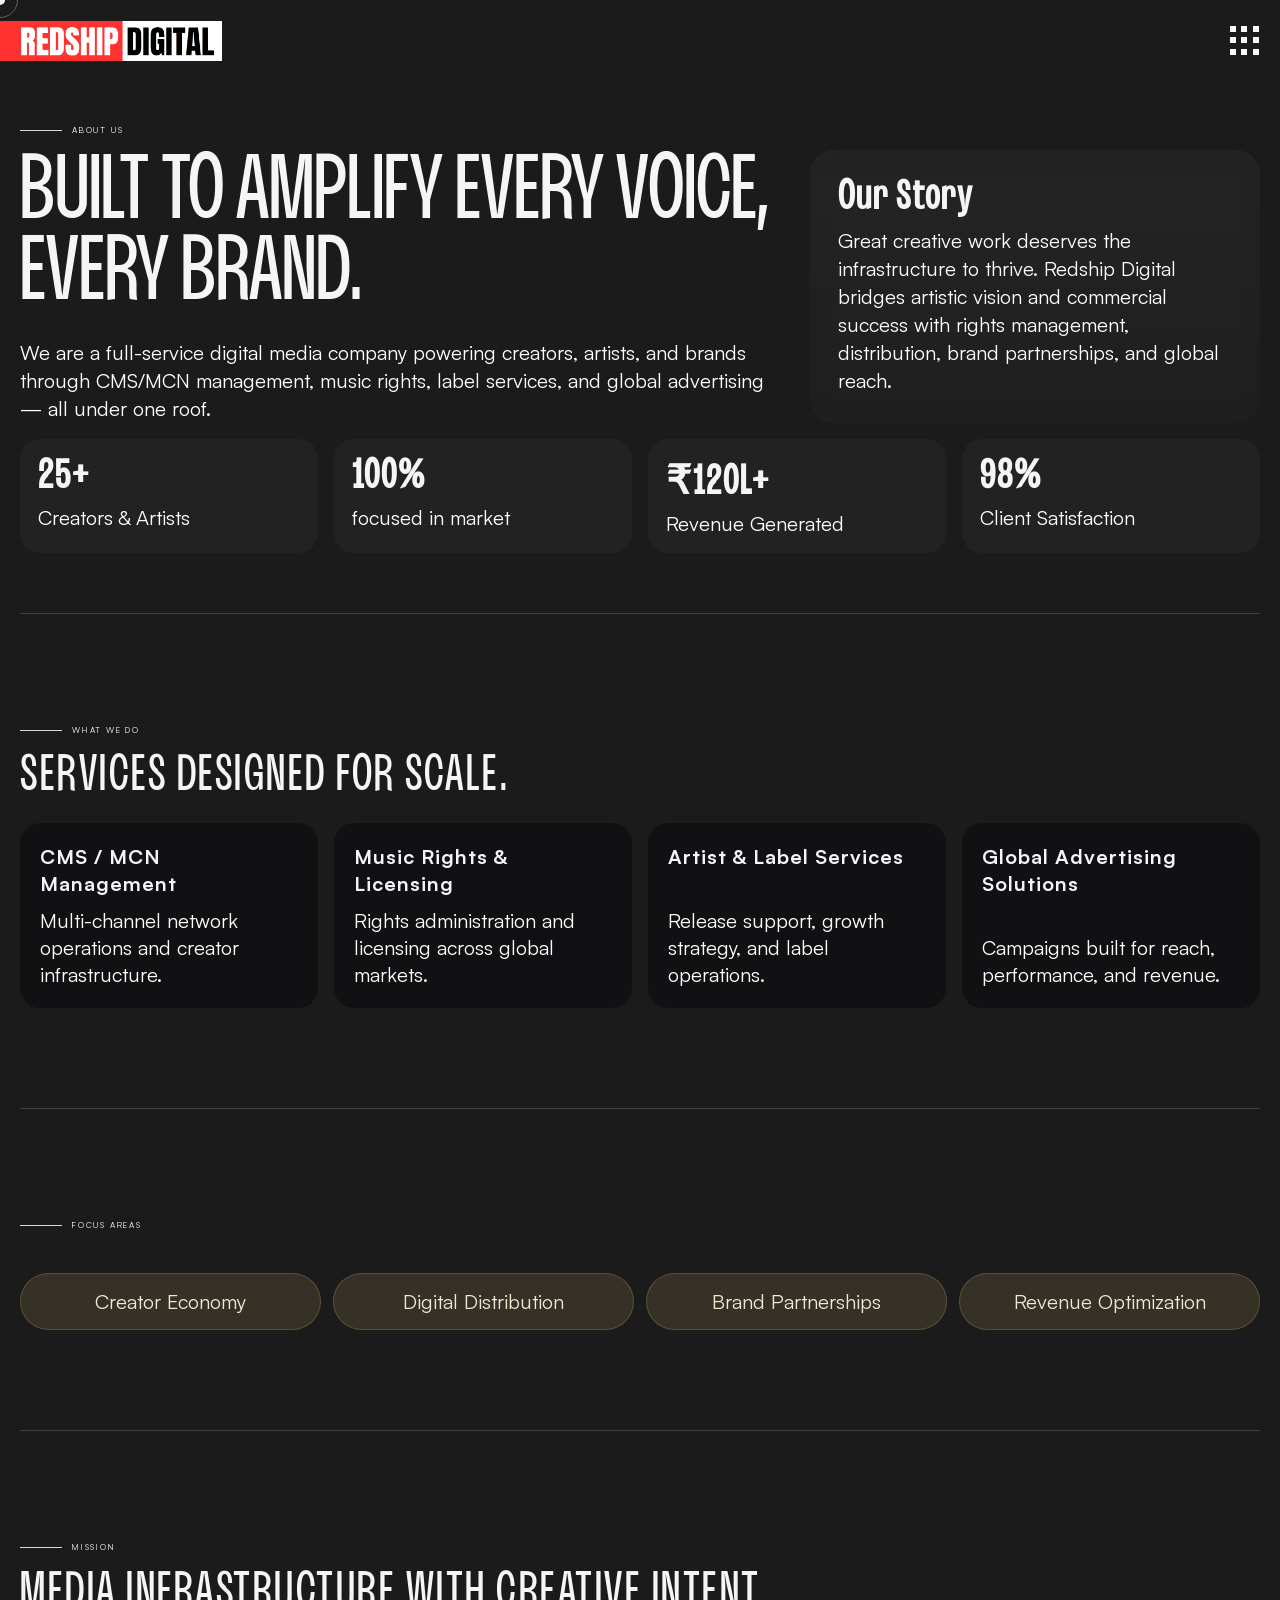
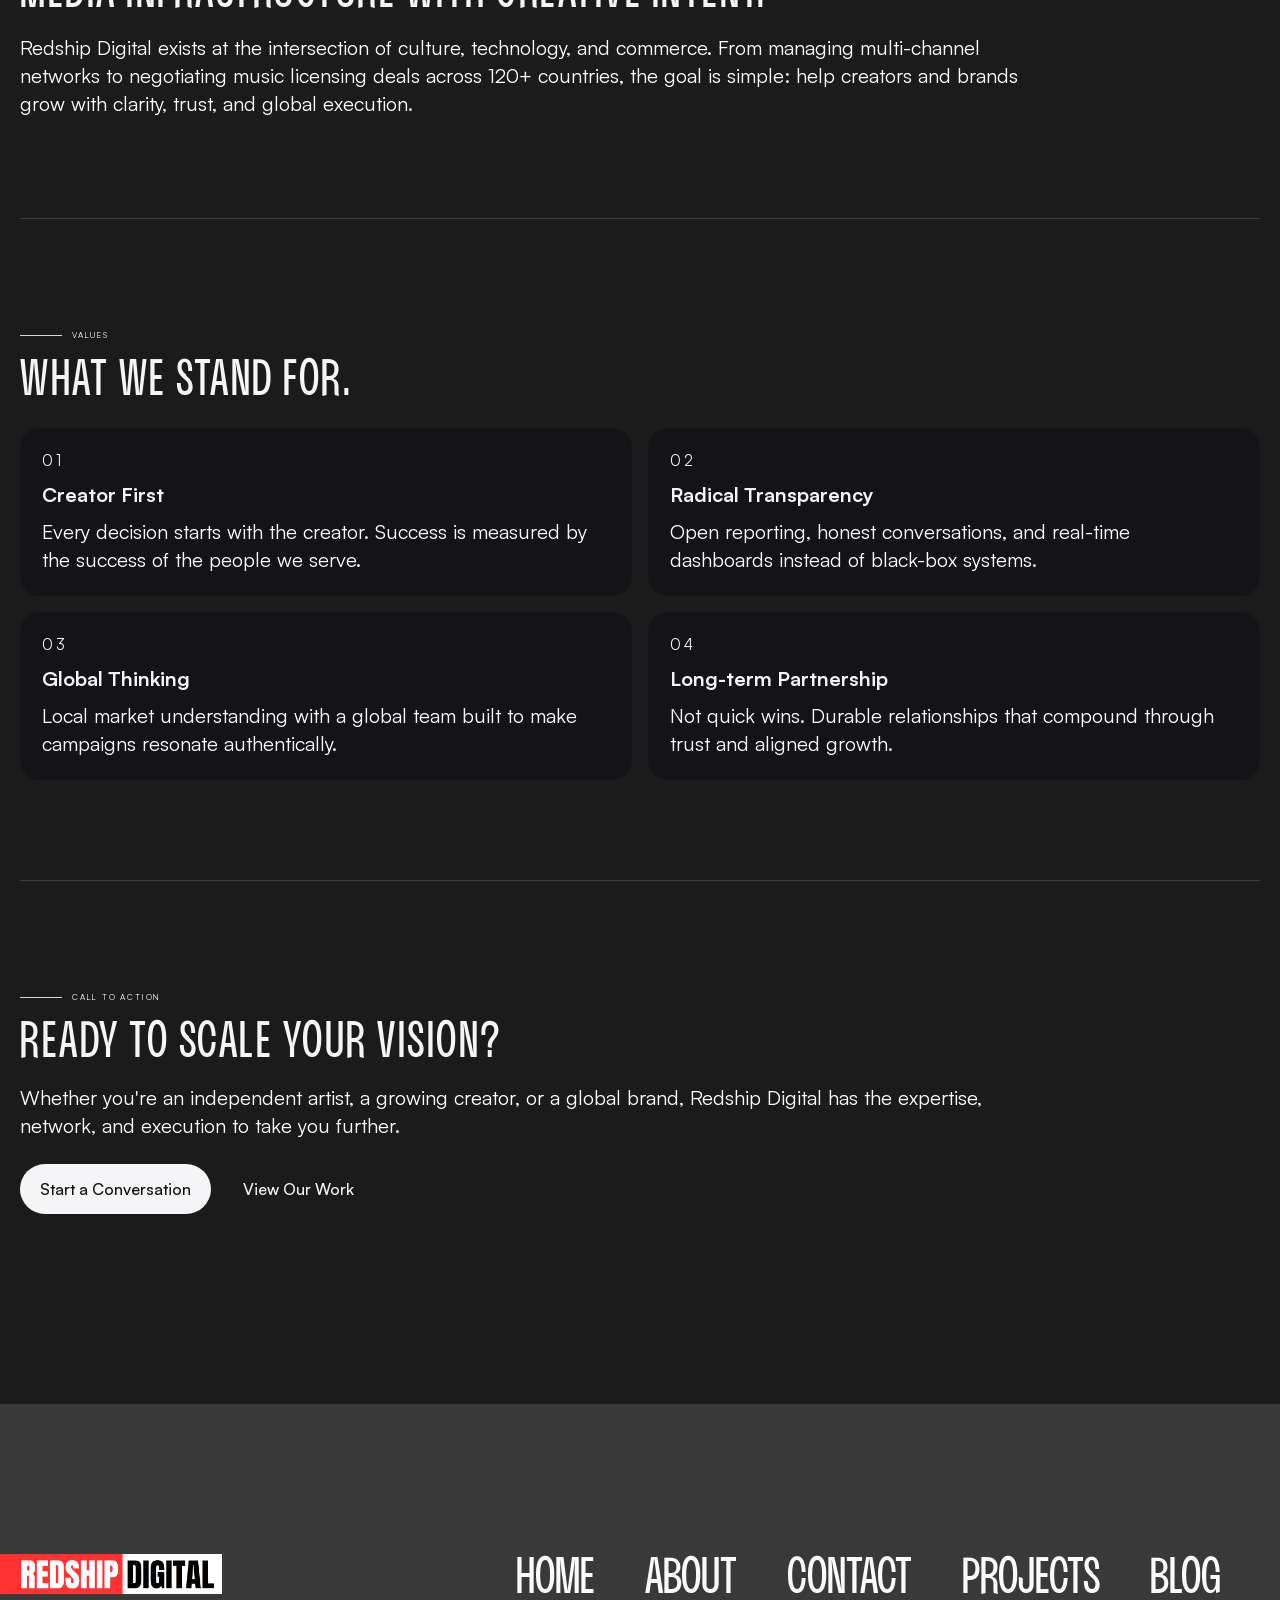
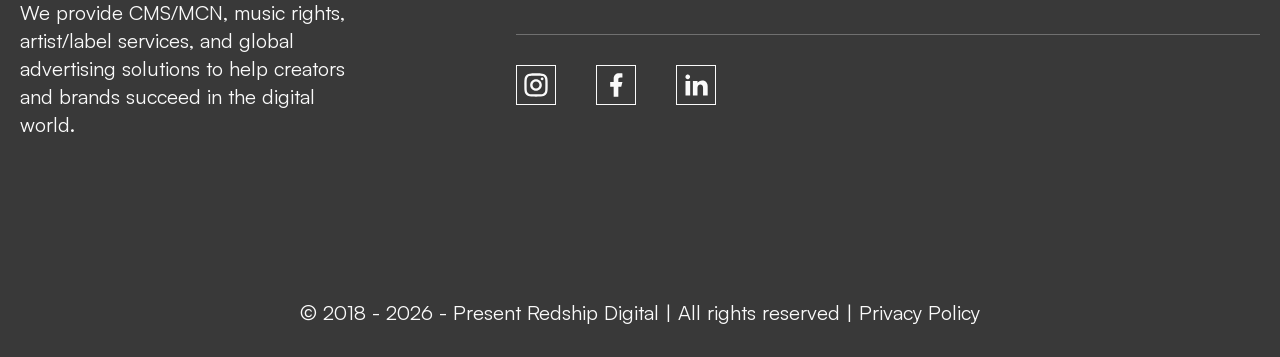
<file: about.html>
<!doctype html>
<html lang="en" class="no-js">

<head>
    <meta charset="UTF-8" />
    <meta name="viewport" content="width=device-width, initial-scale=1.0" />
    <link rel="icon" href="./favicon.ico" type="image/x-icon">
    <link rel="icon" type="image/png" sizes="32x32" href="./favicon-32x32.png">
    <link rel="icon" type="image/png" sizes="16x16" href="./favicon-16x16.png">
    <link rel="apple-touch-icon" sizes="180x180" href="./apple-touch-icon.png">
    <meta name="robots" content="index, follow">

    <title>About Us | Redship Digital</title>
    <meta name="description" content="Learn about Redship Digital, a modern digital media company helping creators, artists, and brands grow through CMS/MCN management, music rights, distribution, and performance-driven advertising solutions.">
<meta name="keywords" content="about Redship Digital, digital media company India, MCN company, CMS services, creator growth platform, music distribution services, artist management, digital strategy, content monetization, brand growth solutions">
<meta property="og:title" content="About Us">
<meta property="og:description" content="Learn about Redship Digital, a modern digital media company helping creators, artists, and brands grow through CMS/MCN management, music rights, distribution, and performance-driven advertising solutions.">
<meta property="og:image" content="https://redshipdigital.com/images/logo.png">
<meta property="og:url" content="https://redshipdigital.com/about">
<meta property="og:type" content="website">

<meta name="twitter:card" content="summary_large_image">
<meta name="twitter:title" content="About Us">
<meta name="twitter:description" content="Learn about Redship Digital, a modern digital media company helping creators, artists, and brands grow through CMS/MCN management, music rights, distribution, and performance-driven advertising solutions.">
<meta name="twitter:image" content="https://redshipdigital.com/images/logo.png">

    <!-- Fancybox CSS -->
    <link rel="stylesheet" href="https://cdn.jsdelivr.net/npm/@fancyapps/ui@5.0/dist/fancybox/fancybox.css" />
    <!-- Theme stylesheet -->
    <link rel="stylesheet" href="./css/style.css">

</head>

<body class="home page-template-default">

    <div id="page" class="site">

        <a style="display: none;" class="skip-link screen-reader-text" href="#content">Skip to content</a>

        <!-- ============================================================
             START: Only for page
        ============================================================ -->
        <header class="header-main-page">
            <div class="header-main">
                <div class="wrapper">
                    <div class="header-inner">
                        <div class="header-content">
                            <div class="header-left">
                                <div class="logo-sec">
                                    <a href="/"><img src="./images/logo.png" alt="logo"></a>
                                </div>
                            </div>
                            <div class="header-right">
                                <div class="menu-btn-wrapper menu__btn" id="menu__btn">
                                    <div class="menu-btn">
                                        <span class="menu-dot"></span>
                                        <span class="menu-dot"></span>
                                        <span class="menu-dot"></span>
                                        <span class="menu-dot"></span>
                                        <span class="menu-dot"></span>
                                        <span class="menu-dot"></span>
                                        <span class="menu-dot"></span>
                                        <span class="menu-dot"></span>
                                        <span class="menu-dot"></span>
                                    </div>
                                </div>
                                <nav class="site-menu" id="site-menu">
                                    <div class="nav-menu-overlay"></div>
                                    <div class="nav-menu-side">
                                        <div class="nav-menu-inner" id="nav-menu-inner-sec">
                                            <ul class="nav-menu">
                                                <li class="nav-link-block">
                                                    <a href="/"><span class="nav-link">Home <span
                                                                class="link-count">01</span></span></a>
                                                </li>
                                                <li class="nav-link-block">
                                                    <a href="/about"><span class="nav-link">About <span
                                                                class="link-count">02</span></span></a>
                                                </li>
                                                <li class="nav-link-block">
                                                    <a href="/projects"><span class="nav-link">Projects <span
                                                                class="link-count">03</span></span></a>
                                                </li>
                                                <li class="nav-link-block">
                                                    <a href="/contact"><span class="nav-link">Contact <span
                                                                class="link-count">04</span></span></a>
                                                </li>
                                                <li class="nav-link-block">
                                                    <a href="/blog"><span class="nav-link">Blog<span
                                                                class="link-count">05</span></span></a>
                                                </li>
                                            </ul>
                                            <div class="nav-social-media-sec">
                                                <div class="nav-social-media">
                                                    <a href="https://www.instagram.com/redshipdigital" target="_blank">
                                                        <div class="nav-social-link">INSTAGRAM</div>
                                                    </a>
                                                    <a href="https://www.facebook.com/redshipdigital" target="_blank">
                                                        <div class="nav-social-link">FACEBOOK</div>
                                                    </a>
                                                    <a href="http://linkedin.com/company/redshipdigital"
                                                        target="_blank">
                                                        <div class="nav-social-link">LINKEDIN</div>
                                                    </a>
                                                </div>
                                            </div>
                                        </div>
                                    </div>
                                </nav>
                            </div>
                        </div>
                    </div>
                </div>
            </div>
        </header>
        <!-- ============================================================
             END:
        ============================================================ -->


        <div id="content" class="site-content">
            <div id="primary" class="content-area">
                <main id="main" class="site-main">

<style>
    :root {
        --bg: #0b0b0d;
        --panel: #111114;
        --panel-2: #141418;
        --text: #f5f5f7;
        --muted: #ffffff;
        --accent-soft: rgba(214, 180, 106, 0.14);
        --max: 1180px;
    }


    body {
        color: var(--text);
    }

    a {
        color: inherit;
        text-decoration: none;
    }

    .container {
        width: min(100% - 32px, var(--max));
        margin: 0 auto;
    }

    .hero {
        display: flex;
        align-items: center;
        padding: 32px 0 40px;
        position: relative;
        overflow: hidden;
    }

    .brand {
        display: flex;
        flex-direction: column;
        gap: 4px;
    }

    .brand .name {
        font-size: 0.95rem;
        font-weight: 600;
        letter-spacing: 0.18em;
        text-transform: uppercase;
    }

    .brand .tag {
        color: var(--muted);
        font-size: 0.92rem;
    }

    .section-label {
        display: inline-flex;
        align-items: center;
        gap: 10px;
        color: var(--white);
        font-size: 0.82rem;
        letter-spacing: 0.22em;
        text-transform: uppercase;
        margin-bottom: 18px;
    }

    .section-label::before {
        content: "";
        width: 42px;
        height: 1px;
        background: var(--white);
        opacity: 0.85;
    }

    .hero-grid {
        display: grid;
        grid-template-columns: 1.25fr 0.75fr;
        gap: 40px;
        align-items: end;
    }

    .hero h1 {
        font-size: clamp(5rem, 7vw, 9rem);
        text-transform: uppercase;
        font-family: Bueno, Impact, sans-serif;
        font-weight: 400;
        line-height: 0.9;
    }

    .lead {
        margin: 24px 0 0;
        color: var(--muted);
        font-size: 2rem;
        max-width: 58ch;
    }

    .hero-card {
        background: linear-gradient(180deg, rgba(255, 255, 255, 0.04), rgba(255, 255, 255, 0.02));
        border: 1px solid var(--line);
        border-radius: 24px;
        padding: 28px;
        backdrop-filter: blur(10px);
    }

    .hero-card p {
        margin: 0;
        color: var(--muted);
        font-size: 2rem;
    }

    .hero-card strong {
        display: block;
        color: var(--text);
        font-size: 4rem;
        margin-bottom: 8px;
        font-family: Bueno, Impact, sans-serif;
        letter-spacing: 0.05em;
    }

    .metrics {
        display: grid;
        grid-template-columns: repeat(4, 1fr);
        gap: 16px;
        margin-top: 16px;
    }

    .metric {
        background: rgba(255, 255, 255, 0.03);
        border: 1px solid var(--line);
        border-radius: 20px;
        padding: 18px 18px 16px;
    }

    .metric .value {
        font-size: 4rem;
        font-weight: 700;
        margin-bottom: 6px;
        font-family: Bueno, Impact, sans-serif;
        letter-spacing: 0.05em;
    }

    .metric .label {
        color: var(--muted);
        font-size: 2rem;
    }

    .content {
        padding: 20px 0 90px;
    }

    .section {
        padding: 100px 0;
        border-top: 1px solid #3f3f3f;
    }

    .section h2 {
        margin: 0 0 18px;
        font-size: clamp(4rem, 7vw, 5rem);
        letter-spacing: 0.05em;
        text-transform: uppercase;
        font-family: Bueno, Impact, sans-serif;
        font-weight: 400;
        line-height: 0.9;
    }

    .section p {
        margin: 0;
        color: var(--muted);
        max-width: 78ch;
        font-size: 2rem;
    }

    .services {
        display: grid;
        grid-template-columns: repeat(4, 1fr);
        gap: 16px;
        margin-top: 24px;
    }

    .service {
        background: var(--panel);
        border: 1px solid var(--line);
        border-radius: 20px;
        padding: 20px;
        min-height: 120px;
        display: flex;
        flex-direction: column;
        justify-content: space-between;
    }

    .service span {
        color: var(--muted);
        font-size: 2rem;
    }

    .service strong {
        display: block;
        margin-bottom: 10px;
        letter-spacing: 0.05em;
        font-size: 2rem;
    }

    .pill-grid {
        display: grid;
        grid-template-columns: repeat(4, 1fr);
        gap: 12px;
        margin-top: 24px;
    }

    .pill {
        padding: 14px 16px;
        border-radius: 999px;
        background: var(--accent-soft);
        border: 1px solid rgba(214, 180, 106, 0.24);
        color: #f2e8d1;
        text-align: center;
        font-size: 2rem;
    }

    .values {
        display: grid;
        grid-template-columns: repeat(2, 1fr);
        gap: 16px;
        margin-top: 24px;
    }

    .value-card {
        padding: 22px;
        border-radius: 20px;
        background: var(--panel-2);
        border: 1px solid var(--line);
    }

    .value-card .index {
        color: var(--accent);
        font-size: 1.5rem;
        letter-spacing: 0.2em;
        text-transform: uppercase;
        margin-bottom: 10px;
    }

    .value-card h3 {
        margin: 0 0 10px;
        font-size: 2rem;
    }

    .value-card p {
        margin: 0;
        color: var(--muted);
    }

    .cta {
        margin-top: 24px;
        display: flex;
        gap: 12px;
        flex-wrap: wrap;
    }

    .btn {
        display: inline-flex;
        align-items: center;
        justify-content: center;
        padding: 14px 20px;
        border-radius: 999px;
        border: 1px solid var(--line);
        background: transparent;
        color: var(--text);
        font-weight: 500;
        transition: transform 0.2s ease, border-color 0.2s ease, background 0.2s ease;
    }

    .btn:hover {
        transform: translateY(-1px);
        border-color: rgba(214, 106, 106, 0.45);
        background: rgba(214, 180, 106, 0.06);
    }

    .btn.primary {
        background: var(--text);
        color: #111;
        border-color: transparent;
    }

    @media (max-width: 992px) {

        .hero-grid,
        .services,
        .metrics,
        .values,
        .pill-grid {
            grid-template-columns: 1fr 1fr;
        }

        .hero-grid {
            align-items: start;
        }
    }

    @media (max-width: 767px) {

        .hero-grid,
        .services,
        .metrics,
        .values,
        .pill-grid {
            grid-template-columns: 1fr;
        }

        .hero {
            min-height: auto;
            padding-top: 20px;
        }

        .section {
            padding: 40px 0;
        }


        .metric .value {
            font-size: 3rem;
        }

        .hero-card strong {
            font-size: 3rem;
        }


        .metric {
            padding: 28px;
        }

    }
</style>

<section class="hero">
    <div class="wrapper">

        <div class="hero-grid">
            <div>
                <div class="section-label">About Us</div>
                <h1>Built to amplify every voice, every brand.</h1>
                <p class="lead">
                    We are a full-service digital media company powering creators, artists, and brands through CMS/MCN
                    management,
                    music rights, label services, and global advertising — all under one roof.
                </p>
            </div>

            <aside class="hero-card">
                <strong>Our Story</strong>
                <p>
                    Great creative work deserves the infrastructure to thrive. Redship Digital bridges artistic vision
                    and commercial success
                    with rights management, distribution, brand partnerships, and global reach.
                </p>
            </aside>
        </div>

        <div class="metrics" aria-label="Company metrics">
            <div class="metric">
                <div class="value">25+</div>
                <div class="label">Creators &amp; Artists</div>
            </div>
            <div class="metric">
                <div class="value">100%</div>
                <div class="label">focused in market</div>
            </div>
            <div class="metric">
                <div class="value">₹120L+</div>
                <div class="label">Revenue Generated</div>
            </div>
            <div class="metric">
                <div class="value">98%</div>
                <div class="label">Client Satisfaction</div>
            </div>
        </div>
    </div>
</section>

<section class="content">
    <div class="wrapper">
        <div class="section">
            <div class="section-label">What We Do</div>
            <h2>Services designed for scale.</h2>
            <div class="services">
                <div class="service"><strong>CMS / MCN Management</strong><span>Multi-channel network operations and
                        creator infrastructure.</span></div>
                <div class="service"><strong>Music Rights &amp; Licensing</strong><span>Rights administration and
                        licensing across global markets.</span></div>
                <div class="service"><strong>Artist &amp; Label Services</strong><span>Release support, growth strategy,
                        and label operations.</span></div>
                <div class="service"><strong>Global Advertising Solutions</strong><span>Campaigns built for reach,
                        performance, and revenue.</span></div>
            </div>
        </div>

        <div class="section">
            <div class="section-label">Focus Areas</div>
            <div class="pill-grid">
                <div class="pill">Creator Economy</div>
                <div class="pill">Digital Distribution</div>
                <div class="pill">Brand Partnerships</div>
                <div class="pill">Revenue Optimization</div>
            </div>
        </div>

        <div class="section">
            <div class="section-label">Mission</div>
            <h2>Media infrastructure with creative intent.</h2>
            <p>
                Redship Digital exists at the intersection of culture, technology, and commerce. From managing
                multi-channel
                networks to
                negotiating music licensing deals across 120+ countries, the goal is simple: help creators and brands
                grow with clarity,
                trust, and global execution.
            </p>
        </div>

        <div class="section">
            <div class="section-label">Values</div>
            <h2>What we stand for.</h2>
            <div class="values">
                <div class="value-card">
                    <div class="index">01</div>
                    <h3>Creator First</h3>
                    <p>Every decision starts with the creator. Success is measured by the success of the people we
                        serve.</p>
                </div>
                <div class="value-card">
                    <div class="index">02</div>
                    <h3>Radical Transparency</h3>
                    <p>Open reporting, honest conversations, and real-time dashboards instead of black-box systems.</p>
                </div>
                <div class="value-card">
                    <div class="index">03</div>
                    <h3>Global Thinking</h3>
                    <p>Local market understanding with a global team built to make campaigns resonate authentically.</p>
                </div>
                <div class="value-card">
                    <div class="index">04</div>
                    <h3>Long-term Partnership</h3>
                    <p>Not quick wins. Durable relationships that compound through trust and aligned growth.</p>
                </div>
            </div>
        </div>

        <div class="section">
            <div class="section-label">Call to Action</div>
            <h2>Ready to scale your vision?</h2>
            <p>
                Whether you're an independent artist, a growing creator, or a global brand, Redship Digital has the
                expertise,
                network,
                and execution to take you further.
            </p>
            <div class="cta">
                <a class="btn primary" href="/contact">Start a Conversation</a>
                <a class="btn" href="/projects">View Our Work</a>
            </div>
        </div>

    </div>
</section>



                </main><!-- #main -->
            </div><!-- #primary -->
        </div><!-- #content -->

    </div><!-- #page -->


    <!-- ============================================================
         footer
    ============================================================ -->
    <footer>
        <div class="footer-sec">
            <div class="wrapper">
                <div class="footer-inner">

                    <div class="footer-left">
                        <div class="footer-title logo-sec">
                            <a href="/"><img src="./images/logo.png" alt="logo"></a>
                        </div>
                        <div class="footer-subtitle">
                            <p>We provide CMS/MCN, music rights, artist/label services, and global advertising solutions to
                                help creators and brands succeed in the digital world.</p>
                        </div>
                    </div>

                    <div class="footer-right">
                        <div class="footer-content footer-menu-content">
                            <ul class="footer-menu">
                                <li class="footer-menu-item"><a href="/">Home</a></li>
                                <li class="footer-menu-item"><a href="/about">About</a></li>
                                <li class="footer-menu-item"><a href="/contact">Contact</a></li>
                                <li class="footer-menu-item"><a href="/projects">Projects</a></li>
                                <li class="footer-menu-item"><a href="/blog">Blog</a></li>
                            </ul>
                        </div>

                        <div class="footer-content footer-social-content">
                            <ul>
                                <li>
                                    <a href="https://www.instagram.com/redshipdigital" target="_blank">
                                        <div class="social-icon-wrap">
                                            <div class="social-icon">
                                                <svg xmlns="http://www.w3.org/2000/svg" viewBox="0 0 24 24" fill="currentColor">
                                                    <path d="M12.001 9C10.3436 9 9.00098 10.3431 9.00098 12C9.00098 13.6573 10.3441 15 12.001 15C13.6583 15 15.001 13.6569 15.001 12C15.001 10.3427 13.6579 9 12.001 9ZM12.001 7C14.7614 7 17.001 9.2371 17.001 12C17.001 14.7605 14.7639 17 12.001 17C9.24051 17 7.00098 14.7629 7.00098 12C7.00098 9.23953 9.23808 7 12.001 7ZM18.501 6.74915C18.501 7.43926 17.9402 7.99917 17.251 7.99917C16.5609 7.99917 16.001 7.4384 16.001 6.74915C16.001 6.0599 16.5617 5.5 17.251 5.5C17.9393 5.49913 18.501 6.0599 18.501 6.74915ZM12.001 4C9.5265 4 9.12318 4.00655 7.97227 4.0578C7.18815 4.09461 6.66253 4.20007 6.17416 4.38967C5.74016 4.55799 5.42709 4.75898 5.09352 5.09255C4.75867 5.4274 4.55804 5.73963 4.3904 6.17383C4.20036 6.66332 4.09493 7.18811 4.05878 7.97115C4.00703 9.0752 4.00098 9.46105 4.00098 12C4.00098 14.4745 4.00753 14.8778 4.05877 16.0286C4.0956 16.8124 4.2012 17.3388 4.39034 17.826C4.5591 18.2606 4.7605 18.5744 5.09246 18.9064C5.42863 19.2421 5.74179 19.4434 6.17187 19.6094C6.66619 19.8005 7.19148 19.9061 7.97212 19.9422C9.07618 19.9939 9.46203 20 12.001 20C14.4755 20 14.8788 19.9934 16.0296 19.9422C16.8117 19.9055 17.3385 19.7996 17.827 19.6106C18.2604 19.4423 18.5752 19.2402 18.9074 18.9085C19.2436 18.5718 19.4445 18.2594 19.6107 17.8283C19.8013 17.3358 19.9071 16.8098 19.9432 16.0289C19.9949 14.9248 20.001 14.5389 20.001 12C20.001 9.52552 19.9944 9.12221 19.9432 7.97137C19.9064 7.18906 19.8005 6.66149 19.6113 6.17318C19.4434 5.74038 19.2417 5.42635 18.9084 5.09255C18.573 4.75715 18.2616 4.55693 17.8271 4.38942C17.338 4.19954 16.8124 4.09396 16.0298 4.05781C14.9258 4.00605 14.5399 4 12.001 4ZM12.001 2C14.7176 2 15.0568 2.01 16.1235 2.06C17.1876 2.10917 17.9135 2.2775 18.551 2.525C19.2101 2.77917 19.7668 3.1225 20.3226 3.67833C20.8776 4.23417 21.221 4.7925 21.476 5.45C21.7226 6.08667 21.891 6.81333 21.941 7.8775C21.9885 8.94417 22.001 9.28333 22.001 12C22.001 14.7167 21.991 15.0558 21.941 16.1225C21.8918 17.1867 21.7226 17.9125 21.476 18.55C21.2218 19.2092 20.8776 19.7658 20.3226 20.3217C19.7668 20.8767 19.2076 21.22 18.551 21.475C17.9135 21.7217 17.1876 21.89 16.1235 21.94C15.0568 21.9875 14.7176 22 12.001 22C9.28431 22 8.94514 21.99 7.87848 21.94C6.81431 21.8908 6.08931 21.7217 5.45098 21.475C4.79264 21.2208 4.23514 20.8767 3.67931 20.3217C3.12348 19.7658 2.78098 19.2067 2.52598 18.55C2.27848 17.9125 2.11098 17.1867 2.06098 16.1225C2.01348 15.0558 2.00098 14.7167 2.00098 12C2.00098 9.28333 2.01098 8.94417 2.06098 7.8775C2.11014 6.8125 2.27848 6.0875 2.52598 5.45C2.78014 4.79167 3.12348 4.23417 3.67931 3.67833C4.23514 3.1225 4.79348 2.78 5.45098 2.525C6.08848 2.2775 6.81348 2.11 7.87848 2.06C8.94514 2.0125 9.28431 2 12.001 2Z"></path>
                                                </svg>
                                            </div>
                                        </div>
                                    </a>
                                </li>
                                <li>
                                    <a href="https://www.facebook.com/redshipdigital" target="_blank">
                                        <div class="social-icon-wrap">
                                            <div class="social-icon">
                                                <svg xmlns="http://www.w3.org/2000/svg" viewBox="0 0 24 24" fill="currentColor">
                                                    <path d="M14 13.5H16.5L17.5 9.5H14V7.5C14 6.47062 14 5.5 16 5.5H17.5V2.1401C17.1743 2.09685 15.943 2 14.6429 2C11.9284 2 10 3.65686 10 6.69971V9.5H7V13.5H10V22H14V13.5Z"></path>
                                                </svg>
                                            </div>
                                        </div>
                                    </a>
                                </li>
                                <li>
                                    <a href="http://linkedin.com/company/redshipdigital" target="_blank">
                                        <div class="social-icon-wrap">
                                            <div class="social-icon">
                                                <svg xmlns="http://www.w3.org/2000/svg" viewBox="0 0 24 24" fill="currentColor">
                                                    <path d="M6.94048 4.99993C6.94011 5.81424 6.44608 6.54702 5.69134 6.85273C4.9366 7.15845 4.07187 6.97605 3.5049 6.39155C2.93793 5.80704 2.78195 4.93715 3.1105 4.19207C3.43906 3.44699 4.18654 2.9755 5.00048 2.99993C6.08155 3.03238 6.94097 3.91837 6.94048 4.99993ZM7.00048 8.47993H3.00048V20.9999H7.00048V8.47993ZM13.3205 8.47993H9.34048V20.9999H13.2805V14.4299C13.2805 10.7699 18.0505 10.4299 18.0505 14.4299V20.9999H22.0005V13.0699C22.0005 6.89993 14.9405 7.12993 13.2805 10.1599L13.3205 8.47993Z"></path>
                                                </svg>
                                            </div>
                                        </div>
                                    </a>
                                </li>
                            </ul>
                        </div>
                    </div>

                </div>
            </div>
        </div>

        <div class="footer-copyright-sec">
            <div class="wrapper">
                <div>
                    <div class="footer-copyright">
                        <p>© 2018 - 2026 - Present Redship Digital | All rights reserved | <a href="/privacy-policy">Privacy Policy</a></p>
                    </div>
                </div>
            </div>
        </div>
    </footer>


    <div class="cursor" id="cursor"></div>
<div class="cursor-ring" id="cursorRing"></div>


    <!-- ============================================================
         End footer
    ============================================================ -->

    <script src="https://cdnjs.cloudflare.com/ajax/libs/jquery/3.6.1/jquery.min.js"></script>
    <script src="./js/tilt.jquery.min.js"></script>
    <script src="./js/TweenMax.min.js"></script>
    <script src="./js/ScrollMagic.min.js"></script>
    <script src="./js/debug.addIndicators.min.js"></script>
    <script src="./js/animation.gsap.js"></script>
    <script src="./js/fancybox.umd.js"></script>
    <script src="./js/lax.js"></script>
    

    
    <script>
        // Cursor
        const cursor = document.getElementById('cursor');
        const ring = document.getElementById('cursorRing');
        let mx = 0, my = 0, rx = 0, ry = 0;
        document.addEventListener('mousemove', e => { mx = e.clientX; my = e.clientY; });
        function animateCursor() {
            cursor.style.left = mx + 'px'; cursor.style.top = my + 'px';
            rx += (mx - rx) * 0.12; ry += (my - ry) * 0.12;
            ring.style.left = rx + 'px'; ring.style.top = ry + 'px';
            requestAnimationFrame(animateCursor);
        }
        animateCursor();
    </script>
    
    <!-- Accordion -->
    <script>
        const items = document.querySelectorAll('.accordion button');

        function toggleAccordion() {
            const itemToggle = this.getAttribute('aria-expanded');
            for (let i = 0; i < items.length; i++) {
                items[i].setAttribute('aria-expanded', 'false');
            }
            if (itemToggle === 'false') {
                this.setAttribute('aria-expanded', 'true');
            }
        }

        items.forEach((item) => item.addEventListener('click', toggleAccordion));

        Fancybox.bind("[data-fancybox]", {});
    </script>

    <!-- Nav menu toggle + Banner tilt -->
    <script>
        var clicked = false;
        $('.menu__btn').on('click', function () {
            if (!clicked) {
                clicked = true;
                $(this).toggleClass('active');
                $('#nav-menu-inner-sec').toggleClass('active');
                if ($('#site-menu').hasClass('active')) {
                    $('.nav-menu-overlay').removeClass('active');
                    setTimeout(function () {
                        $('#nav-menu-inner-sec').removeClass('text-animation');
                        $('#site-menu').removeClass('active');
                        clicked = false;
                    }, 2000);
                } else {
                    $('#site-menu').addClass('active');
                    setTimeout(function () {
                        $('.nav-menu-overlay').addClass('active');
                        $('#nav-menu-inner-sec').addClass('text-animation');
                        clicked = false;
                    }, 2000);
                }
            }
        });

        $('.banner-title').tilt({
            glare: true,
            maxGlare: .5,
        });
    </script>


</body>
</html>
</file>
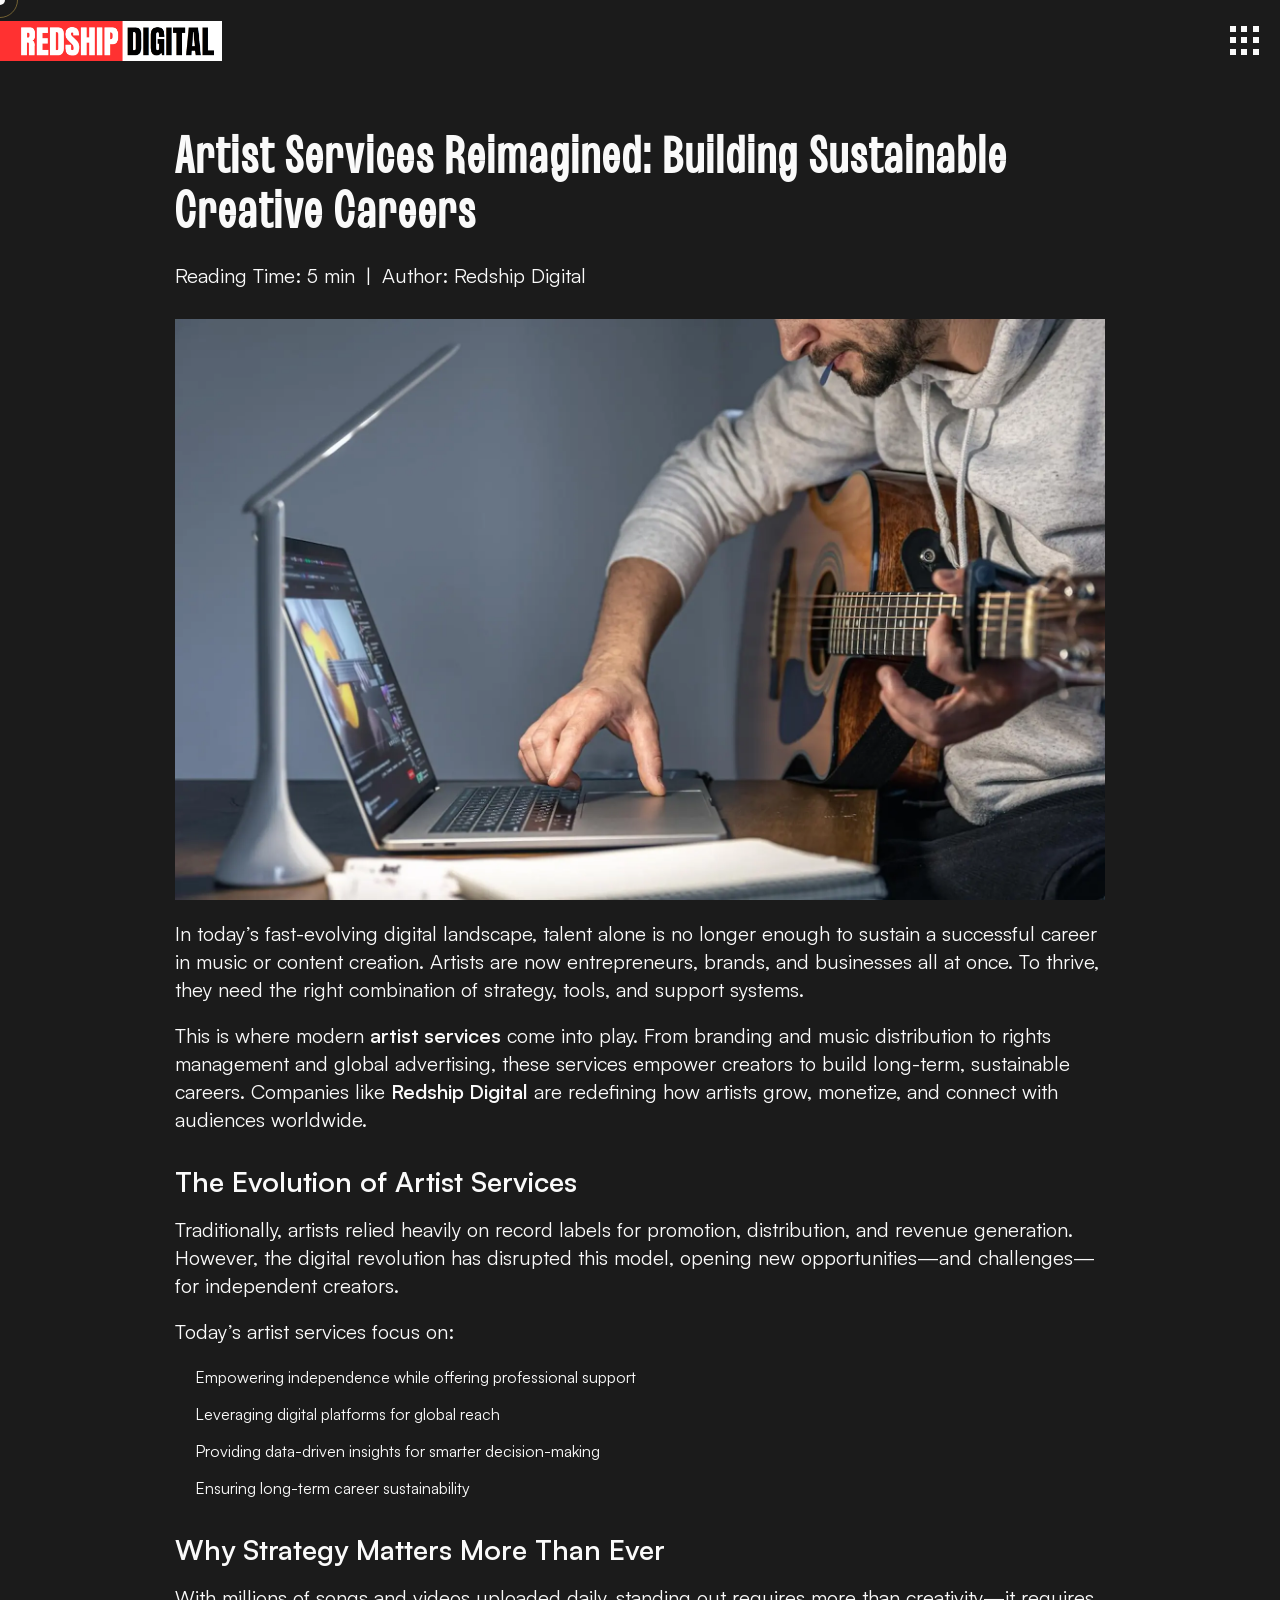
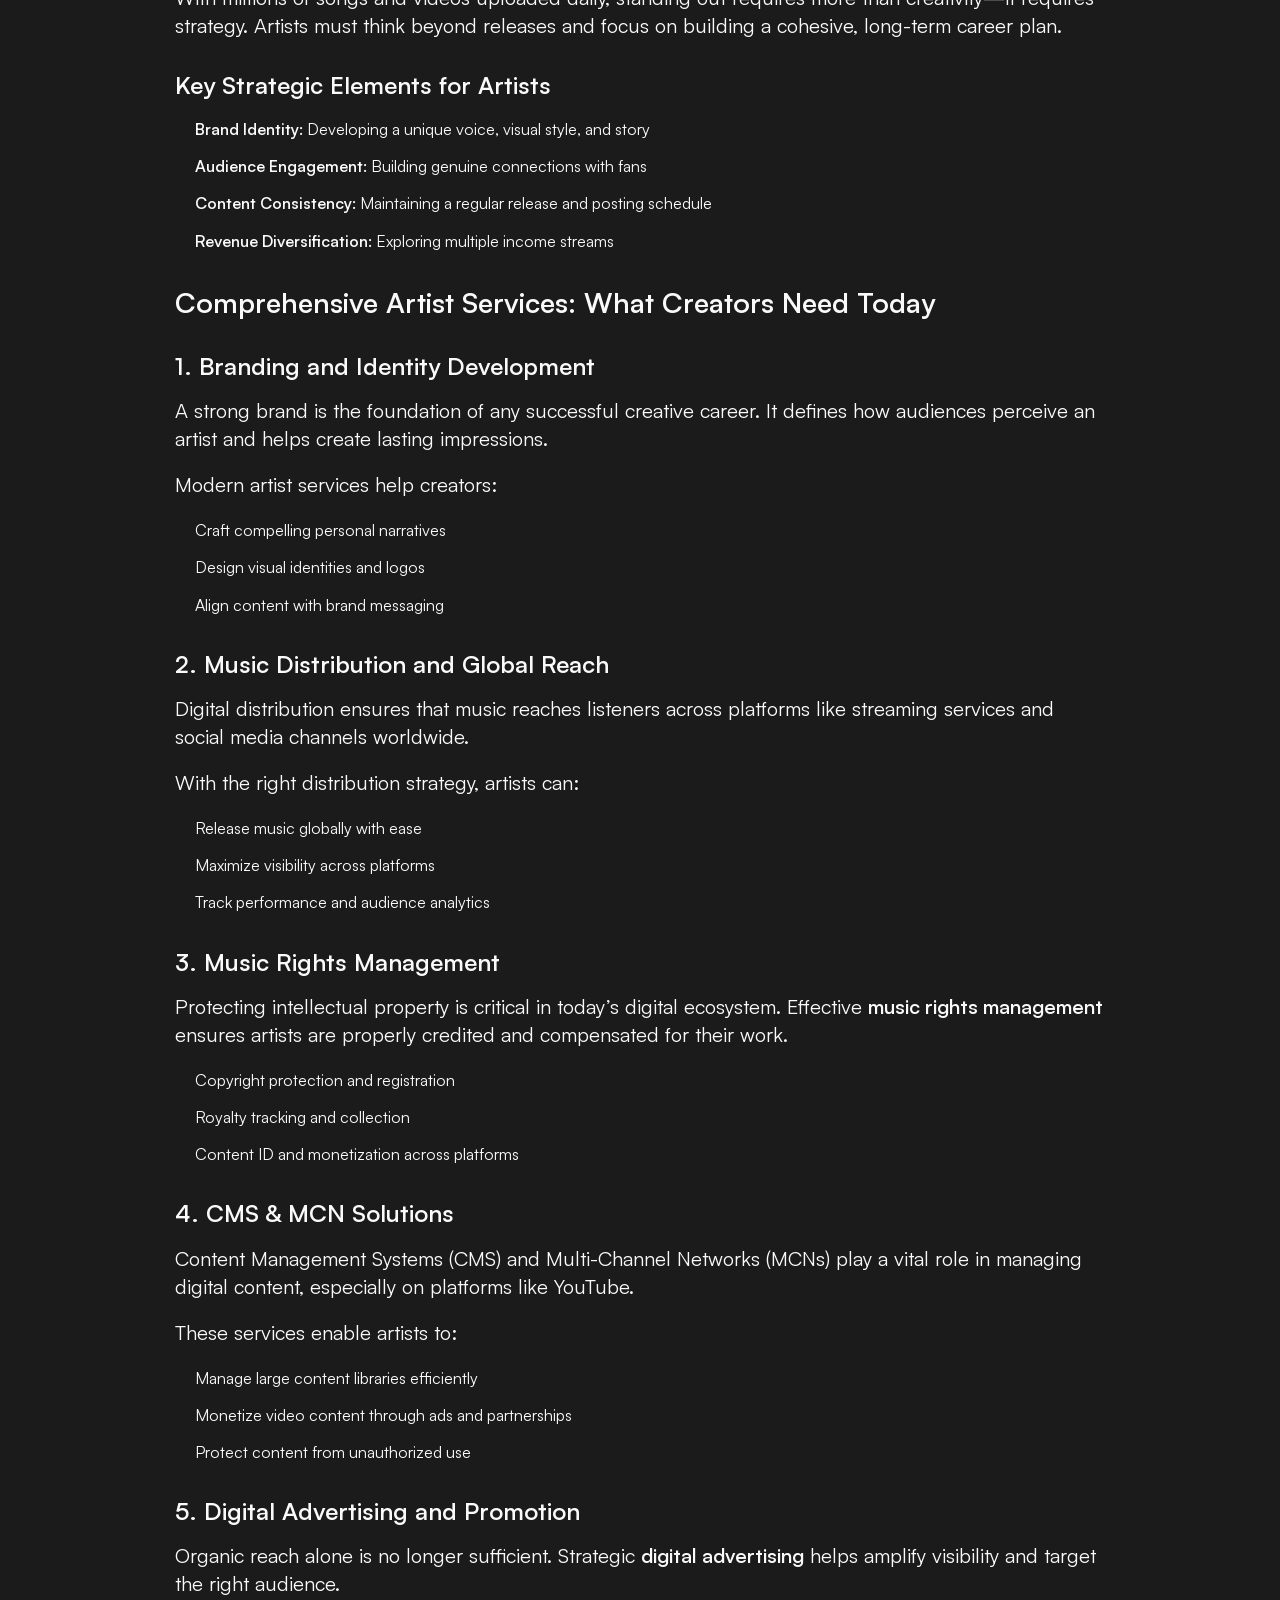
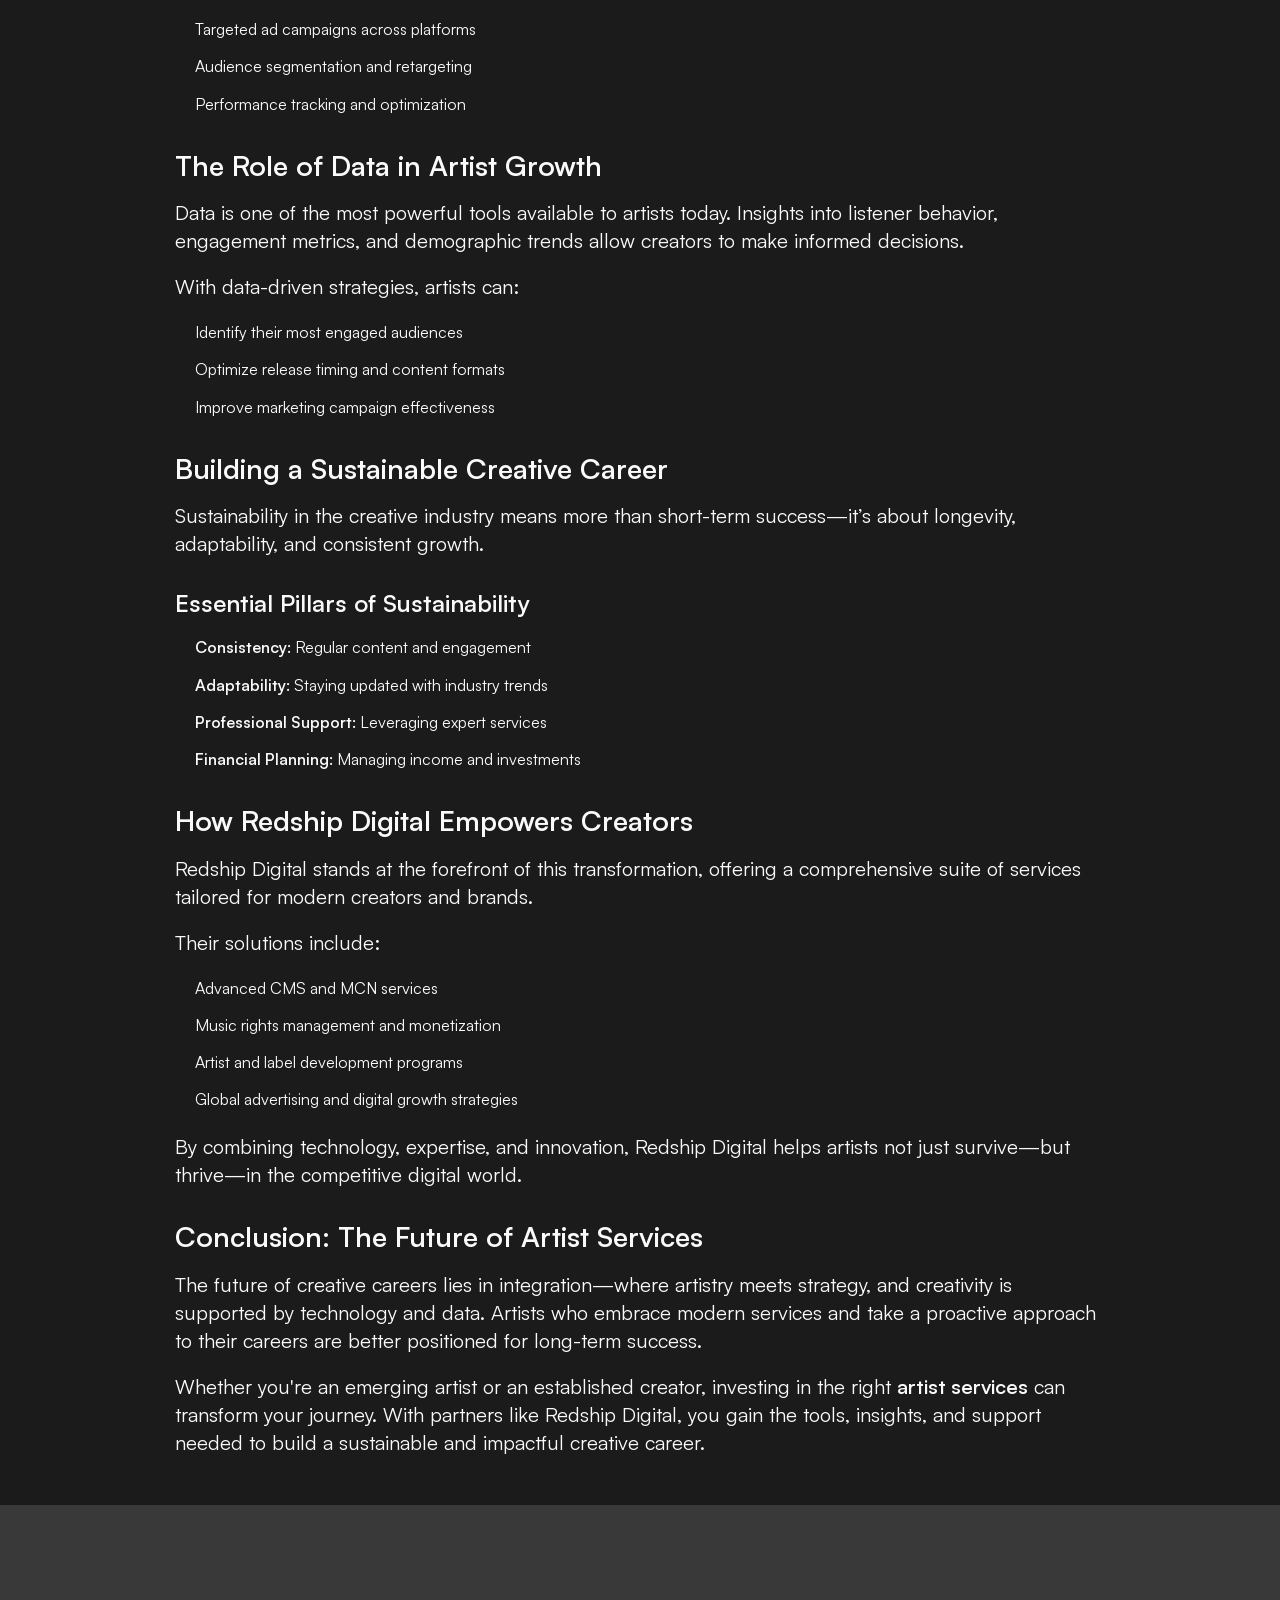
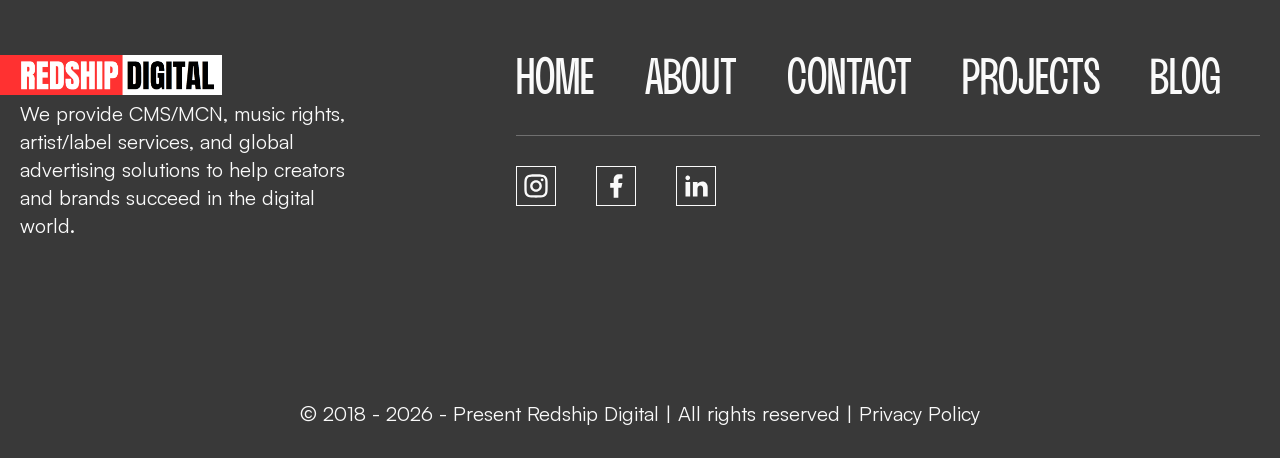
<file: artist-services-for-sustainable-careers.html>
<!doctype html>
<html lang="en" class="no-js">

<head>
    <meta charset="UTF-8" />
    <meta name="viewport" content="width=device-width, initial-scale=1.0" />
    <link rel="icon" href="./favicon.ico" type="image/x-icon">
    <link rel="icon" type="image/png" sizes="32x32" href="./favicon-32x32.png">
    <link rel="icon" type="image/png" sizes="16x16" href="./favicon-16x16.png">
    <link rel="apple-touch-icon" sizes="180x180" href="./apple-touch-icon.png">
    <meta name="robots" content="index, follow">

    <title>Artist Services Reimagined: Building Sustainable Creative Careers | Redship Digital</title>
    <meta name="description"
    content="Discover how modern artist services help creators build sustainable careers through branding, distribution, music rights management, and long-term strategy.">
<meta name="keywords"
    content="artist services, music distribution, branding for artists, music rights management, MCN services, CMS solutions, digital advertising for artists, Redship Digital">
<meta property="og:title" content="Artist Services Reimagined: Building Sustainable Creative Careers">
<meta property="og:description" content="Discover how modern artist services help creators build sustainable careers through branding, distribution, music rights management, and long-term strategy.">
<meta property="og:image" content="https://redshipdigital.com/images/logo.png">
<meta property="og:url" content="https://redshipdigital.com/artist-services-for-sustainable-careers">
<meta property="og:type" content="website">

<meta name="twitter:card" content="summary_large_image">
<meta name="twitter:title" content="Artist Services Reimagined: Building Sustainable Creative Careers">
<meta name="twitter:description" content="Discover how modern artist services help creators build sustainable careers through branding, distribution, music rights management, and long-term strategy.">
<meta name="twitter:image" content="https://redshipdigital.com/images/logo.png">

    <!-- Fancybox CSS -->
    <link rel="stylesheet" href="https://cdn.jsdelivr.net/npm/@fancyapps/ui@5.0/dist/fancybox/fancybox.css" />
    <!-- Theme stylesheet -->
    <link rel="stylesheet" href="./css/style.css">

</head>

<body class="home page-template-default">

    <div id="page" class="site">

        <a style="display: none;" class="skip-link screen-reader-text" href="#content">Skip to content</a>

        <!-- ============================================================
             START: Only for page
        ============================================================ -->
        <header class="header-main-page">
            <div class="header-main">
                <div class="wrapper">
                    <div class="header-inner">
                        <div class="header-content">
                            <div class="header-left">
                                <div class="logo-sec">
                                    <a href="/"><img src="./images/logo.png" alt="logo"></a>
                                </div>
                            </div>
                            <div class="header-right">
                                <div class="menu-btn-wrapper menu__btn" id="menu__btn">
                                    <div class="menu-btn">
                                        <span class="menu-dot"></span>
                                        <span class="menu-dot"></span>
                                        <span class="menu-dot"></span>
                                        <span class="menu-dot"></span>
                                        <span class="menu-dot"></span>
                                        <span class="menu-dot"></span>
                                        <span class="menu-dot"></span>
                                        <span class="menu-dot"></span>
                                        <span class="menu-dot"></span>
                                    </div>
                                </div>
                                <nav class="site-menu" id="site-menu">
                                    <div class="nav-menu-overlay"></div>
                                    <div class="nav-menu-side">
                                        <div class="nav-menu-inner" id="nav-menu-inner-sec">
                                            <ul class="nav-menu">
                                                <li class="nav-link-block">
                                                    <a href="/"><span class="nav-link">Home <span
                                                                class="link-count">01</span></span></a>
                                                </li>
                                                <li class="nav-link-block">
                                                    <a href="/about"><span class="nav-link">About <span
                                                                class="link-count">02</span></span></a>
                                                </li>
                                                <li class="nav-link-block">
                                                    <a href="/projects"><span class="nav-link">Projects <span
                                                                class="link-count">03</span></span></a>
                                                </li>
                                                <li class="nav-link-block">
                                                    <a href="/contact"><span class="nav-link">Contact <span
                                                                class="link-count">04</span></span></a>
                                                </li>
                                                <li class="nav-link-block">
                                                    <a href="/blog"><span class="nav-link">Blog<span
                                                                class="link-count">05</span></span></a>
                                                </li>
                                            </ul>
                                            <div class="nav-social-media-sec">
                                                <div class="nav-social-media">
                                                    <a href="https://www.instagram.com/redshipdigital" target="_blank">
                                                        <div class="nav-social-link">INSTAGRAM</div>
                                                    </a>
                                                    <a href="https://www.facebook.com/redshipdigital" target="_blank">
                                                        <div class="nav-social-link">FACEBOOK</div>
                                                    </a>
                                                    <a href="http://linkedin.com/company/redshipdigital"
                                                        target="_blank">
                                                        <div class="nav-social-link">LINKEDIN</div>
                                                    </a>
                                                </div>
                                            </div>
                                        </div>
                                    </div>
                                </nav>
                            </div>
                        </div>
                    </div>
                </div>
            </div>
        </header>
        <!-- ============================================================
             END:
        ============================================================ -->


        <div id="content" class="site-content">
            <div id="primary" class="content-area">
                <main id="main" class="site-main">

<div class="single-blog">
    <div class="wrapper">
        <div class="single-blog-inner ">
            <div class="single-blog-title">
                <h1>Artist Services Reimagined: Building Sustainable Creative Careers</h1>
            </div>
            <div class="single-blog-desc">
                Reading Time: 5 min
                <div> | </div>
                <div>Author: Redship Digital</div>
            </div>
            <img src="./images/artist-services-for-sustainable-careers.webp"
                alt="Artist Services Reimagined: Building Sustainable Creative Careers" loading="lazy">
            <div class="single-blog-content">
                <p>
                    In today’s fast-evolving digital landscape, talent alone is no longer enough to sustain a successful
                    career in music or content creation. Artists are now entrepreneurs, brands, and businesses all at
                    once. To thrive, they need the right combination of strategy, tools, and support systems.
                </p>

                <p>
                    This is where modern <strong>artist services</strong> come into play. From branding and music
                    distribution to rights management and global advertising, these services empower creators to build
                    long-term, sustainable careers. Companies like <strong>Redship Digital</strong> are redefining how
                    artists grow, monetize, and connect with audiences worldwide.
                </p>

                <h2>The Evolution of Artist Services</h2>

                <p>
                    Traditionally, artists relied heavily on record labels for promotion, distribution, and revenue
                    generation. However, the digital revolution has disrupted this model, opening new opportunities—and
                    challenges—for independent creators.
                </p>

                <p>
                    Today’s artist services focus on:
                </p>

                <ul>
                    <li>Empowering independence while offering professional support</li>
                    <li>Leveraging digital platforms for global reach</li>
                    <li>Providing data-driven insights for smarter decision-making</li>
                    <li>Ensuring long-term career sustainability</li>
                </ul>

                <h2>Why Strategy Matters More Than Ever</h2>

                <p>
                    With millions of songs and videos uploaded daily, standing out requires more than creativity—it
                    requires strategy. Artists must think beyond releases and focus on building a cohesive, long-term
                    career plan.
                </p>

                <h3>Key Strategic Elements for Artists</h3>

                <ul>
                    <li><strong>Brand Identity:</strong> Developing a unique voice, visual style, and story</li>
                    <li><strong>Audience Engagement:</strong> Building genuine connections with fans</li>
                    <li><strong>Content Consistency:</strong> Maintaining a regular release and posting schedule</li>
                    <li><strong>Revenue Diversification:</strong> Exploring multiple income streams</li>
                </ul>

                <h2>Comprehensive Artist Services: What Creators Need Today</h2>

                <h3>1. Branding and Identity Development</h3>

                <p>
                    A strong brand is the foundation of any successful creative career. It defines how audiences
                    perceive an artist and helps create lasting impressions.
                </p>

                <p>
                    Modern artist services help creators:
                </p>

                <ul>
                    <li>Craft compelling personal narratives</li>
                    <li>Design visual identities and logos</li>
                    <li>Align content with brand messaging</li>
                </ul>

                <h3>2. Music Distribution and Global Reach</h3>

                <p>
                    Digital distribution ensures that music reaches listeners across platforms like streaming services
                    and social media channels worldwide.
                </p>

                <p>
                    With the right distribution strategy, artists can:
                </p>

                <ul>
                    <li>Release music globally with ease</li>
                    <li>Maximize visibility across platforms</li>
                    <li>Track performance and audience analytics</li>
                </ul>

                <h3>3. Music Rights Management</h3>

                <p>
                    Protecting intellectual property is critical in today’s digital ecosystem. Effective <strong>music
                        rights management</strong> ensures artists are properly credited and compensated for their work.
                </p>

                <ul>
                    <li>Copyright protection and registration</li>
                    <li>Royalty tracking and collection</li>
                    <li>Content ID and monetization across platforms</li>
                </ul>

                <h3>4. CMS & MCN Solutions</h3>

                <p>
                    Content Management Systems (CMS) and Multi-Channel Networks (MCNs) play a vital role in managing
                    digital content, especially on platforms like YouTube.
                </p>

                <p>
                    These services enable artists to:
                </p>

                <ul>
                    <li>Manage large content libraries efficiently</li>
                    <li>Monetize video content through ads and partnerships</li>
                    <li>Protect content from unauthorized use</li>
                </ul>

                <h3>5. Digital Advertising and Promotion</h3>

                <p>
                    Organic reach alone is no longer sufficient. Strategic <strong>digital advertising</strong> helps
                    amplify visibility and target the right audience.
                </p>

                <ul>
                    <li>Targeted ad campaigns across platforms</li>
                    <li>Audience segmentation and retargeting</li>
                    <li>Performance tracking and optimization</li>
                </ul>

                <h2>The Role of Data in Artist Growth</h2>

                <p>
                    Data is one of the most powerful tools available to artists today. Insights into listener behavior,
                    engagement metrics, and demographic trends allow creators to make informed decisions.
                </p>

                <p>
                    With data-driven strategies, artists can:
                </p>

                <ul>
                    <li>Identify their most engaged audiences</li>
                    <li>Optimize release timing and content formats</li>
                    <li>Improve marketing campaign effectiveness</li>
                </ul>

                <h2>Building a Sustainable Creative Career</h2>

                <p>
                    Sustainability in the creative industry means more than short-term success—it’s about longevity,
                    adaptability, and consistent growth.
                </p>

                <h3>Essential Pillars of Sustainability</h3>

                <ul>
                    <li><strong>Consistency:</strong> Regular content and engagement</li>
                    <li><strong>Adaptability:</strong> Staying updated with industry trends</li>
                    <li><strong>Professional Support:</strong> Leveraging expert services</li>
                    <li><strong>Financial Planning:</strong> Managing income and investments</li>
                </ul>

                <h2>How Redship Digital Empowers Creators</h2>

                <p>
                    Redship Digital stands at the forefront of this transformation, offering a comprehensive suite of
                    services tailored for modern creators and brands.
                </p>

                <p>
                    Their solutions include:
                </p>

                <ul>
                    <li>Advanced CMS and MCN services</li>
                    <li>Music rights management and monetization</li>
                    <li>Artist and label development programs</li>
                    <li>Global advertising and digital growth strategies</li>
                </ul>

                <p>
                    By combining technology, expertise, and innovation, Redship Digital helps artists not just
                    survive—but thrive—in the competitive digital world.
                </p>

                <h2>Conclusion: The Future of Artist Services</h2>

                <p>
                    The future of creative careers lies in integration—where artistry meets strategy, and creativity is
                    supported by technology and data. Artists who embrace modern services and take a proactive approach
                    to their careers are better positioned for long-term success.
                </p>

                <p>
                    Whether you're an emerging artist or an established creator, investing in the right <strong>artist
                        services</strong> can transform your journey. With partners like Redship Digital, you gain the
                    tools, insights, and support needed to build a sustainable and impactful creative career.
                </p>

            </div>
        </div>
    </div>
</div>




                </main><!-- #main -->
            </div><!-- #primary -->
        </div><!-- #content -->

    </div><!-- #page -->


    <!-- ============================================================
         footer
    ============================================================ -->
    <footer>
        <div class="footer-sec">
            <div class="wrapper">
                <div class="footer-inner">

                    <div class="footer-left">
                        <div class="footer-title logo-sec">
                            <a href="/"><img src="./images/logo.png" alt="logo"></a>
                        </div>
                        <div class="footer-subtitle">
                            <p>We provide CMS/MCN, music rights, artist/label services, and global advertising solutions to
                                help creators and brands succeed in the digital world.</p>
                        </div>
                    </div>

                    <div class="footer-right">
                        <div class="footer-content footer-menu-content">
                            <ul class="footer-menu">
                                <li class="footer-menu-item"><a href="/">Home</a></li>
                                <li class="footer-menu-item"><a href="/about">About</a></li>
                                <li class="footer-menu-item"><a href="/contact">Contact</a></li>
                                <li class="footer-menu-item"><a href="/projects">Projects</a></li>
                                <li class="footer-menu-item"><a href="/blog">Blog</a></li>
                            </ul>
                        </div>

                        <div class="footer-content footer-social-content">
                            <ul>
                                <li>
                                    <a href="https://www.instagram.com/redshipdigital" target="_blank">
                                        <div class="social-icon-wrap">
                                            <div class="social-icon">
                                                <svg xmlns="http://www.w3.org/2000/svg" viewBox="0 0 24 24" fill="currentColor">
                                                    <path d="M12.001 9C10.3436 9 9.00098 10.3431 9.00098 12C9.00098 13.6573 10.3441 15 12.001 15C13.6583 15 15.001 13.6569 15.001 12C15.001 10.3427 13.6579 9 12.001 9ZM12.001 7C14.7614 7 17.001 9.2371 17.001 12C17.001 14.7605 14.7639 17 12.001 17C9.24051 17 7.00098 14.7629 7.00098 12C7.00098 9.23953 9.23808 7 12.001 7ZM18.501 6.74915C18.501 7.43926 17.9402 7.99917 17.251 7.99917C16.5609 7.99917 16.001 7.4384 16.001 6.74915C16.001 6.0599 16.5617 5.5 17.251 5.5C17.9393 5.49913 18.501 6.0599 18.501 6.74915ZM12.001 4C9.5265 4 9.12318 4.00655 7.97227 4.0578C7.18815 4.09461 6.66253 4.20007 6.17416 4.38967C5.74016 4.55799 5.42709 4.75898 5.09352 5.09255C4.75867 5.4274 4.55804 5.73963 4.3904 6.17383C4.20036 6.66332 4.09493 7.18811 4.05878 7.97115C4.00703 9.0752 4.00098 9.46105 4.00098 12C4.00098 14.4745 4.00753 14.8778 4.05877 16.0286C4.0956 16.8124 4.2012 17.3388 4.39034 17.826C4.5591 18.2606 4.7605 18.5744 5.09246 18.9064C5.42863 19.2421 5.74179 19.4434 6.17187 19.6094C6.66619 19.8005 7.19148 19.9061 7.97212 19.9422C9.07618 19.9939 9.46203 20 12.001 20C14.4755 20 14.8788 19.9934 16.0296 19.9422C16.8117 19.9055 17.3385 19.7996 17.827 19.6106C18.2604 19.4423 18.5752 19.2402 18.9074 18.9085C19.2436 18.5718 19.4445 18.2594 19.6107 17.8283C19.8013 17.3358 19.9071 16.8098 19.9432 16.0289C19.9949 14.9248 20.001 14.5389 20.001 12C20.001 9.52552 19.9944 9.12221 19.9432 7.97137C19.9064 7.18906 19.8005 6.66149 19.6113 6.17318C19.4434 5.74038 19.2417 5.42635 18.9084 5.09255C18.573 4.75715 18.2616 4.55693 17.8271 4.38942C17.338 4.19954 16.8124 4.09396 16.0298 4.05781C14.9258 4.00605 14.5399 4 12.001 4ZM12.001 2C14.7176 2 15.0568 2.01 16.1235 2.06C17.1876 2.10917 17.9135 2.2775 18.551 2.525C19.2101 2.77917 19.7668 3.1225 20.3226 3.67833C20.8776 4.23417 21.221 4.7925 21.476 5.45C21.7226 6.08667 21.891 6.81333 21.941 7.8775C21.9885 8.94417 22.001 9.28333 22.001 12C22.001 14.7167 21.991 15.0558 21.941 16.1225C21.8918 17.1867 21.7226 17.9125 21.476 18.55C21.2218 19.2092 20.8776 19.7658 20.3226 20.3217C19.7668 20.8767 19.2076 21.22 18.551 21.475C17.9135 21.7217 17.1876 21.89 16.1235 21.94C15.0568 21.9875 14.7176 22 12.001 22C9.28431 22 8.94514 21.99 7.87848 21.94C6.81431 21.8908 6.08931 21.7217 5.45098 21.475C4.79264 21.2208 4.23514 20.8767 3.67931 20.3217C3.12348 19.7658 2.78098 19.2067 2.52598 18.55C2.27848 17.9125 2.11098 17.1867 2.06098 16.1225C2.01348 15.0558 2.00098 14.7167 2.00098 12C2.00098 9.28333 2.01098 8.94417 2.06098 7.8775C2.11014 6.8125 2.27848 6.0875 2.52598 5.45C2.78014 4.79167 3.12348 4.23417 3.67931 3.67833C4.23514 3.1225 4.79348 2.78 5.45098 2.525C6.08848 2.2775 6.81348 2.11 7.87848 2.06C8.94514 2.0125 9.28431 2 12.001 2Z"></path>
                                                </svg>
                                            </div>
                                        </div>
                                    </a>
                                </li>
                                <li>
                                    <a href="https://www.facebook.com/redshipdigital" target="_blank">
                                        <div class="social-icon-wrap">
                                            <div class="social-icon">
                                                <svg xmlns="http://www.w3.org/2000/svg" viewBox="0 0 24 24" fill="currentColor">
                                                    <path d="M14 13.5H16.5L17.5 9.5H14V7.5C14 6.47062 14 5.5 16 5.5H17.5V2.1401C17.1743 2.09685 15.943 2 14.6429 2C11.9284 2 10 3.65686 10 6.69971V9.5H7V13.5H10V22H14V13.5Z"></path>
                                                </svg>
                                            </div>
                                        </div>
                                    </a>
                                </li>
                                <li>
                                    <a href="http://linkedin.com/company/redshipdigital" target="_blank">
                                        <div class="social-icon-wrap">
                                            <div class="social-icon">
                                                <svg xmlns="http://www.w3.org/2000/svg" viewBox="0 0 24 24" fill="currentColor">
                                                    <path d="M6.94048 4.99993C6.94011 5.81424 6.44608 6.54702 5.69134 6.85273C4.9366 7.15845 4.07187 6.97605 3.5049 6.39155C2.93793 5.80704 2.78195 4.93715 3.1105 4.19207C3.43906 3.44699 4.18654 2.9755 5.00048 2.99993C6.08155 3.03238 6.94097 3.91837 6.94048 4.99993ZM7.00048 8.47993H3.00048V20.9999H7.00048V8.47993ZM13.3205 8.47993H9.34048V20.9999H13.2805V14.4299C13.2805 10.7699 18.0505 10.4299 18.0505 14.4299V20.9999H22.0005V13.0699C22.0005 6.89993 14.9405 7.12993 13.2805 10.1599L13.3205 8.47993Z"></path>
                                                </svg>
                                            </div>
                                        </div>
                                    </a>
                                </li>
                            </ul>
                        </div>
                    </div>

                </div>
            </div>
        </div>

        <div class="footer-copyright-sec">
            <div class="wrapper">
                <div>
                    <div class="footer-copyright">
                        <p>© 2018 - 2026 - Present Redship Digital | All rights reserved | <a href="/privacy-policy">Privacy Policy</a></p>
                    </div>
                </div>
            </div>
        </div>
    </footer>


    <div class="cursor" id="cursor"></div>
<div class="cursor-ring" id="cursorRing"></div>


    <!-- ============================================================
         End footer
    ============================================================ -->

    <script src="https://cdnjs.cloudflare.com/ajax/libs/jquery/3.6.1/jquery.min.js"></script>
    <script src="./js/tilt.jquery.min.js"></script>
    <script src="./js/TweenMax.min.js"></script>
    <script src="./js/ScrollMagic.min.js"></script>
    <script src="./js/debug.addIndicators.min.js"></script>
    <script src="./js/animation.gsap.js"></script>
    <script src="./js/fancybox.umd.js"></script>
    <script src="./js/lax.js"></script>
    

    
    <script>
        // Cursor
        const cursor = document.getElementById('cursor');
        const ring = document.getElementById('cursorRing');
        let mx = 0, my = 0, rx = 0, ry = 0;
        document.addEventListener('mousemove', e => { mx = e.clientX; my = e.clientY; });
        function animateCursor() {
            cursor.style.left = mx + 'px'; cursor.style.top = my + 'px';
            rx += (mx - rx) * 0.12; ry += (my - ry) * 0.12;
            ring.style.left = rx + 'px'; ring.style.top = ry + 'px';
            requestAnimationFrame(animateCursor);
        }
        animateCursor();
    </script>
    
    <!-- Accordion -->
    <script>
        const items = document.querySelectorAll('.accordion button');

        function toggleAccordion() {
            const itemToggle = this.getAttribute('aria-expanded');
            for (let i = 0; i < items.length; i++) {
                items[i].setAttribute('aria-expanded', 'false');
            }
            if (itemToggle === 'false') {
                this.setAttribute('aria-expanded', 'true');
            }
        }

        items.forEach((item) => item.addEventListener('click', toggleAccordion));

        Fancybox.bind("[data-fancybox]", {});
    </script>

    <!-- Nav menu toggle + Banner tilt -->
    <script>
        var clicked = false;
        $('.menu__btn').on('click', function () {
            if (!clicked) {
                clicked = true;
                $(this).toggleClass('active');
                $('#nav-menu-inner-sec').toggleClass('active');
                if ($('#site-menu').hasClass('active')) {
                    $('.nav-menu-overlay').removeClass('active');
                    setTimeout(function () {
                        $('#nav-menu-inner-sec').removeClass('text-animation');
                        $('#site-menu').removeClass('active');
                        clicked = false;
                    }, 2000);
                } else {
                    $('#site-menu').addClass('active');
                    setTimeout(function () {
                        $('.nav-menu-overlay').addClass('active');
                        $('#nav-menu-inner-sec').addClass('text-animation');
                        clicked = false;
                    }, 2000);
                }
            }
        });

        $('.banner-title').tilt({
            glare: true,
            maxGlare: .5,
        });
    </script>


</body>
</html>
</file>
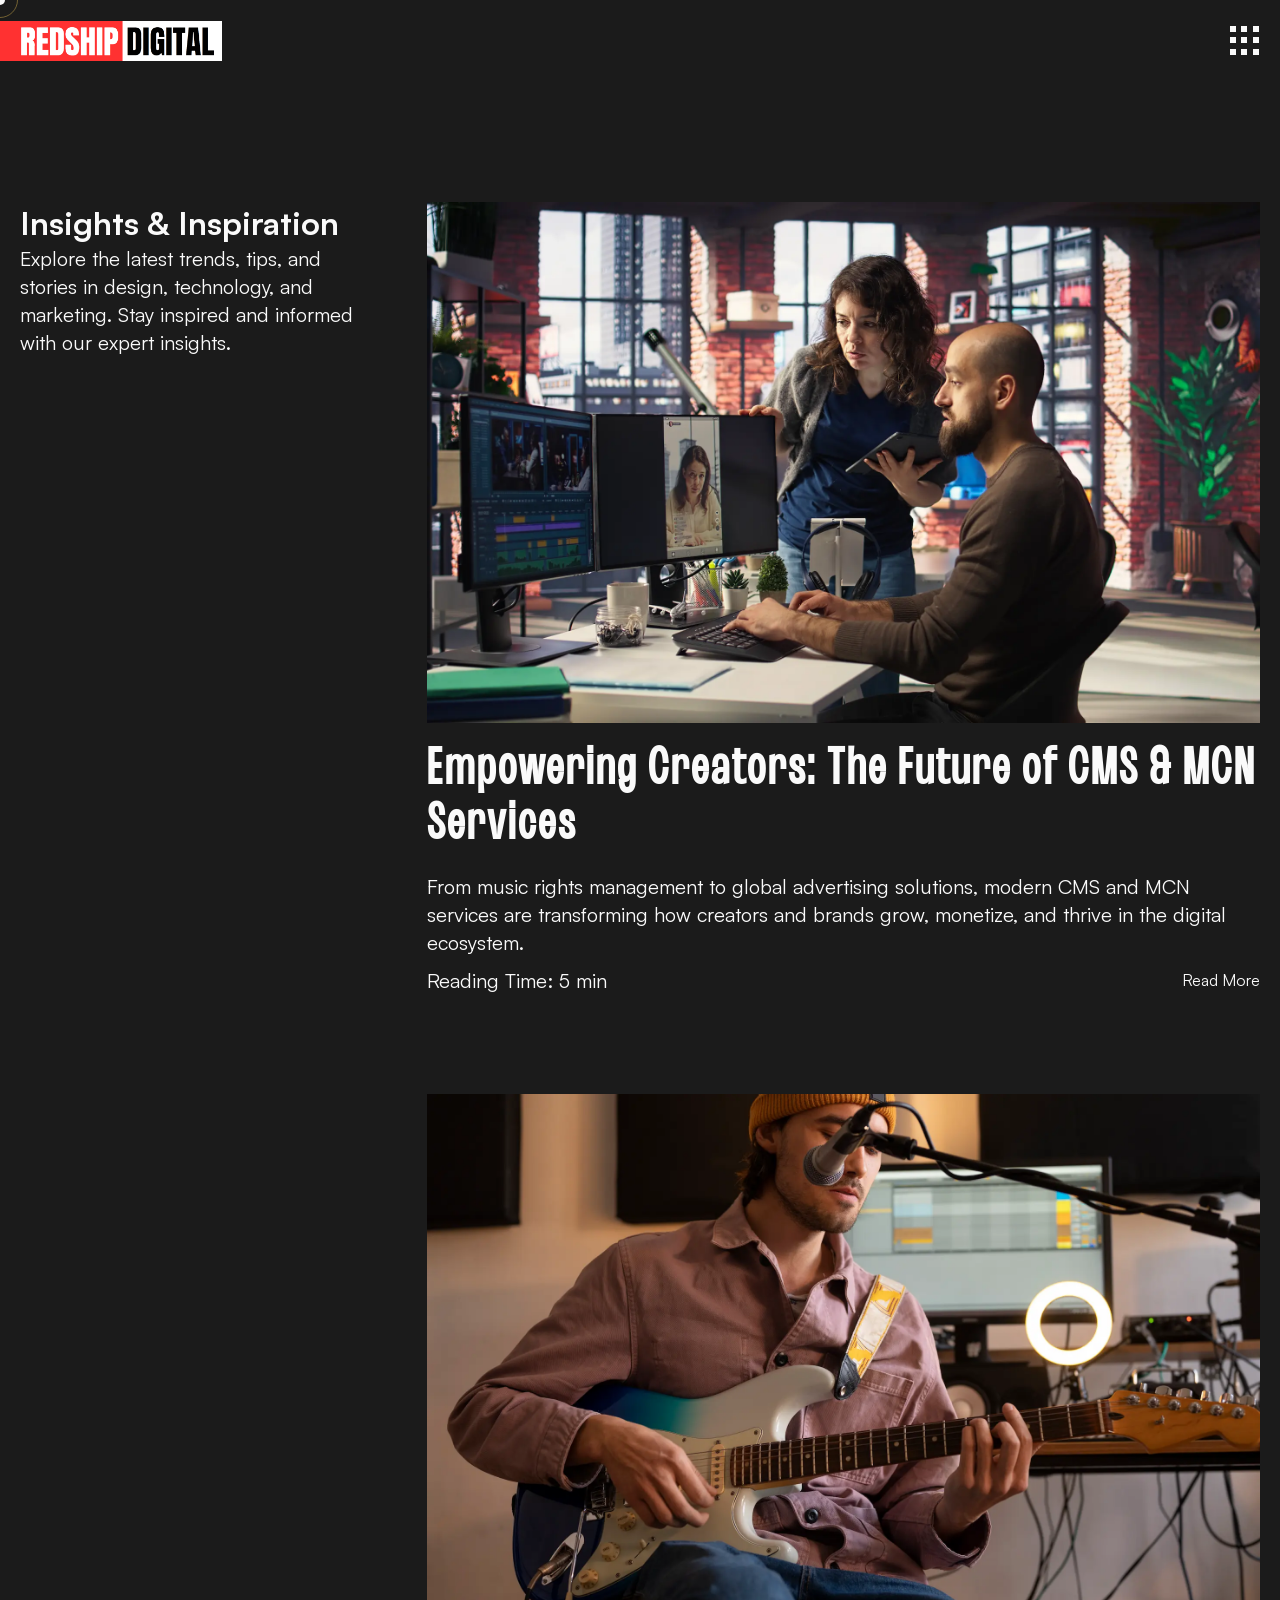
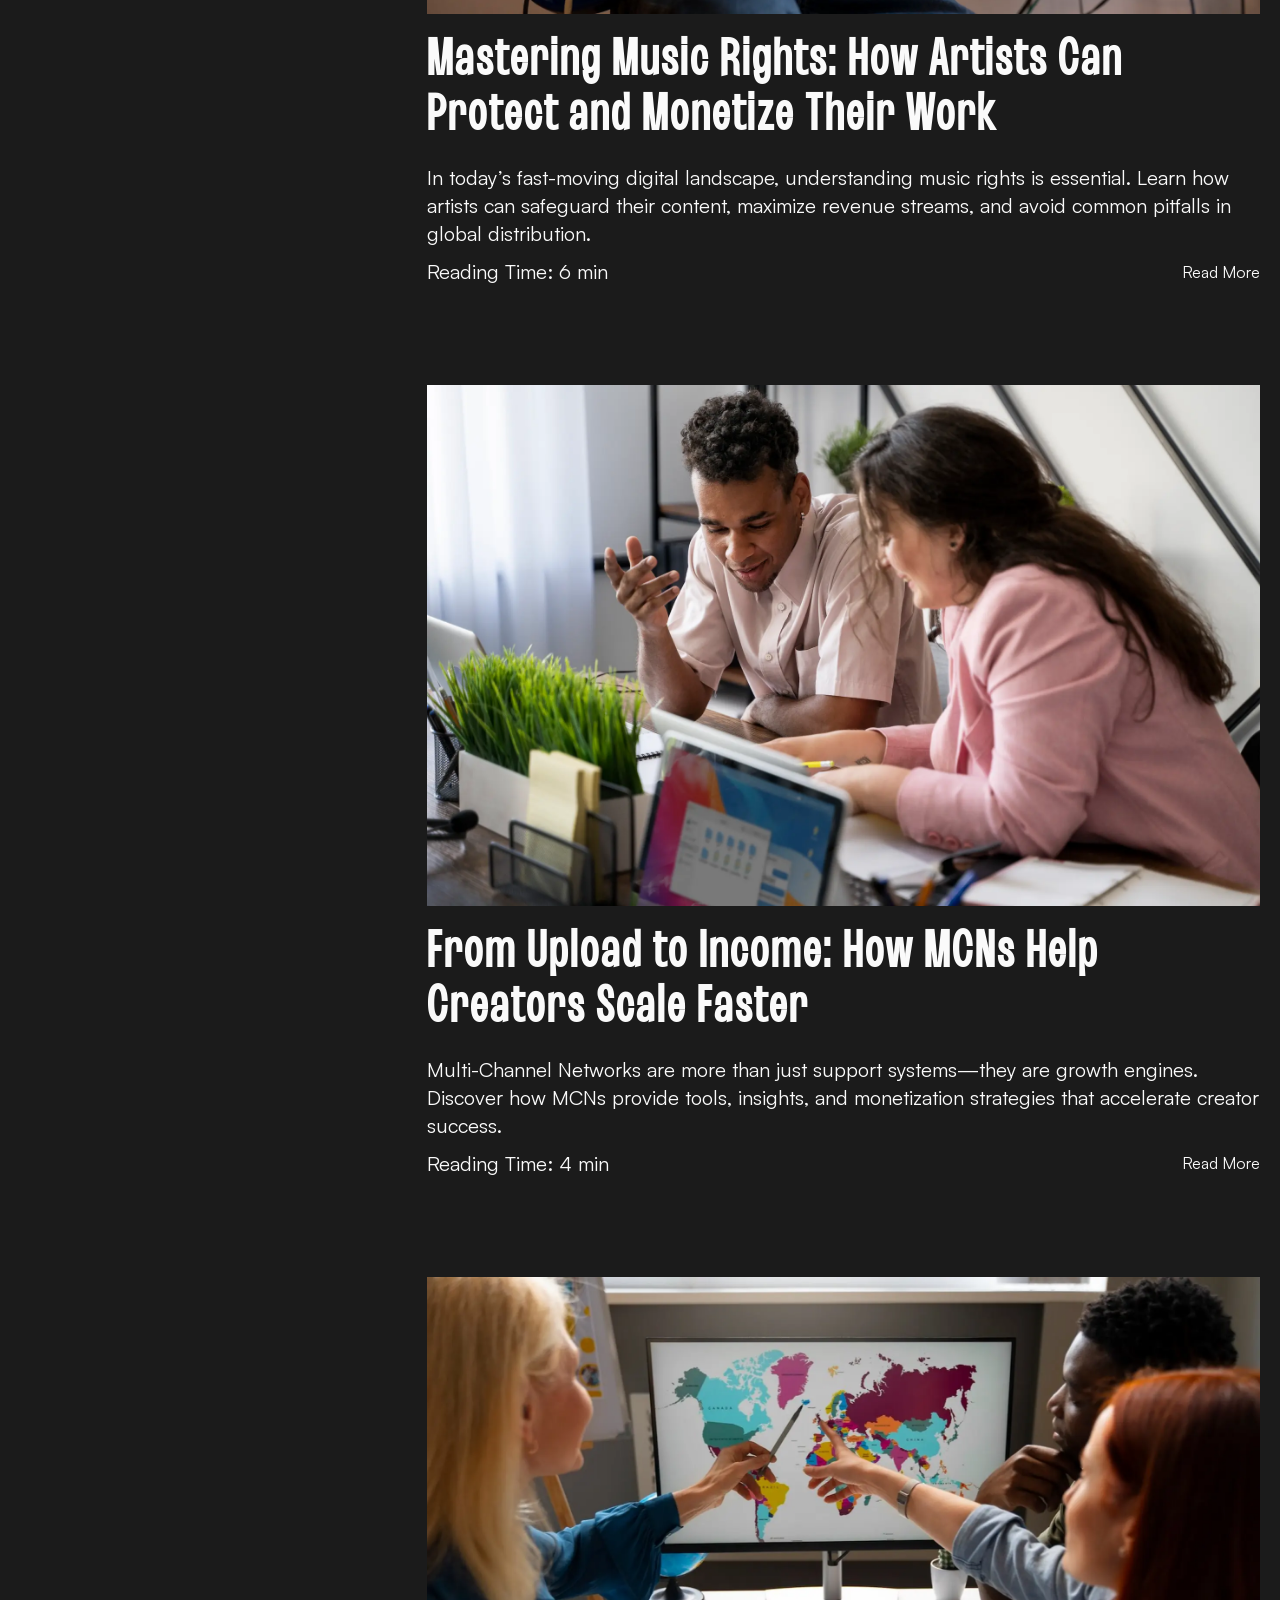
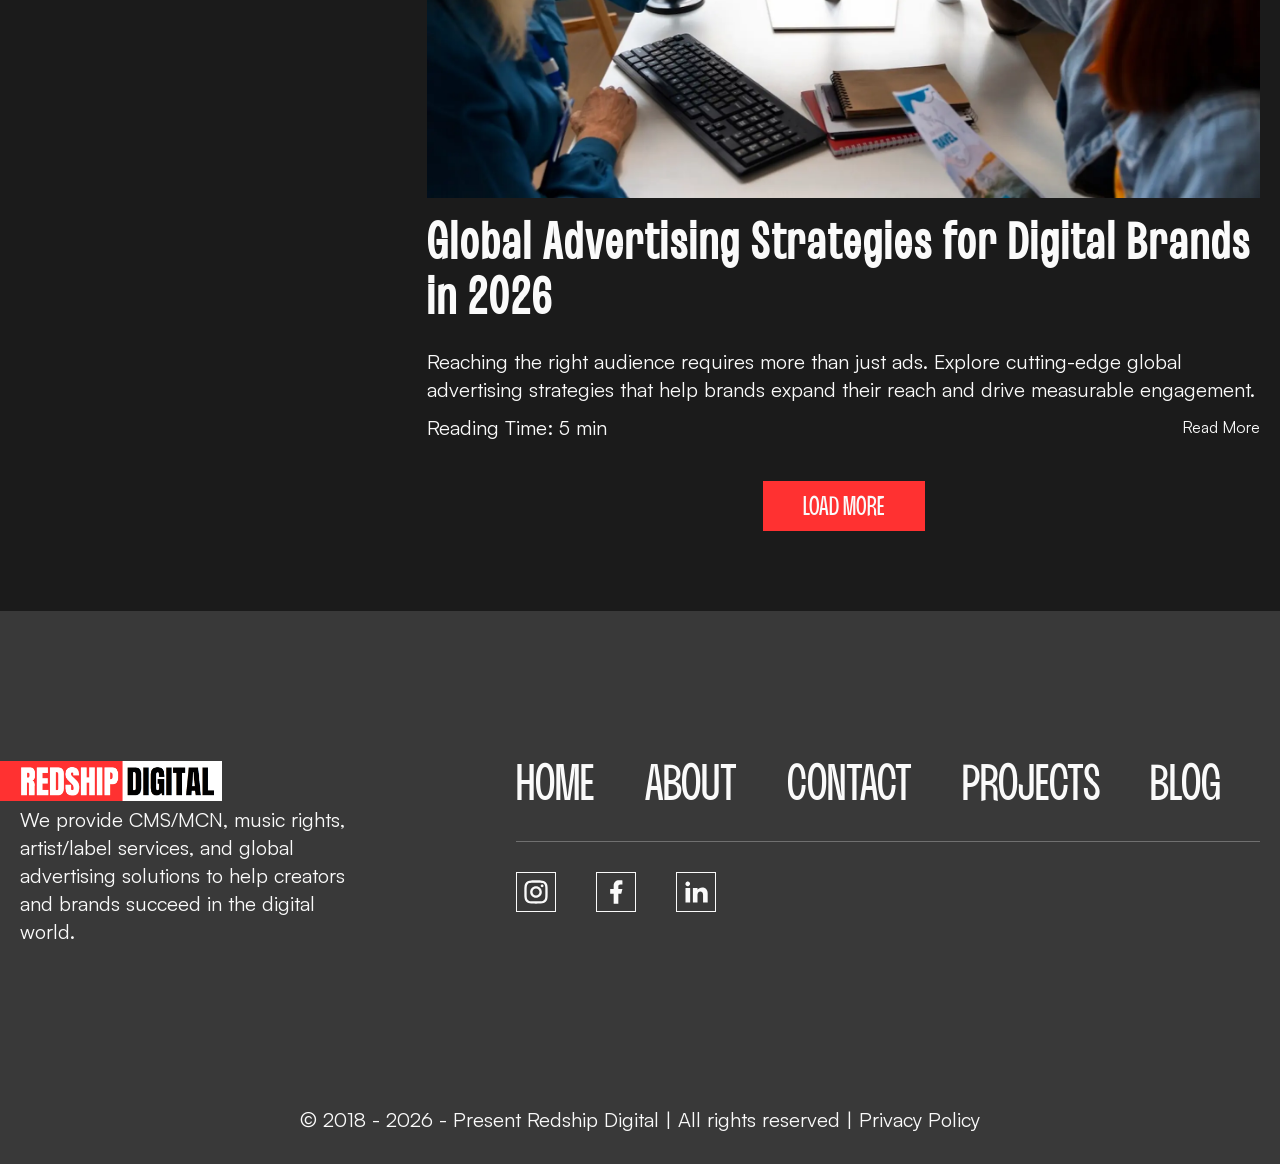
<file: blog.html>
<!doctype html>
<html lang="en" class="no-js">

<head>
    <meta charset="UTF-8" />
    <meta name="viewport" content="width=device-width, initial-scale=1.0" />
    <link rel="icon" href="./favicon.ico" type="image/x-icon">
    <link rel="icon" type="image/png" sizes="32x32" href="./favicon-32x32.png">
    <link rel="icon" type="image/png" sizes="16x16" href="./favicon-16x16.png">
    <link rel="apple-touch-icon" sizes="180x180" href="./apple-touch-icon.png">
    <meta name="robots" content="index, follow">

    <title>Redship Digital Blog | Music Rights, Artist Insights & Digital Distribution Tips | Redship Digital</title>
    <meta name="keywords"
    content="music industry blog, music rights tips, artist insights, music monetization, digital music distribution, YouTube CMS, MCN services, Redship Digital, music publishing, sync licensing, global music trends, independent artists guide, label services, music business tips, content ID management, creator tools, online music revenue, music promotion strategies, digital music marketing">
<meta name="description"
    content="Explore Redship Digital's blog for expert insights on music rights, artist services, global distribution, and monetization strategies. Stay updated on digital music trends and tips for creators and labels.">


    <!-- Fancybox CSS -->
    <link rel="stylesheet" href="https://cdn.jsdelivr.net/npm/@fancyapps/ui@5.0/dist/fancybox/fancybox.css" />
    <!-- Theme stylesheet -->
    <link rel="stylesheet" href="./css/style.css">

</head>

<body class="home page-template-default">

    <div id="page" class="site">

        <a style="display: none;" class="skip-link screen-reader-text" href="#content">Skip to content</a>

        <!-- ============================================================
             START: Only for page
        ============================================================ -->
        <header class="header-main-page">
            <div class="header-main">
                <div class="wrapper">
                    <div class="header-inner">
                        <div class="header-content">
                            <div class="header-left">
                                <div class="logo-sec">
                                    <a href="/"><img src="./images/logo.png" alt="logo"></a>
                                </div>
                            </div>
                            <div class="header-right">
                                <div class="menu-btn-wrapper menu__btn" id="menu__btn">
                                    <div class="menu-btn">
                                        <span class="menu-dot"></span>
                                        <span class="menu-dot"></span>
                                        <span class="menu-dot"></span>
                                        <span class="menu-dot"></span>
                                        <span class="menu-dot"></span>
                                        <span class="menu-dot"></span>
                                        <span class="menu-dot"></span>
                                        <span class="menu-dot"></span>
                                        <span class="menu-dot"></span>
                                    </div>
                                </div>
                                <nav class="site-menu" id="site-menu">
                                    <div class="nav-menu-overlay"></div>
                                    <div class="nav-menu-side">
                                        <div class="nav-menu-inner" id="nav-menu-inner-sec">
                                            <ul class="nav-menu">
                                                <li class="nav-link-block">
                                                    <a href="/"><span class="nav-link">Home <span
                                                                class="link-count">01</span></span></a>
                                                </li>
                                                <li class="nav-link-block">
                                                    <a href="/about"><span class="nav-link">About <span
                                                                class="link-count">02</span></span></a>
                                                </li>
                                                <li class="nav-link-block">
                                                    <a href="/projects"><span class="nav-link">Projects <span
                                                                class="link-count">03</span></span></a>
                                                </li>
                                                <li class="nav-link-block">
                                                    <a href="/contact"><span class="nav-link">Contact <span
                                                                class="link-count">04</span></span></a>
                                                </li>
                                                <li class="nav-link-block">
                                                    <a href="/blog"><span class="nav-link">Blog<span
                                                                class="link-count">05</span></span></a>
                                                </li>
                                            </ul>
                                            <div class="nav-social-media-sec">
                                                <div class="nav-social-media">
                                                    <a href="https://www.instagram.com/redshipdigital" target="_blank">
                                                        <div class="nav-social-link">INSTAGRAM</div>
                                                    </a>
                                                    <a href="https://www.facebook.com/redshipdigital" target="_blank">
                                                        <div class="nav-social-link">FACEBOOK</div>
                                                    </a>
                                                    <a href="http://linkedin.com/company/redshipdigital"
                                                        target="_blank">
                                                        <div class="nav-social-link">LINKEDIN</div>
                                                    </a>
                                                </div>
                                            </div>
                                        </div>
                                    </div>
                                </nav>
                            </div>
                        </div>
                    </div>
                </div>
            </div>
        </header>
        <!-- ============================================================
             END:
        ============================================================ -->


        <div id="content" class="site-content">
            <div id="primary" class="content-area">
                <main id="main" class="site-main">

<style>
    /* ── LOAD MORE ── */
    .load-more-wrap {
        text-align: center;
        margin-top: 40px;
    }

    #loadMoreBtn {
        display: inline-flex;
        align-items: center;
        gap: 10px;
        padding: 14px 40px 10px;
        background: var(--primary);
        color: var(--white);
        border: none;
        border-radius: 0;
        cursor: pointer;
        transition: background 0.2s, transform 0.2s;
        font-size: 2.6rem;
        text-transform: uppercase;
        font-family: "Bueno", Impact, sans-serif;
        font-weight: 400;
    }

    #loadMoreBtn:hover {
        background: var(--primary);
        transform: translateY(-2px);
    }

    #loadMoreBtn:active {
        transform: translateY(0);
    }

    .progress-text {
        margin-top: 14px;
        font-size: 0.78rem;
        color: var(--muted);
    }

    .progress-bar {
        width: 140px;
        height: 2px;
        background: var(--border);
        margin: 10px auto 0;
        border-radius: 2px;
        overflow: hidden;
    }

    .progress-fill {
        height: 100%;
        background: var(--rust);
        border-radius: 2px;
        transition: width 0.4s ease;
    }

    .all-loaded {
        font-size: 0.82rem;
        color: var(--muted);
        padding: 10px 0;
    }

    .all-loaded::before,
    .all-loaded::after {
        content: ' — ';
    }
</style>

<div class="blogs-sec">
    <div class="wrapper">
        <div class="blogs-inner">
            <div class="blogs-left">
                <div class="blogs-left-inner">
                    <div class="blogs-title">
                        <h1>Insights & Inspiration</h1>
                    </div>
                    <div class="blogs-description">
                        <p>Explore the latest trends, tips, and stories in design, technology, and marketing. Stay
                            inspired and informed with our expert insights.</p>
                    </div>
                </div>
            </div>
            <div class="blogs-right">

                <!-- Blog List -->
                <div class="blogs-box" id="blogList"></div>

                <!-- Load More -->
                <div class="load-more-wrap" id="loadMoreWrap">
                    <button id="loadMoreBtn" onclick="loadMore()">Load More</button>
                    <div class="progress-text" id="progressText" style="display: none;"></div>
                    <div class="progress-bar" style="display: none;">
                        <div class="progress-fill" id="progressFill"></div>
                    </div>
                </div>

            </div>
        </div>
    </div>
</div>



                </main><!-- #main -->
            </div><!-- #primary -->
        </div><!-- #content -->

    </div><!-- #page -->


    <!-- ============================================================
         footer
    ============================================================ -->
    <footer>
        <div class="footer-sec">
            <div class="wrapper">
                <div class="footer-inner">

                    <div class="footer-left">
                        <div class="footer-title logo-sec">
                            <a href="/"><img src="./images/logo.png" alt="logo"></a>
                        </div>
                        <div class="footer-subtitle">
                            <p>We provide CMS/MCN, music rights, artist/label services, and global advertising solutions to
                                help creators and brands succeed in the digital world.</p>
                        </div>
                    </div>

                    <div class="footer-right">
                        <div class="footer-content footer-menu-content">
                            <ul class="footer-menu">
                                <li class="footer-menu-item"><a href="/">Home</a></li>
                                <li class="footer-menu-item"><a href="/about">About</a></li>
                                <li class="footer-menu-item"><a href="/contact">Contact</a></li>
                                <li class="footer-menu-item"><a href="/projects">Projects</a></li>
                                <li class="footer-menu-item"><a href="/blog">Blog</a></li>
                            </ul>
                        </div>

                        <div class="footer-content footer-social-content">
                            <ul>
                                <li>
                                    <a href="https://www.instagram.com/redshipdigital" target="_blank">
                                        <div class="social-icon-wrap">
                                            <div class="social-icon">
                                                <svg xmlns="http://www.w3.org/2000/svg" viewBox="0 0 24 24" fill="currentColor">
                                                    <path d="M12.001 9C10.3436 9 9.00098 10.3431 9.00098 12C9.00098 13.6573 10.3441 15 12.001 15C13.6583 15 15.001 13.6569 15.001 12C15.001 10.3427 13.6579 9 12.001 9ZM12.001 7C14.7614 7 17.001 9.2371 17.001 12C17.001 14.7605 14.7639 17 12.001 17C9.24051 17 7.00098 14.7629 7.00098 12C7.00098 9.23953 9.23808 7 12.001 7ZM18.501 6.74915C18.501 7.43926 17.9402 7.99917 17.251 7.99917C16.5609 7.99917 16.001 7.4384 16.001 6.74915C16.001 6.0599 16.5617 5.5 17.251 5.5C17.9393 5.49913 18.501 6.0599 18.501 6.74915ZM12.001 4C9.5265 4 9.12318 4.00655 7.97227 4.0578C7.18815 4.09461 6.66253 4.20007 6.17416 4.38967C5.74016 4.55799 5.42709 4.75898 5.09352 5.09255C4.75867 5.4274 4.55804 5.73963 4.3904 6.17383C4.20036 6.66332 4.09493 7.18811 4.05878 7.97115C4.00703 9.0752 4.00098 9.46105 4.00098 12C4.00098 14.4745 4.00753 14.8778 4.05877 16.0286C4.0956 16.8124 4.2012 17.3388 4.39034 17.826C4.5591 18.2606 4.7605 18.5744 5.09246 18.9064C5.42863 19.2421 5.74179 19.4434 6.17187 19.6094C6.66619 19.8005 7.19148 19.9061 7.97212 19.9422C9.07618 19.9939 9.46203 20 12.001 20C14.4755 20 14.8788 19.9934 16.0296 19.9422C16.8117 19.9055 17.3385 19.7996 17.827 19.6106C18.2604 19.4423 18.5752 19.2402 18.9074 18.9085C19.2436 18.5718 19.4445 18.2594 19.6107 17.8283C19.8013 17.3358 19.9071 16.8098 19.9432 16.0289C19.9949 14.9248 20.001 14.5389 20.001 12C20.001 9.52552 19.9944 9.12221 19.9432 7.97137C19.9064 7.18906 19.8005 6.66149 19.6113 6.17318C19.4434 5.74038 19.2417 5.42635 18.9084 5.09255C18.573 4.75715 18.2616 4.55693 17.8271 4.38942C17.338 4.19954 16.8124 4.09396 16.0298 4.05781C14.9258 4.00605 14.5399 4 12.001 4ZM12.001 2C14.7176 2 15.0568 2.01 16.1235 2.06C17.1876 2.10917 17.9135 2.2775 18.551 2.525C19.2101 2.77917 19.7668 3.1225 20.3226 3.67833C20.8776 4.23417 21.221 4.7925 21.476 5.45C21.7226 6.08667 21.891 6.81333 21.941 7.8775C21.9885 8.94417 22.001 9.28333 22.001 12C22.001 14.7167 21.991 15.0558 21.941 16.1225C21.8918 17.1867 21.7226 17.9125 21.476 18.55C21.2218 19.2092 20.8776 19.7658 20.3226 20.3217C19.7668 20.8767 19.2076 21.22 18.551 21.475C17.9135 21.7217 17.1876 21.89 16.1235 21.94C15.0568 21.9875 14.7176 22 12.001 22C9.28431 22 8.94514 21.99 7.87848 21.94C6.81431 21.8908 6.08931 21.7217 5.45098 21.475C4.79264 21.2208 4.23514 20.8767 3.67931 20.3217C3.12348 19.7658 2.78098 19.2067 2.52598 18.55C2.27848 17.9125 2.11098 17.1867 2.06098 16.1225C2.01348 15.0558 2.00098 14.7167 2.00098 12C2.00098 9.28333 2.01098 8.94417 2.06098 7.8775C2.11014 6.8125 2.27848 6.0875 2.52598 5.45C2.78014 4.79167 3.12348 4.23417 3.67931 3.67833C4.23514 3.1225 4.79348 2.78 5.45098 2.525C6.08848 2.2775 6.81348 2.11 7.87848 2.06C8.94514 2.0125 9.28431 2 12.001 2Z"></path>
                                                </svg>
                                            </div>
                                        </div>
                                    </a>
                                </li>
                                <li>
                                    <a href="https://www.facebook.com/redshipdigital" target="_blank">
                                        <div class="social-icon-wrap">
                                            <div class="social-icon">
                                                <svg xmlns="http://www.w3.org/2000/svg" viewBox="0 0 24 24" fill="currentColor">
                                                    <path d="M14 13.5H16.5L17.5 9.5H14V7.5C14 6.47062 14 5.5 16 5.5H17.5V2.1401C17.1743 2.09685 15.943 2 14.6429 2C11.9284 2 10 3.65686 10 6.69971V9.5H7V13.5H10V22H14V13.5Z"></path>
                                                </svg>
                                            </div>
                                        </div>
                                    </a>
                                </li>
                                <li>
                                    <a href="http://linkedin.com/company/redshipdigital" target="_blank">
                                        <div class="social-icon-wrap">
                                            <div class="social-icon">
                                                <svg xmlns="http://www.w3.org/2000/svg" viewBox="0 0 24 24" fill="currentColor">
                                                    <path d="M6.94048 4.99993C6.94011 5.81424 6.44608 6.54702 5.69134 6.85273C4.9366 7.15845 4.07187 6.97605 3.5049 6.39155C2.93793 5.80704 2.78195 4.93715 3.1105 4.19207C3.43906 3.44699 4.18654 2.9755 5.00048 2.99993C6.08155 3.03238 6.94097 3.91837 6.94048 4.99993ZM7.00048 8.47993H3.00048V20.9999H7.00048V8.47993ZM13.3205 8.47993H9.34048V20.9999H13.2805V14.4299C13.2805 10.7699 18.0505 10.4299 18.0505 14.4299V20.9999H22.0005V13.0699C22.0005 6.89993 14.9405 7.12993 13.2805 10.1599L13.3205 8.47993Z"></path>
                                                </svg>
                                            </div>
                                        </div>
                                    </a>
                                </li>
                            </ul>
                        </div>
                    </div>

                </div>
            </div>
        </div>

        <div class="footer-copyright-sec">
            <div class="wrapper">
                <div>
                    <div class="footer-copyright">
                        <p>© 2018 - 2026 - Present Redship Digital | All rights reserved | <a href="/privacy-policy">Privacy Policy</a></p>
                    </div>
                </div>
            </div>
        </div>
    </footer>


    <div class="cursor" id="cursor"></div>
<div class="cursor-ring" id="cursorRing"></div>


    <!-- ============================================================
         End footer
    ============================================================ -->

    <script src="https://cdnjs.cloudflare.com/ajax/libs/jquery/3.6.1/jquery.min.js"></script>
    <script src="./js/tilt.jquery.min.js"></script>
    <script src="./js/TweenMax.min.js"></script>
    <script src="./js/ScrollMagic.min.js"></script>
    <script src="./js/debug.addIndicators.min.js"></script>
    <script src="./js/animation.gsap.js"></script>
    <script src="./js/fancybox.umd.js"></script>
    <script src="./js/lax.js"></script>
    

    
    <script>
        // Cursor
        const cursor = document.getElementById('cursor');
        const ring = document.getElementById('cursorRing');
        let mx = 0, my = 0, rx = 0, ry = 0;
        document.addEventListener('mousemove', e => { mx = e.clientX; my = e.clientY; });
        function animateCursor() {
            cursor.style.left = mx + 'px'; cursor.style.top = my + 'px';
            rx += (mx - rx) * 0.12; ry += (my - ry) * 0.12;
            ring.style.left = rx + 'px'; ring.style.top = ry + 'px';
            requestAnimationFrame(animateCursor);
        }
        animateCursor();
    </script>
    
    <!-- Accordion -->
    <script>
        const items = document.querySelectorAll('.accordion button');

        function toggleAccordion() {
            const itemToggle = this.getAttribute('aria-expanded');
            for (let i = 0; i < items.length; i++) {
                items[i].setAttribute('aria-expanded', 'false');
            }
            if (itemToggle === 'false') {
                this.setAttribute('aria-expanded', 'true');
            }
        }

        items.forEach((item) => item.addEventListener('click', toggleAccordion));

        Fancybox.bind("[data-fancybox]", {});
    </script>

    <!-- Nav menu toggle + Banner tilt -->
    <script>
        var clicked = false;
        $('.menu__btn').on('click', function () {
            if (!clicked) {
                clicked = true;
                $(this).toggleClass('active');
                $('#nav-menu-inner-sec').toggleClass('active');
                if ($('#site-menu').hasClass('active')) {
                    $('.nav-menu-overlay').removeClass('active');
                    setTimeout(function () {
                        $('#nav-menu-inner-sec').removeClass('text-animation');
                        $('#site-menu').removeClass('active');
                        clicked = false;
                    }, 2000);
                } else {
                    $('#site-menu').addClass('active');
                    setTimeout(function () {
                        $('.nav-menu-overlay').addClass('active');
                        $('#nav-menu-inner-sec').addClass('text-animation');
                        clicked = false;
                    }, 2000);
                }
            }
        });

        $('.banner-title').tilt({
            glare: true,
            maxGlare: .5,
        });
    </script>


</body>
</html>

<script>
    /* ═══════════════════════════════════════════════════
        ✏️  BLOG DATA — Add / edit / remove posts here
       ═══════════════════════════════════════════════════
       Fields:
         title        — post title
         excerpt      — short description
         image        — image URL (or "" for placeholder)
         date         — display date string
         category     — label shown in red
         reading_time — e.g. "5 min" (or "" to hide)
         link         — href for the post
    */
    const BLOG_POSTS = [
        {
            title: "Empowering Creators: The Future of CMS & MCN Services",
            excerpt: "From music rights management to global advertising solutions, modern CMS and MCN services are transforming how creators and brands grow, monetize, and thrive in the digital ecosystem.",
            image: "./images/empowering-creators-the-future-of-cms-and-mcn-services.webp",
            date: "March 29, 2026",
            category: "Digital Media",
            reading_time: "5 min",
            link: "/empowering-creators-the-future-of-cms-and-mcn-services"
        },
        {
            title: "Mastering Music Rights: How Artists Can Protect and Monetize Their Work",
            excerpt: "In today’s fast-moving digital landscape, understanding music rights is essential. Learn how artists can safeguard their content, maximize revenue streams, and avoid common pitfalls in global distribution.",
            image: "./images/mastering-music-rights-for-artists.webp",
            date: "March 27, 2026",
            category: "Music Rights",
            reading_time: "6 min",
            link: "/mastering-music-rights-for-artists"
        },
        {
            title: "From Upload to Income: How MCNs Help Creators Scale Faster",
            excerpt: "Multi-Channel Networks are more than just support systems—they are growth engines. Discover how MCNs provide tools, insights, and monetization strategies that accelerate creator success.",
            image: "./images/how-mcns-help-creators-scale.webp",
            date: "March 25, 2026",
            category: "Creator Economy",
            reading_time: "4 min",
            link: "/how-mcns-help-creators-scale"
        },
        {
            title: "Global Advertising Strategies for Digital Brands in 2026",
            excerpt: "Reaching the right audience requires more than just ads. Explore cutting-edge global advertising strategies that help brands expand their reach and drive measurable engagement.",
            image: "./images/global-advertising-strategies-2026.webp",
            date: "March 22, 2026",
            category: "Advertising",
            reading_time: "5 min",
            link: "/global-advertising-strategies-2026"
        },
        {
            title: "Artist Services Reimagined: Building Sustainable Creative Careers",
            excerpt: "Today’s artists need more than talent—they need strategy. Learn how modern artist services empower creators with branding, distribution, and long-term career development.",
            image: "./images/artist-services-for-sustainable-careers.webp",
            date: "March 20, 2026",
            category: "Artist Services",
            reading_time: "6 min",
            link: "/artist-services-for-sustainable-careers"
        },
        {
            title: "Data-Driven Growth: Using Analytics to Boost Content Performance",
            excerpt: "Behind every successful creator is a strong data strategy. Discover how analytics and insights can help optimize content, increase engagement, and unlock new revenue opportunities.",
            image: "./images/data-driven-content-growth-strategies.webp",
            date: "March 18, 2026",
            category: "Analytics",
            reading_time: "5 min",
            link: "/data-driven-content-growth-strategies"
        }
    ];
    /* ⚙️ Posts revealed per "Load More" click */
    const POSTS_PER_LOAD = 4;

    /* ─── engine ─── */
    let loaded = 0;

    function loadMore() {
        const list = document.getElementById('blogList');
        const batch = BLOG_POSTS.slice(loaded, loaded + POSTS_PER_LOAD);

        batch.forEach((post, i) => {
            const img = post.image
                ? `<img src="${esc(post.image)}" alt="${esc(post.title)}" loading="lazy">`
                : `<div class="no-img" style="color:var(--primary);">✦</div>`;

            const rt = post.reading_time
                ? `<div class="reading-time">Reading Time: <span>${esc(post.reading_time)}</span></div>`
                : `<div></div>`;

            const el = document.createElement('div');
            el.className = 'blog-box';
            el.style.animationDelay = (i * 70) + 'ms';
            el.innerHTML = `
          <div class="blog-image"><a href="${esc(post.link)}">${img}</a></div>
          <div class="blog-content">
            <div>
              <div class="blog-meta" style="display:none">
                <span class="blog-category">${esc(post.category)}</span>
                <span class="blog-date">${esc(post.date)}</span>
              </div>
              <div class="blog-title">
                <h2><a href="${esc(post.link)}">${esc(post.title)}</a></h2>
              </div>
              <p class="blog-excerpt">${esc(post.excerpt)}</p>
            </div>
            <div class="blog-actions">
              ${rt}
              <div class="blog-link"><a href="${esc(post.link)}">Read More</a></div>
            </div>
          </div>
        `;
            list.appendChild(el);
        });

        loaded += batch.length;

        // update progress
        const total = BLOG_POSTS.length;
        document.getElementById('progressText').textContent = `${loaded} of ${total} articles`;
        document.getElementById('progressFill').style.width = Math.round((loaded / total) * 100) + '%';

        // hide button when all loaded
        if (loaded >= total) {
            document.getElementById('loadMoreBtn').style.display = 'none';
            const done = document.createElement('div');
            done.className = 'all-loaded';
            done.textContent = "You've read it all";
            document.getElementById('loadMoreWrap').appendChild(done);
        }
    }

    function esc(s) {
        return String(s)
            .replace(/&/g, '&amp;').replace(/</g, '&lt;')
            .replace(/>/g, '&gt;').replace(/"/g, '&quot;');
    }

    loadMore(); // show first batch on page load
</script>
</file>
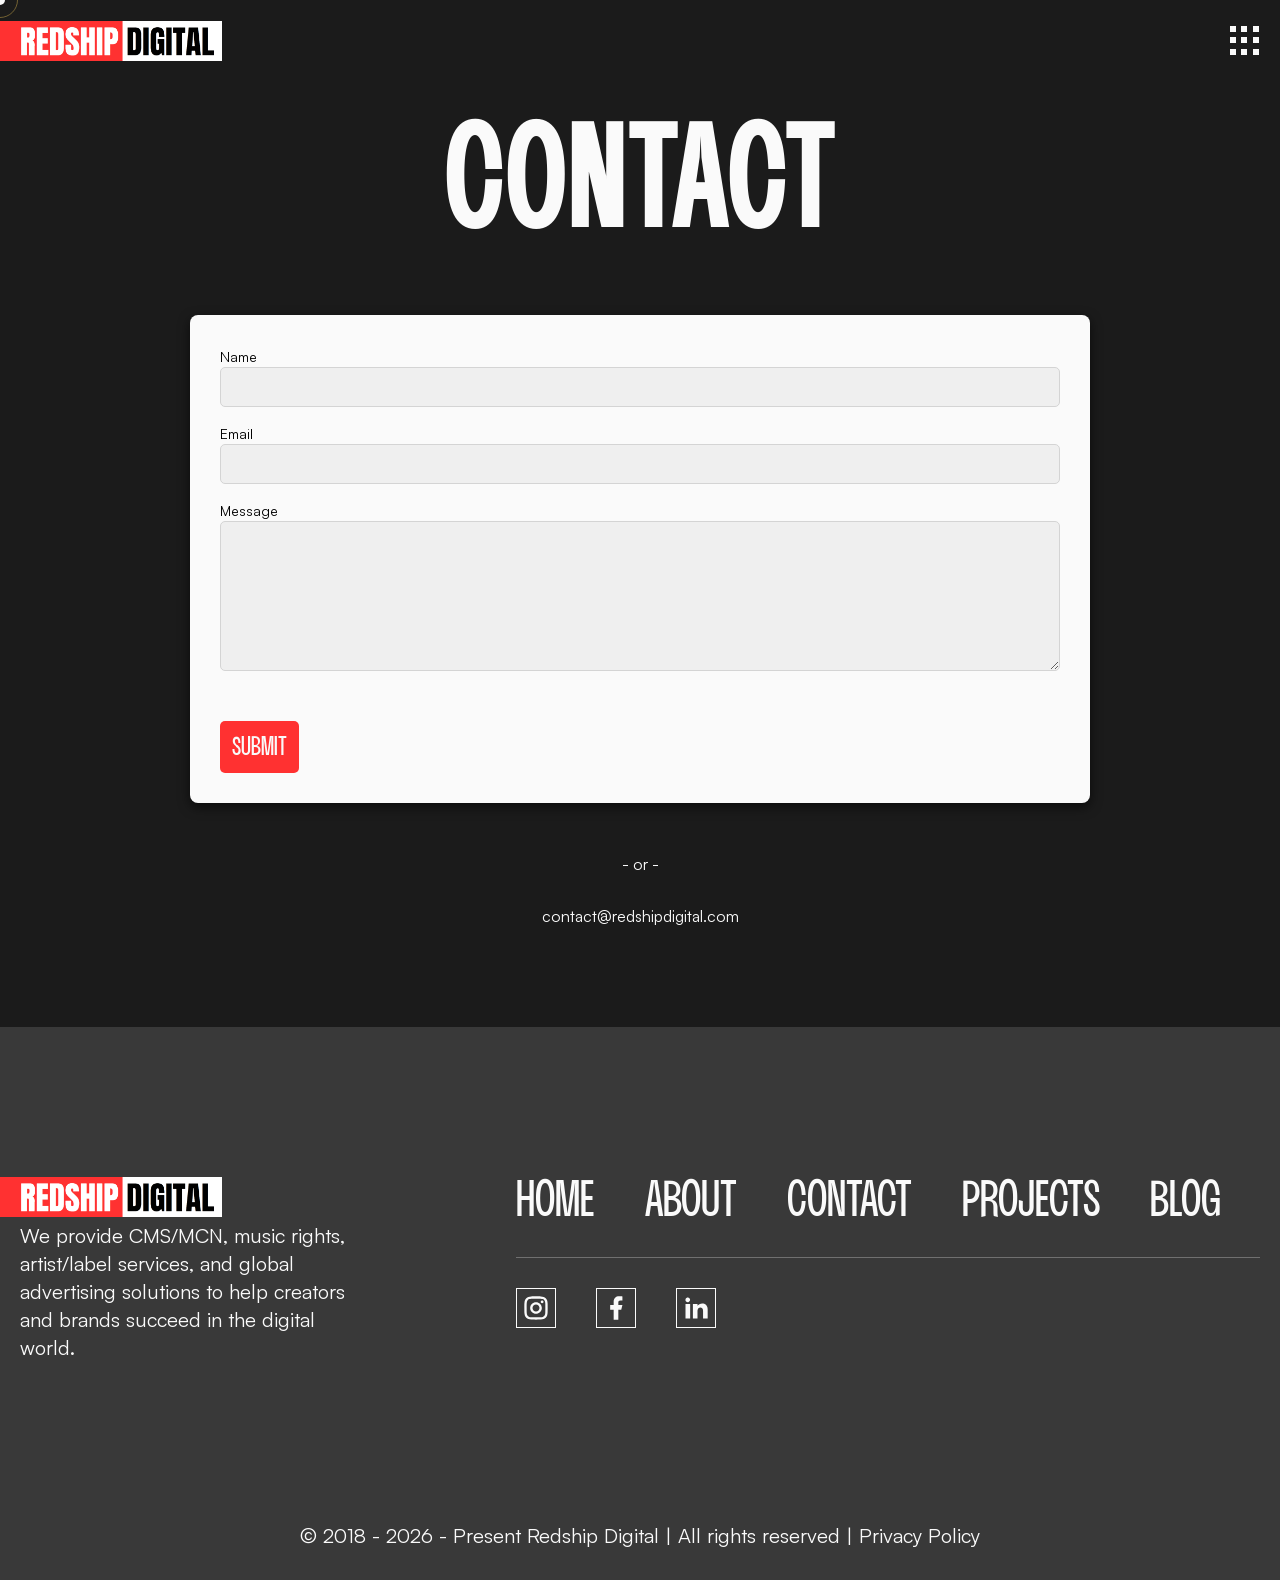
<file: contact.html>
<!doctype html>
<html lang="en" class="no-js">

<head>
    <meta charset="UTF-8" />
    <meta name="viewport" content="width=device-width, initial-scale=1.0" />
    <link rel="icon" href="./favicon.ico" type="image/x-icon">
    <link rel="icon" type="image/png" sizes="32x32" href="./favicon-32x32.png">
    <link rel="icon" type="image/png" sizes="16x16" href="./favicon-16x16.png">
    <link rel="apple-touch-icon" sizes="180x180" href="./apple-touch-icon.png">
    <meta name="robots" content="index, follow">

    <title>Contact | Redship Digital</title>
    <meta name="keywords" content="contact Redship Digital, digital media contact, MCN services contact, music rights company contact, creator support, advertising agency contact, digital marketing support, business inquiries Redship Digital">
<meta name="description" content="Get in touch with Redship Digital to explore CMS/MCN services, music rights management, artist support, and global advertising solutions. Let’s build and scale your digital presence together.">
<meta property="og:title" content="Contact">
<meta property="og:description" content="Get in touch with Redship Digital to explore CMS/MCN services, music rights management, artist support, and global advertising solutions. Let’s build and scale your digital presence together.">
<meta property="og:image" content="https://redshipdigital.com/images/logo.png">
<meta property="og:url" content="https://redshipdigital.com/contact">
<meta property="og:type" content="website">

<meta name="twitter:card" content="summary_large_image">
<meta name="twitter:title" content="Contact">
<meta name="twitter:description" content="Get in touch with Redship Digital to explore CMS/MCN services, music rights management, artist support, and global advertising solutions. Let’s build and scale your digital presence together.">
<meta name="twitter:image" content="https://redshipdigital.com/images/logo.png">

    <!-- Fancybox CSS -->
    <link rel="stylesheet" href="https://cdn.jsdelivr.net/npm/@fancyapps/ui@5.0/dist/fancybox/fancybox.css" />
    <!-- Theme stylesheet -->
    <link rel="stylesheet" href="./css/style.css">

</head>

<body class="home page-template-default">

    <div id="page" class="site">

        <a style="display: none;" class="skip-link screen-reader-text" href="#content">Skip to content</a>

        <!-- ============================================================
             START: Only for page
        ============================================================ -->
        <header class="header-main-page">
            <div class="header-main">
                <div class="wrapper">
                    <div class="header-inner">
                        <div class="header-content">
                            <div class="header-left">
                                <div class="logo-sec">
                                    <a href="/"><img src="./images/logo.png" alt="logo"></a>
                                </div>
                            </div>
                            <div class="header-right">
                                <div class="menu-btn-wrapper menu__btn" id="menu__btn">
                                    <div class="menu-btn">
                                        <span class="menu-dot"></span>
                                        <span class="menu-dot"></span>
                                        <span class="menu-dot"></span>
                                        <span class="menu-dot"></span>
                                        <span class="menu-dot"></span>
                                        <span class="menu-dot"></span>
                                        <span class="menu-dot"></span>
                                        <span class="menu-dot"></span>
                                        <span class="menu-dot"></span>
                                    </div>
                                </div>
                                <nav class="site-menu" id="site-menu">
                                    <div class="nav-menu-overlay"></div>
                                    <div class="nav-menu-side">
                                        <div class="nav-menu-inner" id="nav-menu-inner-sec">
                                            <ul class="nav-menu">
                                                <li class="nav-link-block">
                                                    <a href="/"><span class="nav-link">Home <span
                                                                class="link-count">01</span></span></a>
                                                </li>
                                                <li class="nav-link-block">
                                                    <a href="/about"><span class="nav-link">About <span
                                                                class="link-count">02</span></span></a>
                                                </li>
                                                <li class="nav-link-block">
                                                    <a href="/projects"><span class="nav-link">Projects <span
                                                                class="link-count">03</span></span></a>
                                                </li>
                                                <li class="nav-link-block">
                                                    <a href="/contact"><span class="nav-link">Contact <span
                                                                class="link-count">04</span></span></a>
                                                </li>
                                                <li class="nav-link-block">
                                                    <a href="/blog"><span class="nav-link">Blog<span
                                                                class="link-count">05</span></span></a>
                                                </li>
                                            </ul>
                                            <div class="nav-social-media-sec">
                                                <div class="nav-social-media">
                                                    <a href="https://www.instagram.com/redshipdigital" target="_blank">
                                                        <div class="nav-social-link">INSTAGRAM</div>
                                                    </a>
                                                    <a href="https://www.facebook.com/redshipdigital" target="_blank">
                                                        <div class="nav-social-link">FACEBOOK</div>
                                                    </a>
                                                    <a href="http://linkedin.com/company/redshipdigital"
                                                        target="_blank">
                                                        <div class="nav-social-link">LINKEDIN</div>
                                                    </a>
                                                </div>
                                            </div>
                                        </div>
                                    </div>
                                </nav>
                            </div>
                        </div>
                    </div>
                </div>
            </div>
        </header>
        <!-- ============================================================
             END:
        ============================================================ -->


        <div id="content" class="site-content">
            <div id="primary" class="content-area">
                <main id="main" class="site-main">


<style>
    .contact--sec {
        padding: 20px 0 100px;
    }

    .uwf-form {
        background-color: var(--white);
        padding: 30px;
        border-radius: 8px;
        width: 100%;
        max-width: 900px;
        margin: 0 auto;
        box-shadow: 0 4px 12px rgba(0, 0, 0, 0.6);

    }

    .uwf-form-fields {
        display: flex;
        flex-direction: column;
        gap: 15px;
    }

    .uwf-label {
        font-size: 14px;
        margin-bottom: 5px;
    }

    .uwf-input,
    .uwf-textarea {
        padding: 10px;
        border: 1px solid #d4d4d4;
        border-radius: 5px;
        background-color: #efefef;
        color: #1b1b1b;
        font-size: 14px;
        resize: vertical;
        font-family: "Satoshi", sans-serif;
        width: 100%;
    }

    .uwf-textarea {
        height: 150px;
    }

    .uwf-input:focus,
    .uwf-textarea:focus {
        border-color: var(--primary);
        outline: none;
    }

    .uwf-button {
        padding: 12px 12px 9px;
        border: none;
        border-radius: 5px;
        background-color: var(--primary);
        color: var(--white);
        font-weight: bold;
        cursor: pointer;
        transition: background-color 0.2s ease;
        text-transform: uppercase;
        font-family: "Bueno", Impact, sans-serif;
        font-weight: 400;
        line-height: 1.2;
        font-size: 2.6rem;
    }

    .uwf-button:hover {
        background-color: var(--primary);
    }

    .uwf-captcha {
        margin: 15px 0;
    }
</style>

<div class="header-banner">
	<div class="wrapper">
		<div class="header-inner">
			<div class="header-title">
				<h2>
					Contact
				</h2>
			</div>
		</div>
	</div>
</div>

<div class="contact--sec">
    <div class="wrapper">
        <div class="contact--inn">

            <form id="contact-form" class="uwf-form" action="https://api.web3forms.com/submit" method="POST">
                <input type="hidden" name="access_key" value="7a8d3a13-546d-4a4b-9416-94d1c964964a">
                <div class="uwf-form-fields">

                    <div class="uwf-form-field">
                        <div class="uwf-form-label">
                            <label class="uwf-label" for="uwf-name">Name</label>
                        </div>
                        <div class="uwf-form-input">
                            <input class="uwf-input" type="text" id="uwf-name" name="name" required>

                        </div>
                    </div>
                    <div class="uwf-form-field">
                        <div class="uwf-form-label">
                            <label class="uwf-label" for="uwf-email">Email</label>
                        </div>
                        <div class="uwf-form-input">
                            <input class="uwf-input" type="email" id="uwf-email" name="email" required>

                        </div>

                    </div>
                    <div class="uwf-form-field">
                        <div class="uwf-form-label">
                            <label class="uwf-label" for="uwf-message">Message</label>
                        </div>
                        <div class="uwf-form-input">
                            <textarea class="uwf-textarea" id="uwf-message" name="message" required></textarea>

                        </div>
                    </div>
                    <div class="uwf-form-field">
                        <div class="uwf-captcha h-captcha" data-captcha="true"></div>
                    </div>
                    <div class="uwf-form-field">
                        <button class="uwf-button" type="submit">Submit</button>
                    </div>
                </div>
            </form>

            <div class="email-option">
                <div class="email-option-divider">- or -</div>
                <div>
                    <a href="mailto:contact@redshipdigital.com">contact@redshipdigital.com</a>
                </div>
            </div>
        </div>
    </div>
</div>



                </main><!-- #main -->
            </div><!-- #primary -->
        </div><!-- #content -->

    </div><!-- #page -->


    <!-- ============================================================
         footer
    ============================================================ -->
    <footer>
        <div class="footer-sec">
            <div class="wrapper">
                <div class="footer-inner">

                    <div class="footer-left">
                        <div class="footer-title logo-sec">
                            <a href="/"><img src="./images/logo.png" alt="logo"></a>
                        </div>
                        <div class="footer-subtitle">
                            <p>We provide CMS/MCN, music rights, artist/label services, and global advertising solutions to
                                help creators and brands succeed in the digital world.</p>
                        </div>
                    </div>

                    <div class="footer-right">
                        <div class="footer-content footer-menu-content">
                            <ul class="footer-menu">
                                <li class="footer-menu-item"><a href="/">Home</a></li>
                                <li class="footer-menu-item"><a href="/about">About</a></li>
                                <li class="footer-menu-item"><a href="/contact">Contact</a></li>
                                <li class="footer-menu-item"><a href="/projects">Projects</a></li>
                                <li class="footer-menu-item"><a href="/blog">Blog</a></li>
                            </ul>
                        </div>

                        <div class="footer-content footer-social-content">
                            <ul>
                                <li>
                                    <a href="https://www.instagram.com/redshipdigital" target="_blank">
                                        <div class="social-icon-wrap">
                                            <div class="social-icon">
                                                <svg xmlns="http://www.w3.org/2000/svg" viewBox="0 0 24 24" fill="currentColor">
                                                    <path d="M12.001 9C10.3436 9 9.00098 10.3431 9.00098 12C9.00098 13.6573 10.3441 15 12.001 15C13.6583 15 15.001 13.6569 15.001 12C15.001 10.3427 13.6579 9 12.001 9ZM12.001 7C14.7614 7 17.001 9.2371 17.001 12C17.001 14.7605 14.7639 17 12.001 17C9.24051 17 7.00098 14.7629 7.00098 12C7.00098 9.23953 9.23808 7 12.001 7ZM18.501 6.74915C18.501 7.43926 17.9402 7.99917 17.251 7.99917C16.5609 7.99917 16.001 7.4384 16.001 6.74915C16.001 6.0599 16.5617 5.5 17.251 5.5C17.9393 5.49913 18.501 6.0599 18.501 6.74915ZM12.001 4C9.5265 4 9.12318 4.00655 7.97227 4.0578C7.18815 4.09461 6.66253 4.20007 6.17416 4.38967C5.74016 4.55799 5.42709 4.75898 5.09352 5.09255C4.75867 5.4274 4.55804 5.73963 4.3904 6.17383C4.20036 6.66332 4.09493 7.18811 4.05878 7.97115C4.00703 9.0752 4.00098 9.46105 4.00098 12C4.00098 14.4745 4.00753 14.8778 4.05877 16.0286C4.0956 16.8124 4.2012 17.3388 4.39034 17.826C4.5591 18.2606 4.7605 18.5744 5.09246 18.9064C5.42863 19.2421 5.74179 19.4434 6.17187 19.6094C6.66619 19.8005 7.19148 19.9061 7.97212 19.9422C9.07618 19.9939 9.46203 20 12.001 20C14.4755 20 14.8788 19.9934 16.0296 19.9422C16.8117 19.9055 17.3385 19.7996 17.827 19.6106C18.2604 19.4423 18.5752 19.2402 18.9074 18.9085C19.2436 18.5718 19.4445 18.2594 19.6107 17.8283C19.8013 17.3358 19.9071 16.8098 19.9432 16.0289C19.9949 14.9248 20.001 14.5389 20.001 12C20.001 9.52552 19.9944 9.12221 19.9432 7.97137C19.9064 7.18906 19.8005 6.66149 19.6113 6.17318C19.4434 5.74038 19.2417 5.42635 18.9084 5.09255C18.573 4.75715 18.2616 4.55693 17.8271 4.38942C17.338 4.19954 16.8124 4.09396 16.0298 4.05781C14.9258 4.00605 14.5399 4 12.001 4ZM12.001 2C14.7176 2 15.0568 2.01 16.1235 2.06C17.1876 2.10917 17.9135 2.2775 18.551 2.525C19.2101 2.77917 19.7668 3.1225 20.3226 3.67833C20.8776 4.23417 21.221 4.7925 21.476 5.45C21.7226 6.08667 21.891 6.81333 21.941 7.8775C21.9885 8.94417 22.001 9.28333 22.001 12C22.001 14.7167 21.991 15.0558 21.941 16.1225C21.8918 17.1867 21.7226 17.9125 21.476 18.55C21.2218 19.2092 20.8776 19.7658 20.3226 20.3217C19.7668 20.8767 19.2076 21.22 18.551 21.475C17.9135 21.7217 17.1876 21.89 16.1235 21.94C15.0568 21.9875 14.7176 22 12.001 22C9.28431 22 8.94514 21.99 7.87848 21.94C6.81431 21.8908 6.08931 21.7217 5.45098 21.475C4.79264 21.2208 4.23514 20.8767 3.67931 20.3217C3.12348 19.7658 2.78098 19.2067 2.52598 18.55C2.27848 17.9125 2.11098 17.1867 2.06098 16.1225C2.01348 15.0558 2.00098 14.7167 2.00098 12C2.00098 9.28333 2.01098 8.94417 2.06098 7.8775C2.11014 6.8125 2.27848 6.0875 2.52598 5.45C2.78014 4.79167 3.12348 4.23417 3.67931 3.67833C4.23514 3.1225 4.79348 2.78 5.45098 2.525C6.08848 2.2775 6.81348 2.11 7.87848 2.06C8.94514 2.0125 9.28431 2 12.001 2Z"></path>
                                                </svg>
                                            </div>
                                        </div>
                                    </a>
                                </li>
                                <li>
                                    <a href="https://www.facebook.com/redshipdigital" target="_blank">
                                        <div class="social-icon-wrap">
                                            <div class="social-icon">
                                                <svg xmlns="http://www.w3.org/2000/svg" viewBox="0 0 24 24" fill="currentColor">
                                                    <path d="M14 13.5H16.5L17.5 9.5H14V7.5C14 6.47062 14 5.5 16 5.5H17.5V2.1401C17.1743 2.09685 15.943 2 14.6429 2C11.9284 2 10 3.65686 10 6.69971V9.5H7V13.5H10V22H14V13.5Z"></path>
                                                </svg>
                                            </div>
                                        </div>
                                    </a>
                                </li>
                                <li>
                                    <a href="http://linkedin.com/company/redshipdigital" target="_blank">
                                        <div class="social-icon-wrap">
                                            <div class="social-icon">
                                                <svg xmlns="http://www.w3.org/2000/svg" viewBox="0 0 24 24" fill="currentColor">
                                                    <path d="M6.94048 4.99993C6.94011 5.81424 6.44608 6.54702 5.69134 6.85273C4.9366 7.15845 4.07187 6.97605 3.5049 6.39155C2.93793 5.80704 2.78195 4.93715 3.1105 4.19207C3.43906 3.44699 4.18654 2.9755 5.00048 2.99993C6.08155 3.03238 6.94097 3.91837 6.94048 4.99993ZM7.00048 8.47993H3.00048V20.9999H7.00048V8.47993ZM13.3205 8.47993H9.34048V20.9999H13.2805V14.4299C13.2805 10.7699 18.0505 10.4299 18.0505 14.4299V20.9999H22.0005V13.0699C22.0005 6.89993 14.9405 7.12993 13.2805 10.1599L13.3205 8.47993Z"></path>
                                                </svg>
                                            </div>
                                        </div>
                                    </a>
                                </li>
                            </ul>
                        </div>
                    </div>

                </div>
            </div>
        </div>

        <div class="footer-copyright-sec">
            <div class="wrapper">
                <div>
                    <div class="footer-copyright">
                        <p>© 2018 - 2026 - Present Redship Digital | All rights reserved | <a href="/privacy-policy">Privacy Policy</a></p>
                    </div>
                </div>
            </div>
        </div>
    </footer>


    <div class="cursor" id="cursor"></div>
<div class="cursor-ring" id="cursorRing"></div>


    <!-- ============================================================
         End footer
    ============================================================ -->

    <script src="https://cdnjs.cloudflare.com/ajax/libs/jquery/3.6.1/jquery.min.js"></script>
    <script src="./js/tilt.jquery.min.js"></script>
    <script src="./js/TweenMax.min.js"></script>
    <script src="./js/ScrollMagic.min.js"></script>
    <script src="./js/debug.addIndicators.min.js"></script>
    <script src="./js/animation.gsap.js"></script>
    <script src="./js/fancybox.umd.js"></script>
    <script src="./js/lax.js"></script>
    

    
    <script>
        // Cursor
        const cursor = document.getElementById('cursor');
        const ring = document.getElementById('cursorRing');
        let mx = 0, my = 0, rx = 0, ry = 0;
        document.addEventListener('mousemove', e => { mx = e.clientX; my = e.clientY; });
        function animateCursor() {
            cursor.style.left = mx + 'px'; cursor.style.top = my + 'px';
            rx += (mx - rx) * 0.12; ry += (my - ry) * 0.12;
            ring.style.left = rx + 'px'; ring.style.top = ry + 'px';
            requestAnimationFrame(animateCursor);
        }
        animateCursor();
    </script>
    
    <!-- Accordion -->
    <script>
        const items = document.querySelectorAll('.accordion button');

        function toggleAccordion() {
            const itemToggle = this.getAttribute('aria-expanded');
            for (let i = 0; i < items.length; i++) {
                items[i].setAttribute('aria-expanded', 'false');
            }
            if (itemToggle === 'false') {
                this.setAttribute('aria-expanded', 'true');
            }
        }

        items.forEach((item) => item.addEventListener('click', toggleAccordion));

        Fancybox.bind("[data-fancybox]", {});
    </script>

    <!-- Nav menu toggle + Banner tilt -->
    <script>
        var clicked = false;
        $('.menu__btn').on('click', function () {
            if (!clicked) {
                clicked = true;
                $(this).toggleClass('active');
                $('#nav-menu-inner-sec').toggleClass('active');
                if ($('#site-menu').hasClass('active')) {
                    $('.nav-menu-overlay').removeClass('active');
                    setTimeout(function () {
                        $('#nav-menu-inner-sec').removeClass('text-animation');
                        $('#site-menu').removeClass('active');
                        clicked = false;
                    }, 2000);
                } else {
                    $('#site-menu').addClass('active');
                    setTimeout(function () {
                        $('.nav-menu-overlay').addClass('active');
                        $('#nav-menu-inner-sec').addClass('text-animation');
                        clicked = false;
                    }, 2000);
                }
            }
        });

        $('.banner-title').tilt({
            glare: true,
            maxGlare: .5,
        });
    </script>


</body>
</html>

<script src="https://web3forms.com/client/script.js" async defer></script>

<script>
    // Function to get URL query parameters
    function getQueryParam(param) {
      const urlParams = new URLSearchParams(window.location.search);
      return urlParams.get(param);
    }

    function removeQueryParam(param) {
        const url = new URL(window.location);
        url.searchParams.delete(param);
        window.history.replaceState({}, document.title, url.pathname + url.search);
    }
  
    // Check if 'form' parameter is 'success'
    window.onload = function() {
      if (getQueryParam('form') === 'success') {
        alert("Form submitted successfully!");
        removeQueryParam('form');
      }
    };
  </script>

<script>
    const form = document.getElementById('contact-form');
    const submitBtn = form.querySelector('button[type="submit"]');

    form.addEventListener('submit', async (e) => {
        e.preventDefault();

        const hCaptcha = form.querySelector('textarea[name=h-captcha-response]').value;

        if (!hCaptcha) {
            e.preventDefault();
            alert("Please fill out captcha field")
            return
        }

        const formData = new FormData(form);
        // formData.append("access_key", "7a8d3a13-546d-4a4b-9416-94d1c964964a");

        const originalText = submitBtn.textContent;

        submitBtn.textContent = "Sending...";
        submitBtn.disabled = true;

        try {
            const response = await fetch("https://api.web3forms.com/submit", {
                method: "POST",
                body: formData
            });

            const data = await response.json();

            if (response.ok) {
                alert("Success! Your message has been sent.");
                form.reset();
            } else {
                alert("Error: " + data.message);
            }

        } catch (error) {
            alert("Something went wrong. Please try again.");
        } finally {
            submitBtn.textContent = originalText;
            submitBtn.disabled = false;
            window.location.reload();
        }
    });
</script>
</file>
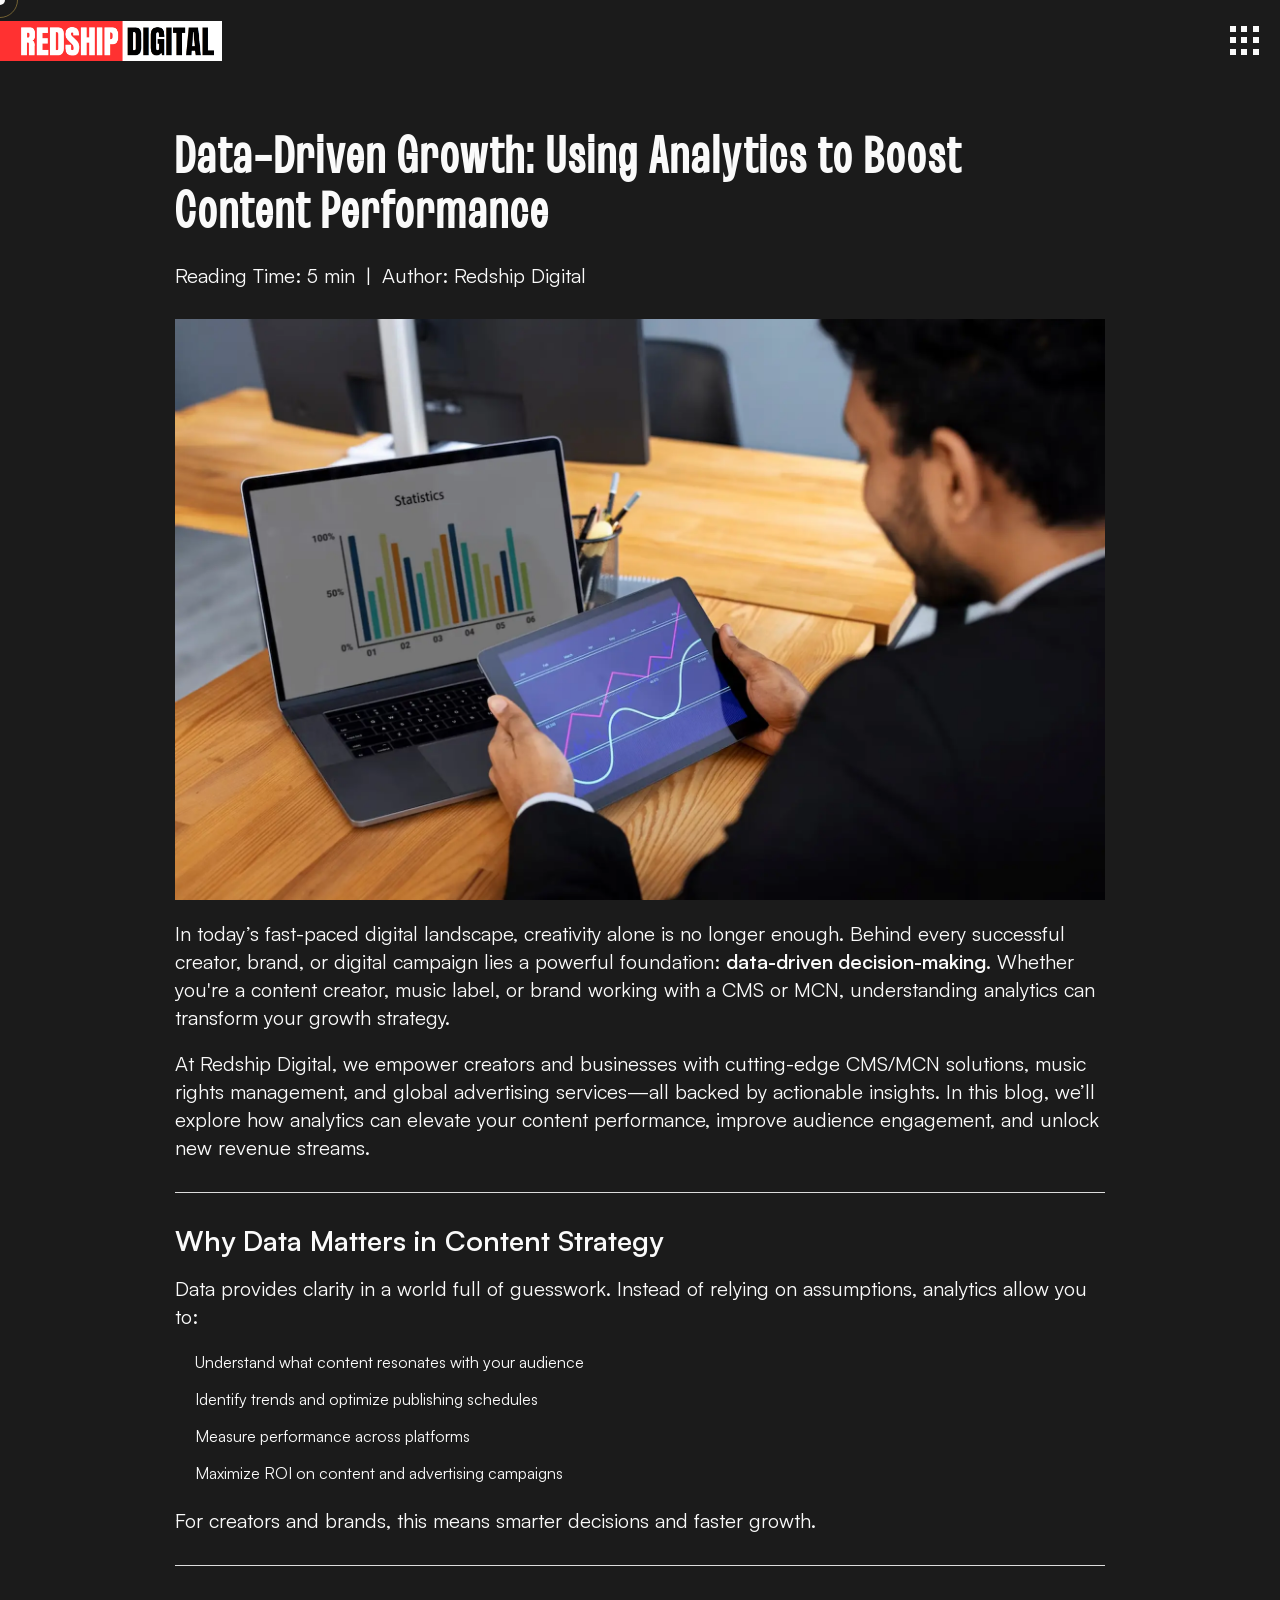
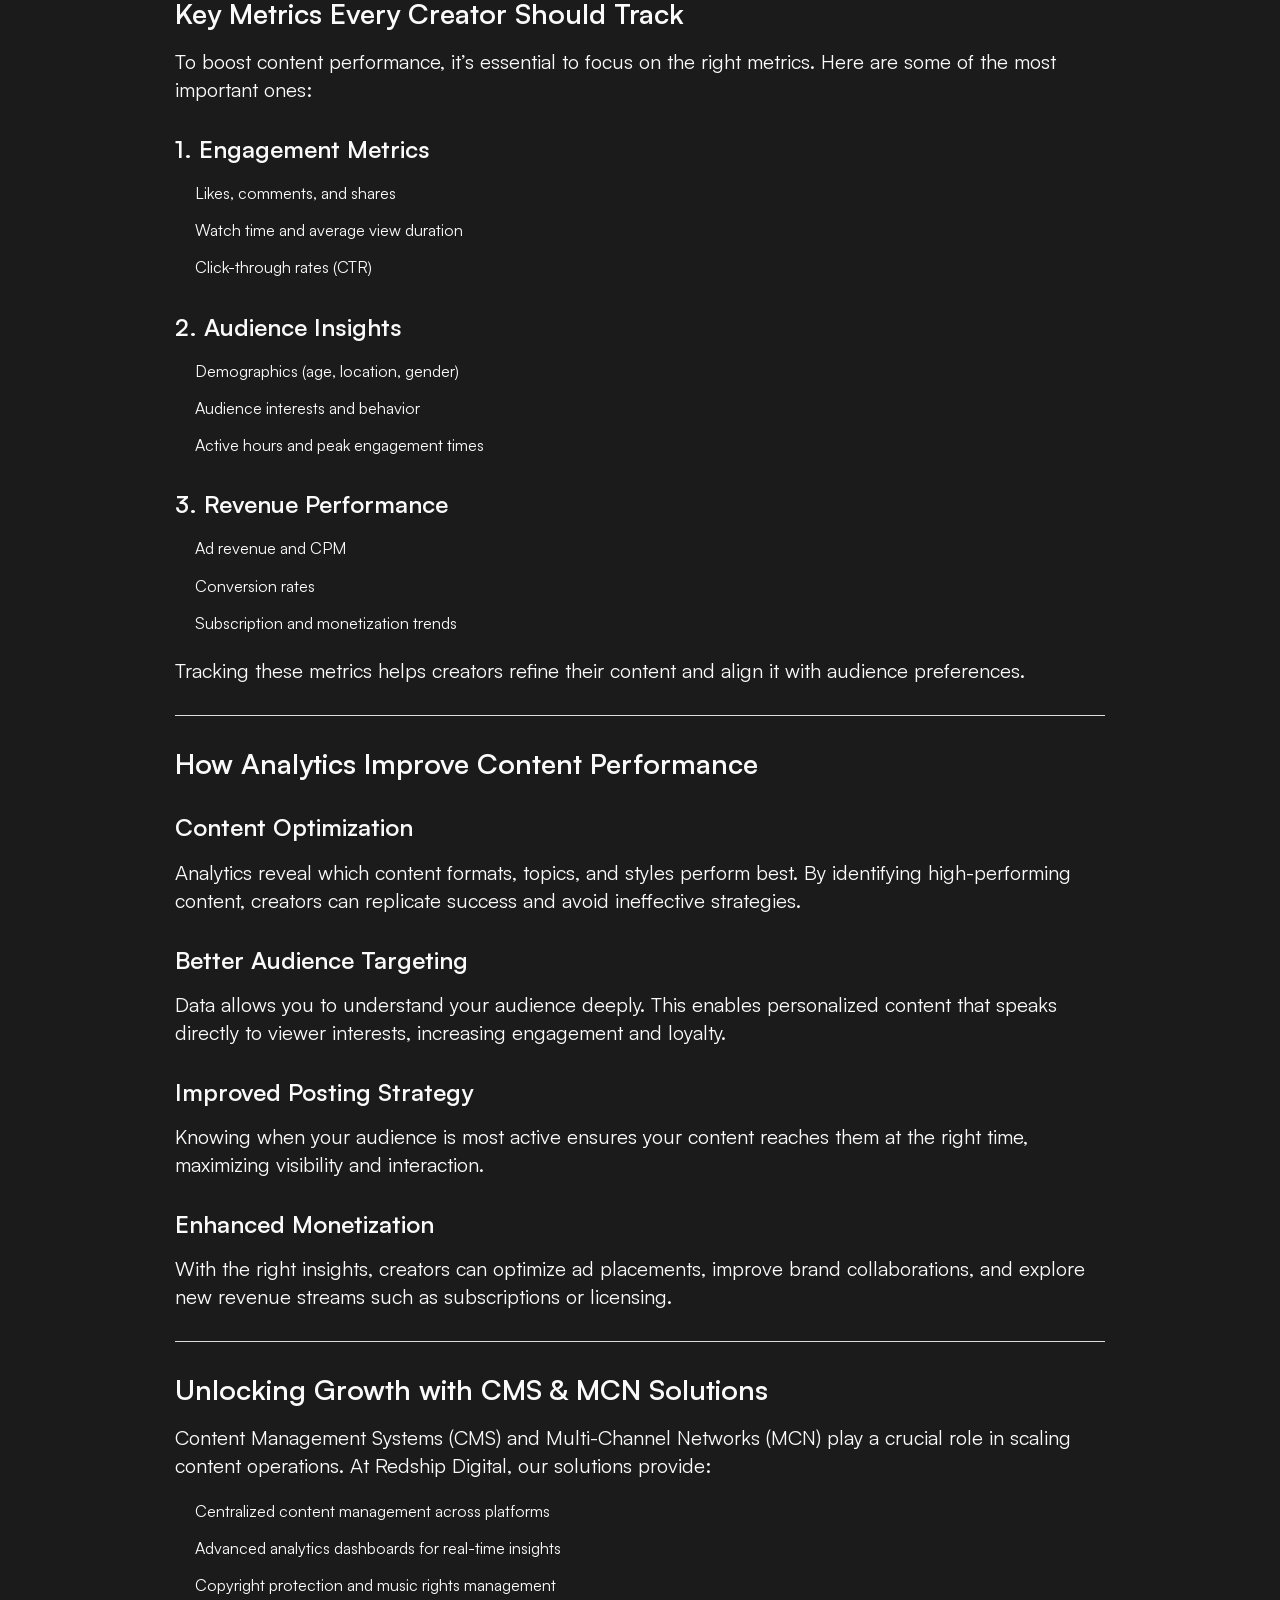
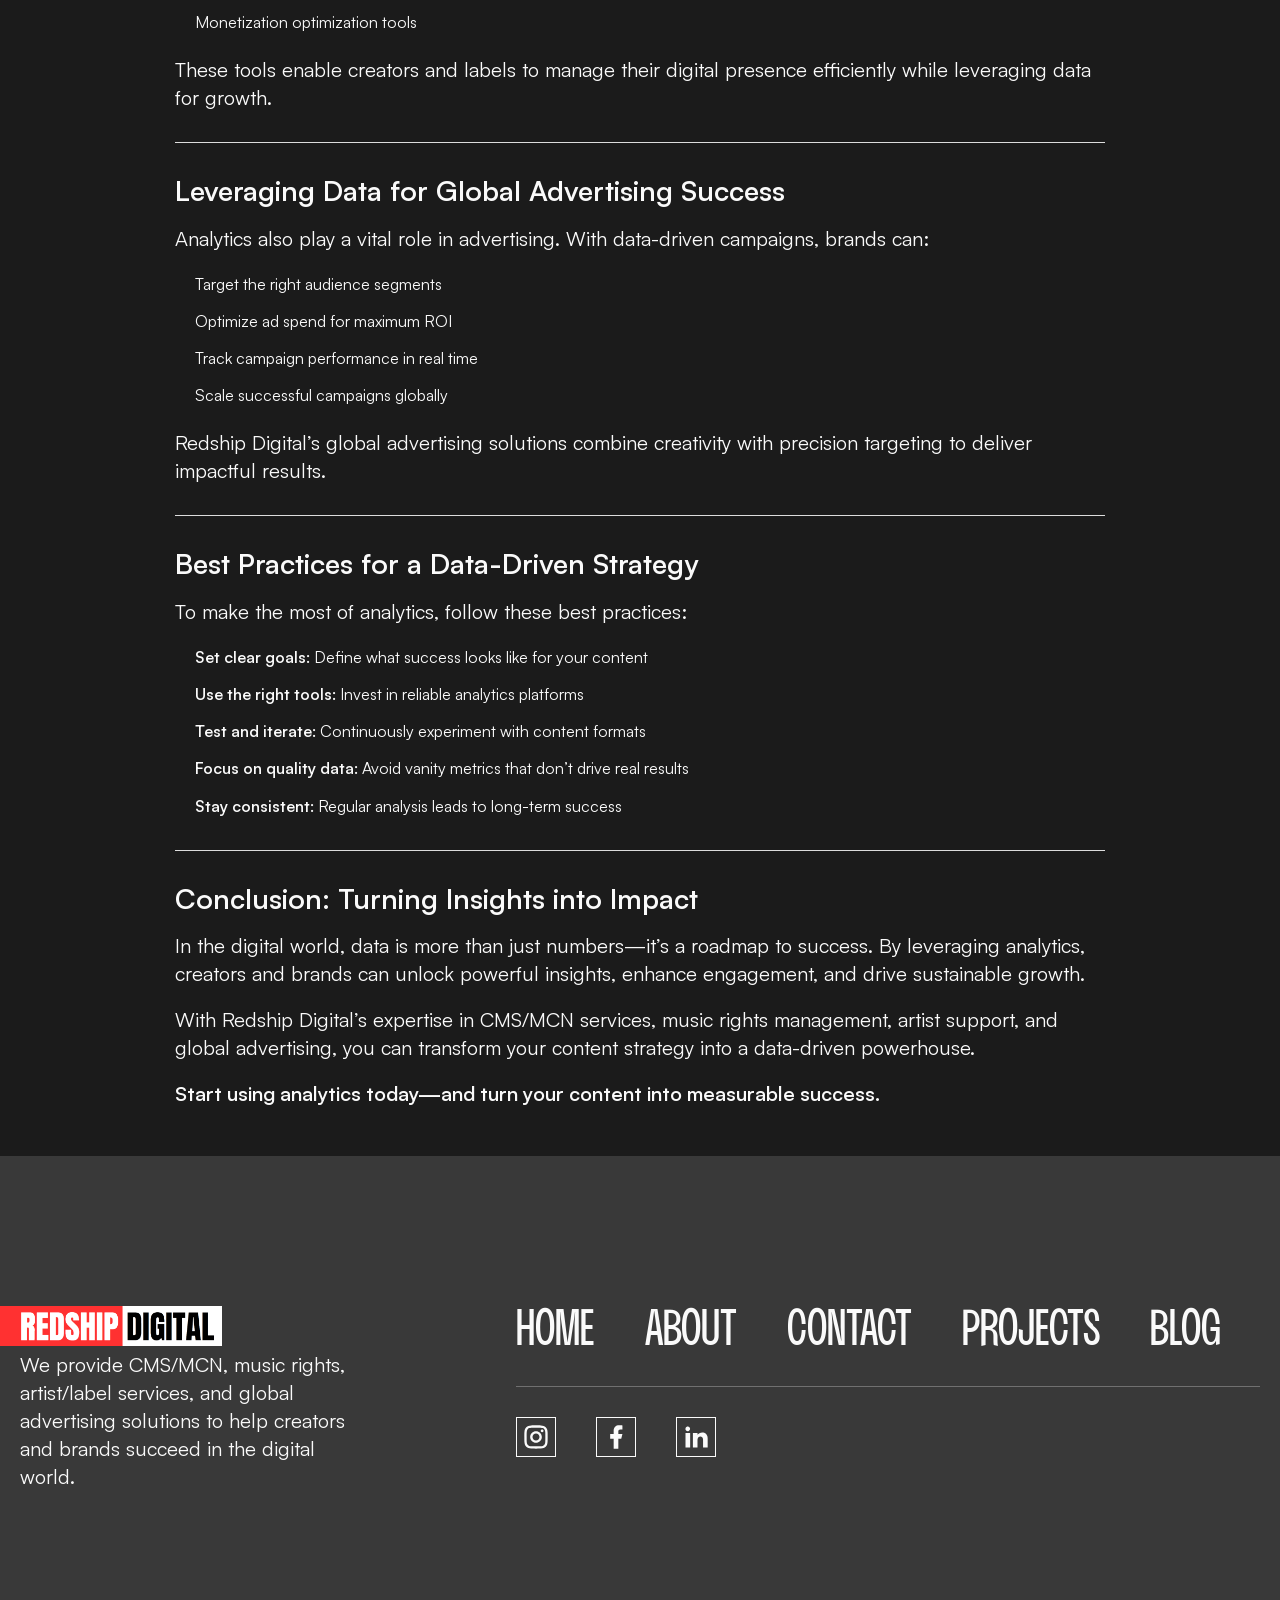
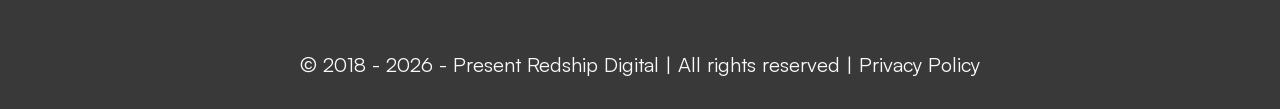
<file: data-driven-content-growth-strategies.html>
<!doctype html>
<html lang="en" class="no-js">

<head>
    <meta charset="UTF-8" />
    <meta name="viewport" content="width=device-width, initial-scale=1.0" />
    <link rel="icon" href="./favicon.ico" type="image/x-icon">
    <link rel="icon" type="image/png" sizes="32x32" href="./favicon-32x32.png">
    <link rel="icon" type="image/png" sizes="16x16" href="./favicon-16x16.png">
    <link rel="apple-touch-icon" sizes="180x180" href="./apple-touch-icon.png">
    <meta name="robots" content="index, follow">

    <title>Data-Driven Growth: Using Analytics to Boost Content Performance | Redship Digital</title>
    <meta name="keywords"
    content="data-driven growth, content performance, content analytics, digital marketing for creators, CMS solutions, MCN services, music rights management, audience engagement, content optimization, social media analytics, creator revenue, global advertising, Redship Digital">
<meta name="description"
    content="Learn how data-driven strategies and analytics can boost content performance, increase engagement, and unlock revenue opportunities for creators and brands.">
<meta property="og:title" content="Data-Driven Growth: Using Analytics to Boost Content Performance">
<meta property="og:description" content="Learn how data-driven strategies and analytics can boost content performance, increase engagement, and unlock revenue opportunities for creators and brands.">
<meta property="og:image" content="https://redshipdigital.com/images/logo.png">
<meta property="og:url" content="https://redshipdigital.com/data-driven-content-growth-strategies">
<meta property="og:type" content="website">

<meta name="twitter:card" content="summary_large_image">
<meta name="twitter:title" content="Data-Driven Growth: Using Analytics to Boost Content Performance">
<meta name="twitter:description" content="Learn how data-driven strategies and analytics can boost content performance, increase engagement, and unlock revenue opportunities for creators and brands.">
<meta name="twitter:image" content="https://redshipdigital.com/images/logo.png">

    <!-- Fancybox CSS -->
    <link rel="stylesheet" href="https://cdn.jsdelivr.net/npm/@fancyapps/ui@5.0/dist/fancybox/fancybox.css" />
    <!-- Theme stylesheet -->
    <link rel="stylesheet" href="./css/style.css">

</head>

<body class="home page-template-default">

    <div id="page" class="site">

        <a style="display: none;" class="skip-link screen-reader-text" href="#content">Skip to content</a>

        <!-- ============================================================
             START: Only for page
        ============================================================ -->
        <header class="header-main-page">
            <div class="header-main">
                <div class="wrapper">
                    <div class="header-inner">
                        <div class="header-content">
                            <div class="header-left">
                                <div class="logo-sec">
                                    <a href="/"><img src="./images/logo.png" alt="logo"></a>
                                </div>
                            </div>
                            <div class="header-right">
                                <div class="menu-btn-wrapper menu__btn" id="menu__btn">
                                    <div class="menu-btn">
                                        <span class="menu-dot"></span>
                                        <span class="menu-dot"></span>
                                        <span class="menu-dot"></span>
                                        <span class="menu-dot"></span>
                                        <span class="menu-dot"></span>
                                        <span class="menu-dot"></span>
                                        <span class="menu-dot"></span>
                                        <span class="menu-dot"></span>
                                        <span class="menu-dot"></span>
                                    </div>
                                </div>
                                <nav class="site-menu" id="site-menu">
                                    <div class="nav-menu-overlay"></div>
                                    <div class="nav-menu-side">
                                        <div class="nav-menu-inner" id="nav-menu-inner-sec">
                                            <ul class="nav-menu">
                                                <li class="nav-link-block">
                                                    <a href="/"><span class="nav-link">Home <span
                                                                class="link-count">01</span></span></a>
                                                </li>
                                                <li class="nav-link-block">
                                                    <a href="/about"><span class="nav-link">About <span
                                                                class="link-count">02</span></span></a>
                                                </li>
                                                <li class="nav-link-block">
                                                    <a href="/projects"><span class="nav-link">Projects <span
                                                                class="link-count">03</span></span></a>
                                                </li>
                                                <li class="nav-link-block">
                                                    <a href="/contact"><span class="nav-link">Contact <span
                                                                class="link-count">04</span></span></a>
                                                </li>
                                                <li class="nav-link-block">
                                                    <a href="/blog"><span class="nav-link">Blog<span
                                                                class="link-count">05</span></span></a>
                                                </li>
                                            </ul>
                                            <div class="nav-social-media-sec">
                                                <div class="nav-social-media">
                                                    <a href="https://www.instagram.com/redshipdigital" target="_blank">
                                                        <div class="nav-social-link">INSTAGRAM</div>
                                                    </a>
                                                    <a href="https://www.facebook.com/redshipdigital" target="_blank">
                                                        <div class="nav-social-link">FACEBOOK</div>
                                                    </a>
                                                    <a href="http://linkedin.com/company/redshipdigital"
                                                        target="_blank">
                                                        <div class="nav-social-link">LINKEDIN</div>
                                                    </a>
                                                </div>
                                            </div>
                                        </div>
                                    </div>
                                </nav>
                            </div>
                        </div>
                    </div>
                </div>
            </div>
        </header>
        <!-- ============================================================
             END:
        ============================================================ -->


        <div id="content" class="site-content">
            <div id="primary" class="content-area">
                <main id="main" class="site-main">

<div class="single-blog">
    <div class="wrapper">
        <div class="single-blog-inner ">
            <div class="single-blog-title">
                <h1>Data-Driven Growth: Using Analytics to Boost Content Performance</h1>
            </div>
            <div class="single-blog-desc">
                Reading Time: 5 min
                <div> | </div>
                <div>Author: Redship Digital</div>
            </div>
            <img src="./images/data-driven-content-growth-strategies.webp"
                alt="Data-Driven Growth: Using Analytics to Boost Content Performance" loading="lazy">
            <div class="single-blog-content">
                <p>In today’s fast-paced digital landscape, creativity alone is no longer enough. Behind every
                    successful creator, brand, or digital campaign lies a powerful foundation: <strong>data-driven
                        decision-making</strong>. Whether you're a content creator, music label, or brand working with a
                    CMS or MCN, understanding analytics can transform your growth strategy.</p>

                <p>At Redship Digital, we empower creators and businesses with cutting-edge CMS/MCN solutions, music
                    rights management, and global advertising services—all backed by actionable insights. In this blog,
                    we’ll explore how analytics can elevate your content performance, improve audience engagement, and
                    unlock new revenue streams.</p>

                <hr>

                <h2>Why Data Matters in Content Strategy</h2>

                <p>Data provides clarity in a world full of guesswork. Instead of relying on assumptions, analytics
                    allow you to:</p>

                <ul>
                    <li>Understand what content resonates with your audience</li>
                    <li>Identify trends and optimize publishing schedules</li>
                    <li>Measure performance across platforms</li>
                    <li>Maximize ROI on content and advertising campaigns</li>
                </ul>

                <p>For creators and brands, this means smarter decisions and faster growth.</p>

                <hr>

                <h2>Key Metrics Every Creator Should Track</h2>

                <p>To boost content performance, it’s essential to focus on the right metrics. Here are some of the most
                    important ones:</p>

                <h3>1. Engagement Metrics</h3>
                <ul>
                    <li>Likes, comments, and shares</li>
                    <li>Watch time and average view duration</li>
                    <li>Click-through rates (CTR)</li>
                </ul>

                <h3>2. Audience Insights</h3>
                <ul>
                    <li>Demographics (age, location, gender)</li>
                    <li>Audience interests and behavior</li>
                    <li>Active hours and peak engagement times</li>
                </ul>

                <h3>3. Revenue Performance</h3>
                <ul>
                    <li>Ad revenue and CPM</li>
                    <li>Conversion rates</li>
                    <li>Subscription and monetization trends</li>
                </ul>

                <p>Tracking these metrics helps creators refine their content and align it with audience preferences.
                </p>

                <hr>

                <h2>How Analytics Improve Content Performance</h2>

                <h3>Content Optimization</h3>
                <p>Analytics reveal which content formats, topics, and styles perform best. By identifying
                    high-performing content, creators can replicate success and avoid ineffective strategies.</p>

                <h3>Better Audience Targeting</h3>
                <p>Data allows you to understand your audience deeply. This enables personalized content that speaks
                    directly to viewer interests, increasing engagement and loyalty.</p>

                <h3>Improved Posting Strategy</h3>
                <p>Knowing when your audience is most active ensures your content reaches them at the right time,
                    maximizing visibility and interaction.</p>

                <h3>Enhanced Monetization</h3>
                <p>With the right insights, creators can optimize ad placements, improve brand collaborations, and
                    explore new revenue streams such as subscriptions or licensing.</p>

                <hr>

                <h2>Unlocking Growth with CMS & MCN Solutions</h2>

                <p>Content Management Systems (CMS) and Multi-Channel Networks (MCN) play a crucial role in scaling
                    content operations. At Redship Digital, our solutions provide:</p>

                <ul>
                    <li>Centralized content management across platforms</li>
                    <li>Advanced analytics dashboards for real-time insights</li>
                    <li>Copyright protection and music rights management</li>
                    <li>Monetization optimization tools</li>
                </ul>

                <p>These tools enable creators and labels to manage their digital presence efficiently while leveraging
                    data for growth.</p>

                <hr>

                <h2>Leveraging Data for Global Advertising Success</h2>

                <p>Analytics also play a vital role in advertising. With data-driven campaigns, brands can:</p>

                <ul>
                    <li>Target the right audience segments</li>
                    <li>Optimize ad spend for maximum ROI</li>
                    <li>Track campaign performance in real time</li>
                    <li>Scale successful campaigns globally</li>
                </ul>

                <p>Redship Digital’s global advertising solutions combine creativity with precision targeting to deliver
                    impactful results.</p>

                <hr>

                <h2>Best Practices for a Data-Driven Strategy</h2>

                <p>To make the most of analytics, follow these best practices:</p>

                <ul>
                    <li><strong>Set clear goals:</strong> Define what success looks like for your content</li>
                    <li><strong>Use the right tools:</strong> Invest in reliable analytics platforms</li>
                    <li><strong>Test and iterate:</strong> Continuously experiment with content formats</li>
                    <li><strong>Focus on quality data:</strong> Avoid vanity metrics that don’t drive real results</li>
                    <li><strong>Stay consistent:</strong> Regular analysis leads to long-term success</li>
                </ul>

                <hr>

                <h2>Conclusion: Turning Insights into Impact</h2>

                <p>In the digital world, data is more than just numbers—it’s a roadmap to success. By leveraging
                    analytics, creators and brands can unlock powerful insights, enhance engagement, and drive
                    sustainable growth.</p>

                <p>With Redship Digital’s expertise in CMS/MCN services, music rights management, artist support, and
                    global advertising, you can transform your content strategy into a data-driven powerhouse.</p>

                <p><strong>Start using analytics today—and turn your content into measurable success.</strong></p>

            </div>
        </div>
    </div>
</div>




                </main><!-- #main -->
            </div><!-- #primary -->
        </div><!-- #content -->

    </div><!-- #page -->


    <!-- ============================================================
         footer
    ============================================================ -->
    <footer>
        <div class="footer-sec">
            <div class="wrapper">
                <div class="footer-inner">

                    <div class="footer-left">
                        <div class="footer-title logo-sec">
                            <a href="/"><img src="./images/logo.png" alt="logo"></a>
                        </div>
                        <div class="footer-subtitle">
                            <p>We provide CMS/MCN, music rights, artist/label services, and global advertising solutions to
                                help creators and brands succeed in the digital world.</p>
                        </div>
                    </div>

                    <div class="footer-right">
                        <div class="footer-content footer-menu-content">
                            <ul class="footer-menu">
                                <li class="footer-menu-item"><a href="/">Home</a></li>
                                <li class="footer-menu-item"><a href="/about">About</a></li>
                                <li class="footer-menu-item"><a href="/contact">Contact</a></li>
                                <li class="footer-menu-item"><a href="/projects">Projects</a></li>
                                <li class="footer-menu-item"><a href="/blog">Blog</a></li>
                            </ul>
                        </div>

                        <div class="footer-content footer-social-content">
                            <ul>
                                <li>
                                    <a href="https://www.instagram.com/redshipdigital" target="_blank">
                                        <div class="social-icon-wrap">
                                            <div class="social-icon">
                                                <svg xmlns="http://www.w3.org/2000/svg" viewBox="0 0 24 24" fill="currentColor">
                                                    <path d="M12.001 9C10.3436 9 9.00098 10.3431 9.00098 12C9.00098 13.6573 10.3441 15 12.001 15C13.6583 15 15.001 13.6569 15.001 12C15.001 10.3427 13.6579 9 12.001 9ZM12.001 7C14.7614 7 17.001 9.2371 17.001 12C17.001 14.7605 14.7639 17 12.001 17C9.24051 17 7.00098 14.7629 7.00098 12C7.00098 9.23953 9.23808 7 12.001 7ZM18.501 6.74915C18.501 7.43926 17.9402 7.99917 17.251 7.99917C16.5609 7.99917 16.001 7.4384 16.001 6.74915C16.001 6.0599 16.5617 5.5 17.251 5.5C17.9393 5.49913 18.501 6.0599 18.501 6.74915ZM12.001 4C9.5265 4 9.12318 4.00655 7.97227 4.0578C7.18815 4.09461 6.66253 4.20007 6.17416 4.38967C5.74016 4.55799 5.42709 4.75898 5.09352 5.09255C4.75867 5.4274 4.55804 5.73963 4.3904 6.17383C4.20036 6.66332 4.09493 7.18811 4.05878 7.97115C4.00703 9.0752 4.00098 9.46105 4.00098 12C4.00098 14.4745 4.00753 14.8778 4.05877 16.0286C4.0956 16.8124 4.2012 17.3388 4.39034 17.826C4.5591 18.2606 4.7605 18.5744 5.09246 18.9064C5.42863 19.2421 5.74179 19.4434 6.17187 19.6094C6.66619 19.8005 7.19148 19.9061 7.97212 19.9422C9.07618 19.9939 9.46203 20 12.001 20C14.4755 20 14.8788 19.9934 16.0296 19.9422C16.8117 19.9055 17.3385 19.7996 17.827 19.6106C18.2604 19.4423 18.5752 19.2402 18.9074 18.9085C19.2436 18.5718 19.4445 18.2594 19.6107 17.8283C19.8013 17.3358 19.9071 16.8098 19.9432 16.0289C19.9949 14.9248 20.001 14.5389 20.001 12C20.001 9.52552 19.9944 9.12221 19.9432 7.97137C19.9064 7.18906 19.8005 6.66149 19.6113 6.17318C19.4434 5.74038 19.2417 5.42635 18.9084 5.09255C18.573 4.75715 18.2616 4.55693 17.8271 4.38942C17.338 4.19954 16.8124 4.09396 16.0298 4.05781C14.9258 4.00605 14.5399 4 12.001 4ZM12.001 2C14.7176 2 15.0568 2.01 16.1235 2.06C17.1876 2.10917 17.9135 2.2775 18.551 2.525C19.2101 2.77917 19.7668 3.1225 20.3226 3.67833C20.8776 4.23417 21.221 4.7925 21.476 5.45C21.7226 6.08667 21.891 6.81333 21.941 7.8775C21.9885 8.94417 22.001 9.28333 22.001 12C22.001 14.7167 21.991 15.0558 21.941 16.1225C21.8918 17.1867 21.7226 17.9125 21.476 18.55C21.2218 19.2092 20.8776 19.7658 20.3226 20.3217C19.7668 20.8767 19.2076 21.22 18.551 21.475C17.9135 21.7217 17.1876 21.89 16.1235 21.94C15.0568 21.9875 14.7176 22 12.001 22C9.28431 22 8.94514 21.99 7.87848 21.94C6.81431 21.8908 6.08931 21.7217 5.45098 21.475C4.79264 21.2208 4.23514 20.8767 3.67931 20.3217C3.12348 19.7658 2.78098 19.2067 2.52598 18.55C2.27848 17.9125 2.11098 17.1867 2.06098 16.1225C2.01348 15.0558 2.00098 14.7167 2.00098 12C2.00098 9.28333 2.01098 8.94417 2.06098 7.8775C2.11014 6.8125 2.27848 6.0875 2.52598 5.45C2.78014 4.79167 3.12348 4.23417 3.67931 3.67833C4.23514 3.1225 4.79348 2.78 5.45098 2.525C6.08848 2.2775 6.81348 2.11 7.87848 2.06C8.94514 2.0125 9.28431 2 12.001 2Z"></path>
                                                </svg>
                                            </div>
                                        </div>
                                    </a>
                                </li>
                                <li>
                                    <a href="https://www.facebook.com/redshipdigital" target="_blank">
                                        <div class="social-icon-wrap">
                                            <div class="social-icon">
                                                <svg xmlns="http://www.w3.org/2000/svg" viewBox="0 0 24 24" fill="currentColor">
                                                    <path d="M14 13.5H16.5L17.5 9.5H14V7.5C14 6.47062 14 5.5 16 5.5H17.5V2.1401C17.1743 2.09685 15.943 2 14.6429 2C11.9284 2 10 3.65686 10 6.69971V9.5H7V13.5H10V22H14V13.5Z"></path>
                                                </svg>
                                            </div>
                                        </div>
                                    </a>
                                </li>
                                <li>
                                    <a href="http://linkedin.com/company/redshipdigital" target="_blank">
                                        <div class="social-icon-wrap">
                                            <div class="social-icon">
                                                <svg xmlns="http://www.w3.org/2000/svg" viewBox="0 0 24 24" fill="currentColor">
                                                    <path d="M6.94048 4.99993C6.94011 5.81424 6.44608 6.54702 5.69134 6.85273C4.9366 7.15845 4.07187 6.97605 3.5049 6.39155C2.93793 5.80704 2.78195 4.93715 3.1105 4.19207C3.43906 3.44699 4.18654 2.9755 5.00048 2.99993C6.08155 3.03238 6.94097 3.91837 6.94048 4.99993ZM7.00048 8.47993H3.00048V20.9999H7.00048V8.47993ZM13.3205 8.47993H9.34048V20.9999H13.2805V14.4299C13.2805 10.7699 18.0505 10.4299 18.0505 14.4299V20.9999H22.0005V13.0699C22.0005 6.89993 14.9405 7.12993 13.2805 10.1599L13.3205 8.47993Z"></path>
                                                </svg>
                                            </div>
                                        </div>
                                    </a>
                                </li>
                            </ul>
                        </div>
                    </div>

                </div>
            </div>
        </div>

        <div class="footer-copyright-sec">
            <div class="wrapper">
                <div>
                    <div class="footer-copyright">
                        <p>© 2018 - 2026 - Present Redship Digital | All rights reserved | <a href="/privacy-policy">Privacy Policy</a></p>
                    </div>
                </div>
            </div>
        </div>
    </footer>


    <div class="cursor" id="cursor"></div>
<div class="cursor-ring" id="cursorRing"></div>


    <!-- ============================================================
         End footer
    ============================================================ -->

    <script src="https://cdnjs.cloudflare.com/ajax/libs/jquery/3.6.1/jquery.min.js"></script>
    <script src="./js/tilt.jquery.min.js"></script>
    <script src="./js/TweenMax.min.js"></script>
    <script src="./js/ScrollMagic.min.js"></script>
    <script src="./js/debug.addIndicators.min.js"></script>
    <script src="./js/animation.gsap.js"></script>
    <script src="./js/fancybox.umd.js"></script>
    <script src="./js/lax.js"></script>
    

    
    <script>
        // Cursor
        const cursor = document.getElementById('cursor');
        const ring = document.getElementById('cursorRing');
        let mx = 0, my = 0, rx = 0, ry = 0;
        document.addEventListener('mousemove', e => { mx = e.clientX; my = e.clientY; });
        function animateCursor() {
            cursor.style.left = mx + 'px'; cursor.style.top = my + 'px';
            rx += (mx - rx) * 0.12; ry += (my - ry) * 0.12;
            ring.style.left = rx + 'px'; ring.style.top = ry + 'px';
            requestAnimationFrame(animateCursor);
        }
        animateCursor();
    </script>
    
    <!-- Accordion -->
    <script>
        const items = document.querySelectorAll('.accordion button');

        function toggleAccordion() {
            const itemToggle = this.getAttribute('aria-expanded');
            for (let i = 0; i < items.length; i++) {
                items[i].setAttribute('aria-expanded', 'false');
            }
            if (itemToggle === 'false') {
                this.setAttribute('aria-expanded', 'true');
            }
        }

        items.forEach((item) => item.addEventListener('click', toggleAccordion));

        Fancybox.bind("[data-fancybox]", {});
    </script>

    <!-- Nav menu toggle + Banner tilt -->
    <script>
        var clicked = false;
        $('.menu__btn').on('click', function () {
            if (!clicked) {
                clicked = true;
                $(this).toggleClass('active');
                $('#nav-menu-inner-sec').toggleClass('active');
                if ($('#site-menu').hasClass('active')) {
                    $('.nav-menu-overlay').removeClass('active');
                    setTimeout(function () {
                        $('#nav-menu-inner-sec').removeClass('text-animation');
                        $('#site-menu').removeClass('active');
                        clicked = false;
                    }, 2000);
                } else {
                    $('#site-menu').addClass('active');
                    setTimeout(function () {
                        $('.nav-menu-overlay').addClass('active');
                        $('#nav-menu-inner-sec').addClass('text-animation');
                        clicked = false;
                    }, 2000);
                }
            }
        });

        $('.banner-title').tilt({
            glare: true,
            maxGlare: .5,
        });
    </script>


</body>
</html>
</file>
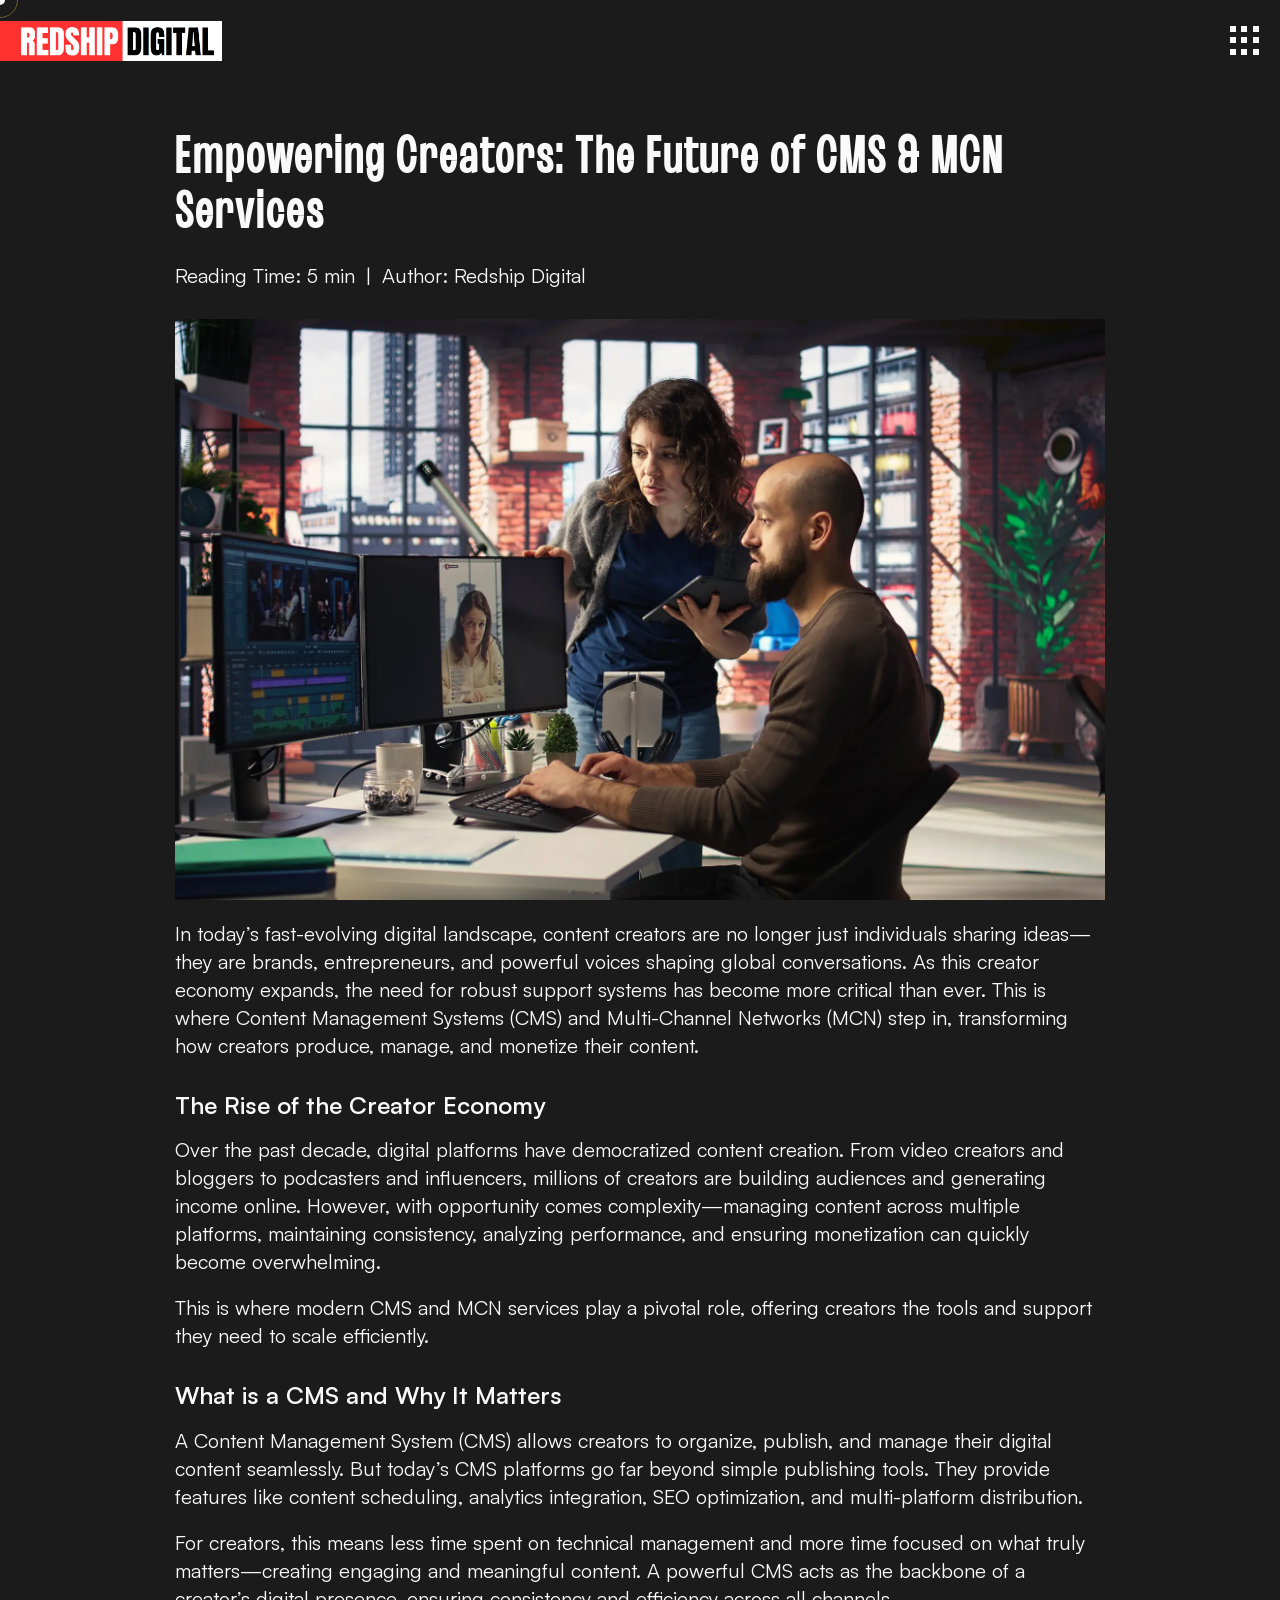
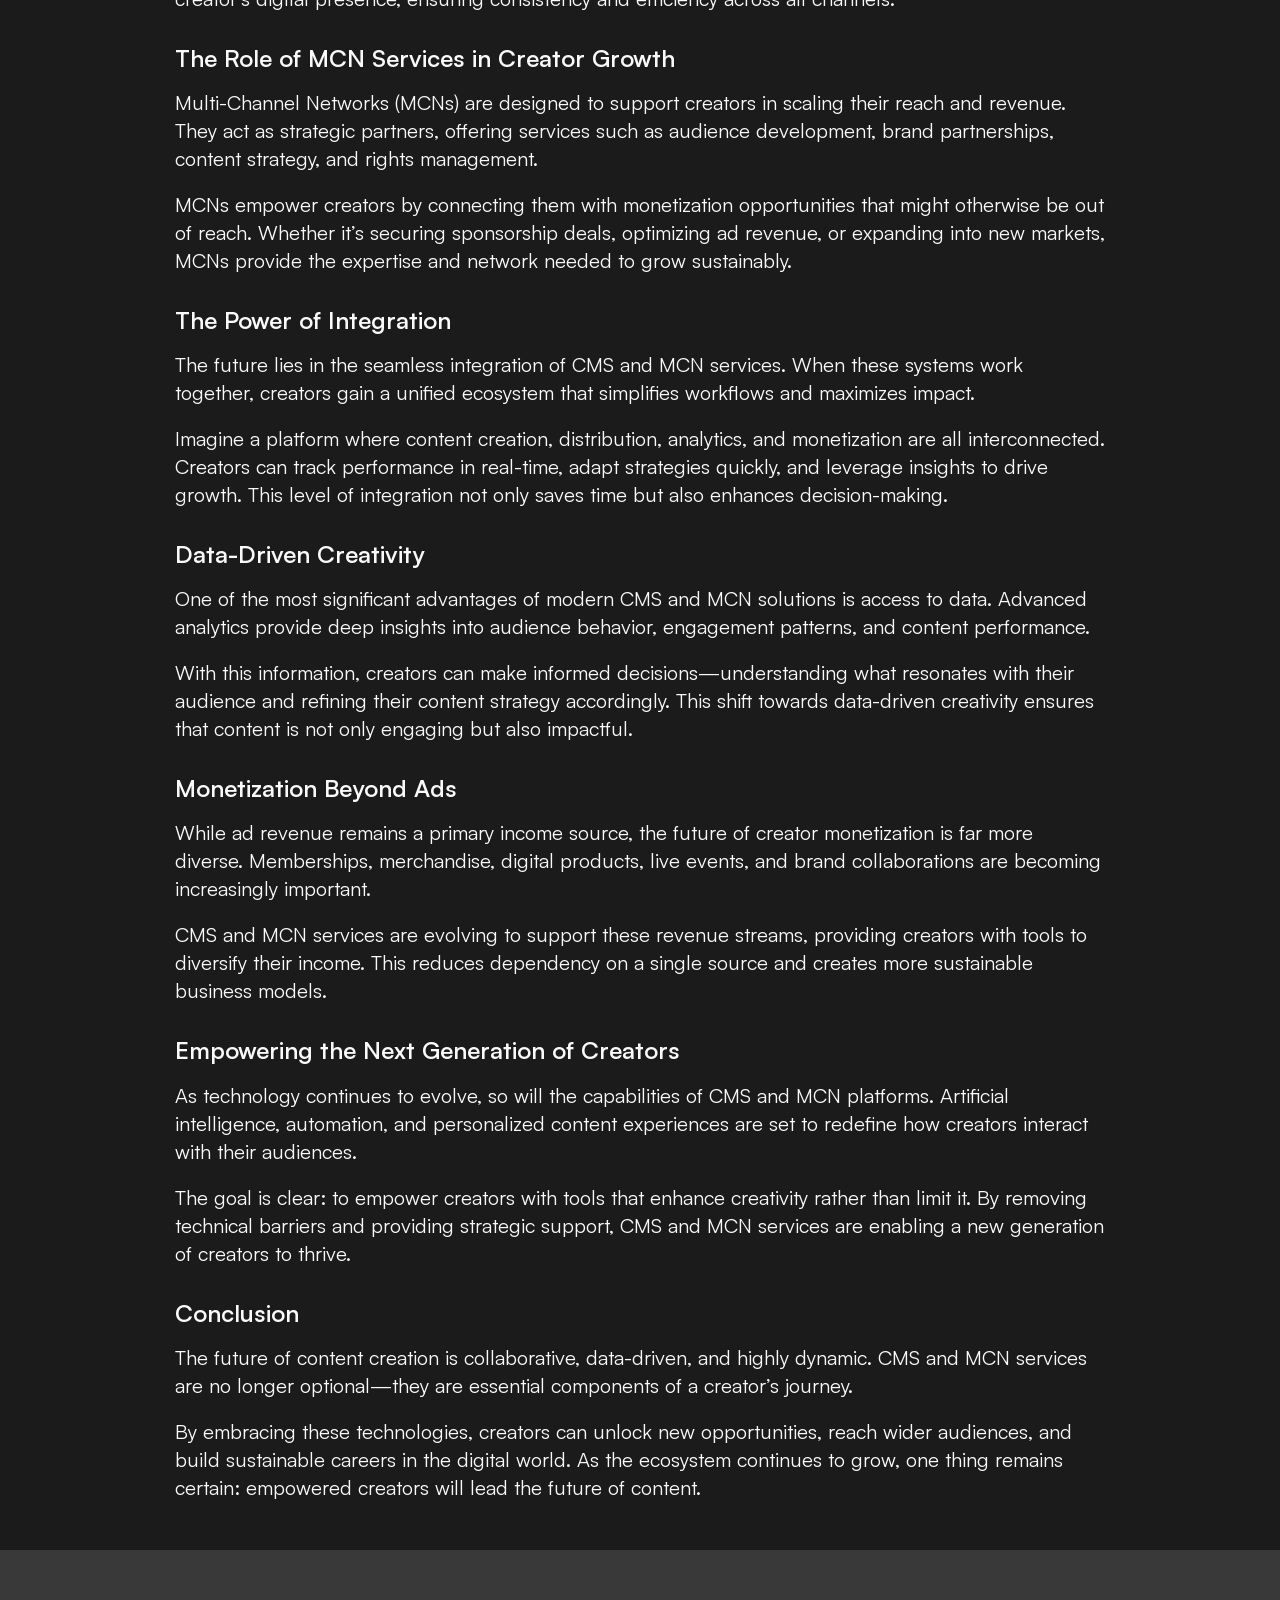
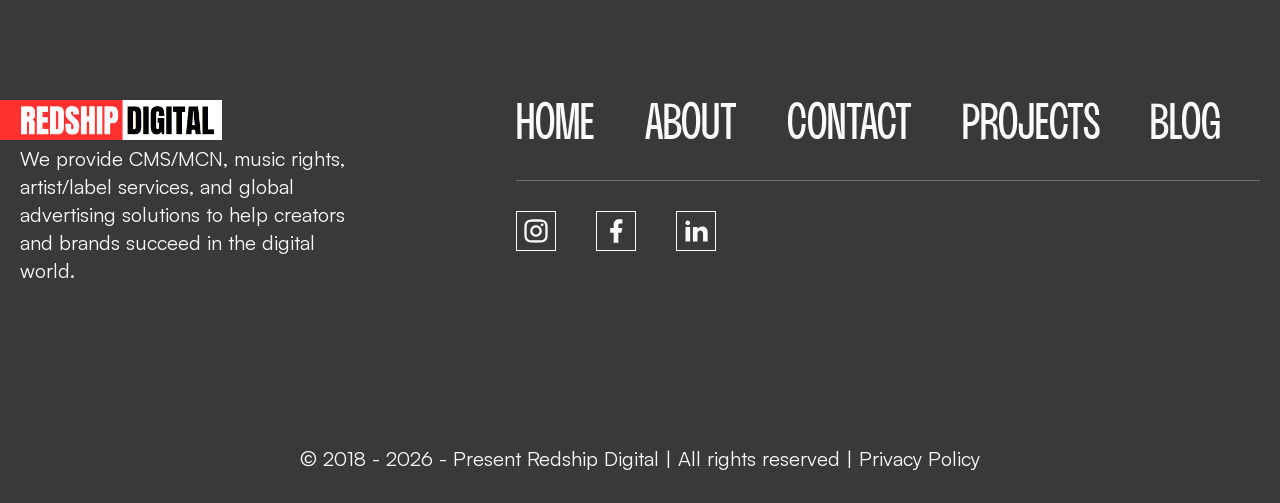
<file: empowering-creators-the-future-of-cms-and-mcn-services.html>
<!doctype html>
<html lang="en" class="no-js">

<head>
    <meta charset="UTF-8" />
    <meta name="viewport" content="width=device-width, initial-scale=1.0" />
    <link rel="icon" href="./favicon.ico" type="image/x-icon">
    <link rel="icon" type="image/png" sizes="32x32" href="./favicon-32x32.png">
    <link rel="icon" type="image/png" sizes="16x16" href="./favicon-16x16.png">
    <link rel="apple-touch-icon" sizes="180x180" href="./apple-touch-icon.png">
    <meta name="robots" content="index, follow">

    <title>Empowering Creators: The Future of CMS & MCN Services | Redship Digital</title>
    <meta name="keywords"
    content="CMS services, MCN services, music rights management, artist services, label services, digital monetization, global advertising solutions, content creator growth">
<meta name="description"
    content="From music rights management to global advertising solutions, modern CMS and MCN services are transforming how creators and brands grow, monetize, and thrive in the digital ecosystem.">
<meta property="og:title" content="Empowering Creators: The Future of CMS & MCN Services">
<meta property="og:description" content="From music rights management to global advertising solutions, modern CMS and MCN services are transforming how creators and brands grow, monetize, and thrive in the digital ecosystem.">
<meta property="og:image" content="https://redshipdigital.com/images/logo.png">
<meta property="og:url" content="https://redshipdigital.com/empowering-creators-the-future-of-cms-and-mcn-services">
<meta property="og:type" content="website">

<meta name="twitter:card" content="summary_large_image">
<meta name="twitter:title" content="Empowering Creators: The Future of CMS & MCN Services">
<meta name="twitter:description" content="From music rights management to global advertising solutions, modern CMS and MCN services are transforming how creators and brands grow, monetize, and thrive in the digital ecosystem.">
<meta name="twitter:image" content="https://redshipdigital.com/images/logo.png">

    <!-- Fancybox CSS -->
    <link rel="stylesheet" href="https://cdn.jsdelivr.net/npm/@fancyapps/ui@5.0/dist/fancybox/fancybox.css" />
    <!-- Theme stylesheet -->
    <link rel="stylesheet" href="./css/style.css">

</head>

<body class="home page-template-default">

    <div id="page" class="site">

        <a style="display: none;" class="skip-link screen-reader-text" href="#content">Skip to content</a>

        <!-- ============================================================
             START: Only for page
        ============================================================ -->
        <header class="header-main-page">
            <div class="header-main">
                <div class="wrapper">
                    <div class="header-inner">
                        <div class="header-content">
                            <div class="header-left">
                                <div class="logo-sec">
                                    <a href="/"><img src="./images/logo.png" alt="logo"></a>
                                </div>
                            </div>
                            <div class="header-right">
                                <div class="menu-btn-wrapper menu__btn" id="menu__btn">
                                    <div class="menu-btn">
                                        <span class="menu-dot"></span>
                                        <span class="menu-dot"></span>
                                        <span class="menu-dot"></span>
                                        <span class="menu-dot"></span>
                                        <span class="menu-dot"></span>
                                        <span class="menu-dot"></span>
                                        <span class="menu-dot"></span>
                                        <span class="menu-dot"></span>
                                        <span class="menu-dot"></span>
                                    </div>
                                </div>
                                <nav class="site-menu" id="site-menu">
                                    <div class="nav-menu-overlay"></div>
                                    <div class="nav-menu-side">
                                        <div class="nav-menu-inner" id="nav-menu-inner-sec">
                                            <ul class="nav-menu">
                                                <li class="nav-link-block">
                                                    <a href="/"><span class="nav-link">Home <span
                                                                class="link-count">01</span></span></a>
                                                </li>
                                                <li class="nav-link-block">
                                                    <a href="/about"><span class="nav-link">About <span
                                                                class="link-count">02</span></span></a>
                                                </li>
                                                <li class="nav-link-block">
                                                    <a href="/projects"><span class="nav-link">Projects <span
                                                                class="link-count">03</span></span></a>
                                                </li>
                                                <li class="nav-link-block">
                                                    <a href="/contact"><span class="nav-link">Contact <span
                                                                class="link-count">04</span></span></a>
                                                </li>
                                                <li class="nav-link-block">
                                                    <a href="/blog"><span class="nav-link">Blog<span
                                                                class="link-count">05</span></span></a>
                                                </li>
                                            </ul>
                                            <div class="nav-social-media-sec">
                                                <div class="nav-social-media">
                                                    <a href="https://www.instagram.com/redshipdigital" target="_blank">
                                                        <div class="nav-social-link">INSTAGRAM</div>
                                                    </a>
                                                    <a href="https://www.facebook.com/redshipdigital" target="_blank">
                                                        <div class="nav-social-link">FACEBOOK</div>
                                                    </a>
                                                    <a href="http://linkedin.com/company/redshipdigital"
                                                        target="_blank">
                                                        <div class="nav-social-link">LINKEDIN</div>
                                                    </a>
                                                </div>
                                            </div>
                                        </div>
                                    </div>
                                </nav>
                            </div>
                        </div>
                    </div>
                </div>
            </div>
        </header>
        <!-- ============================================================
             END:
        ============================================================ -->


        <div id="content" class="site-content">
            <div id="primary" class="content-area">
                <main id="main" class="site-main">

<div class="single-blog">
    <div class="wrapper">
        <div class="single-blog-inner ">
            <div class="single-blog-title">
                <h1>Empowering Creators: The Future of CMS & MCN Services</h1>
            </div>
            <div class="single-blog-desc">
                Reading Time: 5 min
                <div> | </div>
                <div>Author: Redship Digital</div>
            </div>
            <img src="./images/empowering-creators-the-future-of-cms-and-mcn-services.webp"
                alt="Empowering Creators: The Future of CMS & MCN Services" loading="lazy">
            <div class="single-blog-content">
                <p>In today’s fast-evolving digital landscape, content creators are no longer just individuals
                    sharing ideas—they are brands, entrepreneurs, and powerful voices shaping global conversations.
                    As this creator economy expands, the need for robust support systems has become more critical
                    than ever. This is where Content Management Systems (CMS) and Multi-Channel Networks (MCN) step
                    in, transforming how creators produce, manage, and monetize their content.</p>
                <h3>The Rise of the Creator Economy</h3>
                <p>Over the past decade, digital platforms have democratized content creation. From video creators
                    and bloggers to podcasters and influencers, millions of creators are building audiences and
                    generating income online. However, with opportunity comes complexity—managing content across
                    multiple platforms, maintaining consistency, analyzing performance, and ensuring monetization
                    can quickly become overwhelming.</p>
                <p>This is where modern CMS and MCN services play a pivotal role, offering creators the tools and
                    support they need to scale efficiently.</p>
                <h3>What is a CMS and Why It Matters</h3>
                <p>A Content Management System (CMS) allows creators to organize, publish, and manage their digital
                    content seamlessly. But today’s CMS platforms go far beyond simple publishing tools. They
                    provide features like content scheduling, analytics integration, SEO optimization, and
                    multi-platform distribution.</p>
                <p>For creators, this means less time spent on technical management and more time focused on what
                    truly matters—creating engaging and meaningful content. A powerful CMS acts as the backbone of a
                    creator’s digital presence, ensuring consistency and efficiency across all channels.</p>
                <h3>The Role of MCN Services in Creator Growth</h3>
                <p>Multi-Channel Networks (MCNs) are designed to support creators in scaling their reach and
                    revenue. They act as strategic partners, offering services such as audience development, brand
                    partnerships, content strategy, and rights management.</p>
                <p>MCNs empower creators by connecting them with monetization opportunities that might otherwise be
                    out of reach. Whether it’s securing sponsorship deals, optimizing ad revenue, or expanding into
                    new markets, MCNs provide the expertise and network needed to grow sustainably.</p>
                <h3>The Power of Integration</h3>
                <p>The future lies in the seamless integration of CMS and MCN services. When these systems work
                    together, creators gain a unified ecosystem that simplifies workflows and maximizes impact.</p>
                <p>Imagine a platform where content creation, distribution, analytics, and monetization are all
                    interconnected. Creators can track performance in real-time, adapt strategies quickly, and
                    leverage insights to drive growth. This level of integration not only saves time but also
                    enhances decision-making.</p>
                <h3>Data-Driven Creativity</h3>
                <p>One of the most significant advantages of modern CMS and MCN solutions is access to data.
                    Advanced analytics provide deep insights into audience behavior, engagement patterns, and
                    content performance.</p>
                <p>With this information, creators can make informed decisions—understanding what resonates with
                    their audience and refining their content strategy accordingly. This shift towards data-driven
                    creativity ensures that content is not only engaging but also impactful.</p>
                <h3>Monetization Beyond Ads</h3>
                <p>While ad revenue remains a primary income source, the future of creator monetization is far more
                    diverse. Memberships, merchandise, digital products, live events, and brand collaborations are
                    becoming increasingly important.</p>
                <p>CMS and MCN services are evolving to support these revenue streams, providing creators with tools
                    to diversify their income. This reduces dependency on a single source and creates more
                    sustainable business models.</p>
                <h3>Empowering the Next Generation of Creators</h3>
                <p>As technology continues to evolve, so will the capabilities of CMS and MCN platforms. Artificial
                    intelligence, automation, and personalized content experiences are set to redefine how creators
                    interact with their audiences.</p>
                <p>The goal is clear: to empower creators with tools that enhance creativity rather than limit it.
                    By removing technical barriers and providing strategic support, CMS and MCN services are
                    enabling a new generation of creators to thrive.</p>
                <h3>Conclusion</h3>
                <p>The future of content creation is collaborative, data-driven, and highly dynamic. CMS and MCN
                    services are no longer optional—they are essential components of a creator’s journey.</p>
                <p>By embracing these technologies, creators can unlock new opportunities, reach wider audiences,
                    and build sustainable careers in the digital world. As the ecosystem continues to grow, one
                    thing remains certain: empowered creators will lead the future of content.</p>
            </div>
        </div>
    </div>
</div>




                </main><!-- #main -->
            </div><!-- #primary -->
        </div><!-- #content -->

    </div><!-- #page -->


    <!-- ============================================================
         footer
    ============================================================ -->
    <footer>
        <div class="footer-sec">
            <div class="wrapper">
                <div class="footer-inner">

                    <div class="footer-left">
                        <div class="footer-title logo-sec">
                            <a href="/"><img src="./images/logo.png" alt="logo"></a>
                        </div>
                        <div class="footer-subtitle">
                            <p>We provide CMS/MCN, music rights, artist/label services, and global advertising solutions to
                                help creators and brands succeed in the digital world.</p>
                        </div>
                    </div>

                    <div class="footer-right">
                        <div class="footer-content footer-menu-content">
                            <ul class="footer-menu">
                                <li class="footer-menu-item"><a href="/">Home</a></li>
                                <li class="footer-menu-item"><a href="/about">About</a></li>
                                <li class="footer-menu-item"><a href="/contact">Contact</a></li>
                                <li class="footer-menu-item"><a href="/projects">Projects</a></li>
                                <li class="footer-menu-item"><a href="/blog">Blog</a></li>
                            </ul>
                        </div>

                        <div class="footer-content footer-social-content">
                            <ul>
                                <li>
                                    <a href="https://www.instagram.com/redshipdigital" target="_blank">
                                        <div class="social-icon-wrap">
                                            <div class="social-icon">
                                                <svg xmlns="http://www.w3.org/2000/svg" viewBox="0 0 24 24" fill="currentColor">
                                                    <path d="M12.001 9C10.3436 9 9.00098 10.3431 9.00098 12C9.00098 13.6573 10.3441 15 12.001 15C13.6583 15 15.001 13.6569 15.001 12C15.001 10.3427 13.6579 9 12.001 9ZM12.001 7C14.7614 7 17.001 9.2371 17.001 12C17.001 14.7605 14.7639 17 12.001 17C9.24051 17 7.00098 14.7629 7.00098 12C7.00098 9.23953 9.23808 7 12.001 7ZM18.501 6.74915C18.501 7.43926 17.9402 7.99917 17.251 7.99917C16.5609 7.99917 16.001 7.4384 16.001 6.74915C16.001 6.0599 16.5617 5.5 17.251 5.5C17.9393 5.49913 18.501 6.0599 18.501 6.74915ZM12.001 4C9.5265 4 9.12318 4.00655 7.97227 4.0578C7.18815 4.09461 6.66253 4.20007 6.17416 4.38967C5.74016 4.55799 5.42709 4.75898 5.09352 5.09255C4.75867 5.4274 4.55804 5.73963 4.3904 6.17383C4.20036 6.66332 4.09493 7.18811 4.05878 7.97115C4.00703 9.0752 4.00098 9.46105 4.00098 12C4.00098 14.4745 4.00753 14.8778 4.05877 16.0286C4.0956 16.8124 4.2012 17.3388 4.39034 17.826C4.5591 18.2606 4.7605 18.5744 5.09246 18.9064C5.42863 19.2421 5.74179 19.4434 6.17187 19.6094C6.66619 19.8005 7.19148 19.9061 7.97212 19.9422C9.07618 19.9939 9.46203 20 12.001 20C14.4755 20 14.8788 19.9934 16.0296 19.9422C16.8117 19.9055 17.3385 19.7996 17.827 19.6106C18.2604 19.4423 18.5752 19.2402 18.9074 18.9085C19.2436 18.5718 19.4445 18.2594 19.6107 17.8283C19.8013 17.3358 19.9071 16.8098 19.9432 16.0289C19.9949 14.9248 20.001 14.5389 20.001 12C20.001 9.52552 19.9944 9.12221 19.9432 7.97137C19.9064 7.18906 19.8005 6.66149 19.6113 6.17318C19.4434 5.74038 19.2417 5.42635 18.9084 5.09255C18.573 4.75715 18.2616 4.55693 17.8271 4.38942C17.338 4.19954 16.8124 4.09396 16.0298 4.05781C14.9258 4.00605 14.5399 4 12.001 4ZM12.001 2C14.7176 2 15.0568 2.01 16.1235 2.06C17.1876 2.10917 17.9135 2.2775 18.551 2.525C19.2101 2.77917 19.7668 3.1225 20.3226 3.67833C20.8776 4.23417 21.221 4.7925 21.476 5.45C21.7226 6.08667 21.891 6.81333 21.941 7.8775C21.9885 8.94417 22.001 9.28333 22.001 12C22.001 14.7167 21.991 15.0558 21.941 16.1225C21.8918 17.1867 21.7226 17.9125 21.476 18.55C21.2218 19.2092 20.8776 19.7658 20.3226 20.3217C19.7668 20.8767 19.2076 21.22 18.551 21.475C17.9135 21.7217 17.1876 21.89 16.1235 21.94C15.0568 21.9875 14.7176 22 12.001 22C9.28431 22 8.94514 21.99 7.87848 21.94C6.81431 21.8908 6.08931 21.7217 5.45098 21.475C4.79264 21.2208 4.23514 20.8767 3.67931 20.3217C3.12348 19.7658 2.78098 19.2067 2.52598 18.55C2.27848 17.9125 2.11098 17.1867 2.06098 16.1225C2.01348 15.0558 2.00098 14.7167 2.00098 12C2.00098 9.28333 2.01098 8.94417 2.06098 7.8775C2.11014 6.8125 2.27848 6.0875 2.52598 5.45C2.78014 4.79167 3.12348 4.23417 3.67931 3.67833C4.23514 3.1225 4.79348 2.78 5.45098 2.525C6.08848 2.2775 6.81348 2.11 7.87848 2.06C8.94514 2.0125 9.28431 2 12.001 2Z"></path>
                                                </svg>
                                            </div>
                                        </div>
                                    </a>
                                </li>
                                <li>
                                    <a href="https://www.facebook.com/redshipdigital" target="_blank">
                                        <div class="social-icon-wrap">
                                            <div class="social-icon">
                                                <svg xmlns="http://www.w3.org/2000/svg" viewBox="0 0 24 24" fill="currentColor">
                                                    <path d="M14 13.5H16.5L17.5 9.5H14V7.5C14 6.47062 14 5.5 16 5.5H17.5V2.1401C17.1743 2.09685 15.943 2 14.6429 2C11.9284 2 10 3.65686 10 6.69971V9.5H7V13.5H10V22H14V13.5Z"></path>
                                                </svg>
                                            </div>
                                        </div>
                                    </a>
                                </li>
                                <li>
                                    <a href="http://linkedin.com/company/redshipdigital" target="_blank">
                                        <div class="social-icon-wrap">
                                            <div class="social-icon">
                                                <svg xmlns="http://www.w3.org/2000/svg" viewBox="0 0 24 24" fill="currentColor">
                                                    <path d="M6.94048 4.99993C6.94011 5.81424 6.44608 6.54702 5.69134 6.85273C4.9366 7.15845 4.07187 6.97605 3.5049 6.39155C2.93793 5.80704 2.78195 4.93715 3.1105 4.19207C3.43906 3.44699 4.18654 2.9755 5.00048 2.99993C6.08155 3.03238 6.94097 3.91837 6.94048 4.99993ZM7.00048 8.47993H3.00048V20.9999H7.00048V8.47993ZM13.3205 8.47993H9.34048V20.9999H13.2805V14.4299C13.2805 10.7699 18.0505 10.4299 18.0505 14.4299V20.9999H22.0005V13.0699C22.0005 6.89993 14.9405 7.12993 13.2805 10.1599L13.3205 8.47993Z"></path>
                                                </svg>
                                            </div>
                                        </div>
                                    </a>
                                </li>
                            </ul>
                        </div>
                    </div>

                </div>
            </div>
        </div>

        <div class="footer-copyright-sec">
            <div class="wrapper">
                <div>
                    <div class="footer-copyright">
                        <p>© 2018 - 2026 - Present Redship Digital | All rights reserved | <a href="/privacy-policy">Privacy Policy</a></p>
                    </div>
                </div>
            </div>
        </div>
    </footer>


    <div class="cursor" id="cursor"></div>
<div class="cursor-ring" id="cursorRing"></div>


    <!-- ============================================================
         End footer
    ============================================================ -->

    <script src="https://cdnjs.cloudflare.com/ajax/libs/jquery/3.6.1/jquery.min.js"></script>
    <script src="./js/tilt.jquery.min.js"></script>
    <script src="./js/TweenMax.min.js"></script>
    <script src="./js/ScrollMagic.min.js"></script>
    <script src="./js/debug.addIndicators.min.js"></script>
    <script src="./js/animation.gsap.js"></script>
    <script src="./js/fancybox.umd.js"></script>
    <script src="./js/lax.js"></script>
    

    
    <script>
        // Cursor
        const cursor = document.getElementById('cursor');
        const ring = document.getElementById('cursorRing');
        let mx = 0, my = 0, rx = 0, ry = 0;
        document.addEventListener('mousemove', e => { mx = e.clientX; my = e.clientY; });
        function animateCursor() {
            cursor.style.left = mx + 'px'; cursor.style.top = my + 'px';
            rx += (mx - rx) * 0.12; ry += (my - ry) * 0.12;
            ring.style.left = rx + 'px'; ring.style.top = ry + 'px';
            requestAnimationFrame(animateCursor);
        }
        animateCursor();
    </script>
    
    <!-- Accordion -->
    <script>
        const items = document.querySelectorAll('.accordion button');

        function toggleAccordion() {
            const itemToggle = this.getAttribute('aria-expanded');
            for (let i = 0; i < items.length; i++) {
                items[i].setAttribute('aria-expanded', 'false');
            }
            if (itemToggle === 'false') {
                this.setAttribute('aria-expanded', 'true');
            }
        }

        items.forEach((item) => item.addEventListener('click', toggleAccordion));

        Fancybox.bind("[data-fancybox]", {});
    </script>

    <!-- Nav menu toggle + Banner tilt -->
    <script>
        var clicked = false;
        $('.menu__btn').on('click', function () {
            if (!clicked) {
                clicked = true;
                $(this).toggleClass('active');
                $('#nav-menu-inner-sec').toggleClass('active');
                if ($('#site-menu').hasClass('active')) {
                    $('.nav-menu-overlay').removeClass('active');
                    setTimeout(function () {
                        $('#nav-menu-inner-sec').removeClass('text-animation');
                        $('#site-menu').removeClass('active');
                        clicked = false;
                    }, 2000);
                } else {
                    $('#site-menu').addClass('active');
                    setTimeout(function () {
                        $('.nav-menu-overlay').addClass('active');
                        $('#nav-menu-inner-sec').addClass('text-animation');
                        clicked = false;
                    }, 2000);
                }
            }
        });

        $('.banner-title').tilt({
            glare: true,
            maxGlare: .5,
        });
    </script>


</body>
</html>
</file>
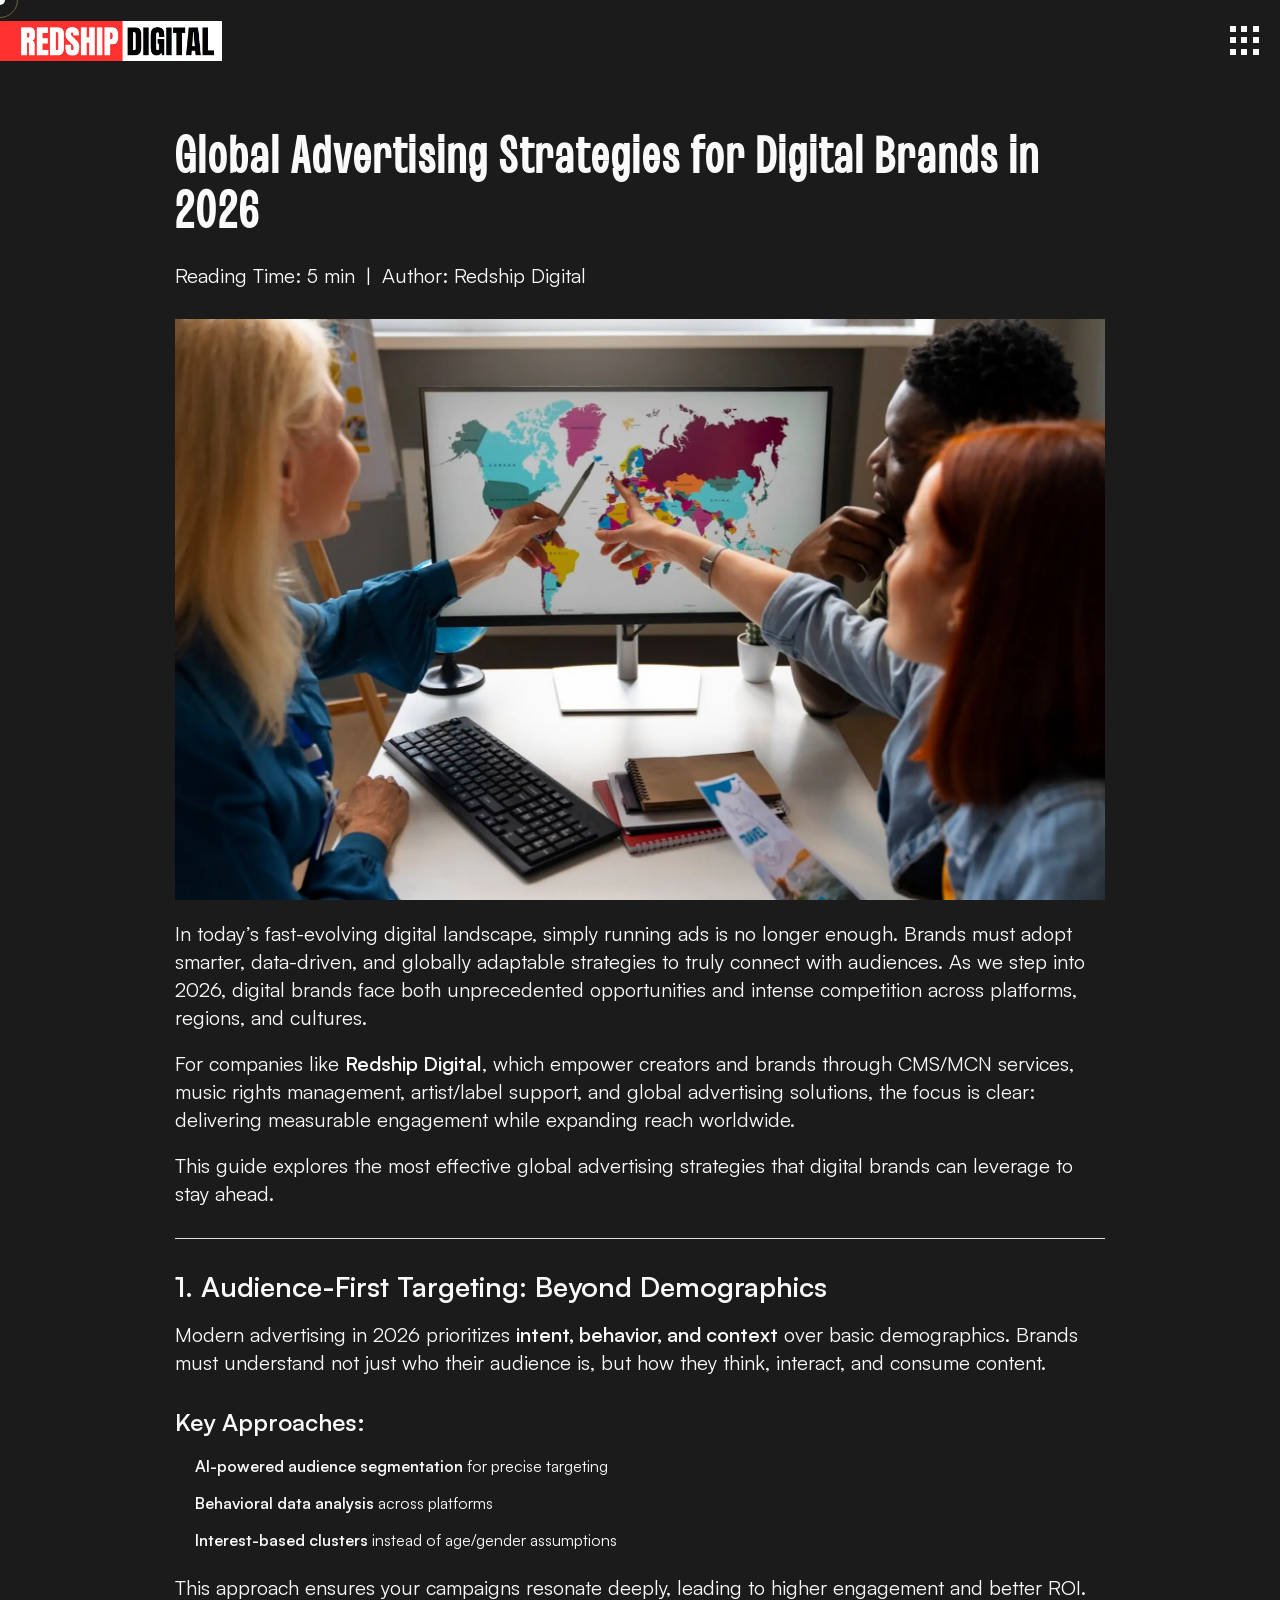
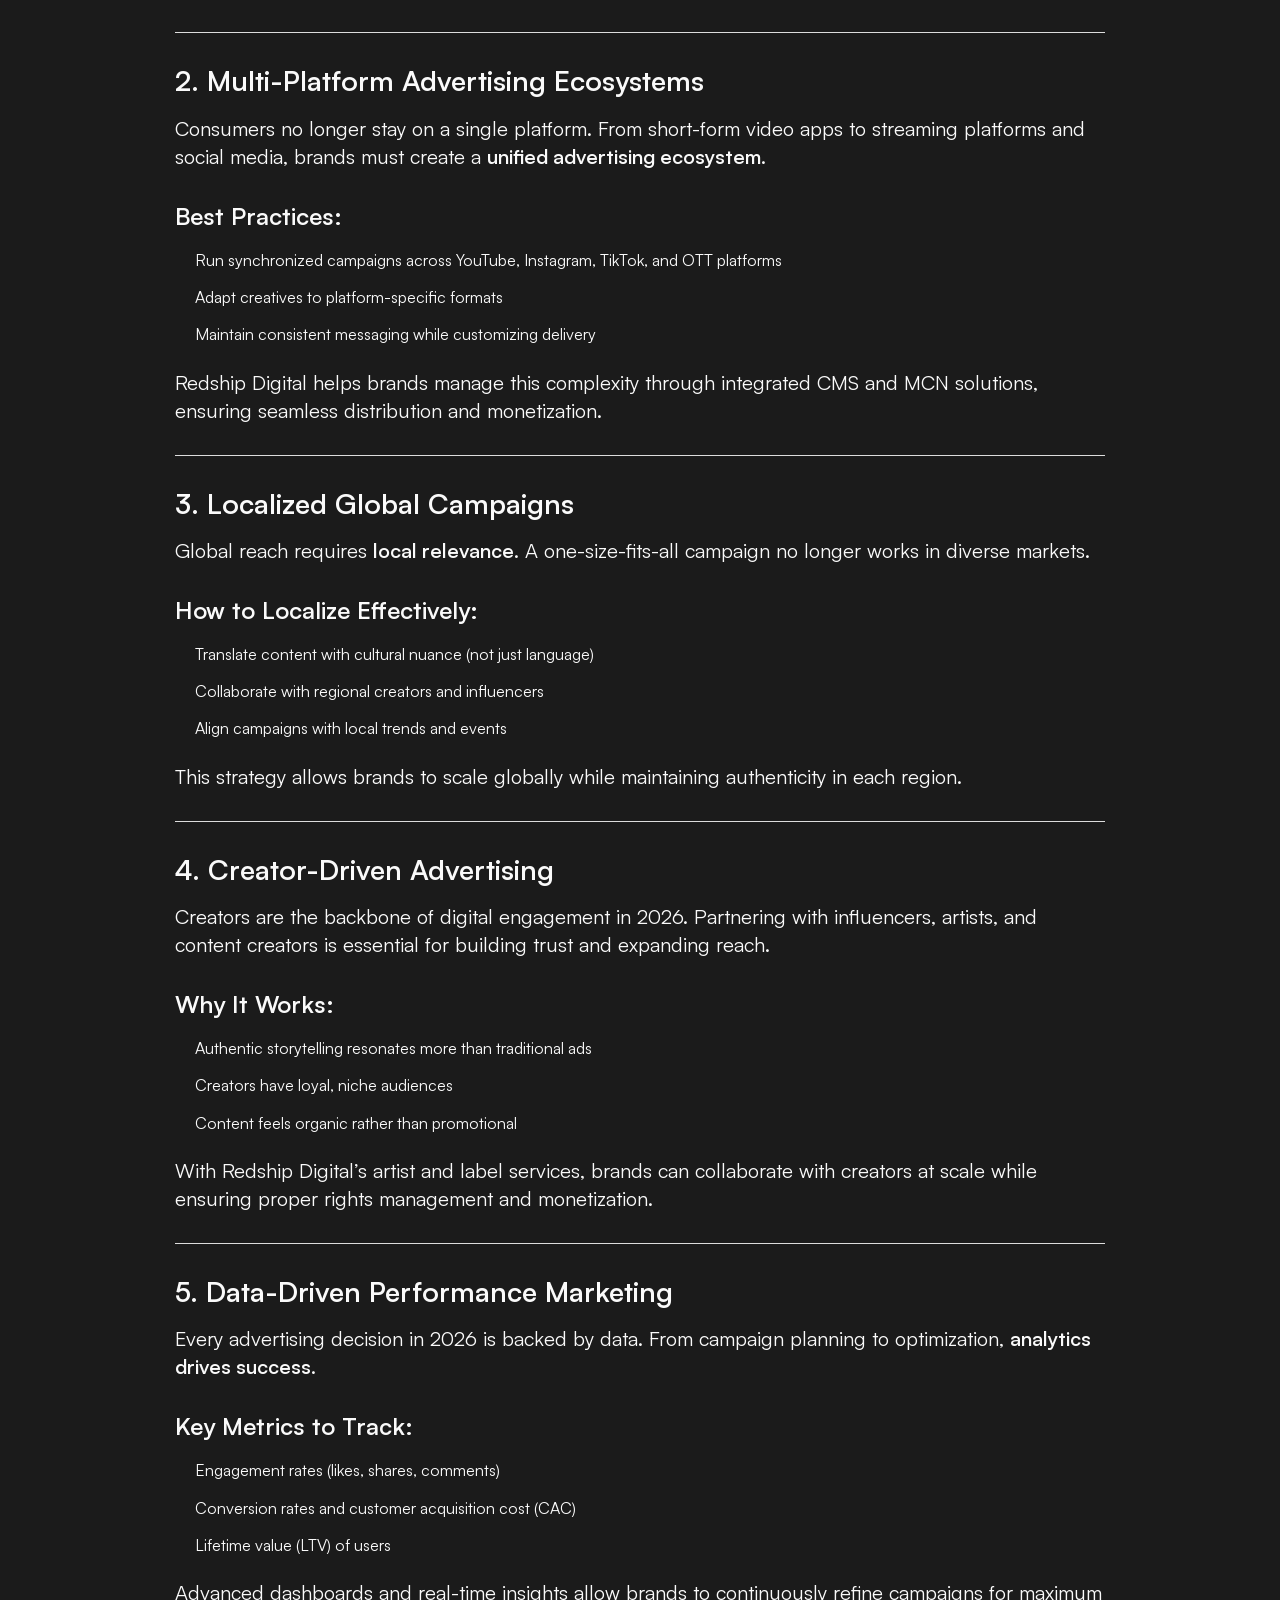
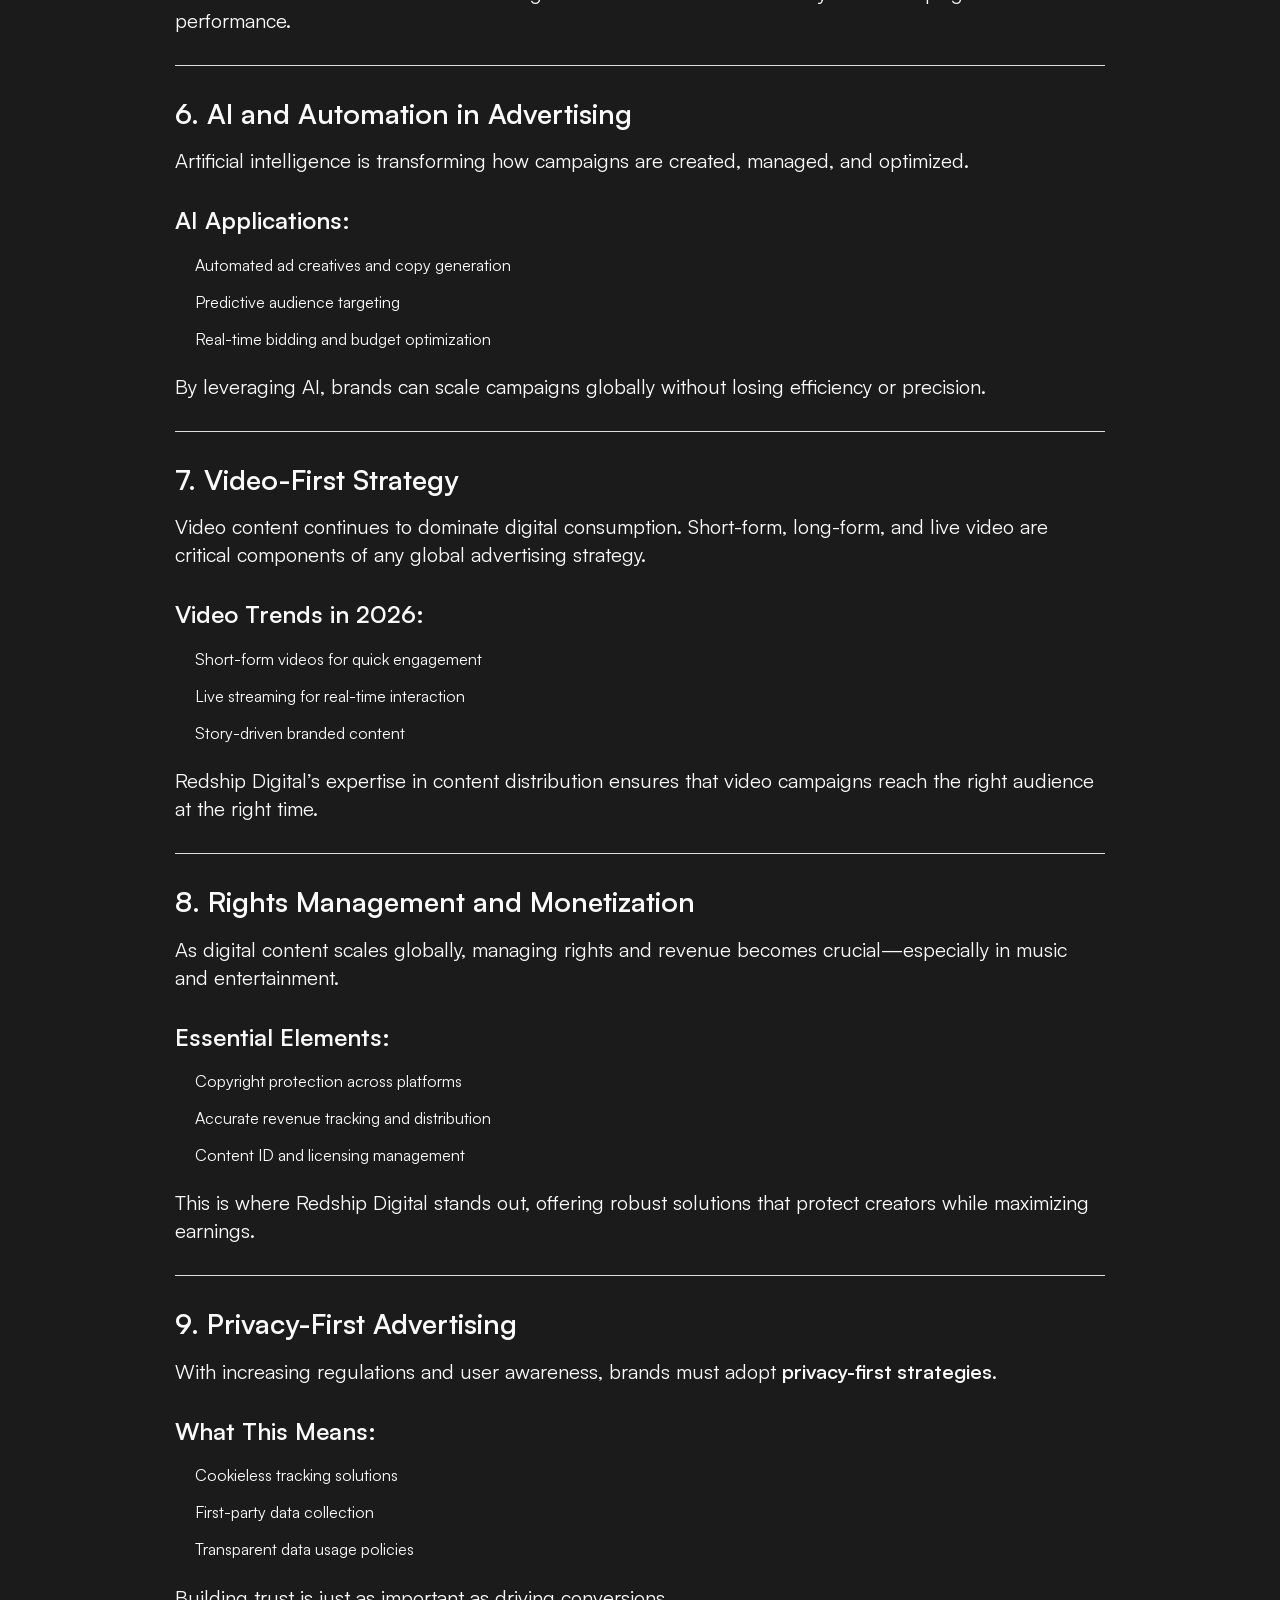
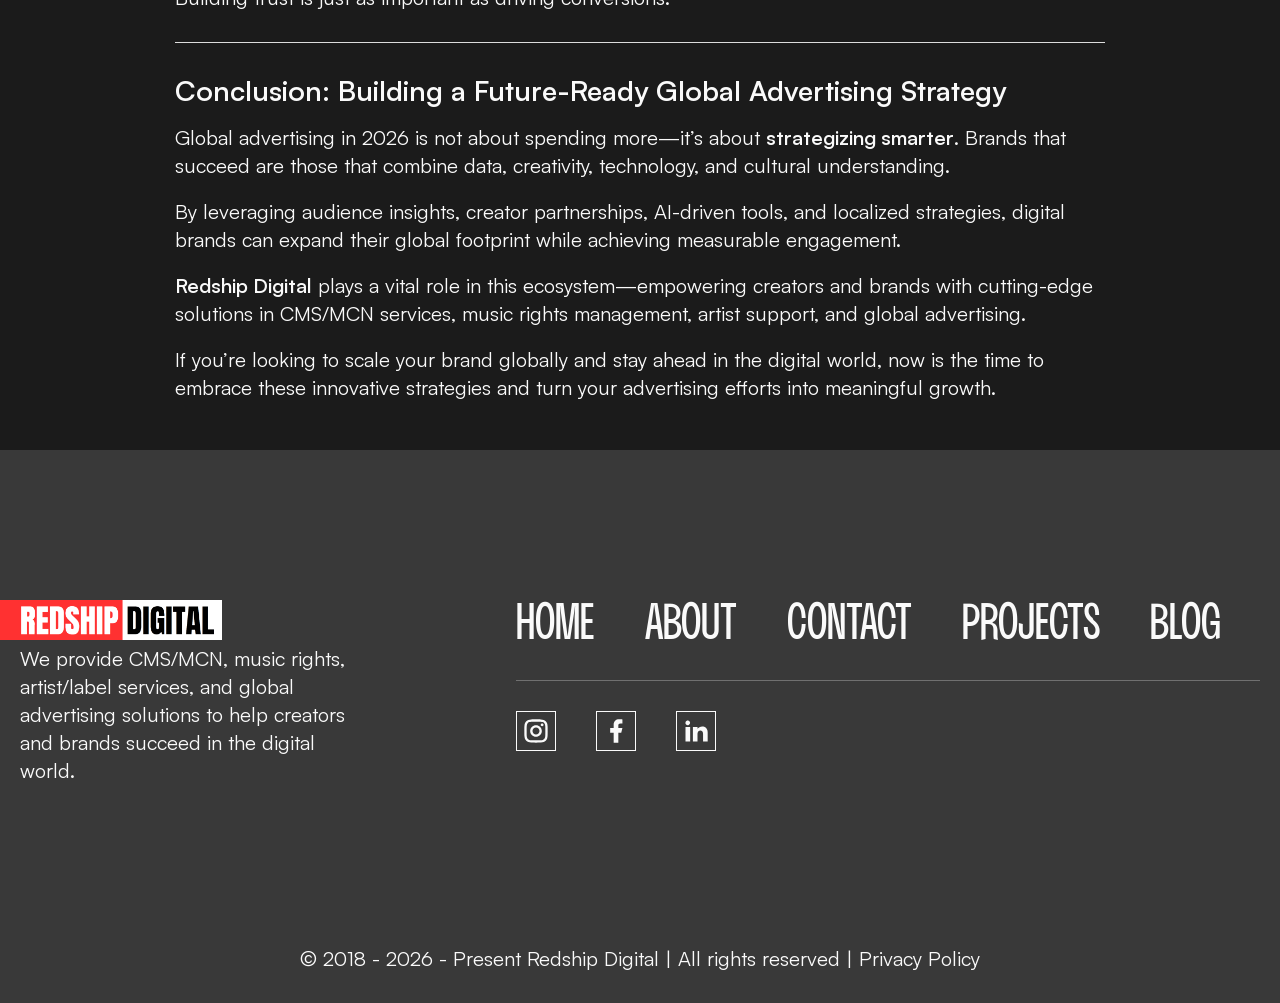
<file: global-advertising-strategies-2026.html>
<!doctype html>
<html lang="en" class="no-js">

<head>
    <meta charset="UTF-8" />
    <meta name="viewport" content="width=device-width, initial-scale=1.0" />
    <link rel="icon" href="./favicon.ico" type="image/x-icon">
    <link rel="icon" type="image/png" sizes="32x32" href="./favicon-32x32.png">
    <link rel="icon" type="image/png" sizes="16x16" href="./favicon-16x16.png">
    <link rel="apple-touch-icon" sizes="180x180" href="./apple-touch-icon.png">
    <meta name="robots" content="index, follow">

    <title>Global Advertising Strategies for Digital Brands in 2026 | Redship Digital</title>
    <meta name="keywords" content="global advertising strategies 2026, digital marketing trends 2026, global digital marketing, audience targeting strategies, AI in advertising, performance marketing, video marketing strategy, creator marketing, influencer marketing 2026, localized advertising campaigns, programmatic advertising, privacy first advertising, content monetization, music rights management, CMS MCN services, digital brand growth, online advertising solutions, Redship Digital, global brand expansion, digital advertising tips">
<meta name="description"
    content="Explore cutting-edge global advertising strategies for digital brands in 2026. Learn how to reach the right audience, boost engagement, and scale globally with data-driven insights.">
<meta property="og:title" content="Global Advertising Strategies for Digital Brands in 2026">
<meta property="og:description" content="Explore cutting-edge global advertising strategies for digital brands in 2026. Learn how to reach the right audience, boost engagement, and scale globally with data-driven insights.">
<meta property="og:image" content="https://redshipdigital.com/images/logo.png">
<meta property="og:url" content="https://redshipdigital.com/global-advertising-strategies-2026">
<meta property="og:type" content="website">

<meta name="twitter:card" content="summary_large_image">
<meta name="twitter:title" content="Global Advertising Strategies for Digital Brands in 2026">
<meta name="twitter:description" content="Explore cutting-edge global advertising strategies for digital brands in 2026. Learn how to reach the right audience, boost engagement, and scale globally with data-driven insights.">
<meta name="twitter:image" content="https://redshipdigital.com/images/logo.png">

    <!-- Fancybox CSS -->
    <link rel="stylesheet" href="https://cdn.jsdelivr.net/npm/@fancyapps/ui@5.0/dist/fancybox/fancybox.css" />
    <!-- Theme stylesheet -->
    <link rel="stylesheet" href="./css/style.css">

</head>

<body class="home page-template-default">

    <div id="page" class="site">

        <a style="display: none;" class="skip-link screen-reader-text" href="#content">Skip to content</a>

        <!-- ============================================================
             START: Only for page
        ============================================================ -->
        <header class="header-main-page">
            <div class="header-main">
                <div class="wrapper">
                    <div class="header-inner">
                        <div class="header-content">
                            <div class="header-left">
                                <div class="logo-sec">
                                    <a href="/"><img src="./images/logo.png" alt="logo"></a>
                                </div>
                            </div>
                            <div class="header-right">
                                <div class="menu-btn-wrapper menu__btn" id="menu__btn">
                                    <div class="menu-btn">
                                        <span class="menu-dot"></span>
                                        <span class="menu-dot"></span>
                                        <span class="menu-dot"></span>
                                        <span class="menu-dot"></span>
                                        <span class="menu-dot"></span>
                                        <span class="menu-dot"></span>
                                        <span class="menu-dot"></span>
                                        <span class="menu-dot"></span>
                                        <span class="menu-dot"></span>
                                    </div>
                                </div>
                                <nav class="site-menu" id="site-menu">
                                    <div class="nav-menu-overlay"></div>
                                    <div class="nav-menu-side">
                                        <div class="nav-menu-inner" id="nav-menu-inner-sec">
                                            <ul class="nav-menu">
                                                <li class="nav-link-block">
                                                    <a href="/"><span class="nav-link">Home <span
                                                                class="link-count">01</span></span></a>
                                                </li>
                                                <li class="nav-link-block">
                                                    <a href="/about"><span class="nav-link">About <span
                                                                class="link-count">02</span></span></a>
                                                </li>
                                                <li class="nav-link-block">
                                                    <a href="/projects"><span class="nav-link">Projects <span
                                                                class="link-count">03</span></span></a>
                                                </li>
                                                <li class="nav-link-block">
                                                    <a href="/contact"><span class="nav-link">Contact <span
                                                                class="link-count">04</span></span></a>
                                                </li>
                                                <li class="nav-link-block">
                                                    <a href="/blog"><span class="nav-link">Blog<span
                                                                class="link-count">05</span></span></a>
                                                </li>
                                            </ul>
                                            <div class="nav-social-media-sec">
                                                <div class="nav-social-media">
                                                    <a href="https://www.instagram.com/redshipdigital" target="_blank">
                                                        <div class="nav-social-link">INSTAGRAM</div>
                                                    </a>
                                                    <a href="https://www.facebook.com/redshipdigital" target="_blank">
                                                        <div class="nav-social-link">FACEBOOK</div>
                                                    </a>
                                                    <a href="http://linkedin.com/company/redshipdigital"
                                                        target="_blank">
                                                        <div class="nav-social-link">LINKEDIN</div>
                                                    </a>
                                                </div>
                                            </div>
                                        </div>
                                    </div>
                                </nav>
                            </div>
                        </div>
                    </div>
                </div>
            </div>
        </header>
        <!-- ============================================================
             END:
        ============================================================ -->


        <div id="content" class="site-content">
            <div id="primary" class="content-area">
                <main id="main" class="site-main">

<div class="single-blog">
    <div class="wrapper">
        <div class="single-blog-inner ">
            <div class="single-blog-title">
                <h1>Global Advertising Strategies for Digital Brands in 2026</h1>
            </div>
            <div class="single-blog-desc">
                Reading Time: 5 min
                <div> | </div>
                <div>Author: Redship Digital</div>
            </div>
            <img src="./images/global-advertising-strategies-2026.webp"
                alt="Global Advertising Strategies for Digital Brands in 2026" loading="lazy">
            <div class="single-blog-content">
                <p>In today’s fast-evolving digital landscape, simply running ads is no longer enough. Brands must adopt
                    smarter, data-driven, and globally adaptable strategies to truly connect with audiences. As we step
                    into 2026, digital brands face both unprecedented opportunities and intense competition across
                    platforms, regions, and cultures.</p>

                <p>For companies like <strong>Redship Digital</strong>, which empower creators and brands through
                    CMS/MCN services, music rights management, artist/label support, and global advertising solutions,
                    the focus is clear: delivering measurable engagement while expanding reach worldwide.</p>

                <p>This guide explores the most effective global advertising strategies that digital brands can leverage
                    to stay ahead.</p>

                <hr>

                <h2>1. Audience-First Targeting: Beyond Demographics</h2>

                <p>Modern advertising in 2026 prioritizes <strong>intent, behavior, and context</strong> over basic
                    demographics. Brands must understand not just who their audience is, but how they think, interact,
                    and consume content.</p>

                <h3>Key Approaches:</h3>
                <ul>
                    <li><strong>AI-powered audience segmentation</strong> for precise targeting</li>
                    <li><strong>Behavioral data analysis</strong> across platforms</li>
                    <li><strong>Interest-based clusters</strong> instead of age/gender assumptions</li>
                </ul>

                <p>This approach ensures your campaigns resonate deeply, leading to higher engagement and better ROI.
                </p>

                <hr>

                <h2>2. Multi-Platform Advertising Ecosystems</h2>

                <p>Consumers no longer stay on a single platform. From short-form video apps to streaming platforms and
                    social media, brands must create a <strong>unified advertising ecosystem</strong>.</p>

                <h3>Best Practices:</h3>
                <ul>
                    <li>Run synchronized campaigns across YouTube, Instagram, TikTok, and OTT platforms</li>
                    <li>Adapt creatives to platform-specific formats</li>
                    <li>Maintain consistent messaging while customizing delivery</li>
                </ul>

                <p>Redship Digital helps brands manage this complexity through integrated CMS and MCN solutions,
                    ensuring seamless distribution and monetization.</p>

                <hr>

                <h2>3. Localized Global Campaigns</h2>

                <p>Global reach requires <strong>local relevance</strong>. A one-size-fits-all campaign no longer works
                    in diverse markets.</p>

                <h3>How to Localize Effectively:</h3>
                <ul>
                    <li>Translate content with cultural nuance (not just language)</li>
                    <li>Collaborate with regional creators and influencers</li>
                    <li>Align campaigns with local trends and events</li>
                </ul>

                <p>This strategy allows brands to scale globally while maintaining authenticity in each region.</p>

                <hr>

                <h2>4. Creator-Driven Advertising</h2>

                <p>Creators are the backbone of digital engagement in 2026. Partnering with influencers, artists, and
                    content creators is essential for building trust and expanding reach.</p>

                <h3>Why It Works:</h3>
                <ul>
                    <li>Authentic storytelling resonates more than traditional ads</li>
                    <li>Creators have loyal, niche audiences</li>
                    <li>Content feels organic rather than promotional</li>
                </ul>

                <p>With Redship Digital’s artist and label services, brands can collaborate with creators at scale while
                    ensuring proper rights management and monetization.</p>

                <hr>

                <h2>5. Data-Driven Performance Marketing</h2>

                <p>Every advertising decision in 2026 is backed by data. From campaign planning to optimization,
                    <strong>analytics drives success</strong>.</p>

                <h3>Key Metrics to Track:</h3>
                <ul>
                    <li>Engagement rates (likes, shares, comments)</li>
                    <li>Conversion rates and customer acquisition cost (CAC)</li>
                    <li>Lifetime value (LTV) of users</li>
                </ul>

                <p>Advanced dashboards and real-time insights allow brands to continuously refine campaigns for maximum
                    performance.</p>

                <hr>

                <h2>6. AI and Automation in Advertising</h2>

                <p>Artificial intelligence is transforming how campaigns are created, managed, and optimized.</p>

                <h3>AI Applications:</h3>
                <ul>
                    <li>Automated ad creatives and copy generation</li>
                    <li>Predictive audience targeting</li>
                    <li>Real-time bidding and budget optimization</li>
                </ul>

                <p>By leveraging AI, brands can scale campaigns globally without losing efficiency or precision.</p>

                <hr>

                <h2>7. Video-First Strategy</h2>

                <p>Video content continues to dominate digital consumption. Short-form, long-form, and live video are
                    critical components of any global advertising strategy.</p>

                <h3>Video Trends in 2026:</h3>
                <ul>
                    <li>Short-form videos for quick engagement</li>
                    <li>Live streaming for real-time interaction</li>
                    <li>Story-driven branded content</li>
                </ul>

                <p>Redship Digital’s expertise in content distribution ensures that video campaigns reach the right
                    audience at the right time.</p>

                <hr>

                <h2>8. Rights Management and Monetization</h2>

                <p>As digital content scales globally, managing rights and revenue becomes crucial—especially in music
                    and entertainment.</p>

                <h3>Essential Elements:</h3>
                <ul>
                    <li>Copyright protection across platforms</li>
                    <li>Accurate revenue tracking and distribution</li>
                    <li>Content ID and licensing management</li>
                </ul>

                <p>This is where Redship Digital stands out, offering robust solutions that protect creators while
                    maximizing earnings.</p>

                <hr>

                <h2>9. Privacy-First Advertising</h2>

                <p>With increasing regulations and user awareness, brands must adopt <strong>privacy-first
                        strategies</strong>.</p>

                <h3>What This Means:</h3>
                <ul>
                    <li>Cookieless tracking solutions</li>
                    <li>First-party data collection</li>
                    <li>Transparent data usage policies</li>
                </ul>

                <p>Building trust is just as important as driving conversions.</p>

                <hr>

                <h2>Conclusion: Building a Future-Ready Global Advertising Strategy</h2>

                <p>Global advertising in 2026 is not about spending more—it’s about <strong>strategizing
                        smarter</strong>. Brands that succeed are those that combine data, creativity, technology, and
                    cultural understanding.</p>

                <p>By leveraging audience insights, creator partnerships, AI-driven tools, and localized strategies,
                    digital brands can expand their global footprint while achieving measurable engagement.</p>

                <p><strong>Redship Digital</strong> plays a vital role in this ecosystem—empowering creators and brands
                    with cutting-edge solutions in CMS/MCN services, music rights management, artist support, and global
                    advertising.</p>

                <p>If you’re looking to scale your brand globally and stay ahead in the digital world, now is the time
                    to embrace these innovative strategies and turn your advertising efforts into meaningful growth.</p>

            </div>
        </div>
    </div>
</div>




                </main><!-- #main -->
            </div><!-- #primary -->
        </div><!-- #content -->

    </div><!-- #page -->


    <!-- ============================================================
         footer
    ============================================================ -->
    <footer>
        <div class="footer-sec">
            <div class="wrapper">
                <div class="footer-inner">

                    <div class="footer-left">
                        <div class="footer-title logo-sec">
                            <a href="/"><img src="./images/logo.png" alt="logo"></a>
                        </div>
                        <div class="footer-subtitle">
                            <p>We provide CMS/MCN, music rights, artist/label services, and global advertising solutions to
                                help creators and brands succeed in the digital world.</p>
                        </div>
                    </div>

                    <div class="footer-right">
                        <div class="footer-content footer-menu-content">
                            <ul class="footer-menu">
                                <li class="footer-menu-item"><a href="/">Home</a></li>
                                <li class="footer-menu-item"><a href="/about">About</a></li>
                                <li class="footer-menu-item"><a href="/contact">Contact</a></li>
                                <li class="footer-menu-item"><a href="/projects">Projects</a></li>
                                <li class="footer-menu-item"><a href="/blog">Blog</a></li>
                            </ul>
                        </div>

                        <div class="footer-content footer-social-content">
                            <ul>
                                <li>
                                    <a href="https://www.instagram.com/redshipdigital" target="_blank">
                                        <div class="social-icon-wrap">
                                            <div class="social-icon">
                                                <svg xmlns="http://www.w3.org/2000/svg" viewBox="0 0 24 24" fill="currentColor">
                                                    <path d="M12.001 9C10.3436 9 9.00098 10.3431 9.00098 12C9.00098 13.6573 10.3441 15 12.001 15C13.6583 15 15.001 13.6569 15.001 12C15.001 10.3427 13.6579 9 12.001 9ZM12.001 7C14.7614 7 17.001 9.2371 17.001 12C17.001 14.7605 14.7639 17 12.001 17C9.24051 17 7.00098 14.7629 7.00098 12C7.00098 9.23953 9.23808 7 12.001 7ZM18.501 6.74915C18.501 7.43926 17.9402 7.99917 17.251 7.99917C16.5609 7.99917 16.001 7.4384 16.001 6.74915C16.001 6.0599 16.5617 5.5 17.251 5.5C17.9393 5.49913 18.501 6.0599 18.501 6.74915ZM12.001 4C9.5265 4 9.12318 4.00655 7.97227 4.0578C7.18815 4.09461 6.66253 4.20007 6.17416 4.38967C5.74016 4.55799 5.42709 4.75898 5.09352 5.09255C4.75867 5.4274 4.55804 5.73963 4.3904 6.17383C4.20036 6.66332 4.09493 7.18811 4.05878 7.97115C4.00703 9.0752 4.00098 9.46105 4.00098 12C4.00098 14.4745 4.00753 14.8778 4.05877 16.0286C4.0956 16.8124 4.2012 17.3388 4.39034 17.826C4.5591 18.2606 4.7605 18.5744 5.09246 18.9064C5.42863 19.2421 5.74179 19.4434 6.17187 19.6094C6.66619 19.8005 7.19148 19.9061 7.97212 19.9422C9.07618 19.9939 9.46203 20 12.001 20C14.4755 20 14.8788 19.9934 16.0296 19.9422C16.8117 19.9055 17.3385 19.7996 17.827 19.6106C18.2604 19.4423 18.5752 19.2402 18.9074 18.9085C19.2436 18.5718 19.4445 18.2594 19.6107 17.8283C19.8013 17.3358 19.9071 16.8098 19.9432 16.0289C19.9949 14.9248 20.001 14.5389 20.001 12C20.001 9.52552 19.9944 9.12221 19.9432 7.97137C19.9064 7.18906 19.8005 6.66149 19.6113 6.17318C19.4434 5.74038 19.2417 5.42635 18.9084 5.09255C18.573 4.75715 18.2616 4.55693 17.8271 4.38942C17.338 4.19954 16.8124 4.09396 16.0298 4.05781C14.9258 4.00605 14.5399 4 12.001 4ZM12.001 2C14.7176 2 15.0568 2.01 16.1235 2.06C17.1876 2.10917 17.9135 2.2775 18.551 2.525C19.2101 2.77917 19.7668 3.1225 20.3226 3.67833C20.8776 4.23417 21.221 4.7925 21.476 5.45C21.7226 6.08667 21.891 6.81333 21.941 7.8775C21.9885 8.94417 22.001 9.28333 22.001 12C22.001 14.7167 21.991 15.0558 21.941 16.1225C21.8918 17.1867 21.7226 17.9125 21.476 18.55C21.2218 19.2092 20.8776 19.7658 20.3226 20.3217C19.7668 20.8767 19.2076 21.22 18.551 21.475C17.9135 21.7217 17.1876 21.89 16.1235 21.94C15.0568 21.9875 14.7176 22 12.001 22C9.28431 22 8.94514 21.99 7.87848 21.94C6.81431 21.8908 6.08931 21.7217 5.45098 21.475C4.79264 21.2208 4.23514 20.8767 3.67931 20.3217C3.12348 19.7658 2.78098 19.2067 2.52598 18.55C2.27848 17.9125 2.11098 17.1867 2.06098 16.1225C2.01348 15.0558 2.00098 14.7167 2.00098 12C2.00098 9.28333 2.01098 8.94417 2.06098 7.8775C2.11014 6.8125 2.27848 6.0875 2.52598 5.45C2.78014 4.79167 3.12348 4.23417 3.67931 3.67833C4.23514 3.1225 4.79348 2.78 5.45098 2.525C6.08848 2.2775 6.81348 2.11 7.87848 2.06C8.94514 2.0125 9.28431 2 12.001 2Z"></path>
                                                </svg>
                                            </div>
                                        </div>
                                    </a>
                                </li>
                                <li>
                                    <a href="https://www.facebook.com/redshipdigital" target="_blank">
                                        <div class="social-icon-wrap">
                                            <div class="social-icon">
                                                <svg xmlns="http://www.w3.org/2000/svg" viewBox="0 0 24 24" fill="currentColor">
                                                    <path d="M14 13.5H16.5L17.5 9.5H14V7.5C14 6.47062 14 5.5 16 5.5H17.5V2.1401C17.1743 2.09685 15.943 2 14.6429 2C11.9284 2 10 3.65686 10 6.69971V9.5H7V13.5H10V22H14V13.5Z"></path>
                                                </svg>
                                            </div>
                                        </div>
                                    </a>
                                </li>
                                <li>
                                    <a href="http://linkedin.com/company/redshipdigital" target="_blank">
                                        <div class="social-icon-wrap">
                                            <div class="social-icon">
                                                <svg xmlns="http://www.w3.org/2000/svg" viewBox="0 0 24 24" fill="currentColor">
                                                    <path d="M6.94048 4.99993C6.94011 5.81424 6.44608 6.54702 5.69134 6.85273C4.9366 7.15845 4.07187 6.97605 3.5049 6.39155C2.93793 5.80704 2.78195 4.93715 3.1105 4.19207C3.43906 3.44699 4.18654 2.9755 5.00048 2.99993C6.08155 3.03238 6.94097 3.91837 6.94048 4.99993ZM7.00048 8.47993H3.00048V20.9999H7.00048V8.47993ZM13.3205 8.47993H9.34048V20.9999H13.2805V14.4299C13.2805 10.7699 18.0505 10.4299 18.0505 14.4299V20.9999H22.0005V13.0699C22.0005 6.89993 14.9405 7.12993 13.2805 10.1599L13.3205 8.47993Z"></path>
                                                </svg>
                                            </div>
                                        </div>
                                    </a>
                                </li>
                            </ul>
                        </div>
                    </div>

                </div>
            </div>
        </div>

        <div class="footer-copyright-sec">
            <div class="wrapper">
                <div>
                    <div class="footer-copyright">
                        <p>© 2018 - 2026 - Present Redship Digital | All rights reserved | <a href="/privacy-policy">Privacy Policy</a></p>
                    </div>
                </div>
            </div>
        </div>
    </footer>


    <div class="cursor" id="cursor"></div>
<div class="cursor-ring" id="cursorRing"></div>


    <!-- ============================================================
         End footer
    ============================================================ -->

    <script src="https://cdnjs.cloudflare.com/ajax/libs/jquery/3.6.1/jquery.min.js"></script>
    <script src="./js/tilt.jquery.min.js"></script>
    <script src="./js/TweenMax.min.js"></script>
    <script src="./js/ScrollMagic.min.js"></script>
    <script src="./js/debug.addIndicators.min.js"></script>
    <script src="./js/animation.gsap.js"></script>
    <script src="./js/fancybox.umd.js"></script>
    <script src="./js/lax.js"></script>
    

    
    <script>
        // Cursor
        const cursor = document.getElementById('cursor');
        const ring = document.getElementById('cursorRing');
        let mx = 0, my = 0, rx = 0, ry = 0;
        document.addEventListener('mousemove', e => { mx = e.clientX; my = e.clientY; });
        function animateCursor() {
            cursor.style.left = mx + 'px'; cursor.style.top = my + 'px';
            rx += (mx - rx) * 0.12; ry += (my - ry) * 0.12;
            ring.style.left = rx + 'px'; ring.style.top = ry + 'px';
            requestAnimationFrame(animateCursor);
        }
        animateCursor();
    </script>
    
    <!-- Accordion -->
    <script>
        const items = document.querySelectorAll('.accordion button');

        function toggleAccordion() {
            const itemToggle = this.getAttribute('aria-expanded');
            for (let i = 0; i < items.length; i++) {
                items[i].setAttribute('aria-expanded', 'false');
            }
            if (itemToggle === 'false') {
                this.setAttribute('aria-expanded', 'true');
            }
        }

        items.forEach((item) => item.addEventListener('click', toggleAccordion));

        Fancybox.bind("[data-fancybox]", {});
    </script>

    <!-- Nav menu toggle + Banner tilt -->
    <script>
        var clicked = false;
        $('.menu__btn').on('click', function () {
            if (!clicked) {
                clicked = true;
                $(this).toggleClass('active');
                $('#nav-menu-inner-sec').toggleClass('active');
                if ($('#site-menu').hasClass('active')) {
                    $('.nav-menu-overlay').removeClass('active');
                    setTimeout(function () {
                        $('#nav-menu-inner-sec').removeClass('text-animation');
                        $('#site-menu').removeClass('active');
                        clicked = false;
                    }, 2000);
                } else {
                    $('#site-menu').addClass('active');
                    setTimeout(function () {
                        $('.nav-menu-overlay').addClass('active');
                        $('#nav-menu-inner-sec').addClass('text-animation');
                        clicked = false;
                    }, 2000);
                }
            }
        });

        $('.banner-title').tilt({
            glare: true,
            maxGlare: .5,
        });
    </script>


</body>
</html>
</file>
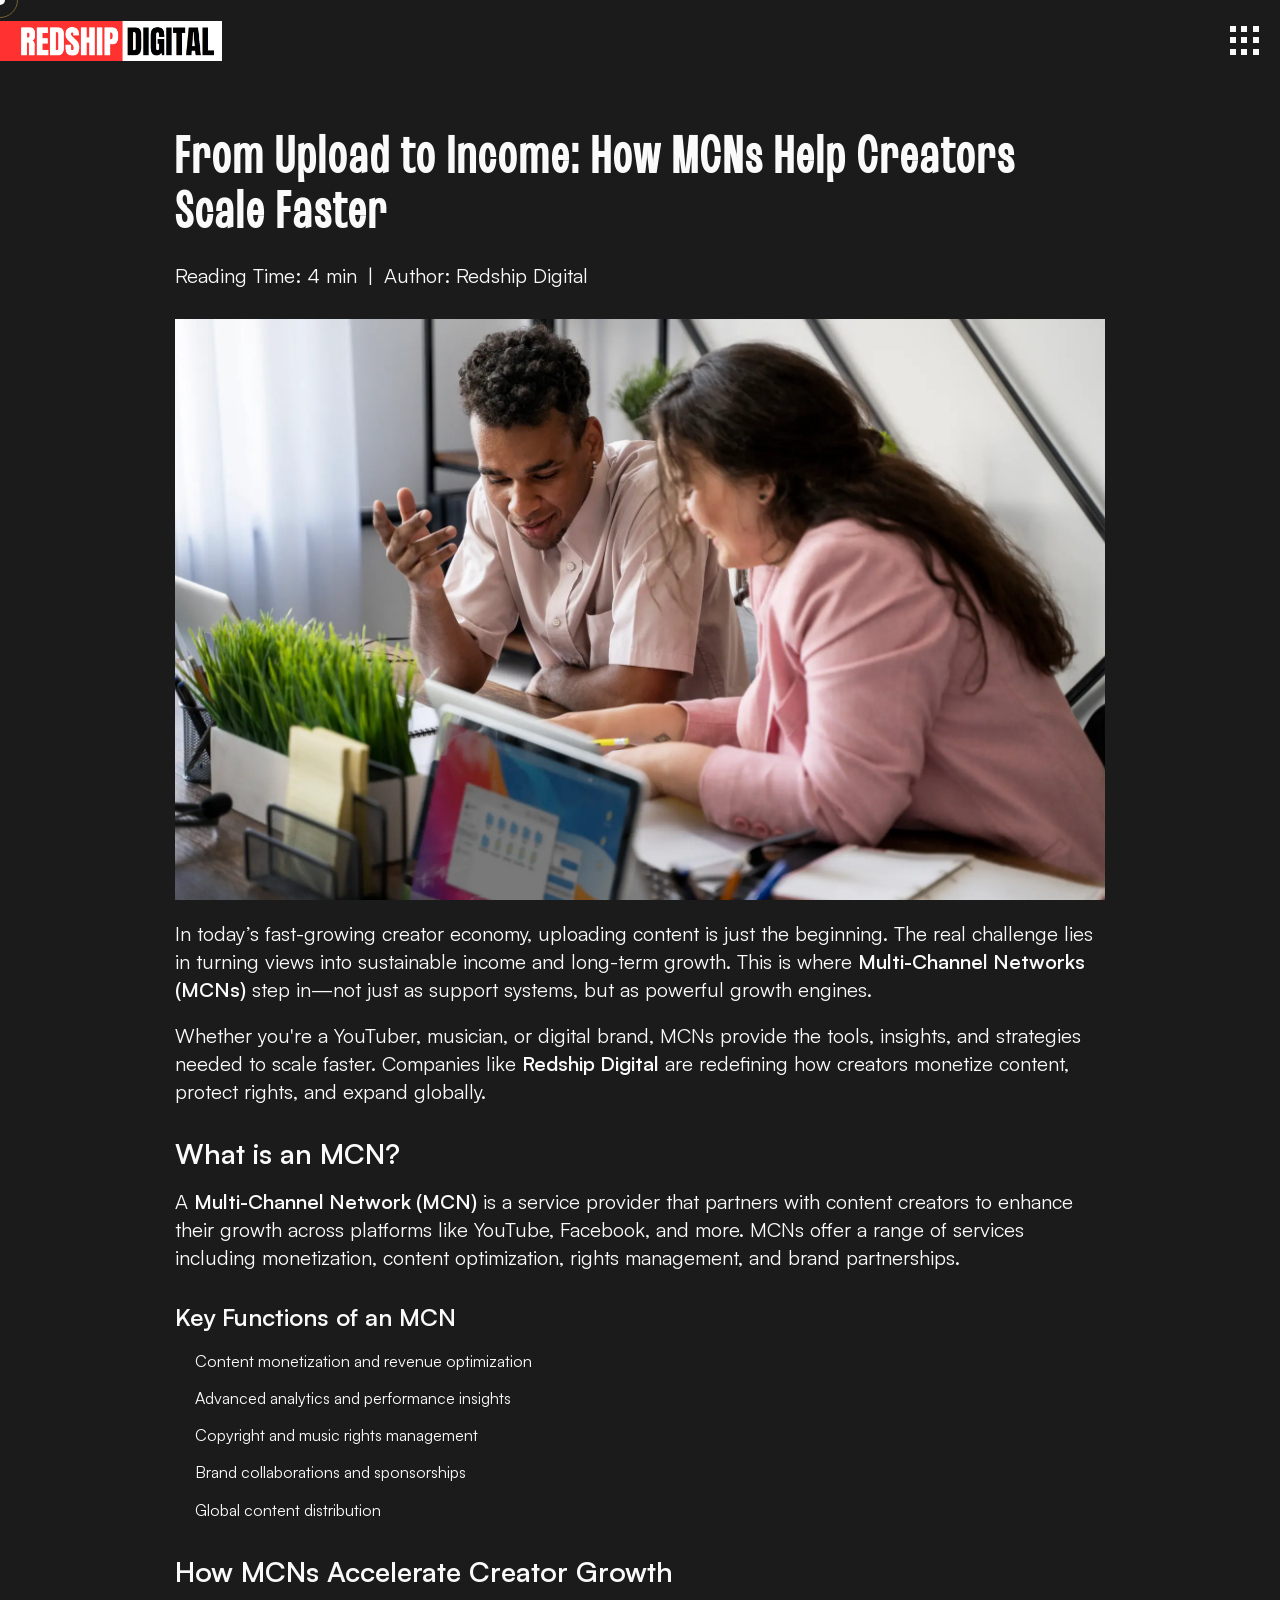
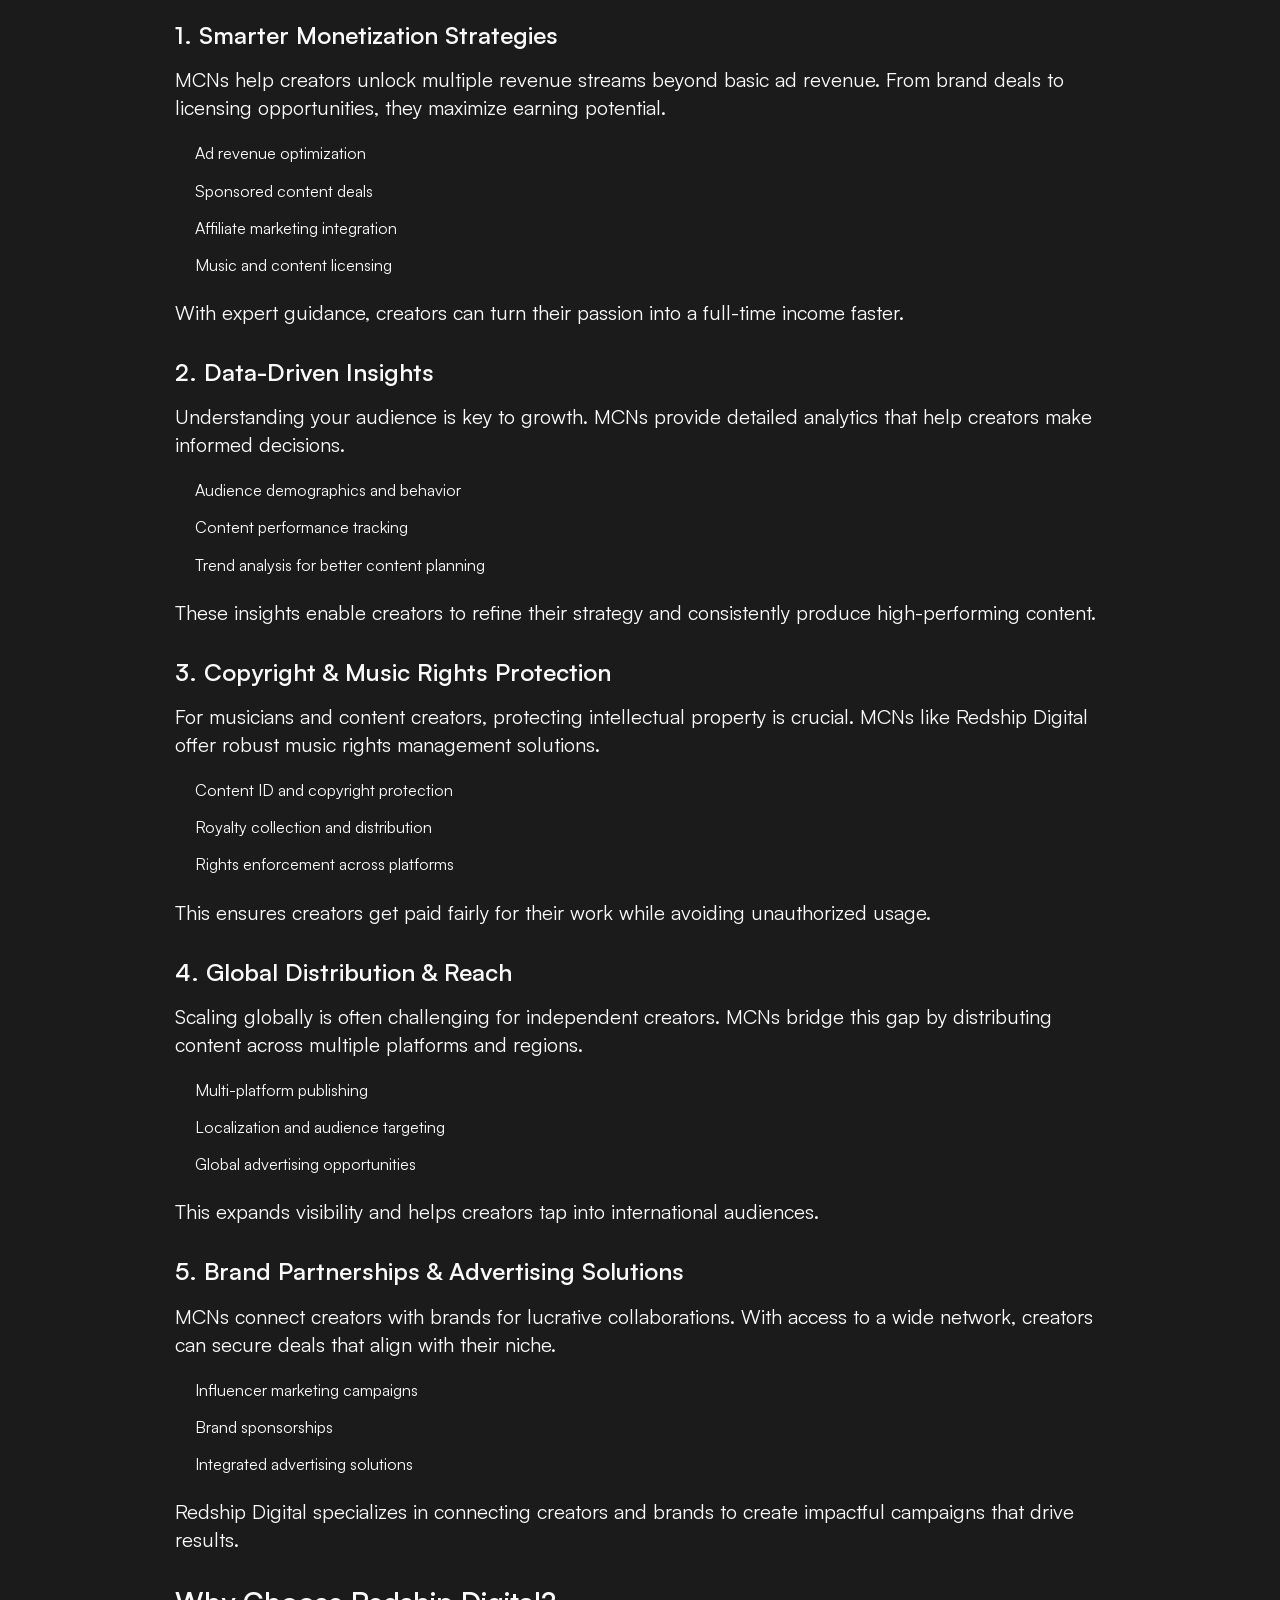
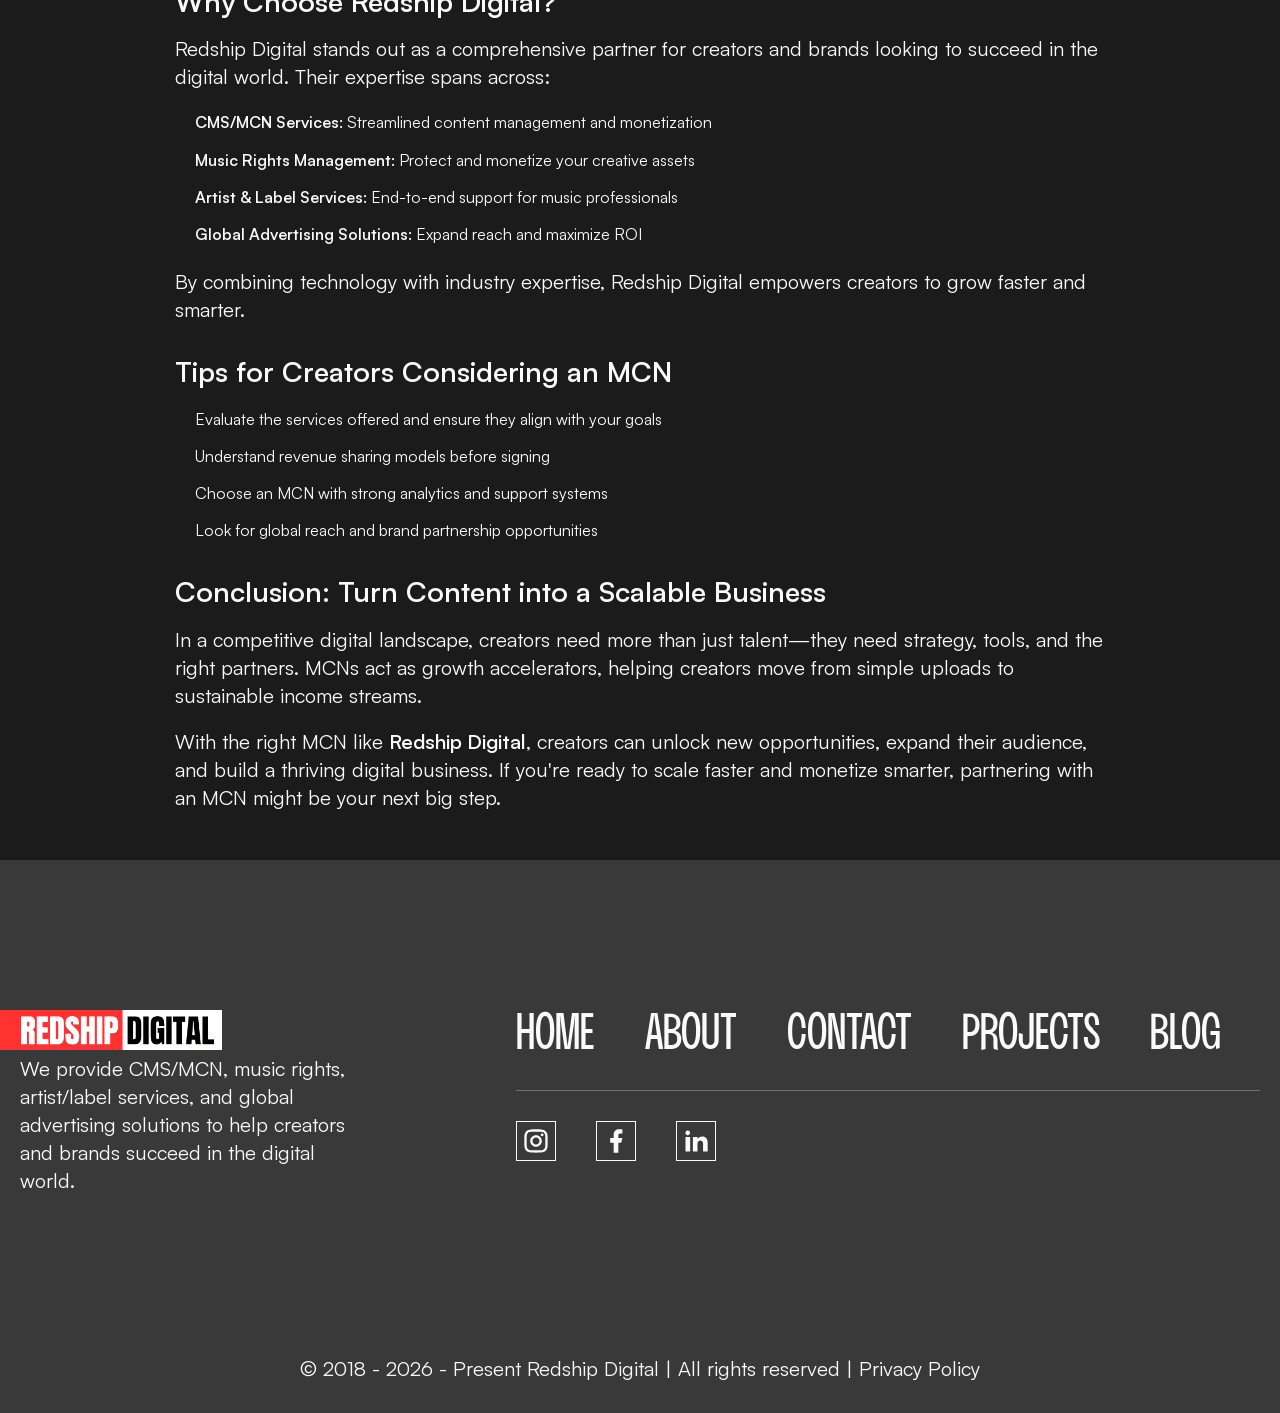
<file: how-mcns-help-creators-scale.html>
<!doctype html>
<html lang="en" class="no-js">

<head>
    <meta charset="UTF-8" />
    <meta name="viewport" content="width=device-width, initial-scale=1.0" />
    <link rel="icon" href="./favicon.ico" type="image/x-icon">
    <link rel="icon" type="image/png" sizes="32x32" href="./favicon-32x32.png">
    <link rel="icon" type="image/png" sizes="16x16" href="./favicon-16x16.png">
    <link rel="apple-touch-icon" sizes="180x180" href="./apple-touch-icon.png">
    <meta name="robots" content="index, follow">

    <title>From Upload to Income: How MCNs Help Creators Scale Faster | Redship Digital</title>
    <meta name="keywords"
    content="MCN, Multi-Channel Network, content monetization, YouTube growth, creator economy, digital media services, Redship Digital, music rights, artist services">
<meta name="description"
    content="Discover how Multi-Channel Networks (MCNs) help creators grow faster with monetization tools, analytics, and global support. Learn how Redship Digital empowers creators to scale.">
<meta property="og:title" content="From Upload to Income: How MCNs Help Creators Scale Faster">
<meta property="og:description" content="Discover how Multi-Channel Networks (MCNs) help creators grow faster with monetization tools, analytics, and global support. Learn how Redship Digital empowers creators to scale.">
<meta property="og:image" content="https://redshipdigital.com/images/logo.png">
<meta property="og:url" content="https://redshipdigital.com/how-mcns-help-creators-scale">
<meta property="og:type" content="website">

<meta name="twitter:card" content="summary_large_image">
<meta name="twitter:title" content="From Upload to Income: How MCNs Help Creators Scale Faster">
<meta name="twitter:description" content="Discover how Multi-Channel Networks (MCNs) help creators grow faster with monetization tools, analytics, and global support. Learn how Redship Digital empowers creators to scale.">
<meta name="twitter:image" content="https://redshipdigital.com/images/logo.png">

    <!-- Fancybox CSS -->
    <link rel="stylesheet" href="https://cdn.jsdelivr.net/npm/@fancyapps/ui@5.0/dist/fancybox/fancybox.css" />
    <!-- Theme stylesheet -->
    <link rel="stylesheet" href="./css/style.css">

</head>

<body class="home page-template-default">

    <div id="page" class="site">

        <a style="display: none;" class="skip-link screen-reader-text" href="#content">Skip to content</a>

        <!-- ============================================================
             START: Only for page
        ============================================================ -->
        <header class="header-main-page">
            <div class="header-main">
                <div class="wrapper">
                    <div class="header-inner">
                        <div class="header-content">
                            <div class="header-left">
                                <div class="logo-sec">
                                    <a href="/"><img src="./images/logo.png" alt="logo"></a>
                                </div>
                            </div>
                            <div class="header-right">
                                <div class="menu-btn-wrapper menu__btn" id="menu__btn">
                                    <div class="menu-btn">
                                        <span class="menu-dot"></span>
                                        <span class="menu-dot"></span>
                                        <span class="menu-dot"></span>
                                        <span class="menu-dot"></span>
                                        <span class="menu-dot"></span>
                                        <span class="menu-dot"></span>
                                        <span class="menu-dot"></span>
                                        <span class="menu-dot"></span>
                                        <span class="menu-dot"></span>
                                    </div>
                                </div>
                                <nav class="site-menu" id="site-menu">
                                    <div class="nav-menu-overlay"></div>
                                    <div class="nav-menu-side">
                                        <div class="nav-menu-inner" id="nav-menu-inner-sec">
                                            <ul class="nav-menu">
                                                <li class="nav-link-block">
                                                    <a href="/"><span class="nav-link">Home <span
                                                                class="link-count">01</span></span></a>
                                                </li>
                                                <li class="nav-link-block">
                                                    <a href="/about"><span class="nav-link">About <span
                                                                class="link-count">02</span></span></a>
                                                </li>
                                                <li class="nav-link-block">
                                                    <a href="/projects"><span class="nav-link">Projects <span
                                                                class="link-count">03</span></span></a>
                                                </li>
                                                <li class="nav-link-block">
                                                    <a href="/contact"><span class="nav-link">Contact <span
                                                                class="link-count">04</span></span></a>
                                                </li>
                                                <li class="nav-link-block">
                                                    <a href="/blog"><span class="nav-link">Blog<span
                                                                class="link-count">05</span></span></a>
                                                </li>
                                            </ul>
                                            <div class="nav-social-media-sec">
                                                <div class="nav-social-media">
                                                    <a href="https://www.instagram.com/redshipdigital" target="_blank">
                                                        <div class="nav-social-link">INSTAGRAM</div>
                                                    </a>
                                                    <a href="https://www.facebook.com/redshipdigital" target="_blank">
                                                        <div class="nav-social-link">FACEBOOK</div>
                                                    </a>
                                                    <a href="http://linkedin.com/company/redshipdigital"
                                                        target="_blank">
                                                        <div class="nav-social-link">LINKEDIN</div>
                                                    </a>
                                                </div>
                                            </div>
                                        </div>
                                    </div>
                                </nav>
                            </div>
                        </div>
                    </div>
                </div>
            </div>
        </header>
        <!-- ============================================================
             END:
        ============================================================ -->


        <div id="content" class="site-content">
            <div id="primary" class="content-area">
                <main id="main" class="site-main">

<div class="single-blog">
    <div class="wrapper">
        <div class="single-blog-inner ">
            <div class="single-blog-title">
                <h1>From Upload to Income: How MCNs Help Creators Scale Faster</h1>
            </div>
            <div class="single-blog-desc">
                Reading Time: 4 min
                <div> | </div>
                <div>Author: Redship Digital</div>
            </div>
            <img src="./images/how-mcns-help-creators-scale.webp" alt="From Upload to Income: How MCNs Help Creators Scale Faster"
                loading="lazy">
            <div class="single-blog-content">
                <p>In today’s fast-growing creator economy, uploading content is just the beginning. The real challenge
                    lies in turning views into sustainable income and long-term growth. This is where
                    <strong>Multi-Channel Networks (MCNs)</strong> step in—not just as support systems, but as powerful
                    growth engines.</p>

                <p>Whether you're a YouTuber, musician, or digital brand, MCNs provide the tools, insights, and
                    strategies needed to scale faster. Companies like <strong>Redship Digital</strong> are redefining
                    how creators monetize content, protect rights, and expand globally.</p>

                <h2>What is an MCN?</h2>

                <p>A <strong>Multi-Channel Network (MCN)</strong> is a service provider that partners with content
                    creators to enhance their growth across platforms like YouTube, Facebook, and more. MCNs offer a
                    range of services including monetization, content optimization, rights management, and brand
                    partnerships.</p>

                <h3>Key Functions of an MCN</h3>
                <ul>
                    <li>Content monetization and revenue optimization</li>
                    <li>Advanced analytics and performance insights</li>
                    <li>Copyright and music rights management</li>
                    <li>Brand collaborations and sponsorships</li>
                    <li>Global content distribution</li>
                </ul>

                <h2>How MCNs Accelerate Creator Growth</h2>

                <h3>1. Smarter Monetization Strategies</h3>
                <p>MCNs help creators unlock multiple revenue streams beyond basic ad revenue. From brand deals to
                    licensing opportunities, they maximize earning potential.</p>

                <ul>
                    <li>Ad revenue optimization</li>
                    <li>Sponsored content deals</li>
                    <li>Affiliate marketing integration</li>
                    <li>Music and content licensing</li>
                </ul>

                <p>With expert guidance, creators can turn their passion into a full-time income faster.</p>

                <h3>2. Data-Driven Insights</h3>
                <p>Understanding your audience is key to growth. MCNs provide detailed analytics that help creators make
                    informed decisions.</p>

                <ul>
                    <li>Audience demographics and behavior</li>
                    <li>Content performance tracking</li>
                    <li>Trend analysis for better content planning</li>
                </ul>

                <p>These insights enable creators to refine their strategy and consistently produce high-performing
                    content.</p>

                <h3>3. Copyright & Music Rights Protection</h3>
                <p>For musicians and content creators, protecting intellectual property is crucial. MCNs like Redship
                    Digital offer robust music rights management solutions.</p>

                <ul>
                    <li>Content ID and copyright protection</li>
                    <li>Royalty collection and distribution</li>
                    <li>Rights enforcement across platforms</li>
                </ul>

                <p>This ensures creators get paid fairly for their work while avoiding unauthorized usage.</p>

                <h3>4. Global Distribution & Reach</h3>
                <p>Scaling globally is often challenging for independent creators. MCNs bridge this gap by distributing
                    content across multiple platforms and regions.</p>

                <ul>
                    <li>Multi-platform publishing</li>
                    <li>Localization and audience targeting</li>
                    <li>Global advertising opportunities</li>
                </ul>

                <p>This expands visibility and helps creators tap into international audiences.</p>

                <h3>5. Brand Partnerships & Advertising Solutions</h3>
                <p>MCNs connect creators with brands for lucrative collaborations. With access to a wide network,
                    creators can secure deals that align with their niche.</p>

                <ul>
                    <li>Influencer marketing campaigns</li>
                    <li>Brand sponsorships</li>
                    <li>Integrated advertising solutions</li>
                </ul>

                <p>Redship Digital specializes in connecting creators and brands to create impactful campaigns that
                    drive results.</p>

                <h2>Why Choose Redship Digital?</h2>

                <p>Redship Digital stands out as a comprehensive partner for creators and brands looking to succeed in
                    the digital world. Their expertise spans across:</p>

                <ul>
                    <li><strong>CMS/MCN Services:</strong> Streamlined content management and monetization</li>
                    <li><strong>Music Rights Management:</strong> Protect and monetize your creative assets</li>
                    <li><strong>Artist & Label Services:</strong> End-to-end support for music professionals</li>
                    <li><strong>Global Advertising Solutions:</strong> Expand reach and maximize ROI</li>
                </ul>

                <p>By combining technology with industry expertise, Redship Digital empowers creators to grow faster and
                    smarter.</p>

                <h2>Tips for Creators Considering an MCN</h2>

                <ul>
                    <li>Evaluate the services offered and ensure they align with your goals</li>
                    <li>Understand revenue sharing models before signing</li>
                    <li>Choose an MCN with strong analytics and support systems</li>
                    <li>Look for global reach and brand partnership opportunities</li>
                </ul>

                <h2>Conclusion: Turn Content into a Scalable Business</h2>

                <p>In a competitive digital landscape, creators need more than just talent—they need strategy, tools,
                    and the right partners. MCNs act as growth accelerators, helping creators move from simple uploads
                    to sustainable income streams.</p>

                <p>With the right MCN like <strong>Redship Digital</strong>, creators can unlock new opportunities,
                    expand their audience, and build a thriving digital business. If you're ready to scale faster and
                    monetize smarter, partnering with an MCN might be your next big step.</p>

            </div>
        </div>
    </div>
</div>




                </main><!-- #main -->
            </div><!-- #primary -->
        </div><!-- #content -->

    </div><!-- #page -->


    <!-- ============================================================
         footer
    ============================================================ -->
    <footer>
        <div class="footer-sec">
            <div class="wrapper">
                <div class="footer-inner">

                    <div class="footer-left">
                        <div class="footer-title logo-sec">
                            <a href="/"><img src="./images/logo.png" alt="logo"></a>
                        </div>
                        <div class="footer-subtitle">
                            <p>We provide CMS/MCN, music rights, artist/label services, and global advertising solutions to
                                help creators and brands succeed in the digital world.</p>
                        </div>
                    </div>

                    <div class="footer-right">
                        <div class="footer-content footer-menu-content">
                            <ul class="footer-menu">
                                <li class="footer-menu-item"><a href="/">Home</a></li>
                                <li class="footer-menu-item"><a href="/about">About</a></li>
                                <li class="footer-menu-item"><a href="/contact">Contact</a></li>
                                <li class="footer-menu-item"><a href="/projects">Projects</a></li>
                                <li class="footer-menu-item"><a href="/blog">Blog</a></li>
                            </ul>
                        </div>

                        <div class="footer-content footer-social-content">
                            <ul>
                                <li>
                                    <a href="https://www.instagram.com/redshipdigital" target="_blank">
                                        <div class="social-icon-wrap">
                                            <div class="social-icon">
                                                <svg xmlns="http://www.w3.org/2000/svg" viewBox="0 0 24 24" fill="currentColor">
                                                    <path d="M12.001 9C10.3436 9 9.00098 10.3431 9.00098 12C9.00098 13.6573 10.3441 15 12.001 15C13.6583 15 15.001 13.6569 15.001 12C15.001 10.3427 13.6579 9 12.001 9ZM12.001 7C14.7614 7 17.001 9.2371 17.001 12C17.001 14.7605 14.7639 17 12.001 17C9.24051 17 7.00098 14.7629 7.00098 12C7.00098 9.23953 9.23808 7 12.001 7ZM18.501 6.74915C18.501 7.43926 17.9402 7.99917 17.251 7.99917C16.5609 7.99917 16.001 7.4384 16.001 6.74915C16.001 6.0599 16.5617 5.5 17.251 5.5C17.9393 5.49913 18.501 6.0599 18.501 6.74915ZM12.001 4C9.5265 4 9.12318 4.00655 7.97227 4.0578C7.18815 4.09461 6.66253 4.20007 6.17416 4.38967C5.74016 4.55799 5.42709 4.75898 5.09352 5.09255C4.75867 5.4274 4.55804 5.73963 4.3904 6.17383C4.20036 6.66332 4.09493 7.18811 4.05878 7.97115C4.00703 9.0752 4.00098 9.46105 4.00098 12C4.00098 14.4745 4.00753 14.8778 4.05877 16.0286C4.0956 16.8124 4.2012 17.3388 4.39034 17.826C4.5591 18.2606 4.7605 18.5744 5.09246 18.9064C5.42863 19.2421 5.74179 19.4434 6.17187 19.6094C6.66619 19.8005 7.19148 19.9061 7.97212 19.9422C9.07618 19.9939 9.46203 20 12.001 20C14.4755 20 14.8788 19.9934 16.0296 19.9422C16.8117 19.9055 17.3385 19.7996 17.827 19.6106C18.2604 19.4423 18.5752 19.2402 18.9074 18.9085C19.2436 18.5718 19.4445 18.2594 19.6107 17.8283C19.8013 17.3358 19.9071 16.8098 19.9432 16.0289C19.9949 14.9248 20.001 14.5389 20.001 12C20.001 9.52552 19.9944 9.12221 19.9432 7.97137C19.9064 7.18906 19.8005 6.66149 19.6113 6.17318C19.4434 5.74038 19.2417 5.42635 18.9084 5.09255C18.573 4.75715 18.2616 4.55693 17.8271 4.38942C17.338 4.19954 16.8124 4.09396 16.0298 4.05781C14.9258 4.00605 14.5399 4 12.001 4ZM12.001 2C14.7176 2 15.0568 2.01 16.1235 2.06C17.1876 2.10917 17.9135 2.2775 18.551 2.525C19.2101 2.77917 19.7668 3.1225 20.3226 3.67833C20.8776 4.23417 21.221 4.7925 21.476 5.45C21.7226 6.08667 21.891 6.81333 21.941 7.8775C21.9885 8.94417 22.001 9.28333 22.001 12C22.001 14.7167 21.991 15.0558 21.941 16.1225C21.8918 17.1867 21.7226 17.9125 21.476 18.55C21.2218 19.2092 20.8776 19.7658 20.3226 20.3217C19.7668 20.8767 19.2076 21.22 18.551 21.475C17.9135 21.7217 17.1876 21.89 16.1235 21.94C15.0568 21.9875 14.7176 22 12.001 22C9.28431 22 8.94514 21.99 7.87848 21.94C6.81431 21.8908 6.08931 21.7217 5.45098 21.475C4.79264 21.2208 4.23514 20.8767 3.67931 20.3217C3.12348 19.7658 2.78098 19.2067 2.52598 18.55C2.27848 17.9125 2.11098 17.1867 2.06098 16.1225C2.01348 15.0558 2.00098 14.7167 2.00098 12C2.00098 9.28333 2.01098 8.94417 2.06098 7.8775C2.11014 6.8125 2.27848 6.0875 2.52598 5.45C2.78014 4.79167 3.12348 4.23417 3.67931 3.67833C4.23514 3.1225 4.79348 2.78 5.45098 2.525C6.08848 2.2775 6.81348 2.11 7.87848 2.06C8.94514 2.0125 9.28431 2 12.001 2Z"></path>
                                                </svg>
                                            </div>
                                        </div>
                                    </a>
                                </li>
                                <li>
                                    <a href="https://www.facebook.com/redshipdigital" target="_blank">
                                        <div class="social-icon-wrap">
                                            <div class="social-icon">
                                                <svg xmlns="http://www.w3.org/2000/svg" viewBox="0 0 24 24" fill="currentColor">
                                                    <path d="M14 13.5H16.5L17.5 9.5H14V7.5C14 6.47062 14 5.5 16 5.5H17.5V2.1401C17.1743 2.09685 15.943 2 14.6429 2C11.9284 2 10 3.65686 10 6.69971V9.5H7V13.5H10V22H14V13.5Z"></path>
                                                </svg>
                                            </div>
                                        </div>
                                    </a>
                                </li>
                                <li>
                                    <a href="http://linkedin.com/company/redshipdigital" target="_blank">
                                        <div class="social-icon-wrap">
                                            <div class="social-icon">
                                                <svg xmlns="http://www.w3.org/2000/svg" viewBox="0 0 24 24" fill="currentColor">
                                                    <path d="M6.94048 4.99993C6.94011 5.81424 6.44608 6.54702 5.69134 6.85273C4.9366 7.15845 4.07187 6.97605 3.5049 6.39155C2.93793 5.80704 2.78195 4.93715 3.1105 4.19207C3.43906 3.44699 4.18654 2.9755 5.00048 2.99993C6.08155 3.03238 6.94097 3.91837 6.94048 4.99993ZM7.00048 8.47993H3.00048V20.9999H7.00048V8.47993ZM13.3205 8.47993H9.34048V20.9999H13.2805V14.4299C13.2805 10.7699 18.0505 10.4299 18.0505 14.4299V20.9999H22.0005V13.0699C22.0005 6.89993 14.9405 7.12993 13.2805 10.1599L13.3205 8.47993Z"></path>
                                                </svg>
                                            </div>
                                        </div>
                                    </a>
                                </li>
                            </ul>
                        </div>
                    </div>

                </div>
            </div>
        </div>

        <div class="footer-copyright-sec">
            <div class="wrapper">
                <div>
                    <div class="footer-copyright">
                        <p>© 2018 - 2026 - Present Redship Digital | All rights reserved | <a href="/privacy-policy">Privacy Policy</a></p>
                    </div>
                </div>
            </div>
        </div>
    </footer>


    <div class="cursor" id="cursor"></div>
<div class="cursor-ring" id="cursorRing"></div>


    <!-- ============================================================
         End footer
    ============================================================ -->

    <script src="https://cdnjs.cloudflare.com/ajax/libs/jquery/3.6.1/jquery.min.js"></script>
    <script src="./js/tilt.jquery.min.js"></script>
    <script src="./js/TweenMax.min.js"></script>
    <script src="./js/ScrollMagic.min.js"></script>
    <script src="./js/debug.addIndicators.min.js"></script>
    <script src="./js/animation.gsap.js"></script>
    <script src="./js/fancybox.umd.js"></script>
    <script src="./js/lax.js"></script>
    

    
    <script>
        // Cursor
        const cursor = document.getElementById('cursor');
        const ring = document.getElementById('cursorRing');
        let mx = 0, my = 0, rx = 0, ry = 0;
        document.addEventListener('mousemove', e => { mx = e.clientX; my = e.clientY; });
        function animateCursor() {
            cursor.style.left = mx + 'px'; cursor.style.top = my + 'px';
            rx += (mx - rx) * 0.12; ry += (my - ry) * 0.12;
            ring.style.left = rx + 'px'; ring.style.top = ry + 'px';
            requestAnimationFrame(animateCursor);
        }
        animateCursor();
    </script>
    
    <!-- Accordion -->
    <script>
        const items = document.querySelectorAll('.accordion button');

        function toggleAccordion() {
            const itemToggle = this.getAttribute('aria-expanded');
            for (let i = 0; i < items.length; i++) {
                items[i].setAttribute('aria-expanded', 'false');
            }
            if (itemToggle === 'false') {
                this.setAttribute('aria-expanded', 'true');
            }
        }

        items.forEach((item) => item.addEventListener('click', toggleAccordion));

        Fancybox.bind("[data-fancybox]", {});
    </script>

    <!-- Nav menu toggle + Banner tilt -->
    <script>
        var clicked = false;
        $('.menu__btn').on('click', function () {
            if (!clicked) {
                clicked = true;
                $(this).toggleClass('active');
                $('#nav-menu-inner-sec').toggleClass('active');
                if ($('#site-menu').hasClass('active')) {
                    $('.nav-menu-overlay').removeClass('active');
                    setTimeout(function () {
                        $('#nav-menu-inner-sec').removeClass('text-animation');
                        $('#site-menu').removeClass('active');
                        clicked = false;
                    }, 2000);
                } else {
                    $('#site-menu').addClass('active');
                    setTimeout(function () {
                        $('.nav-menu-overlay').addClass('active');
                        $('#nav-menu-inner-sec').addClass('text-animation');
                        clicked = false;
                    }, 2000);
                }
            }
        });

        $('.banner-title').tilt({
            glare: true,
            maxGlare: .5,
        });
    </script>


</body>
</html>
</file>
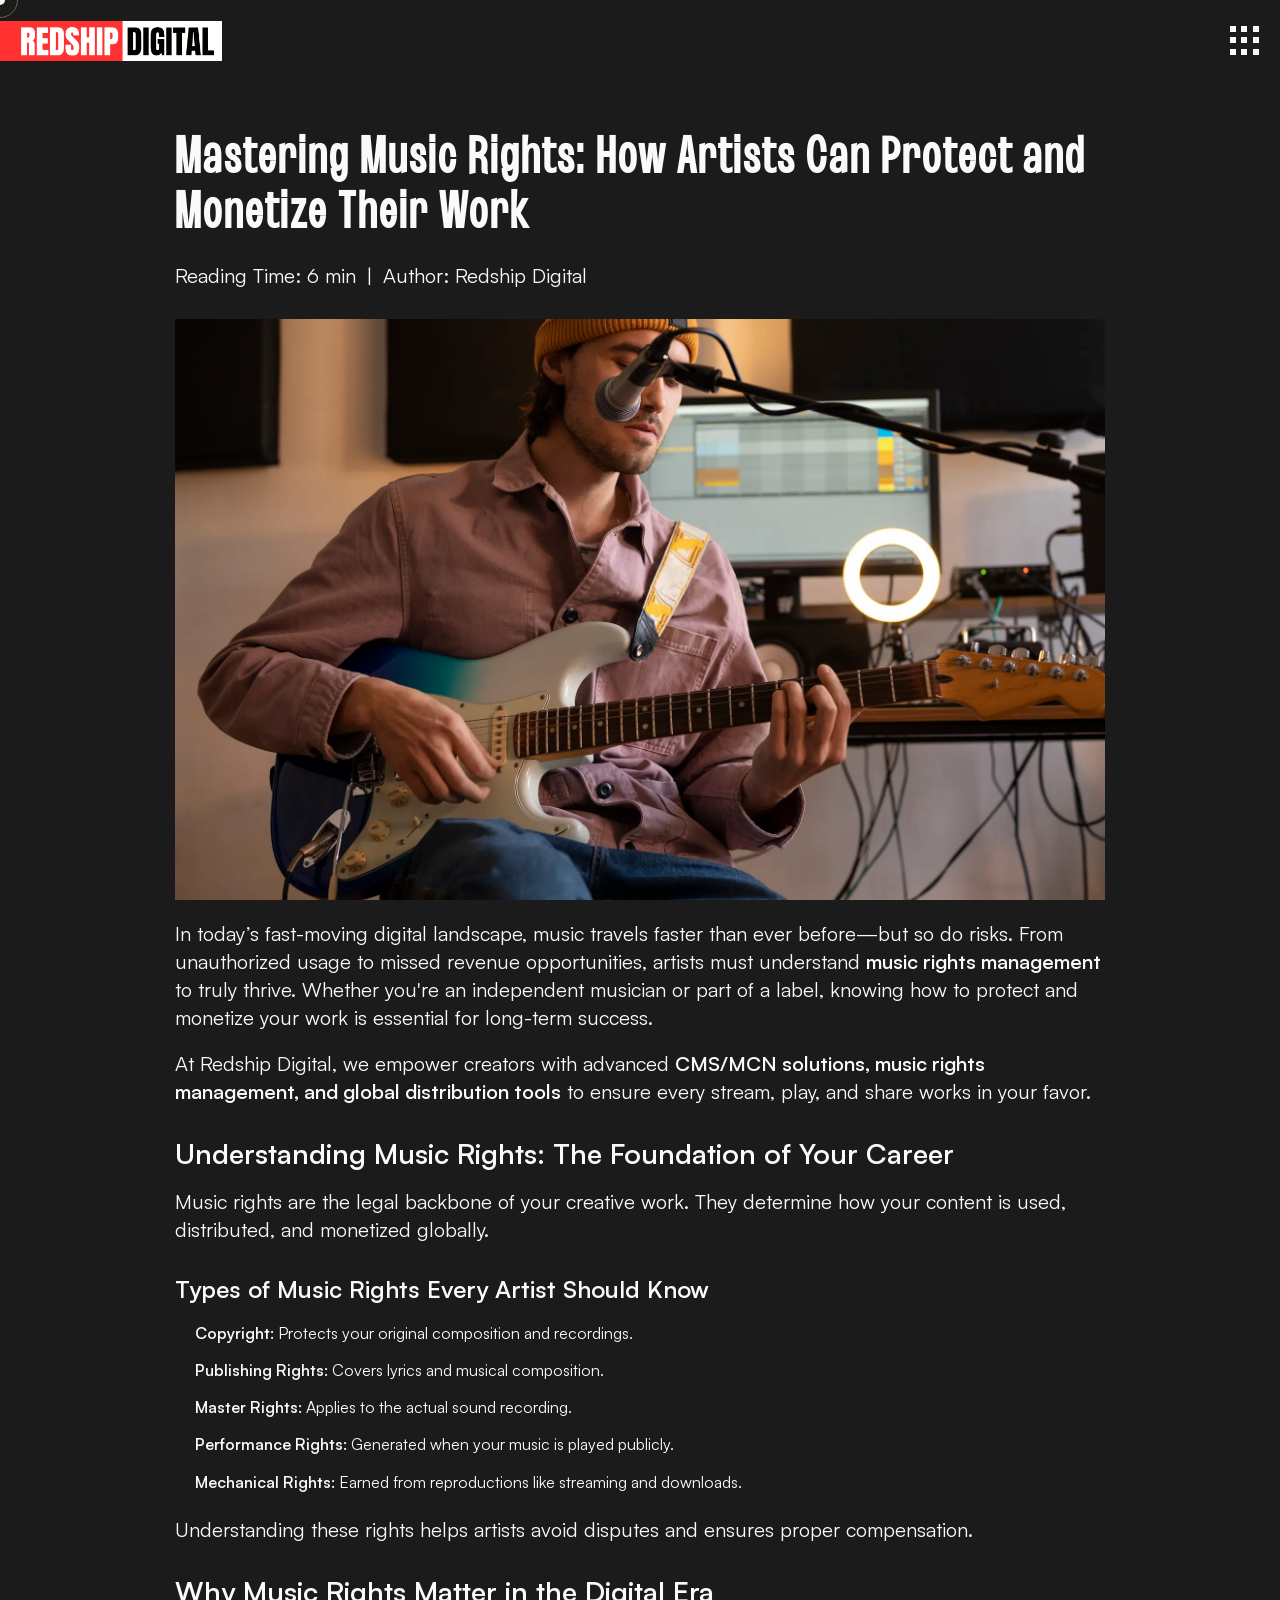
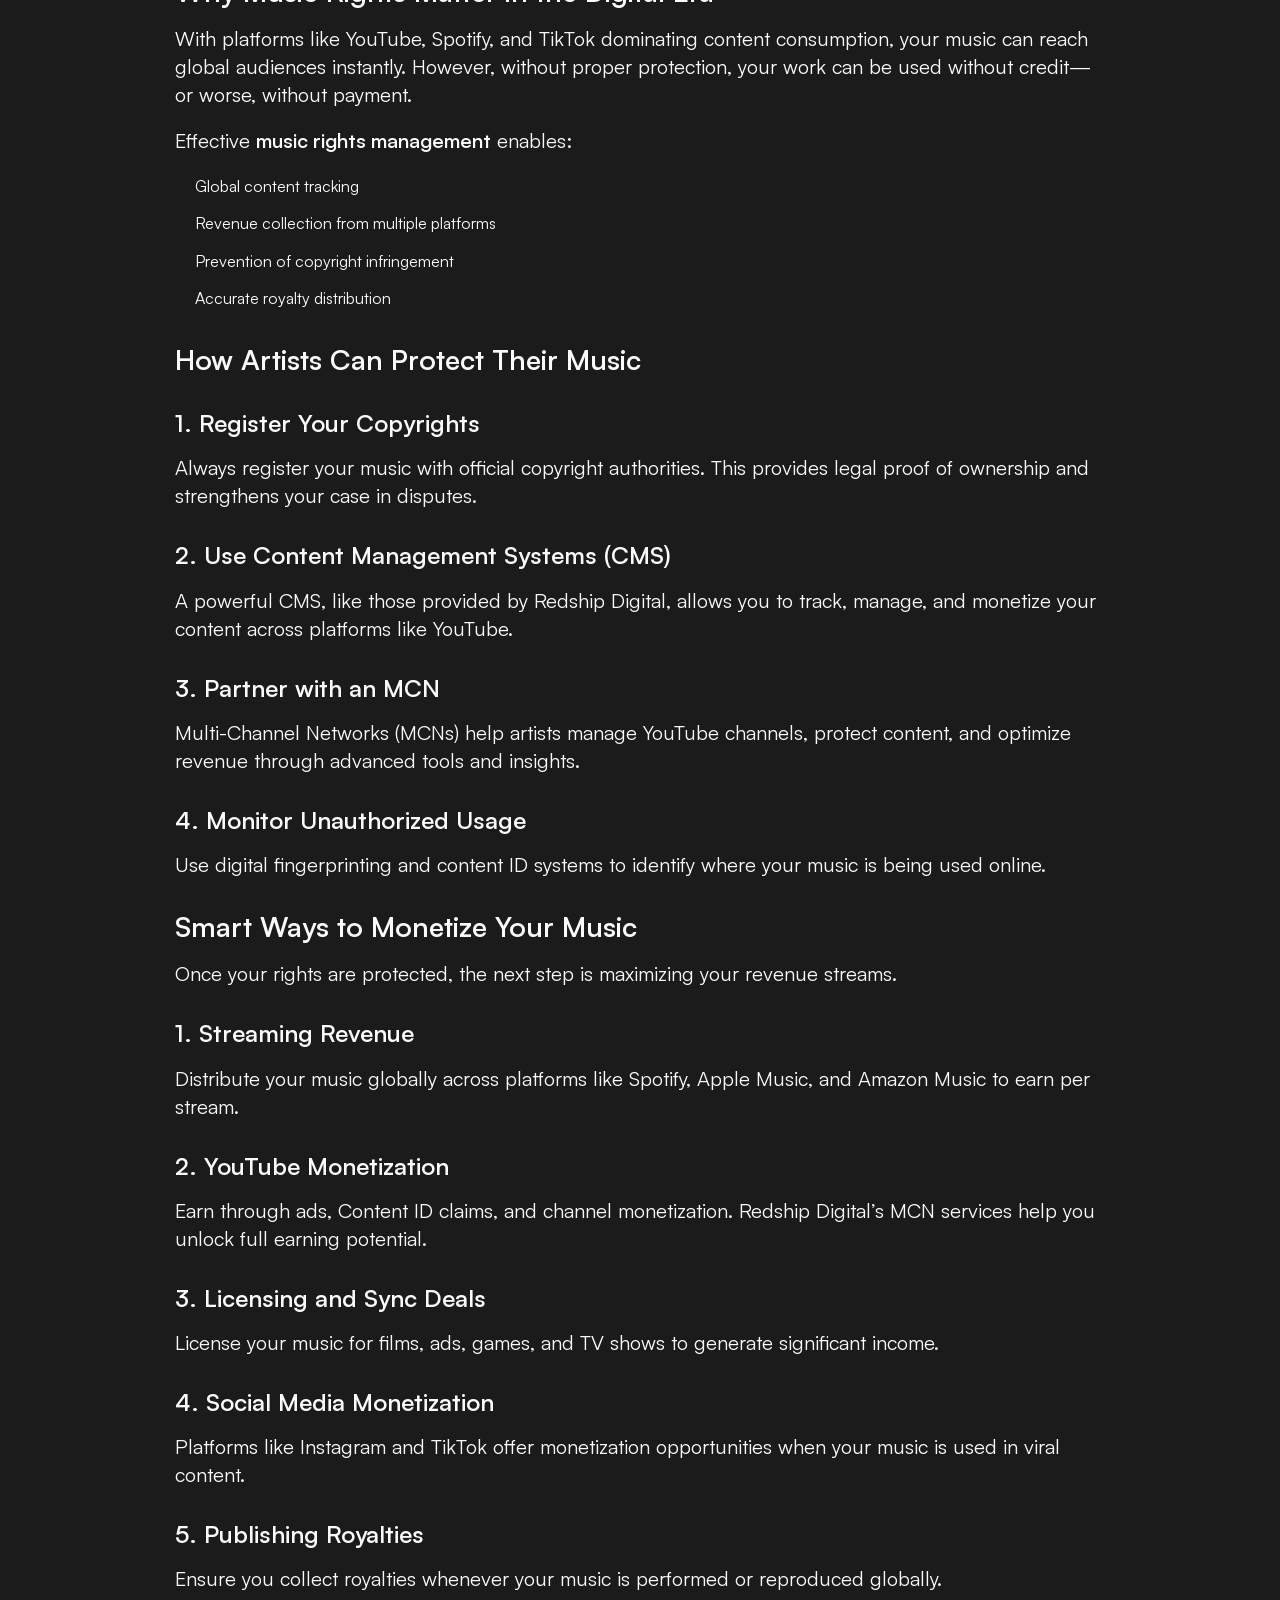
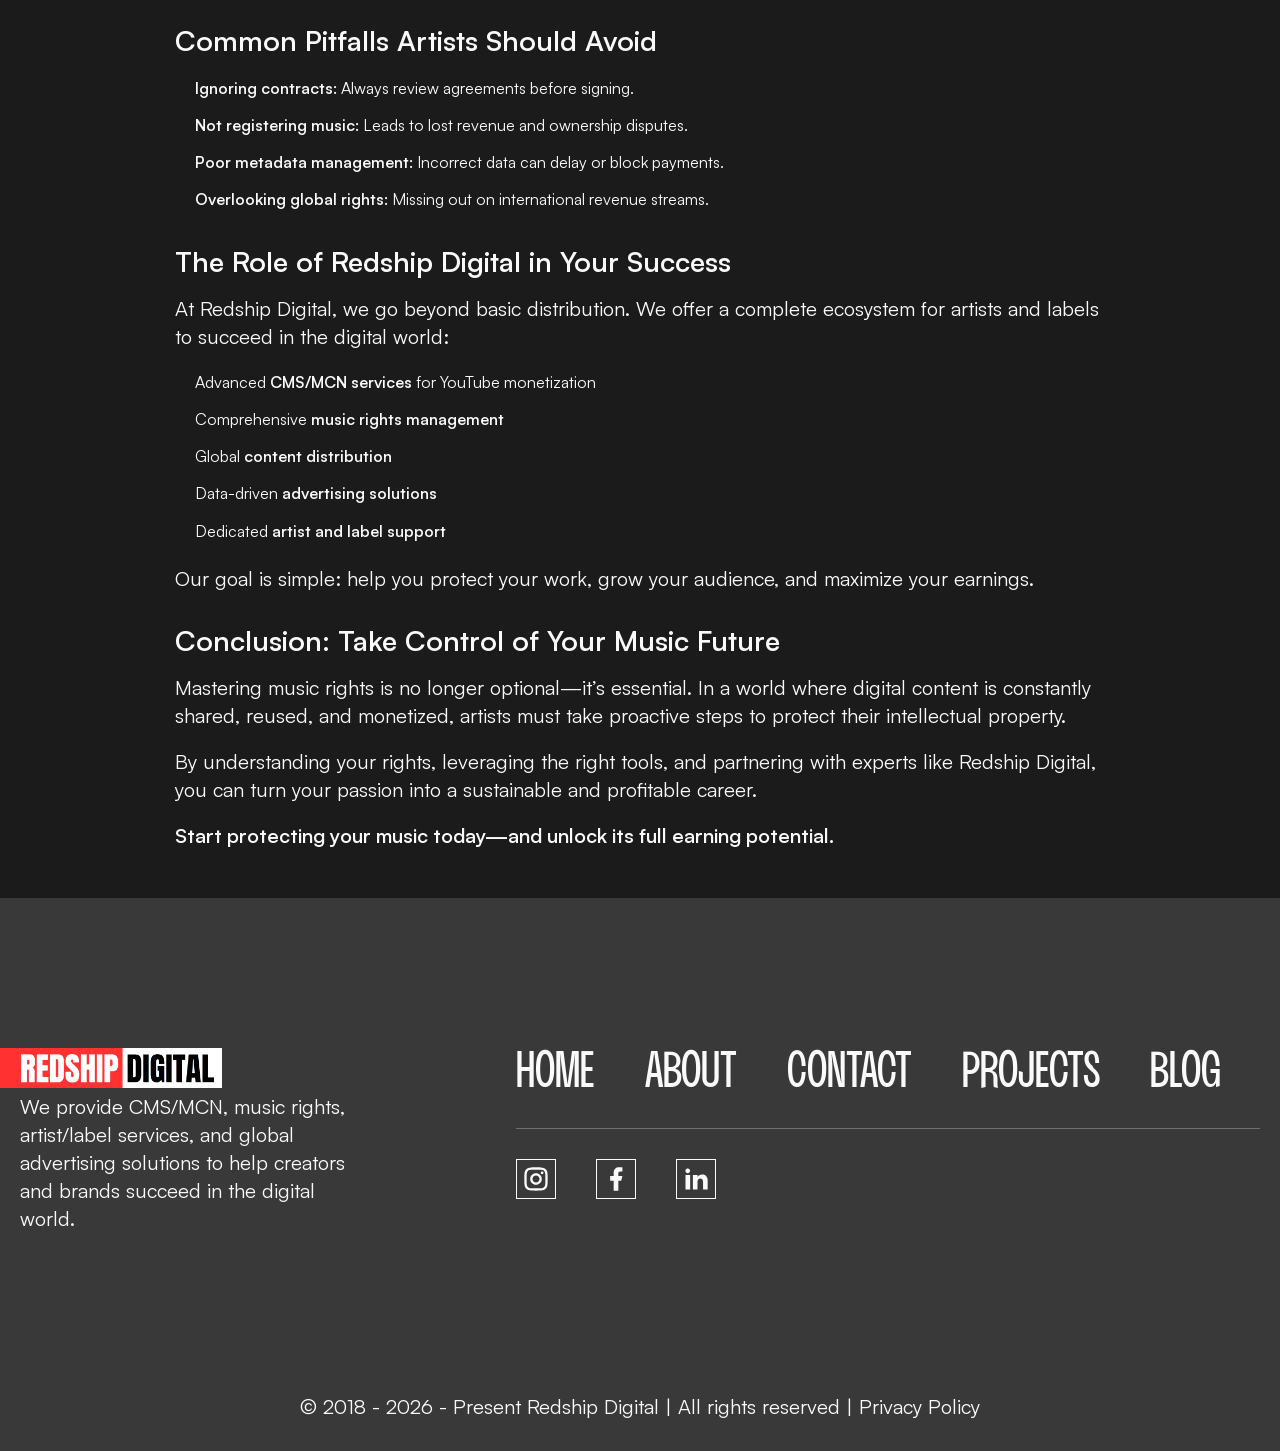
<file: mastering-music-rights-for-artists.html>
<!doctype html>
<html lang="en" class="no-js">

<head>
    <meta charset="UTF-8" />
    <meta name="viewport" content="width=device-width, initial-scale=1.0" />
    <link rel="icon" href="./favicon.ico" type="image/x-icon">
    <link rel="icon" type="image/png" sizes="32x32" href="./favicon-32x32.png">
    <link rel="icon" type="image/png" sizes="16x16" href="./favicon-16x16.png">
    <link rel="apple-touch-icon" sizes="180x180" href="./apple-touch-icon.png">
    <meta name="robots" content="index, follow">

    <title>Mastering Music Rights: How Artists Can Protect and Monetize Their Work | Redship Digital</title>
    <meta name="keywords" content="music rights, music rights management, protect music rights, monetize music, artist revenue streams, music copyright, digital music distribution, YouTube CMS, MCN services, music monetization strategies, sync licensing, publishing royalties, global music distribution, Redship Digital, artist services, label services, content ID, YouTube monetization, music business tips, independent artists, music industry guide">
<meta name="description" content="Learn how artists can protect their music rights, monetize content, and maximize revenue in the digital era with expert strategies from Redship Digital.">
<meta property="og:title" content="Mastering Music Rights: How Artists Can Protect and Monetize Their Work">
<meta property="og:description" content="Learn how artists can protect their music rights, monetize content, and maximize revenue in the digital era with expert strategies from Redship Digital.">
<meta property="og:image" content="https://redshipdigital.com/images/logo.png">
<meta property="og:url" content="https://redshipdigital.com/mastering-music-rights-for-artists">
<meta property="og:type" content="website">

<meta name="twitter:card" content="summary_large_image">
<meta name="twitter:title" content="Mastering Music Rights: How Artists Can Protect and Monetize Their Work">
<meta name="twitter:description" content="Learn how artists can protect their music rights, monetize content, and maximize revenue in the digital era with expert strategies from Redship Digital.">
<meta name="twitter:image" content="https://redshipdigital.com/images/logo.png">

    <!-- Fancybox CSS -->
    <link rel="stylesheet" href="https://cdn.jsdelivr.net/npm/@fancyapps/ui@5.0/dist/fancybox/fancybox.css" />
    <!-- Theme stylesheet -->
    <link rel="stylesheet" href="./css/style.css">

</head>

<body class="home page-template-default">

    <div id="page" class="site">

        <a style="display: none;" class="skip-link screen-reader-text" href="#content">Skip to content</a>

        <!-- ============================================================
             START: Only for page
        ============================================================ -->
        <header class="header-main-page">
            <div class="header-main">
                <div class="wrapper">
                    <div class="header-inner">
                        <div class="header-content">
                            <div class="header-left">
                                <div class="logo-sec">
                                    <a href="/"><img src="./images/logo.png" alt="logo"></a>
                                </div>
                            </div>
                            <div class="header-right">
                                <div class="menu-btn-wrapper menu__btn" id="menu__btn">
                                    <div class="menu-btn">
                                        <span class="menu-dot"></span>
                                        <span class="menu-dot"></span>
                                        <span class="menu-dot"></span>
                                        <span class="menu-dot"></span>
                                        <span class="menu-dot"></span>
                                        <span class="menu-dot"></span>
                                        <span class="menu-dot"></span>
                                        <span class="menu-dot"></span>
                                        <span class="menu-dot"></span>
                                    </div>
                                </div>
                                <nav class="site-menu" id="site-menu">
                                    <div class="nav-menu-overlay"></div>
                                    <div class="nav-menu-side">
                                        <div class="nav-menu-inner" id="nav-menu-inner-sec">
                                            <ul class="nav-menu">
                                                <li class="nav-link-block">
                                                    <a href="/"><span class="nav-link">Home <span
                                                                class="link-count">01</span></span></a>
                                                </li>
                                                <li class="nav-link-block">
                                                    <a href="/about"><span class="nav-link">About <span
                                                                class="link-count">02</span></span></a>
                                                </li>
                                                <li class="nav-link-block">
                                                    <a href="/projects"><span class="nav-link">Projects <span
                                                                class="link-count">03</span></span></a>
                                                </li>
                                                <li class="nav-link-block">
                                                    <a href="/contact"><span class="nav-link">Contact <span
                                                                class="link-count">04</span></span></a>
                                                </li>
                                                <li class="nav-link-block">
                                                    <a href="/blog"><span class="nav-link">Blog<span
                                                                class="link-count">05</span></span></a>
                                                </li>
                                            </ul>
                                            <div class="nav-social-media-sec">
                                                <div class="nav-social-media">
                                                    <a href="https://www.instagram.com/redshipdigital" target="_blank">
                                                        <div class="nav-social-link">INSTAGRAM</div>
                                                    </a>
                                                    <a href="https://www.facebook.com/redshipdigital" target="_blank">
                                                        <div class="nav-social-link">FACEBOOK</div>
                                                    </a>
                                                    <a href="http://linkedin.com/company/redshipdigital"
                                                        target="_blank">
                                                        <div class="nav-social-link">LINKEDIN</div>
                                                    </a>
                                                </div>
                                            </div>
                                        </div>
                                    </div>
                                </nav>
                            </div>
                        </div>
                    </div>
                </div>
            </div>
        </header>
        <!-- ============================================================
             END:
        ============================================================ -->


        <div id="content" class="site-content">
            <div id="primary" class="content-area">
                <main id="main" class="site-main">

<div class="single-blog">
    <div class="wrapper">
        <div class="single-blog-inner ">
            <div class="single-blog-title">
                <h1>Mastering Music Rights: How Artists Can Protect and Monetize Their Work</h1>
            </div>
            <div class="single-blog-desc">
                Reading Time: 6 min
                <div> | </div>
                <div>Author: Redship Digital</div>
            </div>
            <img src="./images/mastering-music-rights-for-artists.webp" alt="Mastering Music Rights: How Artists Can Protect and Monetize Their Work"
                loading="lazy">
            <div class="single-blog-content">
                <p>In today’s fast-moving digital landscape, music travels faster than ever before—but so do risks. From
                    unauthorized usage to missed revenue opportunities, artists must understand <strong>music rights
                        management</strong> to truly thrive. Whether you're an independent musician or part of a label,
                    knowing how to protect and monetize your work is essential for long-term success.</p>

                <p>At Redship Digital, we empower creators with advanced <strong>CMS/MCN solutions, music rights
                        management, and global distribution tools</strong> to ensure every stream, play, and share works
                    in your favor.</p>

                <h2>Understanding Music Rights: The Foundation of Your Career</h2>

                <p>Music rights are the legal backbone of your creative work. They determine how your content is used,
                    distributed, and monetized globally.</p>

                <h3>Types of Music Rights Every Artist Should Know</h3>

                <ul>
                    <li><strong>Copyright:</strong> Protects your original composition and recordings.</li>
                    <li><strong>Publishing Rights:</strong> Covers lyrics and musical composition.</li>
                    <li><strong>Master Rights:</strong> Applies to the actual sound recording.</li>
                    <li><strong>Performance Rights:</strong> Generated when your music is played publicly.</li>
                    <li><strong>Mechanical Rights:</strong> Earned from reproductions like streaming and downloads.</li>
                </ul>

                <p>Understanding these rights helps artists avoid disputes and ensures proper compensation.</p>

                <h2>Why Music Rights Matter in the Digital Era</h2>

                <p>With platforms like YouTube, Spotify, and TikTok dominating content consumption, your music can reach
                    global audiences instantly. However, without proper protection, your work can be used without
                    credit—or worse, without payment.</p>

                <p>Effective <strong>music rights management</strong> enables:</p>

                <ul>
                    <li>Global content tracking</li>
                    <li>Revenue collection from multiple platforms</li>
                    <li>Prevention of copyright infringement</li>
                    <li>Accurate royalty distribution</li>
                </ul>

                <h2>How Artists Can Protect Their Music</h2>

                <h3>1. Register Your Copyrights</h3>
                <p>Always register your music with official copyright authorities. This provides legal proof of
                    ownership and strengthens your case in disputes.</p>

                <h3>2. Use Content Management Systems (CMS)</h3>
                <p>A powerful CMS, like those provided by Redship Digital, allows you to track, manage, and monetize
                    your content across platforms like YouTube.</p>

                <h3>3. Partner with an MCN</h3>
                <p>Multi-Channel Networks (MCNs) help artists manage YouTube channels, protect content, and optimize
                    revenue through advanced tools and insights.</p>

                <h3>4. Monitor Unauthorized Usage</h3>
                <p>Use digital fingerprinting and content ID systems to identify where your music is being used online.
                </p>

                <h2>Smart Ways to Monetize Your Music</h2>

                <p>Once your rights are protected, the next step is maximizing your revenue streams.</p>

                <h3>1. Streaming Revenue</h3>
                <p>Distribute your music globally across platforms like Spotify, Apple Music, and Amazon Music to earn
                    per stream.</p>

                <h3>2. YouTube Monetization</h3>
                <p>Earn through ads, Content ID claims, and channel monetization. Redship Digital’s MCN services help
                    you unlock full earning potential.</p>

                <h3>3. Licensing and Sync Deals</h3>
                <p>License your music for films, ads, games, and TV shows to generate significant income.</p>

                <h3>4. Social Media Monetization</h3>
                <p>Platforms like Instagram and TikTok offer monetization opportunities when your music is used in viral
                    content.</p>

                <h3>5. Publishing Royalties</h3>
                <p>Ensure you collect royalties whenever your music is performed or reproduced globally.</p>

                <h2>Common Pitfalls Artists Should Avoid</h2>

                <ul>
                    <li><strong>Ignoring contracts:</strong> Always review agreements before signing.</li>
                    <li><strong>Not registering music:</strong> Leads to lost revenue and ownership disputes.</li>
                    <li><strong>Poor metadata management:</strong> Incorrect data can delay or block payments.</li>
                    <li><strong>Overlooking global rights:</strong> Missing out on international revenue streams.</li>
                </ul>

                <h2>The Role of Redship Digital in Your Success</h2>

                <p>At Redship Digital, we go beyond basic distribution. We offer a complete ecosystem for artists and
                    labels to succeed in the digital world:</p>

                <ul>
                    <li>Advanced <strong>CMS/MCN services</strong> for YouTube monetization</li>
                    <li>Comprehensive <strong>music rights management</strong></li>
                    <li>Global <strong>content distribution</strong></li>
                    <li>Data-driven <strong>advertising solutions</strong></li>
                    <li>Dedicated <strong>artist and label support</strong></li>
                </ul>

                <p>Our goal is simple: help you protect your work, grow your audience, and maximize your earnings.</p>

                <h2>Conclusion: Take Control of Your Music Future</h2>

                <p>Mastering music rights is no longer optional—it’s essential. In a world where digital content is
                    constantly shared, reused, and monetized, artists must take proactive steps to protect their
                    intellectual property.</p>

                <p>By understanding your rights, leveraging the right tools, and partnering with experts like Redship
                    Digital, you can turn your passion into a sustainable and profitable career.</p>

                <p><strong>Start protecting your music today—and unlock its full earning potential.</strong></p>

            </div>
        </div>
    </div>
</div>




                </main><!-- #main -->
            </div><!-- #primary -->
        </div><!-- #content -->

    </div><!-- #page -->


    <!-- ============================================================
         footer
    ============================================================ -->
    <footer>
        <div class="footer-sec">
            <div class="wrapper">
                <div class="footer-inner">

                    <div class="footer-left">
                        <div class="footer-title logo-sec">
                            <a href="/"><img src="./images/logo.png" alt="logo"></a>
                        </div>
                        <div class="footer-subtitle">
                            <p>We provide CMS/MCN, music rights, artist/label services, and global advertising solutions to
                                help creators and brands succeed in the digital world.</p>
                        </div>
                    </div>

                    <div class="footer-right">
                        <div class="footer-content footer-menu-content">
                            <ul class="footer-menu">
                                <li class="footer-menu-item"><a href="/">Home</a></li>
                                <li class="footer-menu-item"><a href="/about">About</a></li>
                                <li class="footer-menu-item"><a href="/contact">Contact</a></li>
                                <li class="footer-menu-item"><a href="/projects">Projects</a></li>
                                <li class="footer-menu-item"><a href="/blog">Blog</a></li>
                            </ul>
                        </div>

                        <div class="footer-content footer-social-content">
                            <ul>
                                <li>
                                    <a href="https://www.instagram.com/redshipdigital" target="_blank">
                                        <div class="social-icon-wrap">
                                            <div class="social-icon">
                                                <svg xmlns="http://www.w3.org/2000/svg" viewBox="0 0 24 24" fill="currentColor">
                                                    <path d="M12.001 9C10.3436 9 9.00098 10.3431 9.00098 12C9.00098 13.6573 10.3441 15 12.001 15C13.6583 15 15.001 13.6569 15.001 12C15.001 10.3427 13.6579 9 12.001 9ZM12.001 7C14.7614 7 17.001 9.2371 17.001 12C17.001 14.7605 14.7639 17 12.001 17C9.24051 17 7.00098 14.7629 7.00098 12C7.00098 9.23953 9.23808 7 12.001 7ZM18.501 6.74915C18.501 7.43926 17.9402 7.99917 17.251 7.99917C16.5609 7.99917 16.001 7.4384 16.001 6.74915C16.001 6.0599 16.5617 5.5 17.251 5.5C17.9393 5.49913 18.501 6.0599 18.501 6.74915ZM12.001 4C9.5265 4 9.12318 4.00655 7.97227 4.0578C7.18815 4.09461 6.66253 4.20007 6.17416 4.38967C5.74016 4.55799 5.42709 4.75898 5.09352 5.09255C4.75867 5.4274 4.55804 5.73963 4.3904 6.17383C4.20036 6.66332 4.09493 7.18811 4.05878 7.97115C4.00703 9.0752 4.00098 9.46105 4.00098 12C4.00098 14.4745 4.00753 14.8778 4.05877 16.0286C4.0956 16.8124 4.2012 17.3388 4.39034 17.826C4.5591 18.2606 4.7605 18.5744 5.09246 18.9064C5.42863 19.2421 5.74179 19.4434 6.17187 19.6094C6.66619 19.8005 7.19148 19.9061 7.97212 19.9422C9.07618 19.9939 9.46203 20 12.001 20C14.4755 20 14.8788 19.9934 16.0296 19.9422C16.8117 19.9055 17.3385 19.7996 17.827 19.6106C18.2604 19.4423 18.5752 19.2402 18.9074 18.9085C19.2436 18.5718 19.4445 18.2594 19.6107 17.8283C19.8013 17.3358 19.9071 16.8098 19.9432 16.0289C19.9949 14.9248 20.001 14.5389 20.001 12C20.001 9.52552 19.9944 9.12221 19.9432 7.97137C19.9064 7.18906 19.8005 6.66149 19.6113 6.17318C19.4434 5.74038 19.2417 5.42635 18.9084 5.09255C18.573 4.75715 18.2616 4.55693 17.8271 4.38942C17.338 4.19954 16.8124 4.09396 16.0298 4.05781C14.9258 4.00605 14.5399 4 12.001 4ZM12.001 2C14.7176 2 15.0568 2.01 16.1235 2.06C17.1876 2.10917 17.9135 2.2775 18.551 2.525C19.2101 2.77917 19.7668 3.1225 20.3226 3.67833C20.8776 4.23417 21.221 4.7925 21.476 5.45C21.7226 6.08667 21.891 6.81333 21.941 7.8775C21.9885 8.94417 22.001 9.28333 22.001 12C22.001 14.7167 21.991 15.0558 21.941 16.1225C21.8918 17.1867 21.7226 17.9125 21.476 18.55C21.2218 19.2092 20.8776 19.7658 20.3226 20.3217C19.7668 20.8767 19.2076 21.22 18.551 21.475C17.9135 21.7217 17.1876 21.89 16.1235 21.94C15.0568 21.9875 14.7176 22 12.001 22C9.28431 22 8.94514 21.99 7.87848 21.94C6.81431 21.8908 6.08931 21.7217 5.45098 21.475C4.79264 21.2208 4.23514 20.8767 3.67931 20.3217C3.12348 19.7658 2.78098 19.2067 2.52598 18.55C2.27848 17.9125 2.11098 17.1867 2.06098 16.1225C2.01348 15.0558 2.00098 14.7167 2.00098 12C2.00098 9.28333 2.01098 8.94417 2.06098 7.8775C2.11014 6.8125 2.27848 6.0875 2.52598 5.45C2.78014 4.79167 3.12348 4.23417 3.67931 3.67833C4.23514 3.1225 4.79348 2.78 5.45098 2.525C6.08848 2.2775 6.81348 2.11 7.87848 2.06C8.94514 2.0125 9.28431 2 12.001 2Z"></path>
                                                </svg>
                                            </div>
                                        </div>
                                    </a>
                                </li>
                                <li>
                                    <a href="https://www.facebook.com/redshipdigital" target="_blank">
                                        <div class="social-icon-wrap">
                                            <div class="social-icon">
                                                <svg xmlns="http://www.w3.org/2000/svg" viewBox="0 0 24 24" fill="currentColor">
                                                    <path d="M14 13.5H16.5L17.5 9.5H14V7.5C14 6.47062 14 5.5 16 5.5H17.5V2.1401C17.1743 2.09685 15.943 2 14.6429 2C11.9284 2 10 3.65686 10 6.69971V9.5H7V13.5H10V22H14V13.5Z"></path>
                                                </svg>
                                            </div>
                                        </div>
                                    </a>
                                </li>
                                <li>
                                    <a href="http://linkedin.com/company/redshipdigital" target="_blank">
                                        <div class="social-icon-wrap">
                                            <div class="social-icon">
                                                <svg xmlns="http://www.w3.org/2000/svg" viewBox="0 0 24 24" fill="currentColor">
                                                    <path d="M6.94048 4.99993C6.94011 5.81424 6.44608 6.54702 5.69134 6.85273C4.9366 7.15845 4.07187 6.97605 3.5049 6.39155C2.93793 5.80704 2.78195 4.93715 3.1105 4.19207C3.43906 3.44699 4.18654 2.9755 5.00048 2.99993C6.08155 3.03238 6.94097 3.91837 6.94048 4.99993ZM7.00048 8.47993H3.00048V20.9999H7.00048V8.47993ZM13.3205 8.47993H9.34048V20.9999H13.2805V14.4299C13.2805 10.7699 18.0505 10.4299 18.0505 14.4299V20.9999H22.0005V13.0699C22.0005 6.89993 14.9405 7.12993 13.2805 10.1599L13.3205 8.47993Z"></path>
                                                </svg>
                                            </div>
                                        </div>
                                    </a>
                                </li>
                            </ul>
                        </div>
                    </div>

                </div>
            </div>
        </div>

        <div class="footer-copyright-sec">
            <div class="wrapper">
                <div>
                    <div class="footer-copyright">
                        <p>© 2018 - 2026 - Present Redship Digital | All rights reserved | <a href="/privacy-policy">Privacy Policy</a></p>
                    </div>
                </div>
            </div>
        </div>
    </footer>


    <div class="cursor" id="cursor"></div>
<div class="cursor-ring" id="cursorRing"></div>


    <!-- ============================================================
         End footer
    ============================================================ -->

    <script src="https://cdnjs.cloudflare.com/ajax/libs/jquery/3.6.1/jquery.min.js"></script>
    <script src="./js/tilt.jquery.min.js"></script>
    <script src="./js/TweenMax.min.js"></script>
    <script src="./js/ScrollMagic.min.js"></script>
    <script src="./js/debug.addIndicators.min.js"></script>
    <script src="./js/animation.gsap.js"></script>
    <script src="./js/fancybox.umd.js"></script>
    <script src="./js/lax.js"></script>
    

    
    <script>
        // Cursor
        const cursor = document.getElementById('cursor');
        const ring = document.getElementById('cursorRing');
        let mx = 0, my = 0, rx = 0, ry = 0;
        document.addEventListener('mousemove', e => { mx = e.clientX; my = e.clientY; });
        function animateCursor() {
            cursor.style.left = mx + 'px'; cursor.style.top = my + 'px';
            rx += (mx - rx) * 0.12; ry += (my - ry) * 0.12;
            ring.style.left = rx + 'px'; ring.style.top = ry + 'px';
            requestAnimationFrame(animateCursor);
        }
        animateCursor();
    </script>
    
    <!-- Accordion -->
    <script>
        const items = document.querySelectorAll('.accordion button');

        function toggleAccordion() {
            const itemToggle = this.getAttribute('aria-expanded');
            for (let i = 0; i < items.length; i++) {
                items[i].setAttribute('aria-expanded', 'false');
            }
            if (itemToggle === 'false') {
                this.setAttribute('aria-expanded', 'true');
            }
        }

        items.forEach((item) => item.addEventListener('click', toggleAccordion));

        Fancybox.bind("[data-fancybox]", {});
    </script>

    <!-- Nav menu toggle + Banner tilt -->
    <script>
        var clicked = false;
        $('.menu__btn').on('click', function () {
            if (!clicked) {
                clicked = true;
                $(this).toggleClass('active');
                $('#nav-menu-inner-sec').toggleClass('active');
                if ($('#site-menu').hasClass('active')) {
                    $('.nav-menu-overlay').removeClass('active');
                    setTimeout(function () {
                        $('#nav-menu-inner-sec').removeClass('text-animation');
                        $('#site-menu').removeClass('active');
                        clicked = false;
                    }, 2000);
                } else {
                    $('#site-menu').addClass('active');
                    setTimeout(function () {
                        $('.nav-menu-overlay').addClass('active');
                        $('#nav-menu-inner-sec').addClass('text-animation');
                        clicked = false;
                    }, 2000);
                }
            }
        });

        $('.banner-title').tilt({
            glare: true,
            maxGlare: .5,
        });
    </script>


</body>
</html>
</file>
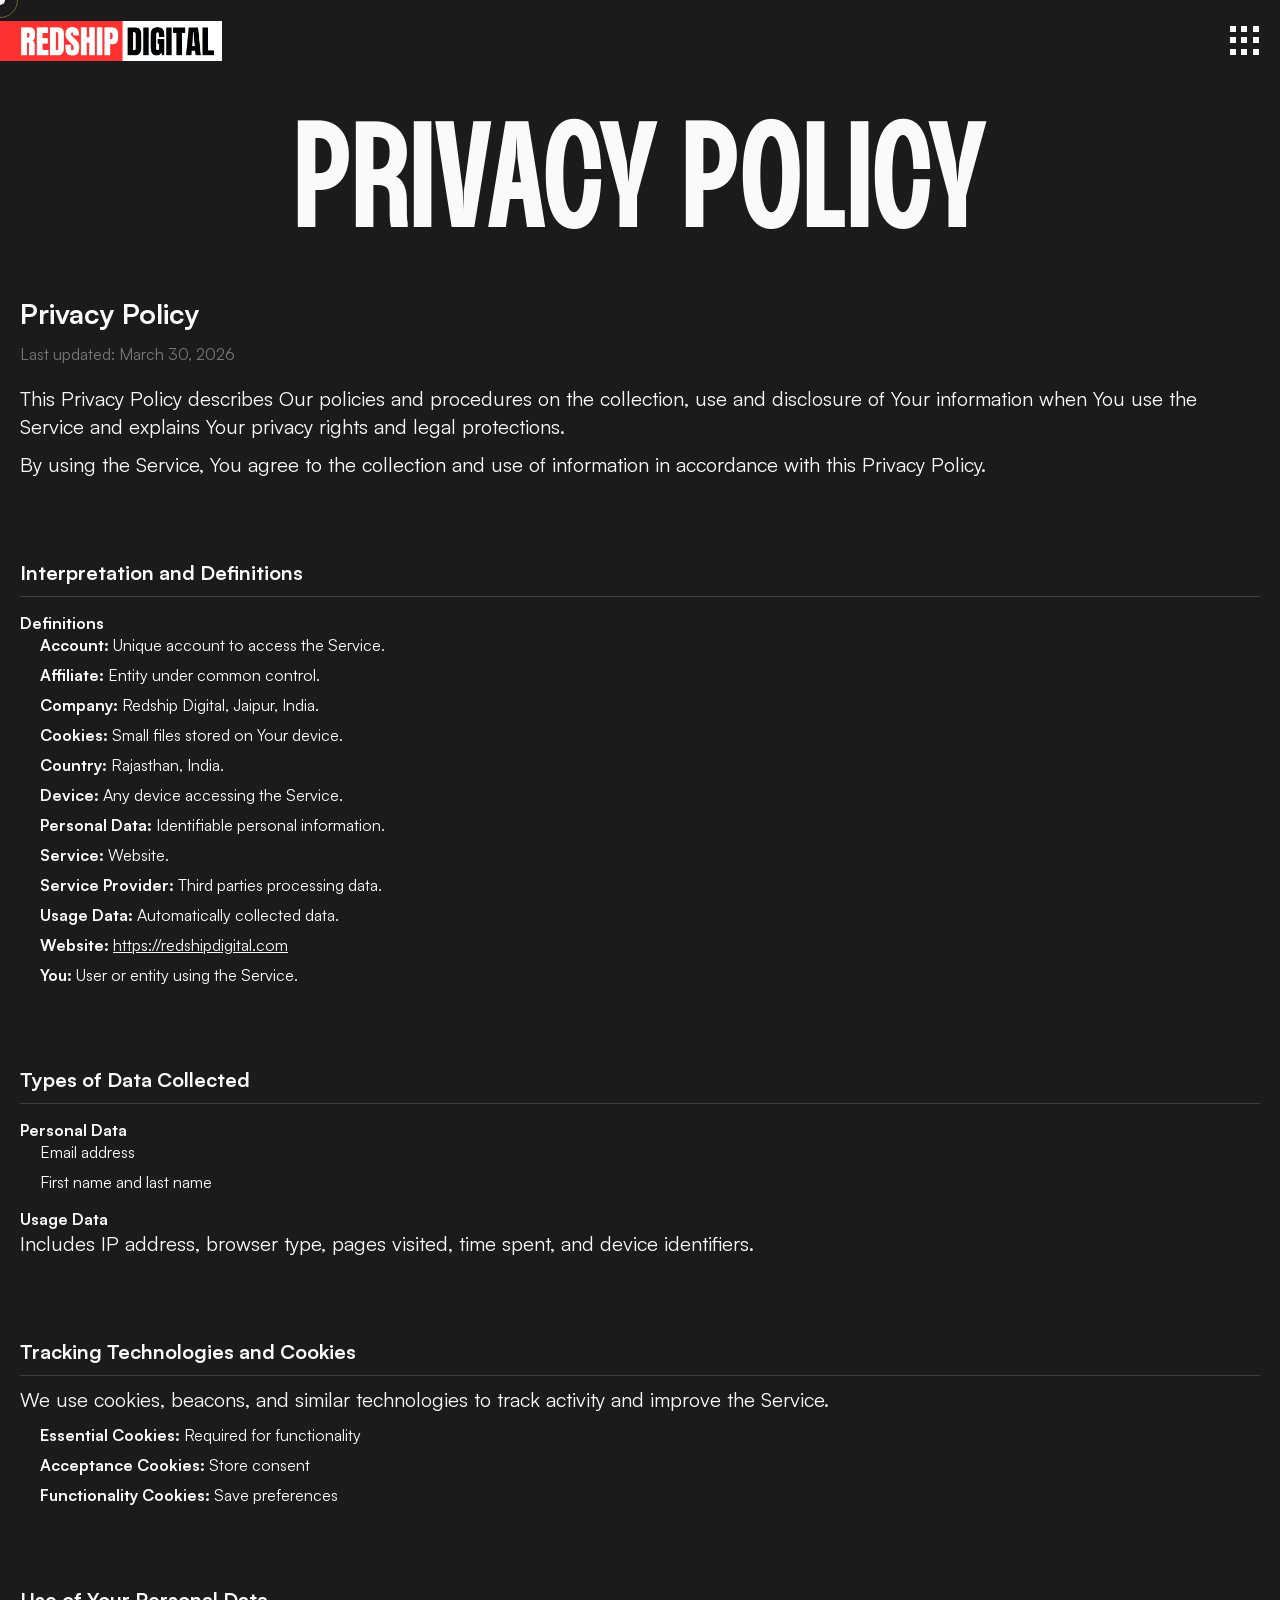
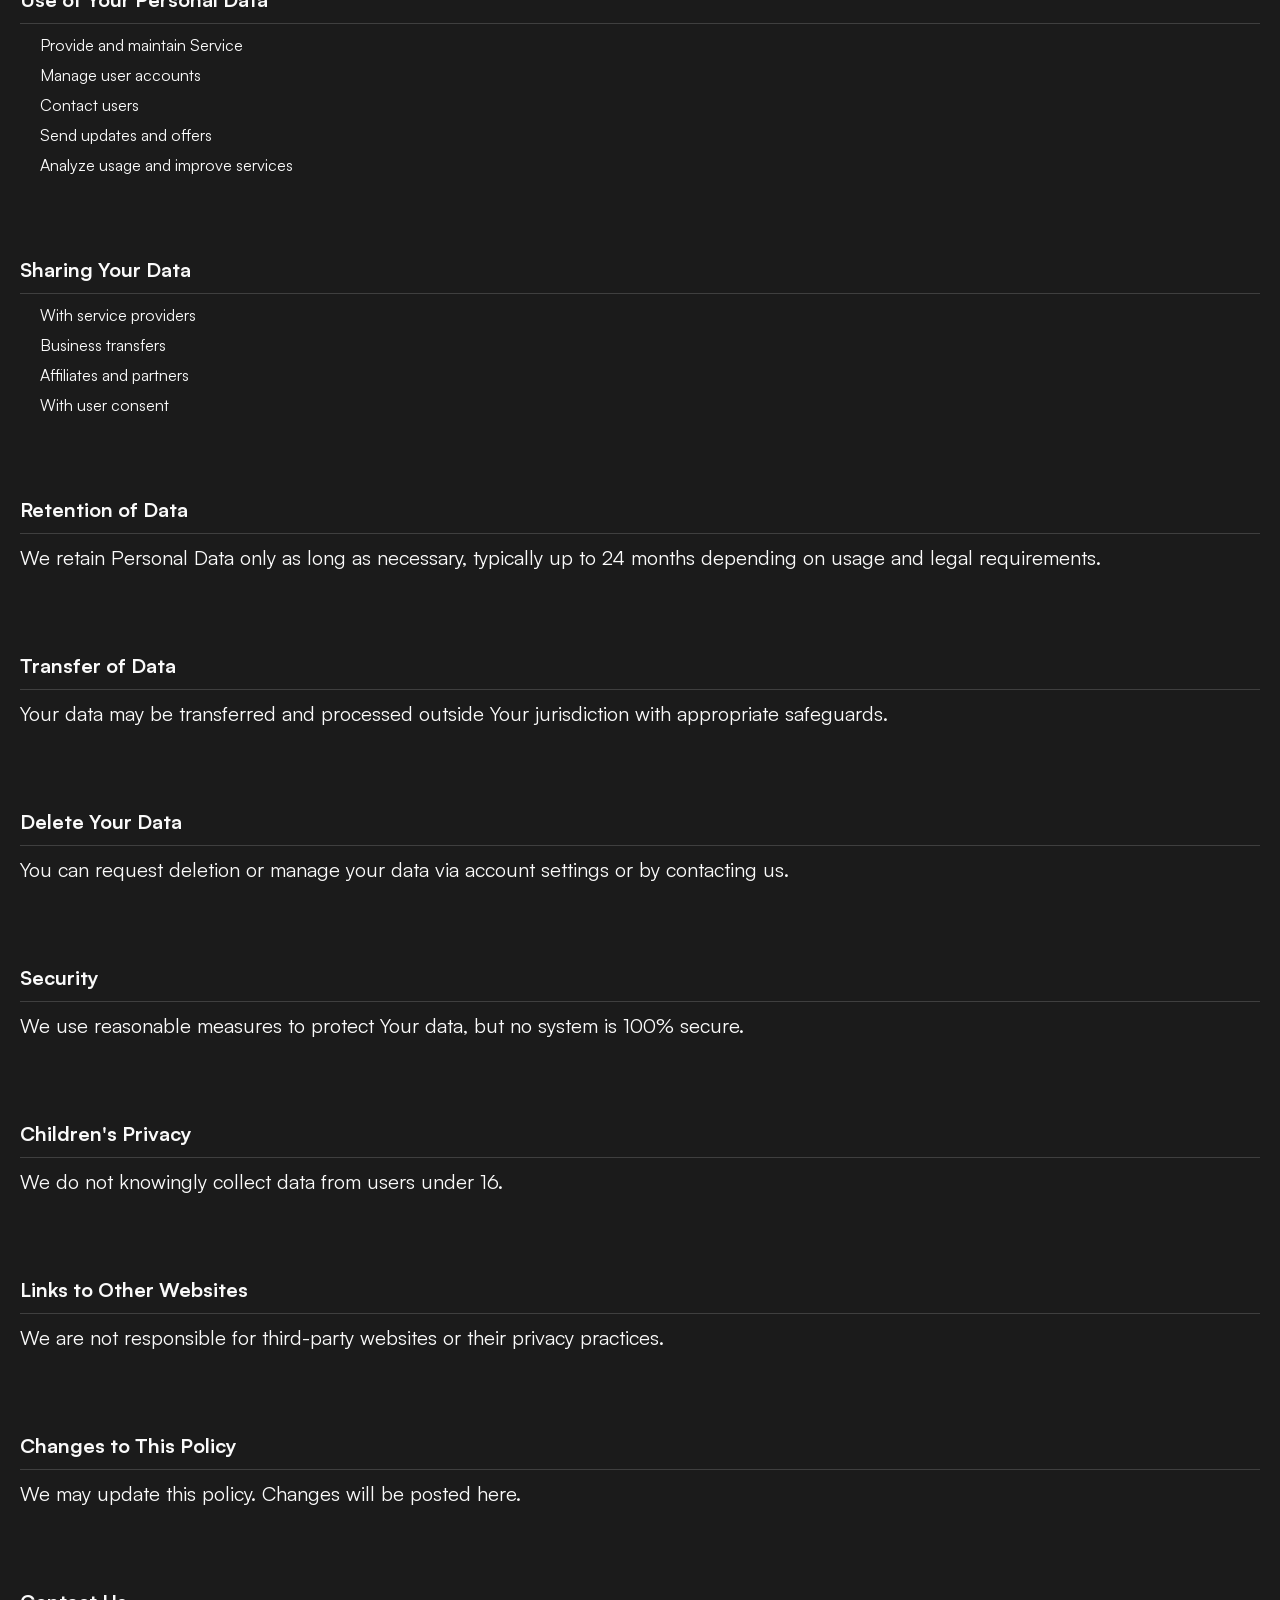
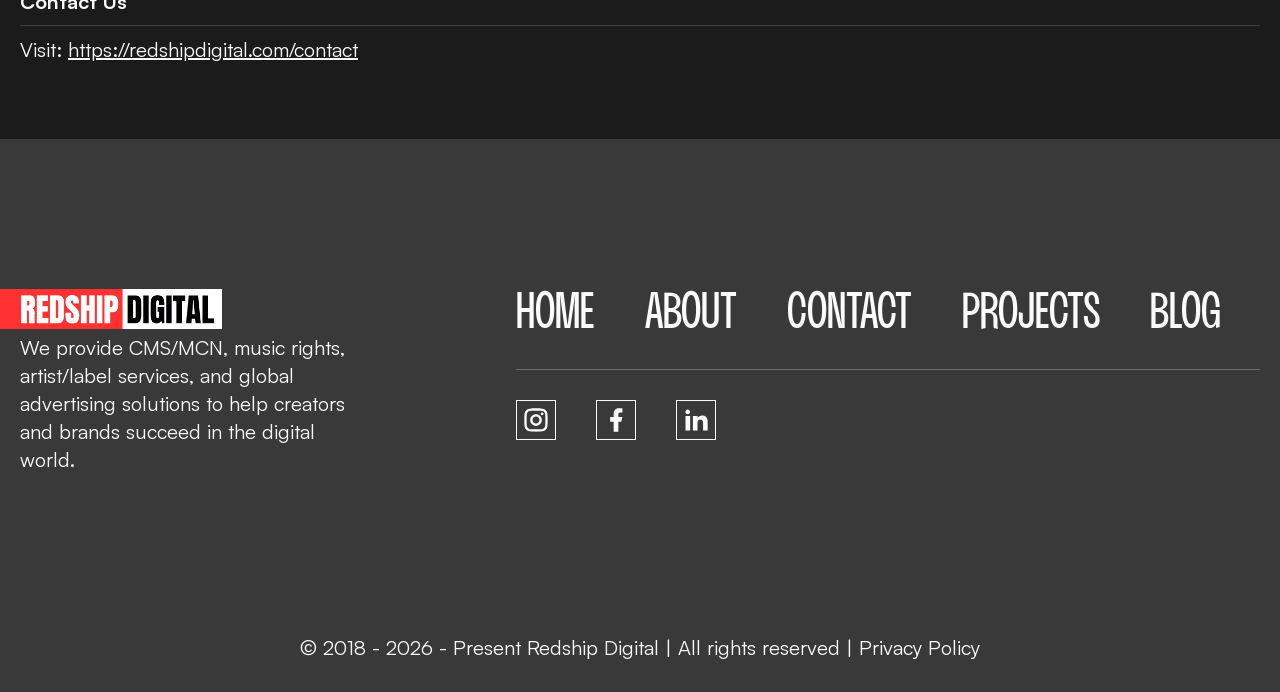
<file: privacy-policy.html>
<!doctype html>
<html lang="en" class="no-js">

<head>
    <meta charset="UTF-8" />
    <meta name="viewport" content="width=device-width, initial-scale=1.0" />
    <title>Privacy Policy</title>
    <meta name="keywords" content="Privacy Policy">
<meta name="description" content="Privacy Policy">
    <!-- Fancybox CSS -->
    <link rel="stylesheet" href="https://cdn.jsdelivr.net/npm/@fancyapps/ui@5.0/dist/fancybox/fancybox.css" />
    <!-- Theme stylesheet -->
    <link rel="stylesheet" href="./css/style.css">

</head>

<body class="home page-template-default">

    <div id="page" class="site">

        <a style="display: none;" class="skip-link screen-reader-text" href="#content">Skip to content</a>

        <!-- ============================================================
             START: Only for page
        ============================================================ -->
        <header class="header-main-page">
            <div class="header-main">
                <div class="wrapper">
                    <div class="header-inner">
                        <div class="header-content">
                            <div class="header-left">
                                <div class="logo-sec">
                                    <a href="/"><img src="./images/logo.png" alt="logo"></a>
                                </div>
                            </div>
                            <div class="header-right">
                                <div class="menu-btn-wrapper menu__btn" id="menu__btn">
                                    <div class="menu-btn">
                                        <span class="menu-dot"></span>
                                        <span class="menu-dot"></span>
                                        <span class="menu-dot"></span>
                                        <span class="menu-dot"></span>
                                        <span class="menu-dot"></span>
                                        <span class="menu-dot"></span>
                                        <span class="menu-dot"></span>
                                        <span class="menu-dot"></span>
                                        <span class="menu-dot"></span>
                                    </div>
                                </div>
                                <nav class="site-menu" id="site-menu">
                                    <div class="nav-menu-overlay"></div>
                                    <div class="nav-menu-side">
                                        <div class="nav-menu-inner" id="nav-menu-inner-sec">
                                            <ul class="nav-menu">
                                                <li class="nav-link-block">
                                                    <a href="/"><span class="nav-link">Home <span class="link-count">01</span></span></a>
                                                </li>
                                                <li class="nav-link-block">
                                                    <a href="/about"><span class="nav-link">About <span class="link-count">02</span></span></a>
                                                </li>
                                                <li class="nav-link-block">
                                                    <a href="/projects"><span class="nav-link">Projects <span class="link-count">03</span></span></a>
                                                </li>
                                                <li class="nav-link-block">
                                                    <a href="/contact"><span class="nav-link">Contact <span class="link-count">04</span></span></a>
                                                </li>
                                                <li class="nav-link-block">
                                                    <a href="/blog"><span class="nav-link">Blog<span class="link-count">05</span></span></a>
                                                </li>
                                            </ul>
                                            <div class="nav-social-media-sec">
                                                <div class="nav-social-media">
                                                    <a href="https://www.instagram.com/redshipdigital" target="_blank">
                                                        <div class="nav-social-link">INSTAGRAM</div>
                                                    </a>
                                                    <a href="https://www.facebook.com/redshipdigital" target="_blank">
                                                        <div class="nav-social-link">FACEBOOK</div>
                                                    </a>
                                                    <a href="http://linkedin.com/company/redshipdigital" target="_blank">
                                                        <div class="nav-social-link">LINKEDIN</div>
                                                    </a>
                                                </div>
                                            </div>
                                        </div>
                                    </div>
                                </nav>
                            </div>
                        </div>
                    </div>
                </div>
            </div>
        </header>
        <!-- ============================================================
             END:
        ============================================================ -->


        <div id="content" class="site-content">
            <div id="primary" class="content-area">
                <main id="main" class="site-main">



<style>

    body{
        color: var(--white);
    }
    .rsd-title {
      font-size: 28px;
      font-weight: bold;
      margin-bottom: 10px;
    }

    .rsd-date {
      color: #777;
      margin-bottom: 20px;
    }

    .rsd-section {
      margin-bottom: 25px;
    }

    .rsd-section h2 {
      font-size: 20px;
      margin-bottom: 10px;
      border-bottom: 1px solid #3f3f3f;
      padding-bottom: 10px;
      margin-top: 80px;
    }

    .rsd-section h3 {
      font-size: 16px;
      margin-top: 15px;
    }

    .rsd-section p {
      margin-bottom: 10px;
    }

    .rsd-list {
      padding-left: 20px;
    }

    .rsd-list li {
      margin-bottom: 8px;
    }

        .rsd-link {
        color: var(--white);
        text-decoration: underline;
        }

    .rsd-link:hover {
      text-decoration: underline;
    }
    .policy-sec{
        padding-bottom: 50px;
    }

    @media screen and (max-width: 992px) {
        .rsd-section h2 {
            margin-top: 42px;
        }
    }

  </style>

<div class="header-banner">
	<div class="wrapper">
		<div class="header-inner">
			<div class="header-title">
				<h2>
					Privacy Policy
				</h2>
			</div>
		</div>
	</div>
</div>

<div class="policy-sec">
    <div class="wrapper">

        <div class="rsd-title">Privacy Policy</div>
        <div class="rsd-date">Last updated: March 30, 2026</div>

        <div class="rsd-section">
            <p>
                This Privacy Policy describes Our policies and procedures on the collection, use and disclosure of Your
                information when You use the Service and explains Your privacy rights and legal protections.
            </p>
            <p>
                By using the Service, You agree to the collection and use of information in accordance with this Privacy
                Policy.
            </p>
        </div>

        <div class="rsd-section">
            <h2>Interpretation and Definitions</h2>

            <h3>Definitions</h3>
            <ul class="rsd-list">
                <li><strong>Account:</strong> Unique account to access the Service.</li>
                <li><strong>Affiliate:</strong> Entity under common control.</li>
                <li><strong>Company:</strong> Redship Digital, Jaipur, India.</li>
                <li><strong>Cookies:</strong> Small files stored on Your device.</li>
                <li><strong>Country:</strong> Rajasthan, India.</li>
                <li><strong>Device:</strong> Any device accessing the Service.</li>
                <li><strong>Personal Data:</strong> Identifiable personal information.</li>
                <li><strong>Service:</strong> Website.</li>
                <li><strong>Service Provider:</strong> Third parties processing data.</li>
                <li><strong>Usage Data:</strong> Automatically collected data.</li>
                <li><strong>Website:</strong>
                    <a href="https://redshipdigital.com" class="rsd-link">https://redshipdigital.com</a>
                </li>
                <li><strong>You:</strong> User or entity using the Service.</li>
            </ul>
        </div>

        <div class="rsd-section">
            <h2>Types of Data Collected</h2>

            <h3>Personal Data</h3>
            <ul class="rsd-list">
                <li>Email address</li>
                <li>First name and last name</li>
            </ul>

            <h3>Usage Data</h3>
            <p>
                Includes IP address, browser type, pages visited, time spent, and device identifiers.
            </p>
        </div>

        <div class="rsd-section">
            <h2>Tracking Technologies and Cookies</h2>
            <p>
                We use cookies, beacons, and similar technologies to track activity and improve the Service.
            </p>

            <ul class="rsd-list">
                <li><strong>Essential Cookies:</strong> Required for functionality</li>
                <li><strong>Acceptance Cookies:</strong> Store consent</li>
                <li><strong>Functionality Cookies:</strong> Save preferences</li>
            </ul>
        </div>

        <div class="rsd-section">
            <h2>Use of Your Personal Data</h2>
            <ul class="rsd-list">
                <li>Provide and maintain Service</li>
                <li>Manage user accounts</li>
                <li>Contact users</li>
                <li>Send updates and offers</li>
                <li>Analyze usage and improve services</li>
            </ul>
        </div>

        <div class="rsd-section">
            <h2>Sharing Your Data</h2>
            <ul class="rsd-list">
                <li>With service providers</li>
                <li>Business transfers</li>
                <li>Affiliates and partners</li>
                <li>With user consent</li>
            </ul>
        </div>

        <div class="rsd-section">
            <h2>Retention of Data</h2>
            <p>
                We retain Personal Data only as long as necessary, typically up to 24 months depending on usage and
                legal requirements.
            </p>
        </div>

        <div class="rsd-section">
            <h2>Transfer of Data</h2>
            <p>
                Your data may be transferred and processed outside Your jurisdiction with appropriate safeguards.
            </p>
        </div>

        <div class="rsd-section">
            <h2>Delete Your Data</h2>
            <p>
                You can request deletion or manage your data via account settings or by contacting us.
            </p>
        </div>

        <div class="rsd-section">
            <h2>Security</h2>
            <p>
                We use reasonable measures to protect Your data, but no system is 100% secure.
            </p>
        </div>

        <div class="rsd-section">
            <h2>Children's Privacy</h2>
            <p>
                We do not knowingly collect data from users under 16.
            </p>
        </div>

        <div class="rsd-section">
            <h2>Links to Other Websites</h2>
            <p>
                We are not responsible for third-party websites or their privacy practices.
            </p>
        </div>

        <div class="rsd-section">
            <h2>Changes to This Policy</h2>
            <p>
                We may update this policy. Changes will be posted here.
            </p>
        </div>

        <div class="rsd-section">
            <h2>Contact Us</h2>
            <p>
                Visit:
                <a href="https://redshipdigital.com/contact" class="rsd-link">
                    https://redshipdigital.com/contact
                </a>
            </p>
        </div>

    </div>
</div>


                </main><!-- #main -->
            </div><!-- #primary -->
        </div><!-- #content -->

    </div><!-- #page -->


    <!-- ============================================================
         footer
    ============================================================ -->
    <footer>
        <div class="footer-sec">
            <div class="wrapper">
                <div class="footer-inner">

                    <div class="footer-left">
                        <div class="footer-title logo-sec">
                            <a href="/"><img src="./images/logo.png" alt="logo"></a>
                        </div>
                        <div class="footer-subtitle">
                            <p>We provide CMS/MCN, music rights, artist/label services, and global advertising solutions to
                                help creators and brands succeed in the digital world.</p>
                        </div>
                    </div>

                    <div class="footer-right">
                        <div class="footer-content footer-menu-content">
                            <ul class="footer-menu">
                                <li class="footer-menu-item"><a href="/">Home</a></li>
                                <li class="footer-menu-item"><a href="/about">About</a></li>
                                <li class="footer-menu-item"><a href="/contact">Contact</a></li>
                                <li class="footer-menu-item"><a href="/projects">Projects</a></li>
                                <li class="footer-menu-item"><a href="/blog">Blog</a></li>
                            </ul>
                        </div>

                        <div class="footer-content footer-social-content">
                            <ul>
                                <li>
                                    <a href="https://www.instagram.com/redshipdigital" target="_blank">
                                        <div class="social-icon-wrap">
                                            <div class="social-icon">
                                                <svg xmlns="http://www.w3.org/2000/svg" viewBox="0 0 24 24" fill="currentColor">
                                                    <path d="M12.001 9C10.3436 9 9.00098 10.3431 9.00098 12C9.00098 13.6573 10.3441 15 12.001 15C13.6583 15 15.001 13.6569 15.001 12C15.001 10.3427 13.6579 9 12.001 9ZM12.001 7C14.7614 7 17.001 9.2371 17.001 12C17.001 14.7605 14.7639 17 12.001 17C9.24051 17 7.00098 14.7629 7.00098 12C7.00098 9.23953 9.23808 7 12.001 7ZM18.501 6.74915C18.501 7.43926 17.9402 7.99917 17.251 7.99917C16.5609 7.99917 16.001 7.4384 16.001 6.74915C16.001 6.0599 16.5617 5.5 17.251 5.5C17.9393 5.49913 18.501 6.0599 18.501 6.74915ZM12.001 4C9.5265 4 9.12318 4.00655 7.97227 4.0578C7.18815 4.09461 6.66253 4.20007 6.17416 4.38967C5.74016 4.55799 5.42709 4.75898 5.09352 5.09255C4.75867 5.4274 4.55804 5.73963 4.3904 6.17383C4.20036 6.66332 4.09493 7.18811 4.05878 7.97115C4.00703 9.0752 4.00098 9.46105 4.00098 12C4.00098 14.4745 4.00753 14.8778 4.05877 16.0286C4.0956 16.8124 4.2012 17.3388 4.39034 17.826C4.5591 18.2606 4.7605 18.5744 5.09246 18.9064C5.42863 19.2421 5.74179 19.4434 6.17187 19.6094C6.66619 19.8005 7.19148 19.9061 7.97212 19.9422C9.07618 19.9939 9.46203 20 12.001 20C14.4755 20 14.8788 19.9934 16.0296 19.9422C16.8117 19.9055 17.3385 19.7996 17.827 19.6106C18.2604 19.4423 18.5752 19.2402 18.9074 18.9085C19.2436 18.5718 19.4445 18.2594 19.6107 17.8283C19.8013 17.3358 19.9071 16.8098 19.9432 16.0289C19.9949 14.9248 20.001 14.5389 20.001 12C20.001 9.52552 19.9944 9.12221 19.9432 7.97137C19.9064 7.18906 19.8005 6.66149 19.6113 6.17318C19.4434 5.74038 19.2417 5.42635 18.9084 5.09255C18.573 4.75715 18.2616 4.55693 17.8271 4.38942C17.338 4.19954 16.8124 4.09396 16.0298 4.05781C14.9258 4.00605 14.5399 4 12.001 4ZM12.001 2C14.7176 2 15.0568 2.01 16.1235 2.06C17.1876 2.10917 17.9135 2.2775 18.551 2.525C19.2101 2.77917 19.7668 3.1225 20.3226 3.67833C20.8776 4.23417 21.221 4.7925 21.476 5.45C21.7226 6.08667 21.891 6.81333 21.941 7.8775C21.9885 8.94417 22.001 9.28333 22.001 12C22.001 14.7167 21.991 15.0558 21.941 16.1225C21.8918 17.1867 21.7226 17.9125 21.476 18.55C21.2218 19.2092 20.8776 19.7658 20.3226 20.3217C19.7668 20.8767 19.2076 21.22 18.551 21.475C17.9135 21.7217 17.1876 21.89 16.1235 21.94C15.0568 21.9875 14.7176 22 12.001 22C9.28431 22 8.94514 21.99 7.87848 21.94C6.81431 21.8908 6.08931 21.7217 5.45098 21.475C4.79264 21.2208 4.23514 20.8767 3.67931 20.3217C3.12348 19.7658 2.78098 19.2067 2.52598 18.55C2.27848 17.9125 2.11098 17.1867 2.06098 16.1225C2.01348 15.0558 2.00098 14.7167 2.00098 12C2.00098 9.28333 2.01098 8.94417 2.06098 7.8775C2.11014 6.8125 2.27848 6.0875 2.52598 5.45C2.78014 4.79167 3.12348 4.23417 3.67931 3.67833C4.23514 3.1225 4.79348 2.78 5.45098 2.525C6.08848 2.2775 6.81348 2.11 7.87848 2.06C8.94514 2.0125 9.28431 2 12.001 2Z"></path>
                                                </svg>
                                            </div>
                                        </div>
                                    </a>
                                </li>
                                <li>
                                    <a href="https://www.facebook.com/redshipdigital" target="_blank">
                                        <div class="social-icon-wrap">
                                            <div class="social-icon">
                                                <svg xmlns="http://www.w3.org/2000/svg" viewBox="0 0 24 24" fill="currentColor">
                                                    <path d="M14 13.5H16.5L17.5 9.5H14V7.5C14 6.47062 14 5.5 16 5.5H17.5V2.1401C17.1743 2.09685 15.943 2 14.6429 2C11.9284 2 10 3.65686 10 6.69971V9.5H7V13.5H10V22H14V13.5Z"></path>
                                                </svg>
                                            </div>
                                        </div>
                                    </a>
                                </li>
                                <li>
                                    <a href="http://linkedin.com/company/redshipdigital" target="_blank">
                                        <div class="social-icon-wrap">
                                            <div class="social-icon">
                                                <svg xmlns="http://www.w3.org/2000/svg" viewBox="0 0 24 24" fill="currentColor">
                                                    <path d="M6.94048 4.99993C6.94011 5.81424 6.44608 6.54702 5.69134 6.85273C4.9366 7.15845 4.07187 6.97605 3.5049 6.39155C2.93793 5.80704 2.78195 4.93715 3.1105 4.19207C3.43906 3.44699 4.18654 2.9755 5.00048 2.99993C6.08155 3.03238 6.94097 3.91837 6.94048 4.99993ZM7.00048 8.47993H3.00048V20.9999H7.00048V8.47993ZM13.3205 8.47993H9.34048V20.9999H13.2805V14.4299C13.2805 10.7699 18.0505 10.4299 18.0505 14.4299V20.9999H22.0005V13.0699C22.0005 6.89993 14.9405 7.12993 13.2805 10.1599L13.3205 8.47993Z"></path>
                                                </svg>
                                            </div>
                                        </div>
                                    </a>
                                </li>
                            </ul>
                        </div>
                    </div>

                </div>
            </div>
        </div>

        <div class="footer-copyright-sec">
            <div class="wrapper">
                <div>
                    <div class="footer-copyright">
                        <p>© 2018 - 2026 - Present Redship Digital | All rights reserved | <a href="/privacy-policy">Privacy Policy</a></p>
                    </div>
                </div>
            </div>
        </div>
    </footer>


    <div class="cursor" id="cursor"></div>
<div class="cursor-ring" id="cursorRing"></div>


    <!-- ============================================================
         End footer
    ============================================================ -->

    <script src="https://cdnjs.cloudflare.com/ajax/libs/jquery/3.6.1/jquery.min.js"></script>
    <script src="./js/tilt.jquery.min.js"></script>
    <script src="./js/TweenMax.min.js"></script>
    <script src="./js/ScrollMagic.min.js"></script>
    <script src="./js/debug.addIndicators.min.js"></script>
    <script src="./js/animation.gsap.js"></script>
    <script src="./js/fancybox.umd.js"></script>
    <script src="./js/lax.js"></script>
    

    
    <script>
        // Cursor
        const cursor = document.getElementById('cursor');
        const ring = document.getElementById('cursorRing');
        let mx = 0, my = 0, rx = 0, ry = 0;
        document.addEventListener('mousemove', e => { mx = e.clientX; my = e.clientY; });
        function animateCursor() {
            cursor.style.left = mx + 'px'; cursor.style.top = my + 'px';
            rx += (mx - rx) * 0.12; ry += (my - ry) * 0.12;
            ring.style.left = rx + 'px'; ring.style.top = ry + 'px';
            requestAnimationFrame(animateCursor);
        }
        animateCursor();
    </script>
    
    <!-- Accordion -->
    <script>
        const items = document.querySelectorAll('.accordion button');

        function toggleAccordion() {
            const itemToggle = this.getAttribute('aria-expanded');
            for (let i = 0; i < items.length; i++) {
                items[i].setAttribute('aria-expanded', 'false');
            }
            if (itemToggle === 'false') {
                this.setAttribute('aria-expanded', 'true');
            }
        }

        items.forEach((item) => item.addEventListener('click', toggleAccordion));

        Fancybox.bind("[data-fancybox]", {});
    </script>

    <!-- Nav menu toggle + Banner tilt -->
    <script>
        var clicked = false;
        $('.menu__btn').on('click', function () {
            if (!clicked) {
                clicked = true;
                $(this).toggleClass('active');
                $('#nav-menu-inner-sec').toggleClass('active');
                if ($('#site-menu').hasClass('active')) {
                    $('.nav-menu-overlay').removeClass('active');
                    setTimeout(function () {
                        $('#nav-menu-inner-sec').removeClass('text-animation');
                        $('#site-menu').removeClass('active');
                        clicked = false;
                    }, 2000);
                } else {
                    $('#site-menu').addClass('active');
                    setTimeout(function () {
                        $('.nav-menu-overlay').addClass('active');
                        $('#nav-menu-inner-sec').addClass('text-animation');
                        clicked = false;
                    }, 2000);
                }
            }
        });

        $('.banner-title').tilt({
            glare: true,
            maxGlare: .5,
        });
    </script>


</body>
</html>
</file>
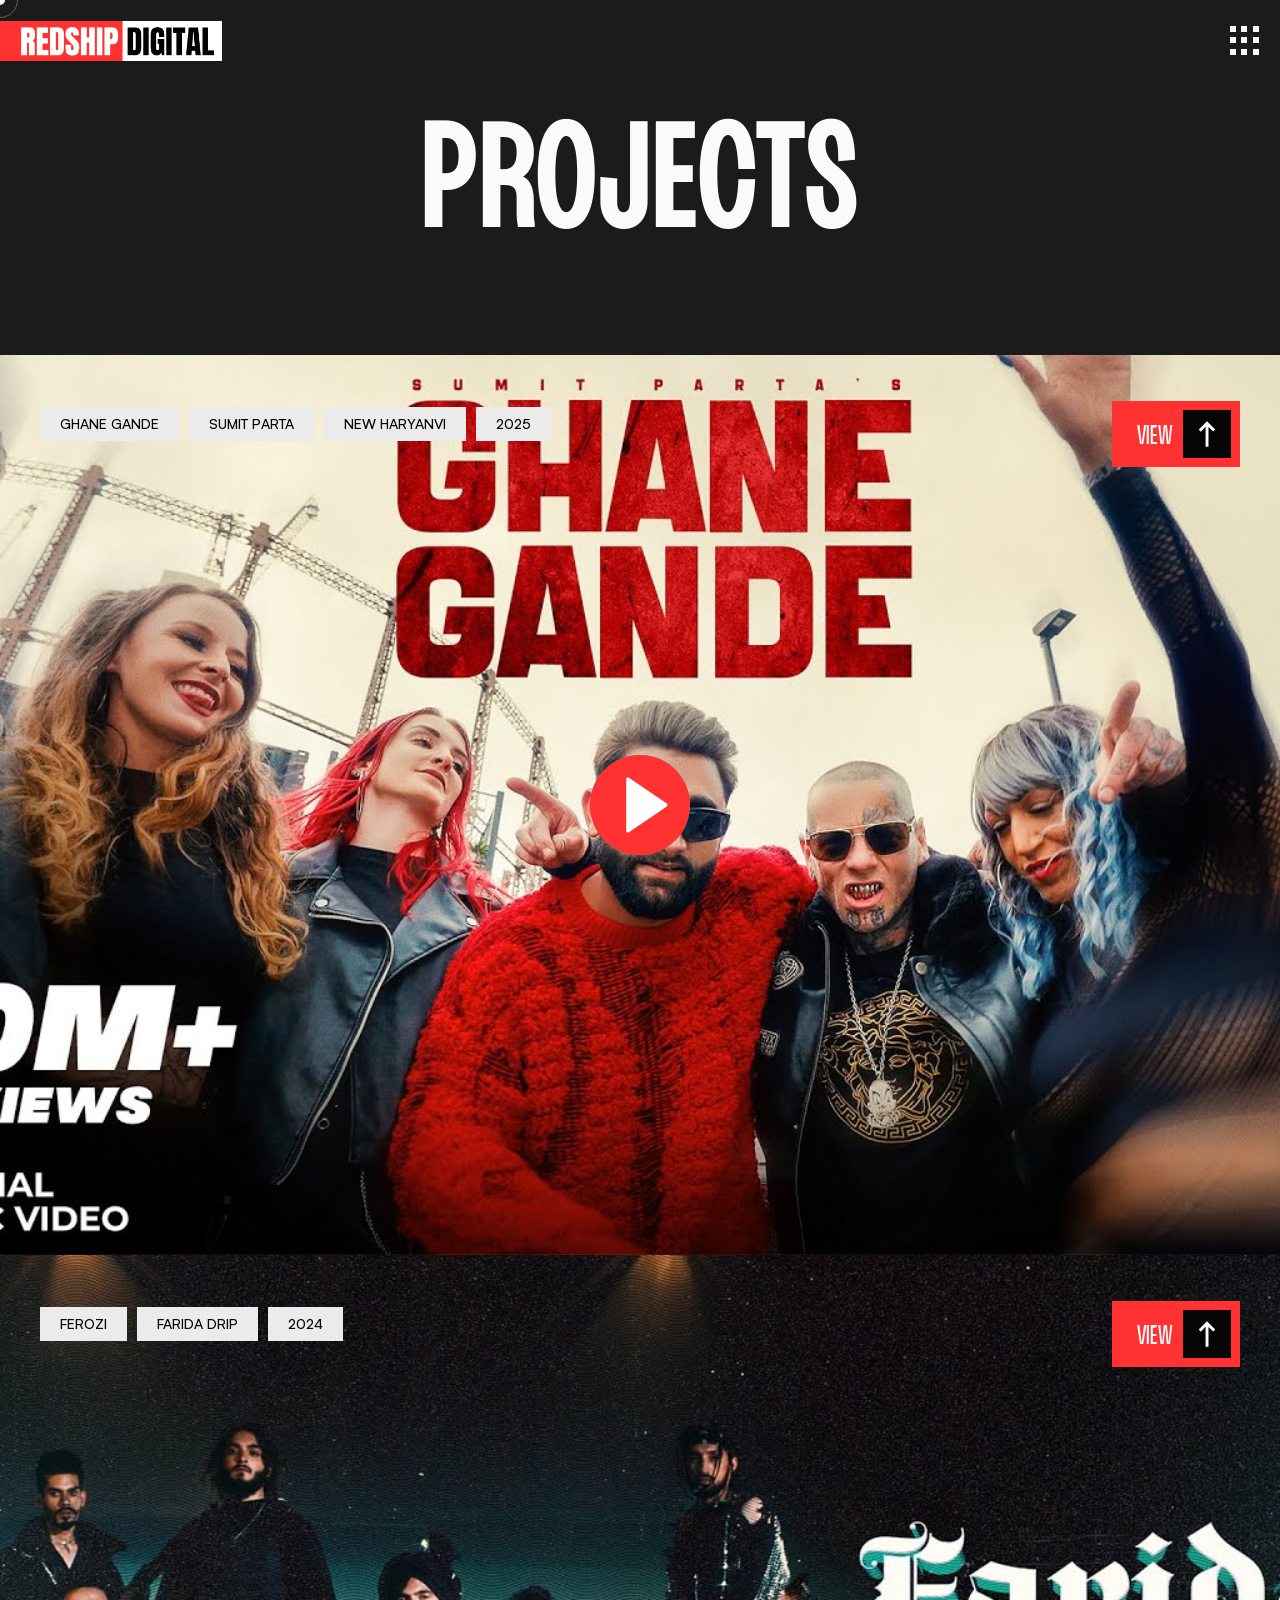
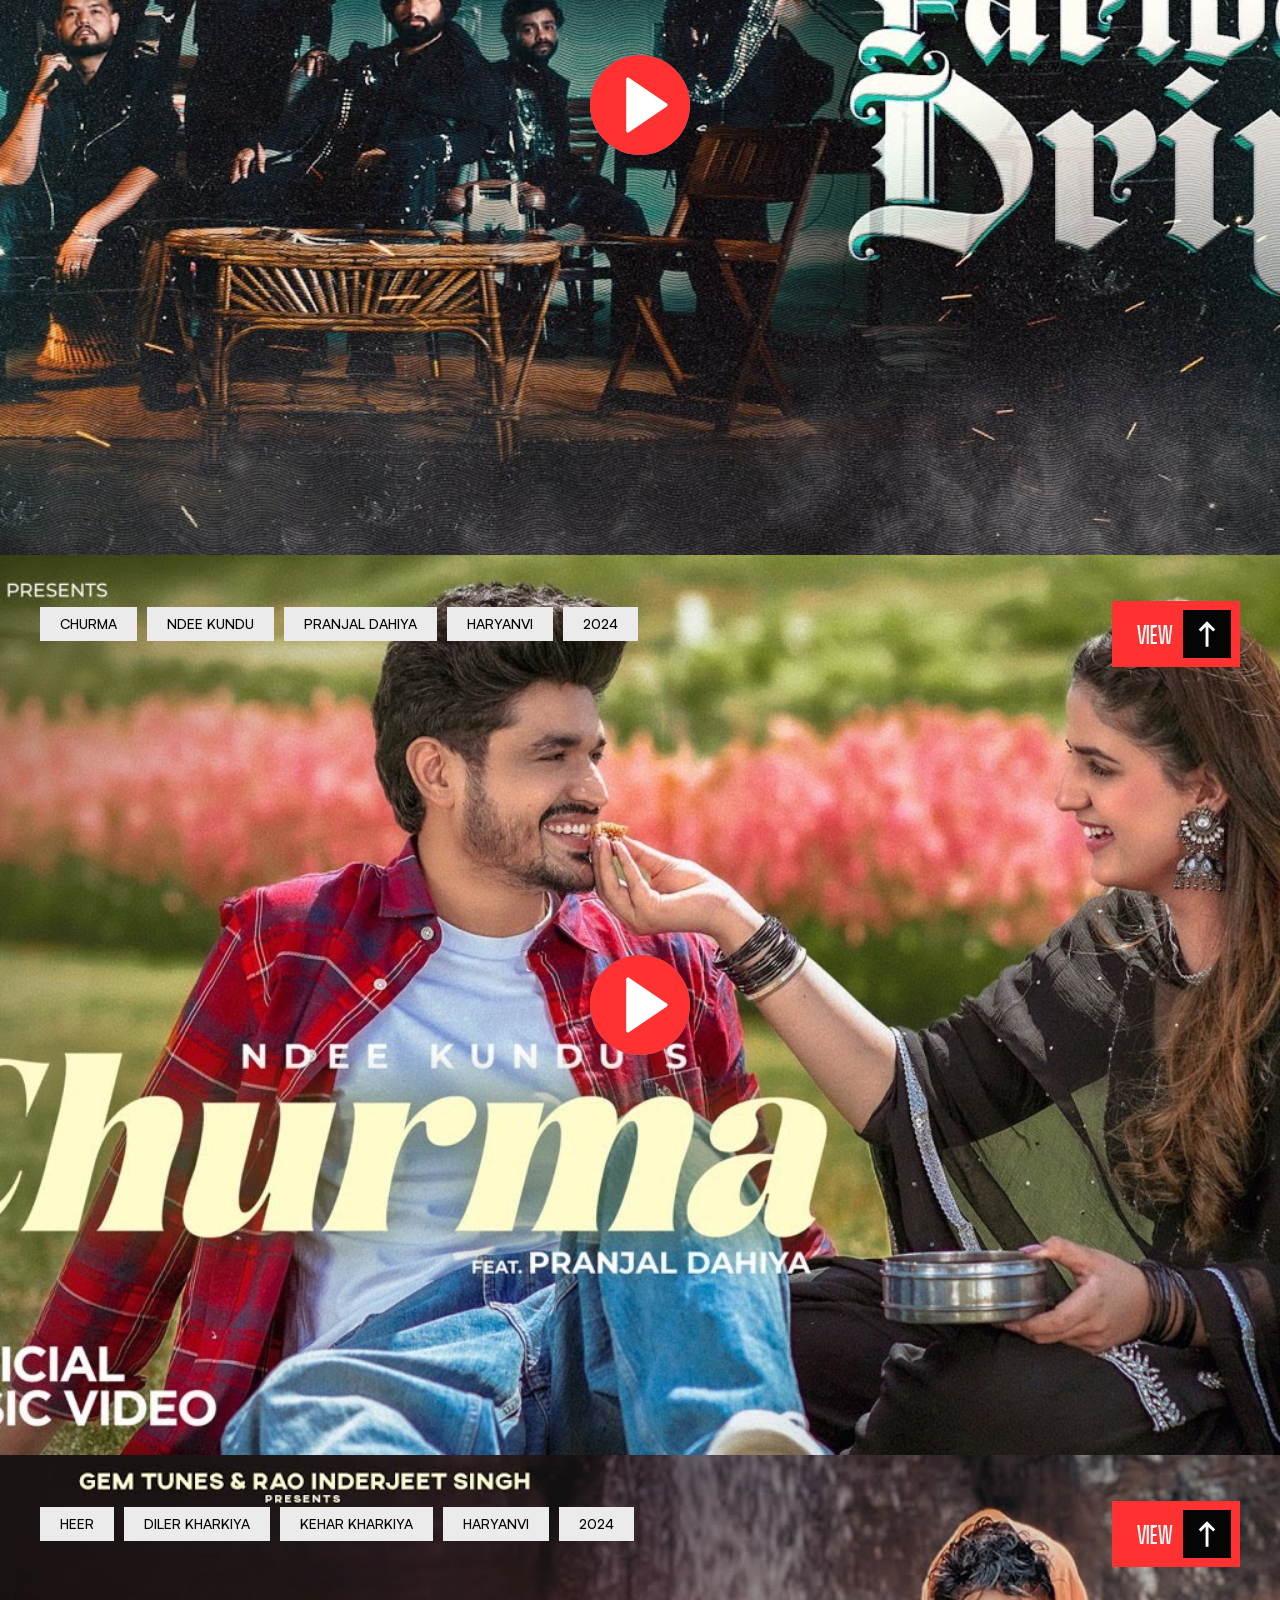
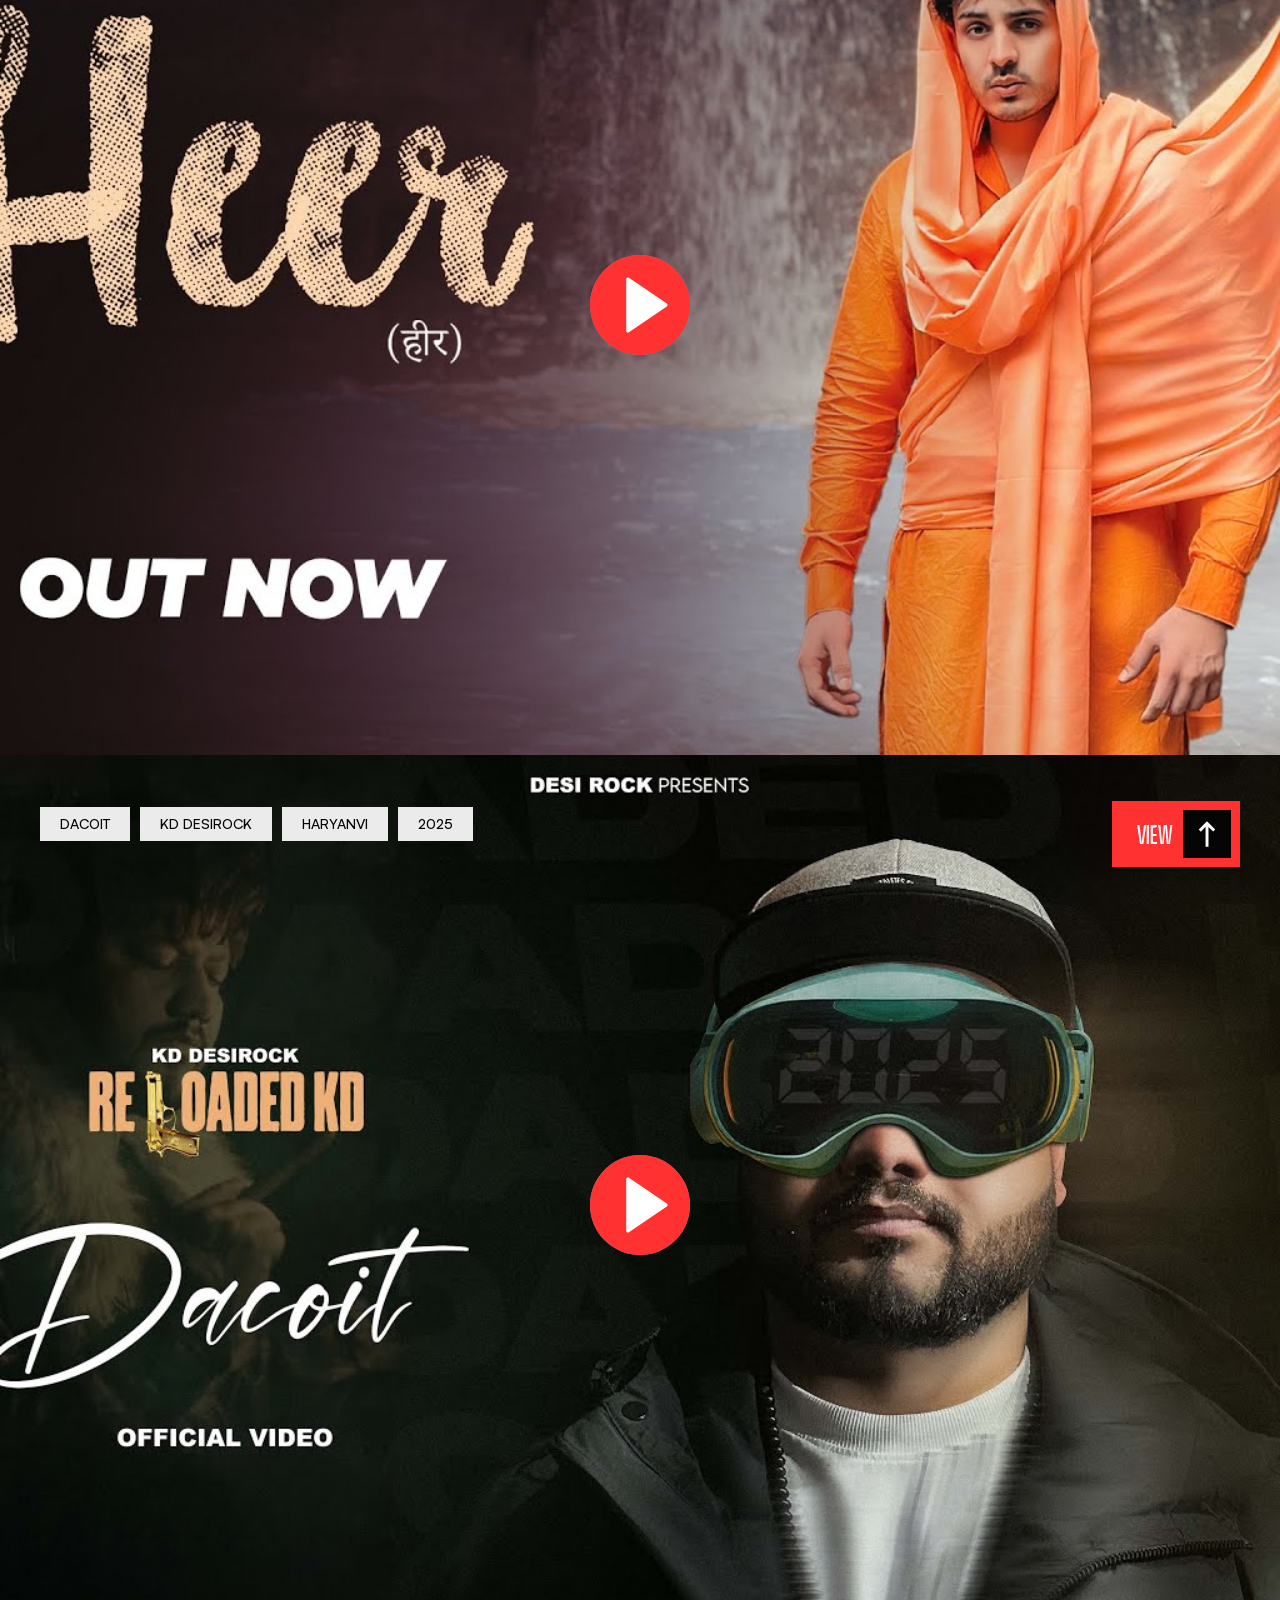
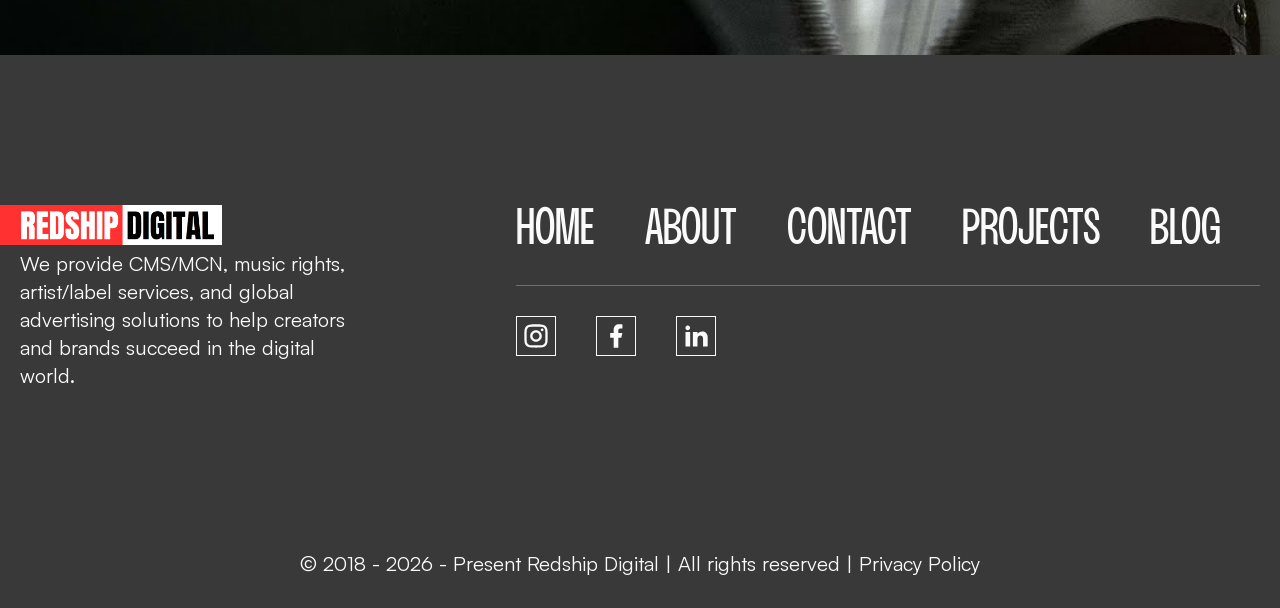
<file: projects.html>
<!doctype html>
<html lang="en" class="no-js">

<head>
    <meta charset="UTF-8" />
    <meta name="viewport" content="width=device-width, initial-scale=1.0" />
    <link rel="icon" href="./favicon.ico" type="image/x-icon">
    <link rel="icon" type="image/png" sizes="32x32" href="./favicon-32x32.png">
    <link rel="icon" type="image/png" sizes="16x16" href="./favicon-16x16.png">
    <link rel="apple-touch-icon" sizes="180x180" href="./apple-touch-icon.png">
    <meta name="robots" content="index, follow">

    <title>Projects | Redship Digital</title>
    <meta name="keywords"
    content="Redship Digital projects, case studies, digital campaigns, MCN success stories, creator growth examples, music rights projects, advertising portfolio, brand collaborations, digital marketing case studies">
<meta name="description"
    content="Explore Redship Digital’s projects showcasing successful collaborations in CMS/MCN management, music rights, creator growth, and high-performance global advertising campaigns.">
<meta property="og:title" content="Projects">
<meta property="og:description" content="Explore Redship Digital’s projects showcasing successful collaborations in CMS/MCN management, music rights, creator growth, and high-performance global advertising campaigns.">
<meta property="og:image" content="https://redshipdigital.com/images/logo.png">
<meta property="og:url" content="https://redshipdigital.com/projects">
<meta property="og:type" content="website">

<meta name="twitter:card" content="summary_large_image">
<meta name="twitter:title" content="Projects">
<meta name="twitter:description" content="Explore Redship Digital’s projects showcasing successful collaborations in CMS/MCN management, music rights, creator growth, and high-performance global advertising campaigns.">
<meta name="twitter:image" content="https://redshipdigital.com/images/logo.png">

    <!-- Fancybox CSS -->
    <link rel="stylesheet" href="https://cdn.jsdelivr.net/npm/@fancyapps/ui@5.0/dist/fancybox/fancybox.css" />
    <!-- Theme stylesheet -->
    <link rel="stylesheet" href="./css/style.css">

</head>

<body class="home page-template-default">

    <div id="page" class="site">

        <a style="display: none;" class="skip-link screen-reader-text" href="#content">Skip to content</a>

        <!-- ============================================================
             START: Only for page
        ============================================================ -->
        <header class="header-main-page">
            <div class="header-main">
                <div class="wrapper">
                    <div class="header-inner">
                        <div class="header-content">
                            <div class="header-left">
                                <div class="logo-sec">
                                    <a href="/"><img src="./images/logo.png" alt="logo"></a>
                                </div>
                            </div>
                            <div class="header-right">
                                <div class="menu-btn-wrapper menu__btn" id="menu__btn">
                                    <div class="menu-btn">
                                        <span class="menu-dot"></span>
                                        <span class="menu-dot"></span>
                                        <span class="menu-dot"></span>
                                        <span class="menu-dot"></span>
                                        <span class="menu-dot"></span>
                                        <span class="menu-dot"></span>
                                        <span class="menu-dot"></span>
                                        <span class="menu-dot"></span>
                                        <span class="menu-dot"></span>
                                    </div>
                                </div>
                                <nav class="site-menu" id="site-menu">
                                    <div class="nav-menu-overlay"></div>
                                    <div class="nav-menu-side">
                                        <div class="nav-menu-inner" id="nav-menu-inner-sec">
                                            <ul class="nav-menu">
                                                <li class="nav-link-block">
                                                    <a href="/"><span class="nav-link">Home <span
                                                                class="link-count">01</span></span></a>
                                                </li>
                                                <li class="nav-link-block">
                                                    <a href="/about"><span class="nav-link">About <span
                                                                class="link-count">02</span></span></a>
                                                </li>
                                                <li class="nav-link-block">
                                                    <a href="/projects"><span class="nav-link">Projects <span
                                                                class="link-count">03</span></span></a>
                                                </li>
                                                <li class="nav-link-block">
                                                    <a href="/contact"><span class="nav-link">Contact <span
                                                                class="link-count">04</span></span></a>
                                                </li>
                                                <li class="nav-link-block">
                                                    <a href="/blog"><span class="nav-link">Blog<span
                                                                class="link-count">05</span></span></a>
                                                </li>
                                            </ul>
                                            <div class="nav-social-media-sec">
                                                <div class="nav-social-media">
                                                    <a href="https://www.instagram.com/redshipdigital" target="_blank">
                                                        <div class="nav-social-link">INSTAGRAM</div>
                                                    </a>
                                                    <a href="https://www.facebook.com/redshipdigital" target="_blank">
                                                        <div class="nav-social-link">FACEBOOK</div>
                                                    </a>
                                                    <a href="http://linkedin.com/company/redshipdigital"
                                                        target="_blank">
                                                        <div class="nav-social-link">LINKEDIN</div>
                                                    </a>
                                                </div>
                                            </div>
                                        </div>
                                    </div>
                                </nav>
                            </div>
                        </div>
                    </div>
                </div>
            </div>
        </header>
        <!-- ============================================================
             END:
        ============================================================ -->


        <div id="content" class="site-content">
            <div id="primary" class="content-area">
                <main id="main" class="site-main">

<div class="header-banner">
	<div class="wrapper">
		<div class="header-inner">
			<div class="header-title">
				<h2>
					Projects
				</h2>
			</div>
		</div>
	</div>
</div>

<div class="page-project">
    <div id="projects-section" class="projects-section project-sec-2">
        <div id="projects-sec">
            <div class="panel">
                <div class="project-inner">
                    <a data-fancybox data-caption="Ghane Gande - Sumit Parta"
                        href="https://www.youtube.com/watch?v=Llav5_-5idA">
                        <img src="./images/gande-gande.jpg?asd" alt="project" class="desktop-view-thumb">
                        <img src="./images/gande-gunde-mobile.webp" alt="project" class="mobile-view-thumb">
                    </a>
                    <div class="play-icon pulse-button">
                        <a data-fancybox data-caption="Ghane Gande - Sumit Parta"
                            href="https://www.youtube.com/watch?v=Llav5_-5idA"><img src="./images/play-icon.svg"
                                alt="Play"></a>
                    </div>
                    <div class="project-actions">
                        <div class="project-action-left">
                            <div class="project-tags">
                                <div class="project-tag">Ghane Gande</div>
                                <div class="project-tag">Sumit Parta</div>
                                <div class="project-tag">New Haryanvi</div>
                                <div class="project-tag">2025</div>
                            </div>
                        </div>
                        <div class="project-action-right">
                            <a data-fancybox data-caption="Ghane Gande - Sumit Parta"
                                href="https://www.youtube.com/watch?v=Llav5_-5idA" class="site-btn">
                                <span class="btn-text">View</span>
                                <span class="add-arrow"></span>
                            </a>
                        </div>
                    </div>
                </div>
            </div>
            <div class="panel">
                <div class="project-inner">
                    <a data-fancybox data-caption="FEROZI" href="https://www.youtube.com/watch?v=WMIkiRPcxhg">
                        <img src="./images/FEROZI.jpg" alt="project" class="desktop-view-thumb">
                        <img src="./images/ferozi-mobile.jpg" alt="project" class="mobile-view-thumb">
                    </a>
                    <div class="play-icon pulse-button">
                        <a data-fancybox data-caption="FEROZI" href="https://www.youtube.com/watch?v=WMIkiRPcxhg"><img
                                src="./images/play-icon.svg" alt="Play"></a>
                    </div>
                    <div class="project-actions">
                        <div class="project-action-left">
                            <div class="project-tags">
                                <div class="project-tag">FEROZI</div>
                                <div class="project-tag">Farida Drip</div>
                                <div class="project-tag">2024</div>
                            </div>
                        </div>
                        <div class="project-action-right">
                            <a data-fancybox data-caption="FEROZI" href="https://www.youtube.com/watch?v=WMIkiRPcxhg"
                                class="site-btn">
                                <span class="btn-text">View</span>
                                <span class="add-arrow"></span>
                            </a>
                        </div>
                    </div>
                </div>
            </div>
            <div class="panel">
                <div class="project-inner">
                    <a data-fancybox data-caption="Churma" href="https://www.youtube.com/watch?v=hmtQ-7mYv3k">
                        <img src="./images/churma.jpg" alt="project" class="desktop-view-thumb">
                        <img src="./images/churma-mobile.jpg" alt="project" class="mobile-view-thumb">
                    </a>
                    <div class="play-icon pulse-button">
                        <a data-fancybox data-caption="Churma" href="https://www.youtube.com/watch?v=hmtQ-7mYv3k"><img
                                src="./images/play-icon.svg" alt="Play"></a>
                    </div>
                    <div class="project-actions">
                        <div class="project-action-left">
                            <div class="project-tags">
                                <div class="project-tag">Churma</div>
                                <div class="project-tag">Ndee Kundu</div>
                                <div class="project-tag">Pranjal Dahiya</div>
                                <div class="project-tag">Haryanvi</div>
                                <div class="project-tag">2024</div>
                            </div>
                        </div>
                        <div class="project-action-right">
                            <a data-fancybox data-caption="Churma" href="https://www.youtube.com/watch?v=hmtQ-7mYv3k"
                                class="site-btn">
                                <span class="btn-text">View</span>
                                <span class="add-arrow"></span>
                            </a>
                        </div>
                    </div>
                </div>
            </div>
            <div class="panel">
                <div class="project-inner">
                    <a data-fancybox data-caption="Heer" href="https://www.youtube.com/watch?v=J5h0FqCRrFI">
                        <img src="./images/heer.jpg" alt="project" class="desktop-view-thumb">
                        <img src="./images/heer-mobile.jpg" alt="project" class="mobile-view-thumb">
                    </a>
                    <div class="play-icon pulse-button">
                        <a data-fancybox data-caption="Heer" href="https://www.youtube.com/watch?v=J5h0FqCRrFI"><img
                                src="./images/play-icon.svg" alt="Play"></a>
                    </div>
                    <div class="project-actions">
                        <div class="project-action-left">
                            <div class="project-tags">
                                <div class="project-tag">Heer</div>
                                <div class="project-tag">Diler Kharkiya</div>
                                <div class="project-tag">Kehar Kharkiya</div>
                                <div class="project-tag">Haryanvi</div>
                                <div class="project-tag">2024</div>
                            </div>
                        </div>
                        <div class="project-action-right">
                            <a data-fancybox data-caption="Heer" href="https://www.youtube.com/watch?v=J5h0FqCRrFI"
                                class="site-btn">
                                <span class="btn-text">View</span>
                                <span class="add-arrow"></span>
                            </a>
                        </div>
                    </div>
                </div>
            </div>
            <div class="panel">
                <div class="project-inner">
                    <a data-fancybox data-caption="Dacoit"
                        href="https://www.youtube.com/watch?v=hcsyI8z4zos&ab_channel=DesiRock">
                        <img src="./images/dacoit.jpg" alt="project" class="desktop-view-thumb">
                        <img src="./images/dacoit.jpg" alt="project" class="mobile-view-thumb">
                    </a>
                    <div class="play-icon pulse-button">
                        <a data-fancybox data-caption="Dacoit"
                            href="https://www.youtube.com/watch?v=hcsyI8z4zos&ab_channel=DesiRock"><img
                                src="./images/play-icon.svg" alt="Play"></a>
                    </div>
                    <div class="project-actions">
                        <div class="project-action-left">
                            <div class="project-tags">
                                <div class="project-tag">Dacoit</div>
                                <div class="project-tag">KD DESIROCK</div>
                                <div class="project-tag">Haryanvi</div>
                                <div class="project-tag">2025</div>
                            </div>
                        </div>
                        <div class="project-action-right">
                            <a data-fancybox data-caption="Dacoit"
                                href="https://www.youtube.com/watch?v=hcsyI8z4zos&ab_channel=DesiRock" class="site-btn">
                                <span class="btn-text">View</span>
                                <span class="add-arrow"></span>
                            </a>
                        </div>
                    </div>
                </div>
            </div>
        </div>
    </div>
</div>



                </main><!-- #main -->
            </div><!-- #primary -->
        </div><!-- #content -->

    </div><!-- #page -->


    <!-- ============================================================
         footer
    ============================================================ -->
    <footer>
        <div class="footer-sec">
            <div class="wrapper">
                <div class="footer-inner">

                    <div class="footer-left">
                        <div class="footer-title logo-sec">
                            <a href="/"><img src="./images/logo.png" alt="logo"></a>
                        </div>
                        <div class="footer-subtitle">
                            <p>We provide CMS/MCN, music rights, artist/label services, and global advertising solutions to
                                help creators and brands succeed in the digital world.</p>
                        </div>
                    </div>

                    <div class="footer-right">
                        <div class="footer-content footer-menu-content">
                            <ul class="footer-menu">
                                <li class="footer-menu-item"><a href="/">Home</a></li>
                                <li class="footer-menu-item"><a href="/about">About</a></li>
                                <li class="footer-menu-item"><a href="/contact">Contact</a></li>
                                <li class="footer-menu-item"><a href="/projects">Projects</a></li>
                                <li class="footer-menu-item"><a href="/blog">Blog</a></li>
                            </ul>
                        </div>

                        <div class="footer-content footer-social-content">
                            <ul>
                                <li>
                                    <a href="https://www.instagram.com/redshipdigital" target="_blank">
                                        <div class="social-icon-wrap">
                                            <div class="social-icon">
                                                <svg xmlns="http://www.w3.org/2000/svg" viewBox="0 0 24 24" fill="currentColor">
                                                    <path d="M12.001 9C10.3436 9 9.00098 10.3431 9.00098 12C9.00098 13.6573 10.3441 15 12.001 15C13.6583 15 15.001 13.6569 15.001 12C15.001 10.3427 13.6579 9 12.001 9ZM12.001 7C14.7614 7 17.001 9.2371 17.001 12C17.001 14.7605 14.7639 17 12.001 17C9.24051 17 7.00098 14.7629 7.00098 12C7.00098 9.23953 9.23808 7 12.001 7ZM18.501 6.74915C18.501 7.43926 17.9402 7.99917 17.251 7.99917C16.5609 7.99917 16.001 7.4384 16.001 6.74915C16.001 6.0599 16.5617 5.5 17.251 5.5C17.9393 5.49913 18.501 6.0599 18.501 6.74915ZM12.001 4C9.5265 4 9.12318 4.00655 7.97227 4.0578C7.18815 4.09461 6.66253 4.20007 6.17416 4.38967C5.74016 4.55799 5.42709 4.75898 5.09352 5.09255C4.75867 5.4274 4.55804 5.73963 4.3904 6.17383C4.20036 6.66332 4.09493 7.18811 4.05878 7.97115C4.00703 9.0752 4.00098 9.46105 4.00098 12C4.00098 14.4745 4.00753 14.8778 4.05877 16.0286C4.0956 16.8124 4.2012 17.3388 4.39034 17.826C4.5591 18.2606 4.7605 18.5744 5.09246 18.9064C5.42863 19.2421 5.74179 19.4434 6.17187 19.6094C6.66619 19.8005 7.19148 19.9061 7.97212 19.9422C9.07618 19.9939 9.46203 20 12.001 20C14.4755 20 14.8788 19.9934 16.0296 19.9422C16.8117 19.9055 17.3385 19.7996 17.827 19.6106C18.2604 19.4423 18.5752 19.2402 18.9074 18.9085C19.2436 18.5718 19.4445 18.2594 19.6107 17.8283C19.8013 17.3358 19.9071 16.8098 19.9432 16.0289C19.9949 14.9248 20.001 14.5389 20.001 12C20.001 9.52552 19.9944 9.12221 19.9432 7.97137C19.9064 7.18906 19.8005 6.66149 19.6113 6.17318C19.4434 5.74038 19.2417 5.42635 18.9084 5.09255C18.573 4.75715 18.2616 4.55693 17.8271 4.38942C17.338 4.19954 16.8124 4.09396 16.0298 4.05781C14.9258 4.00605 14.5399 4 12.001 4ZM12.001 2C14.7176 2 15.0568 2.01 16.1235 2.06C17.1876 2.10917 17.9135 2.2775 18.551 2.525C19.2101 2.77917 19.7668 3.1225 20.3226 3.67833C20.8776 4.23417 21.221 4.7925 21.476 5.45C21.7226 6.08667 21.891 6.81333 21.941 7.8775C21.9885 8.94417 22.001 9.28333 22.001 12C22.001 14.7167 21.991 15.0558 21.941 16.1225C21.8918 17.1867 21.7226 17.9125 21.476 18.55C21.2218 19.2092 20.8776 19.7658 20.3226 20.3217C19.7668 20.8767 19.2076 21.22 18.551 21.475C17.9135 21.7217 17.1876 21.89 16.1235 21.94C15.0568 21.9875 14.7176 22 12.001 22C9.28431 22 8.94514 21.99 7.87848 21.94C6.81431 21.8908 6.08931 21.7217 5.45098 21.475C4.79264 21.2208 4.23514 20.8767 3.67931 20.3217C3.12348 19.7658 2.78098 19.2067 2.52598 18.55C2.27848 17.9125 2.11098 17.1867 2.06098 16.1225C2.01348 15.0558 2.00098 14.7167 2.00098 12C2.00098 9.28333 2.01098 8.94417 2.06098 7.8775C2.11014 6.8125 2.27848 6.0875 2.52598 5.45C2.78014 4.79167 3.12348 4.23417 3.67931 3.67833C4.23514 3.1225 4.79348 2.78 5.45098 2.525C6.08848 2.2775 6.81348 2.11 7.87848 2.06C8.94514 2.0125 9.28431 2 12.001 2Z"></path>
                                                </svg>
                                            </div>
                                        </div>
                                    </a>
                                </li>
                                <li>
                                    <a href="https://www.facebook.com/redshipdigital" target="_blank">
                                        <div class="social-icon-wrap">
                                            <div class="social-icon">
                                                <svg xmlns="http://www.w3.org/2000/svg" viewBox="0 0 24 24" fill="currentColor">
                                                    <path d="M14 13.5H16.5L17.5 9.5H14V7.5C14 6.47062 14 5.5 16 5.5H17.5V2.1401C17.1743 2.09685 15.943 2 14.6429 2C11.9284 2 10 3.65686 10 6.69971V9.5H7V13.5H10V22H14V13.5Z"></path>
                                                </svg>
                                            </div>
                                        </div>
                                    </a>
                                </li>
                                <li>
                                    <a href="http://linkedin.com/company/redshipdigital" target="_blank">
                                        <div class="social-icon-wrap">
                                            <div class="social-icon">
                                                <svg xmlns="http://www.w3.org/2000/svg" viewBox="0 0 24 24" fill="currentColor">
                                                    <path d="M6.94048 4.99993C6.94011 5.81424 6.44608 6.54702 5.69134 6.85273C4.9366 7.15845 4.07187 6.97605 3.5049 6.39155C2.93793 5.80704 2.78195 4.93715 3.1105 4.19207C3.43906 3.44699 4.18654 2.9755 5.00048 2.99993C6.08155 3.03238 6.94097 3.91837 6.94048 4.99993ZM7.00048 8.47993H3.00048V20.9999H7.00048V8.47993ZM13.3205 8.47993H9.34048V20.9999H13.2805V14.4299C13.2805 10.7699 18.0505 10.4299 18.0505 14.4299V20.9999H22.0005V13.0699C22.0005 6.89993 14.9405 7.12993 13.2805 10.1599L13.3205 8.47993Z"></path>
                                                </svg>
                                            </div>
                                        </div>
                                    </a>
                                </li>
                            </ul>
                        </div>
                    </div>

                </div>
            </div>
        </div>

        <div class="footer-copyright-sec">
            <div class="wrapper">
                <div>
                    <div class="footer-copyright">
                        <p>© 2018 - 2026 - Present Redship Digital | All rights reserved | <a href="/privacy-policy">Privacy Policy</a></p>
                    </div>
                </div>
            </div>
        </div>
    </footer>


    <div class="cursor" id="cursor"></div>
<div class="cursor-ring" id="cursorRing"></div>


    <!-- ============================================================
         End footer
    ============================================================ -->

    <script src="https://cdnjs.cloudflare.com/ajax/libs/jquery/3.6.1/jquery.min.js"></script>
    <script src="./js/tilt.jquery.min.js"></script>
    <script src="./js/TweenMax.min.js"></script>
    <script src="./js/ScrollMagic.min.js"></script>
    <script src="./js/debug.addIndicators.min.js"></script>
    <script src="./js/animation.gsap.js"></script>
    <script src="./js/fancybox.umd.js"></script>
    <script src="./js/lax.js"></script>
    

    
    <script>
        // Cursor
        const cursor = document.getElementById('cursor');
        const ring = document.getElementById('cursorRing');
        let mx = 0, my = 0, rx = 0, ry = 0;
        document.addEventListener('mousemove', e => { mx = e.clientX; my = e.clientY; });
        function animateCursor() {
            cursor.style.left = mx + 'px'; cursor.style.top = my + 'px';
            rx += (mx - rx) * 0.12; ry += (my - ry) * 0.12;
            ring.style.left = rx + 'px'; ring.style.top = ry + 'px';
            requestAnimationFrame(animateCursor);
        }
        animateCursor();
    </script>
    
    <!-- Accordion -->
    <script>
        const items = document.querySelectorAll('.accordion button');

        function toggleAccordion() {
            const itemToggle = this.getAttribute('aria-expanded');
            for (let i = 0; i < items.length; i++) {
                items[i].setAttribute('aria-expanded', 'false');
            }
            if (itemToggle === 'false') {
                this.setAttribute('aria-expanded', 'true');
            }
        }

        items.forEach((item) => item.addEventListener('click', toggleAccordion));

        Fancybox.bind("[data-fancybox]", {});
    </script>

    <!-- Nav menu toggle + Banner tilt -->
    <script>
        var clicked = false;
        $('.menu__btn').on('click', function () {
            if (!clicked) {
                clicked = true;
                $(this).toggleClass('active');
                $('#nav-menu-inner-sec').toggleClass('active');
                if ($('#site-menu').hasClass('active')) {
                    $('.nav-menu-overlay').removeClass('active');
                    setTimeout(function () {
                        $('#nav-menu-inner-sec').removeClass('text-animation');
                        $('#site-menu').removeClass('active');
                        clicked = false;
                    }, 2000);
                } else {
                    $('#site-menu').addClass('active');
                    setTimeout(function () {
                        $('.nav-menu-overlay').addClass('active');
                        $('#nav-menu-inner-sec').addClass('text-animation');
                        clicked = false;
                    }, 2000);
                }
            }
        });

        $('.banner-title').tilt({
            glare: true,
            maxGlare: .5,
        });
    </script>


</body>
</html>
</file>
<file: css/style.css>
:root {
    --primary: #ff3131;
    --white: #fafafa;
    --black: #050505;
    --black2: #1b1b1b;
    --black3: #393939;
    --grey: #777;
    --light-grey: #ebebeb;
}

@font-face {
    font-family: 'Satoshi';
    src: url('../fonts/Satoshi-Variable.woff2') format('woff2'),
        url('../fonts/Satoshi-Variable.woff') format('woff'),
        url('../fonts/Satoshi-Variable.ttf') format('truetype');
    font-weight: 300 900;
    font-display: swap;
    font-style: normal;
}

@font-face {
    font-family: 'Bueno';
    src: url('../fonts/Bueno-Regular.woff2') format('woff2'),
        url('../fonts/Bueno-Regular.woff') format('woff');
    font-weight: 400;
    font-display: swap;
    font-style: normal;
}

@font-face {
    font-family: 'Anton';
    src: url('../fonts/Anton-Regular.woff2') format('woff2'),
        url('../fonts/Anton-Regular.woff') format('woff');
    font-weight: 400;
    font-display: swap;
    font-style: normal;
}


* {
    margin: 0;
    padding: 0;
    box-sizing: border-box;
    -moz-box-sizing: border-box;
    -webkit-box-sizing: border-box;
    word-wrap: break-word;
}

html {
    font-size: 62.5%;
    scroll-behavior: smooth;
}

body {
    font-family: "Satoshi", sans-serif;
    font-size: 16px;
    font-weight: 400;
}

img {
    vertical-align: middle;
    max-width: 100%;
}

a img {
    border: none;
}

a {
    text-decoration: none;
}

ul {
    list-style: none;
}

p {
    font-size: 2rem;
    margin-bottom: 10px;
    line-height: 1.4;
    color: var(--white);
}

:focus {
    outline: none;
}

.afclr:after {
    clear: both;
    float: none;
    display: block;
    content: ""
}

.wrapper {
    margin-left: auto;
    margin-right: auto;
    max-width: 1400px;
    padding: 0 20px;
    width: 100%;
}

.root {
    background-color: var(--black2);
}

.header-main-page{
    background-color: var(--black2);
    min-height: 100vh;
    overflow: hidden;
}

.header-main-page~#content{
    margin-top: calc(-100vh + 82px);
}

section,
.projects-section {
    background-color: var(--black2);
}

/* header css start */
.hero-section-wrapper {
    -webkit-perspective: 1000;
    perspective: 1000;
    background-color: var(--black);
    position: sticky;
    top: 0;
}

.hero-section {
    height: 100vh;
    overflow: hidden;
    position: relative;
    z-index: 1;
    background-color: var(--black2);
    transform-origin: top;
}

main {
    position: relative;
    z-index: 2;
    background: var(--black2);
    min-height: 100%;
}

.header-main {
    padding: 20px 0;
    position: relative;
}

.header-content {
    display: flex;
    justify-content: space-between;
    align-items: center;
}

.menu-btn {
    display: grid;
    grid-template-columns: repeat(3, 1fr);
    grid-template-rows: repeat(3, 1fr);
    grid-column-gap: 4px;
    grid-row-gap: 4px;
    height: 30px;
    width: 30px;
    cursor: pointer;
    transition: 2s all ease-in-out;
    transform: rotate(0deg);
}

.menu-dot {
    width: 6px;
    height: 6px;
    border-radius: 0;
    background: var(--white);
    overflow: hidden;
    opacity: 1;
    transition: 1.3s all ease;
}

#menu__btn.active .menu-btn {
    transform: rotate(360deg);
}

#menu__btn.active .menu-dot:not(#menu__btn.active .menu-btn .menu-dot:nth-child(4), #menu__btn.active .menu-btn .menu-dot:nth-child(5), #menu__btn.active .menu-btn .menu-dot:nth-child(6)) {
    opacity: 0;
}

.site-menu.active {
    opacity: 1;
    visibility: visible;
}

.logo-sec {
    width: 210px;
    position: relative;
    left: -8px;
}

.logo-sec img {
    width: 100%;
}

.logo-sec::after {
    content: '';
    background: var(--primary);
    position: absolute;
    top: 0;
    bottom: 0;
    right: 100%;
    height: 100%;
    width: 316rem;
    z-index: 0;
}


.site-menu {
    background-color: #0000;
    width: 100%;
    height: 100vh;
    position: absolute;
    z-index: 99;
    top: 0;
    left: 0;
    right: 0;
    bottom: 0;
    opacity: 0;
    visibility: hidden;
}

.menu-btn-wrapper {
    padding: 6px 0 6px 20px;
    position: relative;
    z-index: 100;
}

.nav-menu-overlay {
    background-color: #0a0a0aa6;
    width: 50%;
    height: 100%;
    opacity: 0;
    transition: .3s all ease;
    float: left;
}

.nav-menu-overlay.active {
    opacity: 1;
}

.nav-menu-side {
    width: 50%;
    height: 100%;
    float: right;
}

.nav-menu-inner {
    width: 100%;
    height: 100%;
    padding-top: 6rem;
    padding-left: 7rem;
    background-color: var(--black3);
    position: relative;
    padding-bottom: 6rem;
    transform-origin: top right;
    transform: rotate(-90deg);
    transition: 2s all ease-in-out;
}

.nav-menu-inner.active {
    transform: rotate(0deg);
}

.nav-link {
    display: inline-block;
    font-family: 'Bueno';
    font-size: 9rem;
    text-transform: uppercase;
    letter-spacing: 2px;
    line-height: 1;
    color: var(--white);
    font-weight: 400;
    position: relative;
    transition: 1s all ease;
    transform: translateY(100px);
    z-index: 1;
}

.nav-link-block {
    margin-bottom: 20px;
    overflow: hidden;
    position: relative;
}

.nav-link-block a {
    display: block;
}

.nav-link-block::after {
    content: '';
    position: absolute;
    top: 0;
    bottom: 0;
    left: -600px;
    height: 100%;
    width: 500px;
    background-color: var(--primary);
    transition: .5s all ease;
}

.nav-link-block:hover::after {
    left: -400px;
}

.nav-menu-inner.text-animation .nav-link {
    transform: translateY(0);
}

.link-count {
    position: absolute;
    top: 5px;
    right: -35px;
    font-size: 2rem;
    font-family: "Satoshi";
    color: var(--grey);
}

.nav-social-media {
    display: flex;
    align-content: center;
    gap: 20px;
}

.nav-social-link {
    color: var(--white);
    border-bottom: 1px dotted var(--grey);
    font-weight: 500;
}

.nav-social-media-sec {
    position: absolute;
    bottom: 0;
    left: 0;
    right: 0;
    padding-left: 7rem;
    padding-top: 1rem;
    padding-bottom: 2.5rem;
    background-color: var(--black3);
    z-index: 2;
}







/* header css end */

.banner-sec {
    height: calc(100vh - 80.11px);
}

.banner-sec .wrapper {
    height: 100%;
}

.banner-inner {
    height: 100%;
    padding-bottom: 47px;
    position: relative;
    display: flex;
    align-items: center;
    justify-content: center;
}

.banner-content {
    display: flex;
    width: 100%;
    height: 100%;
    position: relative;
}

.banner-title-sec {
    text-align: center;
    margin-bottom: 30px;
    width: 100%;
    height: 100%;
    display: flex;
    align-items: center;
    justify-content: center;
    flex-direction: column;
    transform: translateY(-20px);
}
.banner-title-sec p {
    width: 50%;
    margin: 0 auto;
}

.banner-title {
    font-family: 'Anton';
    text-transform: uppercase;
    font-size: 30rem;
    letter-spacing: 2px;
    line-height: 1;
    position: relative;
    cursor: default;
    color: var(--white);
    -webkit-touch-callout: none;
    /* iOS Safari */
    -webkit-user-select: none;
    /* Safari */
    -khtml-user-select: none;
    /* Konqueror HTML */
    -moz-user-select: none;
    /* Old versions of Firefox */
    -ms-user-select: none;
    /* Internet Explorer/Edge */
    user-select: none;
}

.banner-title::after {
    content: ' © ';
    position: absolute;
    right: -35px;
    top: 7px;
    font-size: 6rem;
    font-family: 'Bueno';
}

.banner-subtitle {
    position: absolute;
    bottom: 0;
    left: 0;
    right: 0;
    display: flex;
    align-items: center;
    justify-content: space-between;
    border-top: 1px solid #ebebeb;
    padding: 12px 0;
}

.bar-sec {
    padding-top: 50px;
    background: var(--primary);
    padding-bottom: 20px;
    overflow: hidden;
}

.bar-items {
    display: flex;
    align-items: center;
}

.bar-item {
    display: flex;
    align-items: center;
    flex: none;
}

.asterisk {
    width: 15rem;
    height: 15rem;
    margin-top: -2.5rem;
    margin-left: 4rem;
    margin-right: 5rem;
    filter: invert(1);
}

.bar-title h2 {
    font-family: 'Bueno';
    font-size: 16rem;
    text-transform: uppercase;
    letter-spacing: 10px;
    line-height: 1;
    color: var(--white);
}

.about-sec {
    padding: 80px 0;
}

.about-image-wrapper {
    max-width: 240px;
    width: 100%;
    margin: 0 auto 80px;
}

.about-image {
    position: relative;
    overflow: hidden;
}

.about-image img {
    width: 100%;

}

.reveal-overlay {
    position: absolute;
    right: 100%;
    bottom: 0;
    width: 200%;
    height: 400%;
    background-color: var(--black2);
    transform-origin: bottom left;
    transform: rotateZ(40deg);
}

.site-title h2 {
    text-transform: uppercase;
    font-family: "Bueno", Impact, sans-serif;
    font-size: 14rem;
    font-weight: 400;
    line-height: .9;
    color: var(--white);
}

.about-title {
    text-align: center;
    margin-bottom: 30px;
}

.about-description {
    max-width: 573px;
    margin: 0 auto;
    text-align: center;
}

.site-btn {
    display: inline-flex;
    gap: 10px;
    align-items: center;
    background: var(--primary);
    color: var(--black);
    padding: 9px 9px 9px 25px;
    font-size: 2.6rem;
    position: relative;
    z-index: 1;
    text-transform: uppercase;
    font-family: "Bueno", Impact, sans-serif;
    font-weight: 400;
    line-height: 1;
    position: relative;
    transform: translateY(0);
    overflow: hidden;
}

.site-btn>.btn-text {
    transition: .3s all ease;
    margin-top: 6px;
    color: var(--white);
}

.add-arrow {
    display: inline-block;
    width: 48px;
    height: 48px;
    background-color: var(--black);
    position: relative;
    padding: 5px;
    overflow: hidden;
}

.add-arrow::after {
    content: url('../images/arrow-right.svg');
    filter: invert();
    position: absolute;
    top: 50%;
    left: 50%;
    right: 0;
    bottom: 0;
    width: 35px;
    height: 35px;
    object-fit: cover;
    transform: translate(-50%, -50%) rotate(-90deg);
    transition: .3s all ease;
}

.about-btn-sec {
    margin-top: 50px;
    text-align: center;
}

.project-title {
    text-align: center;
}

.project-title h2 {
    font-size: 18rem;
}

.projects-sec {
    padding: 120px 0;
}

.projects {
    position: relative;
    display: grid;
    grid-template-columns: repeat(4, 1fr);
    grid-template-rows: repeat(1, 1fr);
    grid-column-gap: 4px;
    grid-row-gap: 4px;
}

.project {
    position: relative;
}

.project img {
    width: 100%;
    height: 100%;
    object-fit: cover;
}

.project-inner {
    position: relative;
    height: 100%;
    /* border: 2px solid #0a0a0aa6; */
}

.project-actions {
    position: absolute;
    top: 25px;
    left: 0;
    right: 0;
    padding: 0 40px;
}

.project-tags {
    display: flex;
    align-items: center;
    gap: 10px;
    flex-wrap: wrap;
    padding-right: 10px;
}

.project-tag {
    background-color: #ebebeb;
    color: var(--black);
    text-transform: uppercase;
    padding: 10px 20px;
    font-size: 14px;
    font-weight: 500;
    line-height: 1;
}

.project-actions {
    display: flex;
    align-items: center;
    justify-content: space-between;
}

.service-sec {
    padding-top: 120px;
}

.service-inner {
    display: flex;
}

.service-left {
    width: 50%;
    padding-right: 100px;
}

.service-right {
    width: 50%;
}

.service-title h2 {
    font-size: 11rem;
}

.service-title {
    position: sticky;
    top: 80px;
}


.accordion .accordion-item {
    border-bottom: 1px solid #e5e5e5;
}

.accordion .accordion-item button[aria-expanded='true'] {
    border-bottom: 1px solid var(--primary);
}

.accordion button {
    position: relative;
    display: block;
    text-align: left;
    width: 100%;
    padding: 30px 0 20px 0;
    color: var(--white);
    font-size: 1.15rem;
    font-weight: 400;
    border: none;
    background: none;
    outline: none;
}

.accordion button:hover,
.accordion button:focus {
    cursor: pointer;
    color: var(--primary);
}

.accordion button:hover::after,
.accordion button:focus::after {
    cursor: pointer;
    color: var(--primary);
    border: 1px solid var(--primary);
}

.accordion button .accordion-title {
    text-transform: uppercase;
    font-family: "Bueno", Impact, sans-serif;
    font-size: 5rem;
    font-weight: 400;
    line-height: .9;
    transition: .3s all ease;
}

.accordion button .icon {
    display: inline-block;
    position: absolute;
    top: 28px;
    right: 0;
    width: 40px;
    height: 40px;
    border: 1px solid;
    border-radius: 22px;
}

.accordion button .icon::before {
    display: block;
    position: absolute;
    content: '';
    top: 17px;
    left: 5px;
    width: 28px;
    height: 2px;
    background: currentColor;
}

.accordion button .icon::after {
    display: block;
    position: absolute;
    content: '';
    top: 7px;
    left: 18px;
    width: 2px;
    height: 25px;
    background: currentColor;
}

.accordion button[aria-expanded='true'] {
    color: var(--primary);
}

.accordion button[aria-expanded='true'] .icon::after {
    width: 0;
}

.accordion button[aria-expanded='true']+.accordion-content {
    opacity: 1;
    max-height: 12em;
    transition: all 200ms linear;
    will-change: opacity, max-height;
}

.accordion .accordion-content {
    opacity: 0;
    max-height: 0;
    overflow: hidden;
    transition: opacity 200ms linear, max-height 200ms linear;
    will-change: opacity, max-height;
    display: flex;
    gap: 20px;
}

.accordion .accordion-content p b {
    font-family: "Bueno", Impact, sans-serif;
    letter-spacing: 2px;
}

.accordion-content-text,
.accordion-content-img {
    margin-top: 20px;
    margin-bottom: 20px;
}

.accordion-content-text {
    width: 55%;
}

.contact-content {
    max-width: 800px;
    margin: 0 auto;
    text-align: center;
    transition: 1s all ease;
}

.contact-title h2 {
    font-size: 11rem;
}

.contact-title,
.contact-description {
    margin-bottom: 20px;
}

.contact-description {
    width: 70%;
    margin: 0 auto;
}

.contact-btn-sec {
    margin-top: 50px;
}

.contact-sec {
    display: flex;
    justify-content: center;
    align-items: center;
    max-width: 800px;
    width: 100%;
    margin: 0 auto;
    padding: 120px 0;
    height: 100vh;
}

.contact-inner {
    position: relative;
}

.contact-image {
    top: 0rem;
    left: 28rem;
    display: none !important;
}

.contact-image {
    position: absolute;
    z-index: 1;
    max-width: 25rem;
    transition: 1s all ease;
}

.contact-image img {
    aspect-ratio: 1;
    object-fit: cover;
    width: 100%;
    height: 100%;
}

.contact-image-1 {
    z-index: 1;
}

.contact-image-2 {
    z-index: 2;
}

.contact-image-3 {
    z-index: 3;
}

.contact-image-4 {
    z-index: 4;
}

.contact-image-5 {
    z-index: 5;
}

.footer-sec {
    background-color: var(--black3);
    padding: 150px 0 0;
    position: relative;
    z-index: 1;
}
.footer-copyright-sec{
    background-color: var(--black3);
    padding: 150px 0 20px;
}

.footer-inner {
    display: flex;
}

.footer-left {
    width: 40%;
}

.footer-right {
    width: 60%;
}

.footer-title h2 {
    font-family: 'Anton';
    text-transform: uppercase;
    font-size: 5rem;
    letter-spacing: 2px;
    line-height: 1;
    color: var(--white);
}

.footer-subtitle p {
    color: var(--white);
}

.footer-menu-content {
    padding-bottom: 30px;
    margin-bottom: 30px;
    border-bottom: 1px solid #ebebeb4f;
}

.footer-menu {
    display: flex;
    gap: 25px 50px;
    flex-wrap: wrap;
    color: var(--black);
    text-transform: uppercase;
    font-family: "Bueno", Impact, sans-serif;
    font-size: 5rem;
    font-weight: 400;
}

.social-icon-wrap {
    display: inline-flex;
    width: 40px;
    height: 40px;
    border: 1px solid var(--white);
    padding: 5px;
}

.social-icon {
    color: var(--white);
    width: 100%;
    height: 100%;
}

.footer-social-content ul {
    display: flex;
    gap: 40px;
}

.footer-menu-item a {
    color: var(--white);
}

#projects-section {
    width: 100%;
}

#projects-sec {
    width: 100%;
    height: 100%;
    transition: .1s all ease;
}

.panel {
    width: 100%;
    height: 100vh;
    font-size: 60px;
    text-align: center;
    color: #fff;
    position: sticky;
    top: 0;
}

.panel img {
    width: 100%;
    height: 100%;
    object-fit: cover;
    object-position: top center;
}

.project-sec-1 {
    padding-top: 120px;
}

.dsps_boxs {
    display: grid;
    grid-template-columns: repeat(4, 1fr);
    grid-template-rows: repeat(1, 1fr);
    grid-column-gap: 4px;
    grid-row-gap: 4px;
}

.dsp-title {
    text-align: center;
}

.dsp_sec {
    padding: 120px 10px;
    padding-left: 5px;
    padding-right: 5px;
}

.dsp_box {
    border: 2px solid #3232324d;
    background: #3232324d;
}

.dsp_box_inner {
    padding: 30% 0;
    height: 100%;
    position: relative;
}

.dsp_logo img {
    width: 100%;
    height: 100%;
    object-fit: contain;
}

.dsp_logo {
    position: absolute;
    top: 0;
    left: 0;
    right: 0;
    bottom: 0;
    width: 100%;
    height: 100%;
    padding: 25px 52px;
}

.service-right {
    margin-top: -20px;
}

h1.banner-title br {
    display: none;
}

.banner-video {
    position: absolute;
    top: 0;
    left: 0;
    right: 0;
    bottom: 0;
    width: 100%;
    height: 100%;
    z-index: 1;
}
.banner-video video{
    width: 100%;
    height: 100%;
    object-fit: cover;
}
.hero-section>header,
.hero-section>section {
    position: relative;
    z-index: 2;
}

.hero-section>header {
    z-index: 3;
}

.hero-section>section {
    background: transparent;
}

.banner-video::after {
    content: '';
    position: absolute;
    top: 0;
    left: 0;
    right: 0;
    bottom: 0;
    background: rgba(0, 0, 0, .3);
    z-index: 2;
}

._3d-container {
    justify-content: center;
    align-items: center;
    display: flex;
}

._3d-wrapper {
    perspective: 1000px;
    transform: scale(1.4);
}

._3d-object {
    justify-content: center;
    align-items: center;
    display: flex;
    position: relative;
}

._3d-front-image {
    object-fit: cover;
    width: 100%;
    height: 100%;
    position: relative;
}

._3d-face {
    transform-origin: 50% 0;
    background-image: url("../images/no-image.svg");
    background-position: 50%;
    background-repeat: no-repeat;
    background-size: cover;
    width: 28rem;
    height: 24rem;
    position: absolute;
    top: 0;
}

._3d-face._02 {
    transform-style: preserve-3d;
    transform: rotateX(-45deg)rotateY(0)rotateZ(0);
}

._3d-face._03 {
    transform-style: preserve-3d;
    transform: rotateX(-90deg)rotateY(0)rotateZ(0);
}

._3d-face._04 {
    transform-style: preserve-3d;
    transform: rotateX(-135deg)rotateY(0)rotateZ(0);
}

._3d-face._05 {
    transform-style: preserve-3d;
    transform: rotateX(-180deg)rotateY(0)rotateZ(0);
}

._3d-face._06 {
    transform-style: preserve-3d;
    transform: rotateX(-225deg)rotateY(0)rotateZ(0);
}

._3d-face._07 {
    transform-style: preserve-3d;
    transform: rotateX(-270deg)rotateY(0)rotateZ(0);
}

._3d-face._08 {
    transform-style: preserve-3d;
    transform: rotateX(-315deg)rotateY(0)rotateZ(0);
}

.element-3d-sec-inner {
    position: absolute;
    top: 50%;
    left: 50%;
}

@keyframes rotateXAnimation {
    0% {
        transform: translate3d(0px, 0px, 0px) scale3d(1, 1, 1) rotateX(0deg) rotateY(0deg) rotateZ(0deg) skew(0deg, 0deg);
    }

    100% {
        transform: translate3d(0px, 0px, 0px) scale3d(1, 1, 1) rotateX(360deg) rotateY(0deg) rotateZ(0deg) skew(0deg, 0deg);
    }
}

._3d-object {
    animation: rotateXAnimation 20s linear infinite;
    transform-style: preserve-3d;
    will-change: transform;
}


.footer-subtitle {
    width: 70%;
    margin-top: 5px;
}

.desktop-view-thumb{
    display: block;
}
.mobile-view-thumb{
    display: none;
}
.play-icon img{
    width: 100%;
    height: 100%;
}
.play-icon{
    position: absolute;
    left: 50%;
    top: 50%;
    transform: translate(-50%, -50%);
    width: 100px;
    height: 100px;
}

.pulse-button {
    border-radius: 50%;
    background: #5a99d4;
    box-shadow: 0 0 0 0 #ff313192;
    -webkit-animation: pulse 1.5s infinite;
  }
  
  .pulse-button:hover {
    -webkit-animation: none;
  }
  
  @-webkit-keyframes pulse {
    0% {
      -moz-transform:translate(-50%, -50%) scale(0.9);
      -ms-transform: translate(-50%, -50%) scale(0.9);
      -webkit-transform: translate(-50%, -50%) scale(0.9);
      transform: translate(-50%, -50%) scale(0.9);
    }
    70% {
      -moz-transform:translate(-50%, -50%) scale(1);
      -ms-transform: translate(-50%, -50%) scale(1);
      -webkit-transform: translate(-50%, -50%) scale(1);
      transform: translate(-50%, -50%) scale(1);
      box-shadow: 0 0 0 40px rgba(90, 153, 212, 0);
    }
    100% {
      -moz-transform:translate(-50%, -50%) scale(0.9);
      -ms-transform: translate(-50%, -50%) scale(0.9);
      -webkit-transform:translate(-50%, -50%) scale(0.9);
      transform:translate(-50%, -50%) scale(0.9);
      box-shadow: 0 0 0 0 rgba(90, 153, 212, 0);
    }
  }
  
.header-title h2{
    color: var(--white);
    text-align: center;
    font-size: 14rem;
    text-transform: uppercase;
    line-height: .95;
    padding: 40px 0px;
    font-family: "Bueno", Impact, sans-serif;
    letter-spacing: 6px;
}
.page-project{
    padding-top: 60px;
}
.elementor-element h1,
.elementor-element h2,
.elementor-element h3,
.elementor-element h4,
.elementor-element h5,
.elementor-element h6
{
    font-family: "Bueno", Impact, sans-serif !important;
}
.elementor-element p,.elementor-element ul, .elementor-element ol, .elementor-element .elementor-widget-container, .elementor-element label, .elementor-element .elementor-icon-list-text{
    font-family: "Satoshi", sans-serif !important;
}
.contact-us-form-field {
    margin-bottom: 36px;
}
.contact-us-form-field p{
    width: 100%;
}
.contact-us-form-field label{
    font-size: 22px;
    text-transform: uppercase;
}
.contact-us-form-field input, .contact-us-form-field textarea {
    background-color: var(--black2);
    width: 100%;
    padding: 17px 10px;
    font-size: 20px;
    color: var(--white);
    border: 0px solid var(--white);
    border-bottom-width: 1px;
    font-family: "Satoshi", sans-serif !important;
}

.contact-us-form-field textarea{
    resize: none;
}
.contact-us-form-submit input[type=submit]{
    background-color: var(--white);
    border: none;
    width: 100%;
    font-size: 20px;
    text-align: center;
    cursor: pointer;
    padding: 17px 10px;
    text-transform: uppercase;
    font-family: "Satoshi", sans-serif !important;
    font-weight: 500;
}
.wpcf7-response-output{
    color: var(--white);
    font-size: 18px;
}
.wpcf7-not-valid-tip {
    text-transform: none;
}
.faq-style .e-n-accordion-item-title-text, .count-style .elementor-counter-number-wrapper{
    font-family: "Bueno", Impact, sans-serif !important;
}
.btn-style .elementor-button-icon {
    background: #000;
    padding: 10px 13px;
}
.btn-style .elementor-button-content-wrapper{
    font-family: "Bueno", Impact, sans-serif !important;
    align-items: center !important;
}

.blogs-sec{
    padding-top: 120px;
    padding-bottom: 80px;
}
.blogs-inner{
    display: flex;
    gap:50px;
    color: var(--white);
}
.blogs-left{
    width: 30%;
}
.blogs-left-inner{
    position: sticky;
    top: 35px;
}
.blogs-right{
    width: 70%;
}
.blogs-title h2{
    color: var(--white);
    font-size: 10rem;
    text-transform: uppercase;
    line-height: .95;
    font-family: "Bueno", Impact, sans-serif;
    letter-spacing: 6px;   
}
.blog-image img{
    width: 100%;
    display: block;
}

.blog-title h2{
    font-size: 5rem;
    line-height: 1.1;
    font-family: "Bueno", Impact, sans-serif;
    letter-spacing: 3px;
    padding: 20px 0;
}
.reading-time{
    font-size: 2rem;
}
.blog-actions{
    display: flex;
    justify-content: space-between;
    align-items: center;
    gap: 10px;
}
.blog-link a, .blog-title a{
    color: var(--white);
}
.blog-box{
    margin-top: 100px;
}
.blogs-box .blog-box:first-child{
    margin-top: 0;
}
.pagination{
    text-align: center;
    margin-top: 100px;
}
.page-numbers{
    color: var(--white);
}
.page-numbers.current{
    background-color: var(--white);
    color: var(--black);
}
.page-numbers {
    color: var(--white);
    border: 1px solid #fff;
    padding: 10px 25px;
}
.single-blog{
    padding-top: 30px;
    padding-bottom: 30px;
}
.single-blog-inner{
    width: 75%;
    margin: 0 auto;
}
.single-blog-title h1{
    color: var(--white);
    font-size: 5rem;
    line-height: 1.1;
    font-family: "Bueno", Impact, sans-serif;
    letter-spacing: 3px;
    padding: 20px 0;
}
.single-blog-desc{
    color: var(--white);
    margin-bottom: 30px;
    display: flex;
    gap: 10px;
    font-size: 2rem;
    align-items: center;
}
.blog-style.elementor-widget-text-editor ul{
    list-style: disc;
    padding-left: 20px;
}
.elementor-element .elementor-widget-container a{
    color: var(--white);
    text-decoration: underline;
}
.elementor-element .elementor-widget-container a:hover{
    color: var(--primary);
}
.footer-copyright{
    text-align: center;
}
.footer-copyright a{
    color: var(--white);
    transition: .3s all ease;
}
.footer-copyright a:hover{
    color: var(--primary);
}
.page-not-found-sec{
    padding: 100px 0 150px 0;
}
.page-not-found-inner{
    text-align: center;
}
.page-not-found-inner h2{
    color: var(--white);
    font-size: 20rem;
}
.page-not-found-inner h3{
    color: var(--white);
    font-size: 10rem;
}
.skip-link{
    display: none !important;
} 


.single-blog-content {
    margin-top: 20px;
    line-height: 1.7;
    font-size: 16px;
    color: var(--white);
}

/* Paragraphs */
.single-blog-content p {
    margin-bottom: 18px;
}

/* Headings */
.single-blog-content h1,
.single-blog-content h2,
.single-blog-content h3,
.single-blog-content h4,
.single-blog-content h5,
.single-blog-content h6 {
    margin-top: 30px;
    margin-bottom: 15px;
    line-height: 1.3;
    font-weight: 600;
    color: var(--white);
}

/* Specific heading sizes */
.single-blog-content h1 { font-size: 32px; }
.single-blog-content h2 { font-size: 28px; }
.single-blog-content h3 { font-size: 24px; }
.single-blog-content h4 { font-size: 20px; }
.single-blog-content h5 { font-size: 18px; }
.single-blog-content h6 { font-size: 16px; }

/* Lists */
.single-blog-content ul,
.single-blog-content ol {
    margin-bottom: 20px;
    padding-left: 20px;
}

.single-blog-content ul li,
.single-blog-content ol li {
    margin-bottom: 10px;
}

/* Images */
.single-blog-content img {
    width: 100%;
    height: auto;
    margin: 25px 0;
    border-radius: 8px;
}

/* Links */
.single-blog-content a {
    color: #ff9595;
    text-decoration: none;
    transition: 0.3s;
}

.single-blog-content a:hover {
    text-decoration: underline;
    color: #ff9595;
}

/* Blockquote */
.single-blog-content blockquote {
    margin: 25px 0;
    padding: 15px 20px;
    background: #f8f9fa;
    border-left: 4px solid var(--primary);
    font-style: italic;
}

/* Horizontal line */
.single-blog-content hr {
    margin: 30px 0;
    border: none;
    border-top: 1px solid #ddd;
}

/* Tables */
.single-blog-content table {
    width: 100%;
    border-collapse: collapse;
    margin: 25px 0;
}

.single-blog-content table th,
.single-blog-content table td {
    border: 1px solid #ddd;
    padding: 10px;
    text-align: left;
}

.single-blog-content table th {
    background-color: #f5f5f5;
}

/* Code blocks */
.single-blog-content pre {
    background: #1e1e1e;
    color: #fff;
    padding: 15px;
    overflow-x: auto;
    border-radius: 6px;
    margin: 20px 0;
}

.single-blog-content code {
    background: #f1f1f1;
    padding: 3px 6px;
    border-radius: 4px;
    font-size: 14px;
}

/* Strong & emphasis */
.single-blog-content strong {
    font-weight: 600;
}

.single-blog-content em {
    font-style: italic;
}

.cursor {
    position: fixed;
    width: 10px;
    height: 10px;
    background: var(--white);
    border-radius: 50%;
    pointer-events: none;
    z-index: 9999;
    transform: translate(-50%, -50%);
    transition: transform 0.1s, width 0.3s, height 0.3s, background 0.3s;
}

.cursor-ring {
    position: fixed;
    width: 36px;
    height: 36px;
    border: 1px solid rgba(201, 168, 76, 0.5);
    border-radius: 50%;
    pointer-events: none;
    z-index: 9998;
    transform: translate(-50%, -50%);
    transition: transform 0.18s ease, width 0.3s, height 0.3s;
}

body:hover .cursor {
    opacity: 1;
}
.email-option{
    padding: 50px 0 0;
    text-align: center;
    color: var(--white);
}
.email-option-divider{
    margin-bottom: 30px;
}
.email-option a{
    color: var(--white);
}

@media screen and (max-width: 1400px) {

    ._3d-wrapper {
        transform: scale(1.1);
    }
    .blogs-title h2 {
        font-size: 8rem;
    }
}

@media screen and (max-width: 1230px) {
    .banner-title {
        font-size: 24rem;
    }

    p {
        font-size: 1.8rem;
    }

    .bar-title h2 {
        font-size: 12rem;
    }

    .site-title h2 {
        font-size: 11rem;
    }

    .dsps_boxs {
        grid-template-columns: repeat(3, 1fr);
    }

    .dsp_box_inner {
        padding: 27% 0;
    }

    .contact-image {
        max-width: 18rem;
    }

    .banner-title {
        font-size: 16rem;
    }

    ._3d-wrapper {
        transform: scale(1);
    }
    .header-title h2 {
        font-size: 13rem;
    }
    .blogs-title h2 {
        font-size: 6rem;
    }
    .blog-title h2 {
        font-size: 3.5rem;
    }
    .blogs-sec {
        padding-top: 80px;
    }
    .cursor,.cursor-ring{
        display: none;
    }
}

@media screen and (max-width: 992px) {
    .banner-title {
        font-size: 17rem;
    }

    .site-title h2 {
        font-size: 9rem;
    }

    .service-left {
        width: 45%;
        padding-right: 20px;
    }

    .service-right {
        width: 55%;
    }

    .accordion button .accordion-title {
        font-size: 4rem;
    }

    p {
        font-size: 1.6rem;
    }

    .nav-menu-side {
        width: 55%;
    }

    .nav-menu-overlay {
        width: 45%;
    }

    .nav-link {
        font-size: 8rem;
    }

    .nav-menu-inner {
        padding-left: 5rem;
    }

    .banner-title {
        font-size: 11rem;
    }

    ._3d-wrapper {
        transform: scale(.9);
    }

    .nav-social-media-sec {
        padding-left: 5rem;
    }
    .banner-title-sec p {
        width: 85%;
    }
    .header-title h2 {
        font-size: 10rem;
    }
    .blogs-inner {
        flex-direction: column;
    }
    .blogs-left {
        width: 75%;
        text-align: center;
        margin: 0 auto;
    }
    .blogs-right {
        width: 100%;
    }
    .page-not-found-inner h2 {
        font-size: 15rem;
    }
    .page-not-found-inner h3 {
        font-size: 7rem;
    }
}

@media screen and (max-width: 767px) {
    h1.banner-title br {
        display: block;
    }

    .bar-title h2 {
        font-size: 6rem;
        margin-top: -15px;
    }

    .asterisk {
        width: 9rem;
        height: 9rem;
        margin-left: 2rem;
        margin-right: 3rem;
    }

    .dsps_boxs {
        grid-template-columns: repeat(2, 1fr);
    }

    .dsp_logo {
        padding: 20px 20px;
    }

    .dsp_sec {
        padding: 80px 10px;
    }

    .project-sec-1 {
        padding-top: 80px;
    }

    .service-sec {
        padding-top: 80px;
    }

    .service-inner {
        flex-direction: column;
    }

    .service-left {
        width: 100%;
        padding: 0 0 25px;
    }

    .service-right {
        width: 100%;
    }

    .contact-image {
        top: 15rem;
        left: 11rem;
    }

    .contact-image-5 {
        display: none;
    }

    .footer-sec {
        padding: 130px 0 0;
        padding-top: 75px;
    }
    .footer-copyright-sec{
        padding-top: 70px;
    }    

    .footer-inner {
        flex-direction: column;
    }

    .footer-left {
        width: 100%;
    }

    .footer-right {
        width: 100%;
    }

    .footer-menu-content {
        margin-top: 30px;
    }

    .footer-menu {
        gap: 20px 15px;
    }

    .nav-menu-side {
        width: 90%;
    }

    .nav-menu-overlay {
        width: 10%;
    }

    .project-actions {
        align-items: start;
    }

    .project-action-right {
        margin-top: -20px;
    }

    .banner-content {
        flex-direction: column;
    }

    .banner-title-sec {
        width: 100%;
    }

    .element-3d-sec {
        width: 100%;
        height: 100%;
    }

    .element-3d-sec-inner {
        top: 12%;
    }
    .desktop-view-thumb{
        display: none;
    }
    .mobile-view-thumb{
        display: block;
    }
    .banner-subtitle {
        bottom: 40px;
    }
    .project-actions {
        padding: 0 10px;
    }
    .header-title h2 {
        font-size: 8rem;
    }
    .single-blog-inner{
        width: 85%;
    }
    .blog-box {
        margin-top: 60px;
    }
    .page-not-found-inner h2 {
        font-size: 14rem;
    }
    .blog-content {
        font-size: 15px;
    }

    .blog-content h1 { font-size: 26px; }
    .blog-content h2 { font-size: 24px; }
    .blog-content h3 { font-size: 22px; }
}

@media screen and (max-width: 480px) {
    .banner-title::after {
        right: -10px;
    }

    .nav-menu-overlay {
        width: 0;
    }

    .nav-menu-side {
        width: 100%;
    }

    .nav-menu-inner {
        padding-left: 3rem;
    }

    .nav-social-media-sec {
        padding-left: 3rem;
    }

    .accordion button .accordion-title {
        font-size: 3.2rem;
    }

    .accordion button .icon {
        width: 34px;
        height: 34px;
    }

    .accordion button .icon::before {
        top: 15px;
        width: 24px;
        left: 4px;
    }

    .accordion button .icon::after {
        top: 4px;
        left: 15px;
    }

    .accordion button[aria-expanded='true']+.accordion-content {
        max-height: 16em;
    }

    .site-title h2 {
        font-size: 8rem;
    }

    .banner-title {
        font-size: 10rem;
        margin-left: -20px;
    }

    .banner-title::after {
        right: -26px;
        top: -5px;
        font-size: 4rem;
    }
    .blogs-left {
        width: 100%;
    }
    .blog-title h2 {
        font-size: 3rem;
    }
    .reading-time,.single-blog-desc {
        font-size: 1.4rem; 
    }
    .single-blog-inner{
        width: 100%; 
    }
     
}
</file>
